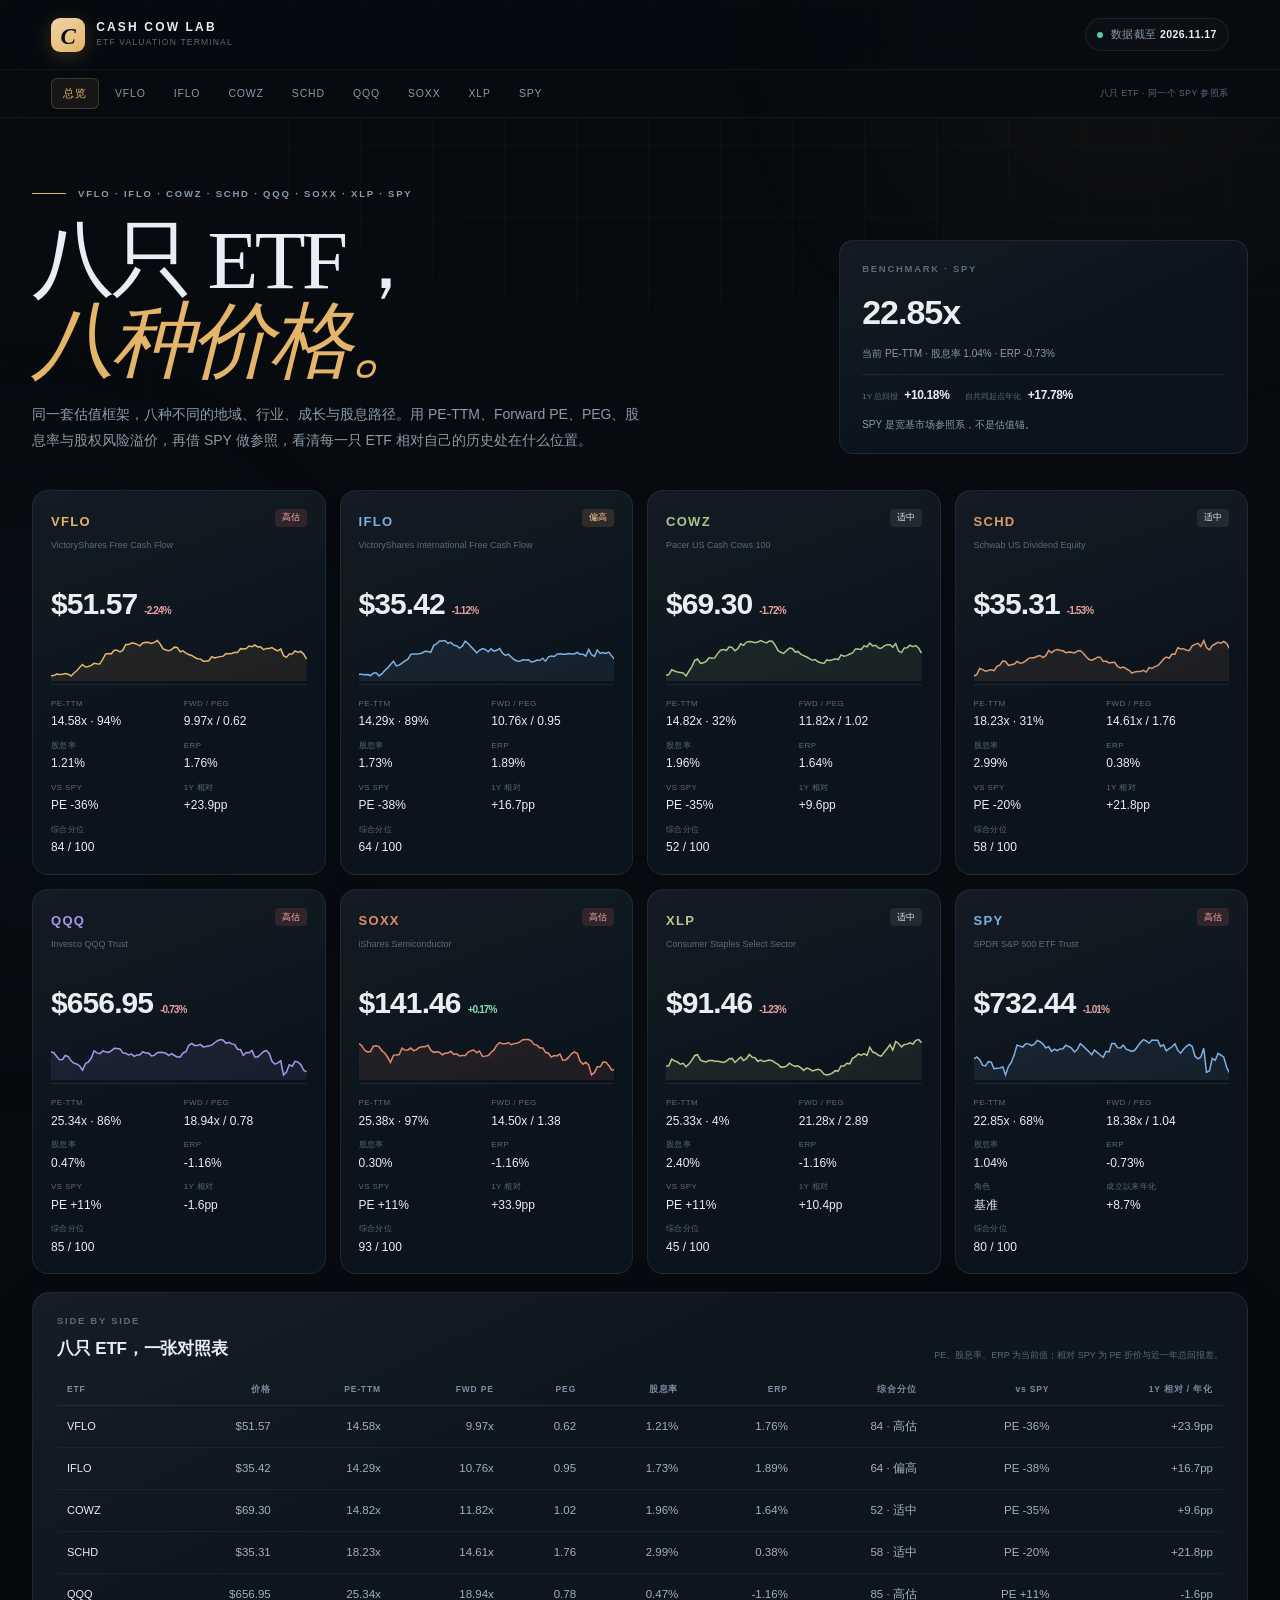
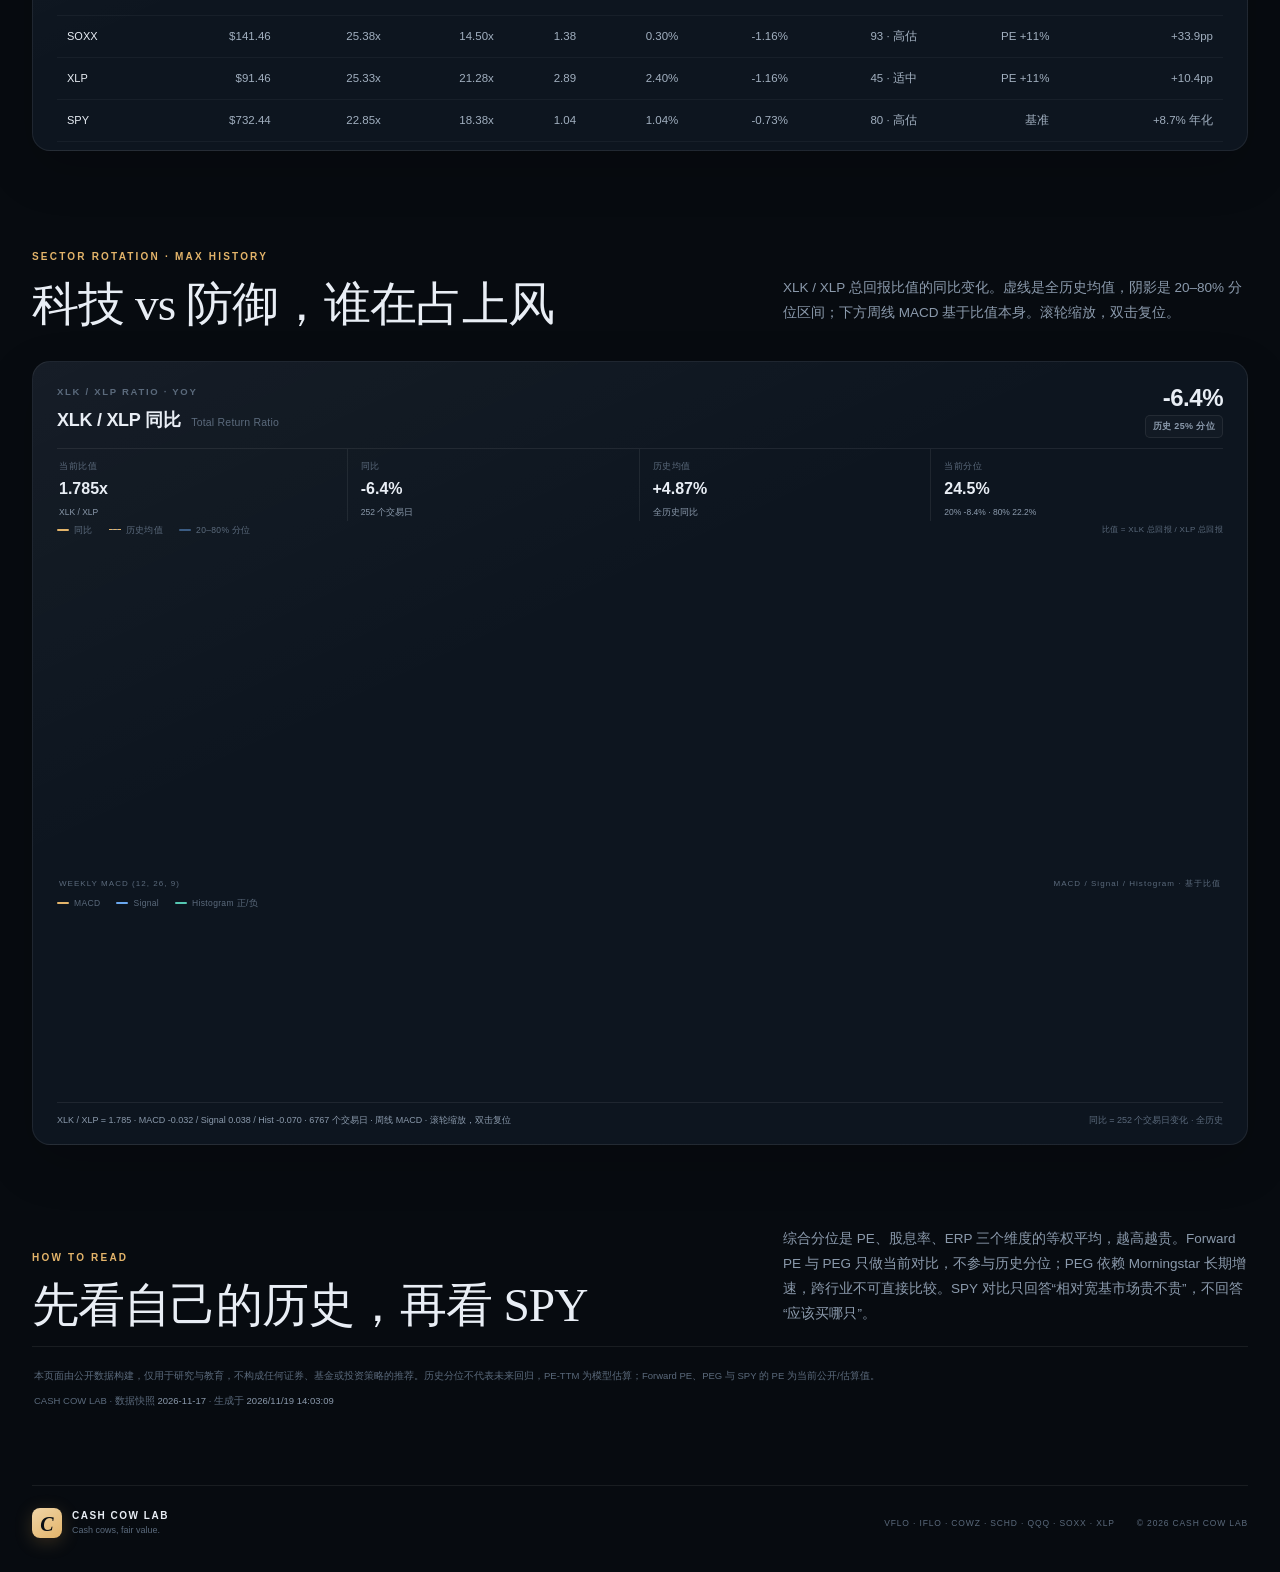
<file: site/index.html>
<!DOCTYPE html>
<html lang="zh-CN">
<head>
<meta charset="utf-8">
<meta name="viewport" content="width=device-width, initial-scale=1">
<meta name="description" content="八只 ETF 的估值罗盘：VFLO、IFLO、COWZ、SCHD、QQQ、SOXX、XLP、SPY 的价格、PE-TTM、Forward PE、PEG、股息率、股权风险溢价，以及与 SPY 的对比。">
<title>八只 ETF，八种价格 · CASH COW LAB</title>
<link rel="icon" href="favicon.svg" type="image/svg+xml">
<link rel="stylesheet" href="styles.css">
</head>
<body data-theme="vflo">
<div class="page-grid" aria-hidden="true"></div>
<div class="ambient ambient-a" aria-hidden="true"></div>
<div class="ambient ambient-b" aria-hidden="true"></div>

<header class="topbar">
  <a class="brand" href="index.html" aria-label="回到总览">
    <span class="brand-mark">C</span>
    <span class="brand-copy"><b>CASH COW LAB</b><small>ETF VALUATION TERMINAL</small></span>
  </a>
  <div class="status-pill"><span class="pulse"></span><span>数据截至 <b id="topAsOf">—</b></span></div>
</header>

<nav class="etf-nav" aria-label="ETF 页面切换">
  <a href="index.html" class="is-active">总览</a>
  <a href="vflo.html">VFLO</a>
  <a href="iflo.html">IFLO</a>
  <a href="cowz.html">COWZ</a>
  <a href="schd.html">SCHD</a>
  <a href="qqq.html">QQQ</a>
  <a href="soxx.html">SOXX</a>
  <a href="xlp.html">XLP</a>
  <a href="spy.html">SPY</a>
  <span class="etf-nav-note">八只 ETF · 同一个 SPY 参照系</span>
</nav>

<main>
  <section class="hub-hero">
    <div>
      <div class="eyebrow"><span class="eyebrow-line"></span>VFLO · IFLO · COWZ · SCHD · QQQ · SOXX · XLP · SPY</div>
      <h1>八只 ETF，<br><em>八种价格。</em></h1>
      <p>同一套估值框架，八种不同的地域、行业、成长与股息路径。用 PE-TTM、Forward PE、PEG、股息率与股权风险溢价，再借 SPY 做参照，看清每一只 ETF 相对自己的历史处在什么位置。</p>
    </div>
    <aside class="hub-spy">
      <span class="micro">BENCHMARK · SPY</span>
      <b id="hubSpyPe">—</b>
      <p>当前 PE-TTM · 股息率 <span id="hubSpyDy">—</span> · ERP <span id="hubSpyErp">—</span></p>
      <div class="mini-row">
        <span>1Y 总回报 <b id="hubSpyRet">—</b></span>
        <span>自共同起点年化 <b id="hubSpyCagr">—</b></span>
      </div>
      <p style="margin-top:10px">SPY 是宽基市场参照系，不是估值锚。</p>
    </aside>
  </section>

  <section class="hub-grid" id="hubGrid" aria-label="八只 ETF 当前快照"></section>

  <section class="hub-table card hub-table-card">
    <div class="hub-table-head">
      <div><span class="micro">SIDE BY SIDE</span><h3>八只 ETF，一张对照表</h3></div>
      <p>PE、股息率、ERP 为当前值；相对 SPY 为 PE 折价与近一年总回报差。</p>
    </div>
    <div class="table-scroll">
      <table>
        <thead><tr><th>ETF</th><th>价格</th><th>PE-TTM</th><th>FWD PE</th><th>PEG</th><th>股息率</th><th>ERP</th><th>综合分位</th><th>vs SPY</th><th>1Y 相对 / 年化</th></tr></thead>
        <tbody id="hubTableBody"></tbody>
      </table>
    </div>
  </section>

  <section id="sector-ratio" class="section">
    <div class="section-head reveal">
      <div><span class="kicker">SECTOR ROTATION · MAX HISTORY</span><h2>科技 vs 防御，谁在占上风</h2></div>
      <p>XLK / XLP 总回报比值的同比变化。虚线是全历史均值，阴影是 20–80% 分位区间；下方周线 MACD 基于比值本身。滚轮缩放，双击复位。</p>
    </div>
    <div class="card chart-card ratio-card reveal">
      <div class="chart-head">
        <div class="chart-title"><span class="micro">XLK / XLP RATIO · YOY</span><h3>XLK / XLP 同比 <small>Total Return Ratio</small></h3></div>
        <div class="chart-read"><b id="ratioRead">—</b><span class="pill" id="ratioPill">—</span></div>
      </div>
      <div class="ratio-stats" id="ratioStats"></div>
      <div class="line-legend ratio-legend">
        <span><i class="swatch gold"></i>同比</span>
        <span><i class="swatch dashed"></i>历史均值</span>
        <span><i class="swatch band"></i>20–80% 分位</span>
        <span class="ratio-note">比值 = XLK 总回报 / XLP 总回报</span>
      </div>
      <div class="chart-wrap chart-ratio"><canvas id="ratioChart"></canvas></div>
      <div class="chart-sub-label"><span>WEEKLY MACD (12, 26, 9)</span><span>MACD / Signal / Histogram · 基于比值</span></div>
      <div class="line-legend macd-legend"><span><i class="swatch gold"></i>MACD</span><span><i class="swatch blue"></i>Signal</span><span><i class="swatch teal"></i>Histogram 正/负</span></div>
      <div class="chart-wrap chart-macd"><canvas id="macdChart"></canvas></div>
      <div class="chart-foot"><span id="ratioFoot">—</span><span>同比 = 252 个交易日变化 · 全历史</span></div>
    </div>
  </section>

  <section class="section">
    <div class="section-head reveal">
      <div><span class="kicker">HOW TO READ</span><h2>先看自己的历史，再看 SPY</h2></div>
      <p>综合分位是 PE、股息率、ERP 三个维度的等权平均，越高越贵。Forward PE 与 PEG 只做当前对比，不参与历史分位；PEG 依赖 Morningstar 长期增速，跨行业不可直接比较。SPY 对比只回答“相对宽基市场贵不贵”，不回答“应该买哪只”。</p>
    </div>
    <div class="disclaimer" style="margin-top:0">
      <p>本页面由公开数据构建，仅用于研究与教育，不构成任何证券、基金或投资策略的推荐。历史分位不代表未来回归，PE-TTM 为模型估算；Forward PE、PEG 与 SPY 的 PE 为当前公开/估算值。</p>
      <p>CASH COW LAB · 数据快照 <b id="hubAsOf">—</b> · 生成于 <b id="hubGenerated">—</b></p>
    </div>
  </section>
</main>

<footer class="site-footer">
  <div class="footer-left"><span class="brand-mark small">C</span><span><b>CASH COW LAB</b><small>Cash cows, fair value.</small></span></div>
  <div class="footer-right"><span>VFLO · IFLO · COWZ · SCHD · QQQ · SOXX · XLP</span><span>© 2026 CASH COW LAB</span></div>
</footer>

<script src="assets/chart.umd.min.js"></script>
<script src="data/hub.js"></script>
<script src="data/xlk_xlp.js"></script>
<script src="hub.js"></script>
<script src="overview.js"></script>
</body>
</html>
</file>
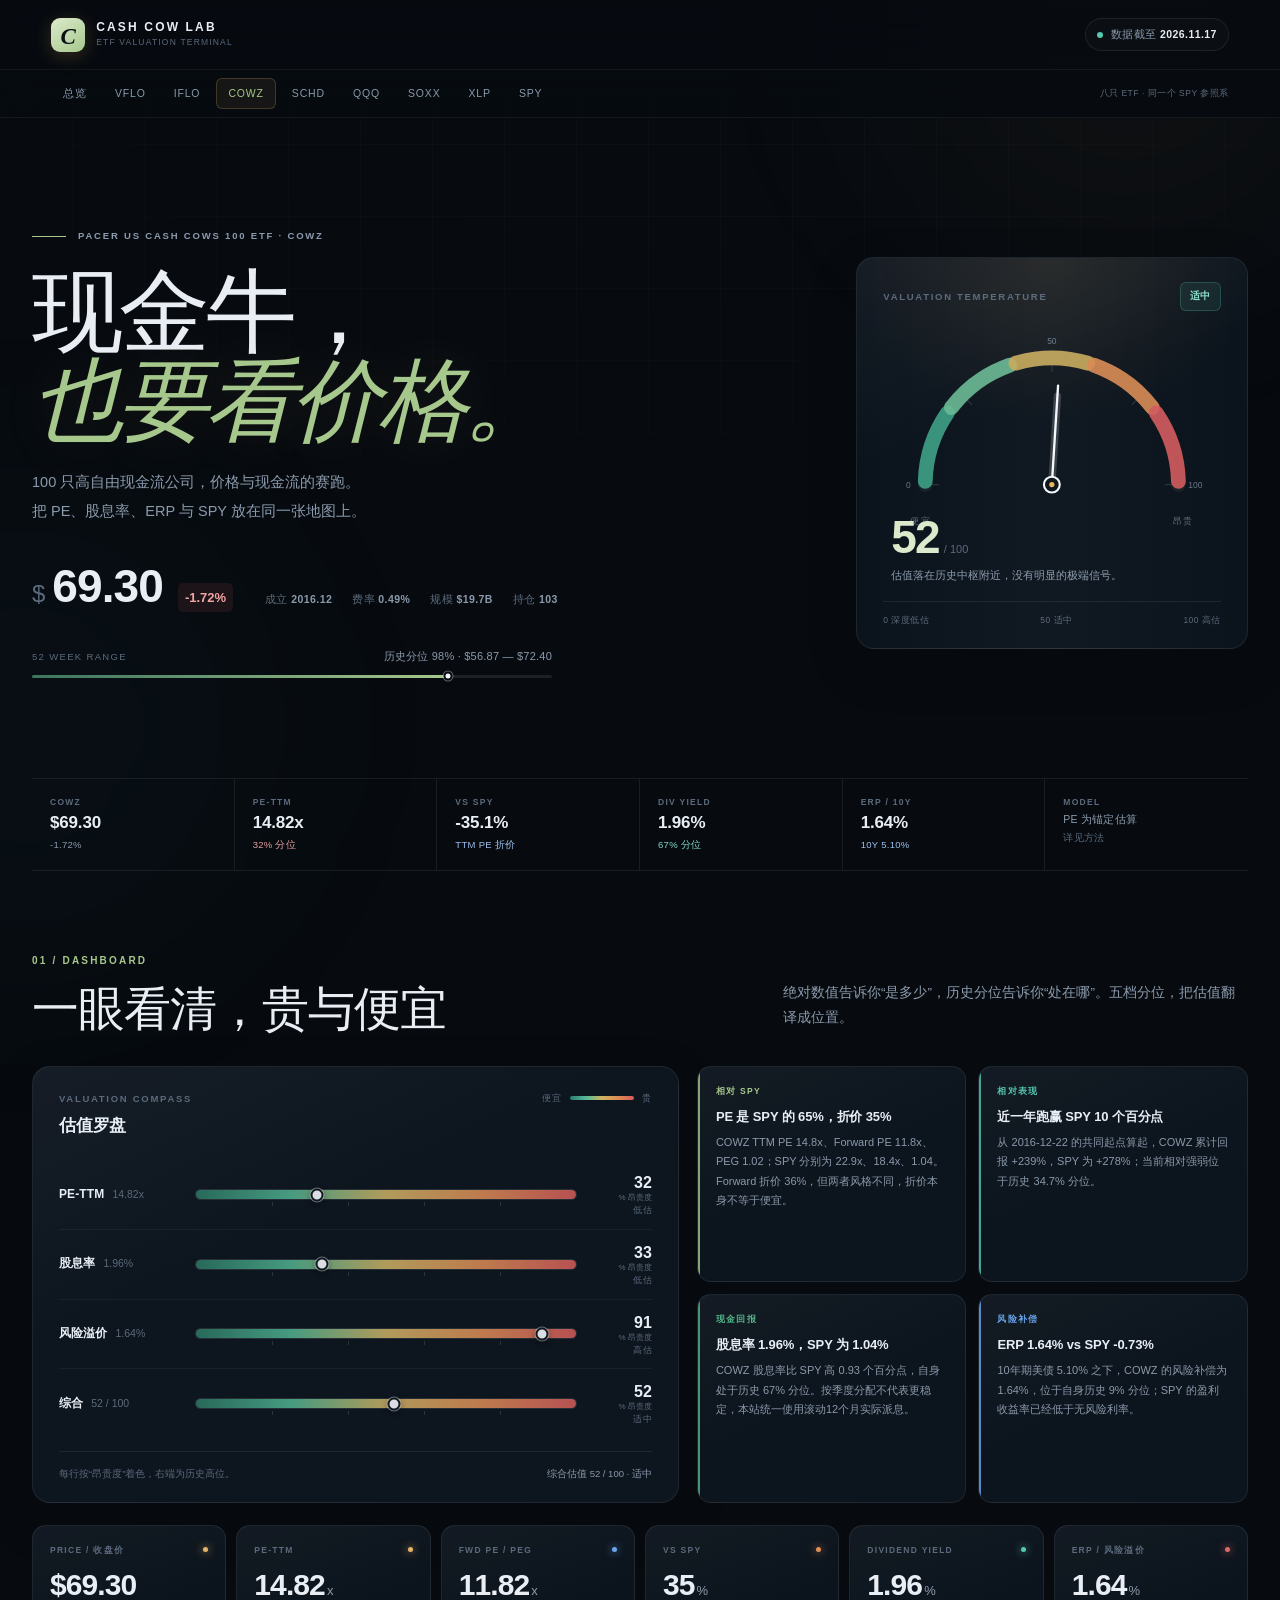
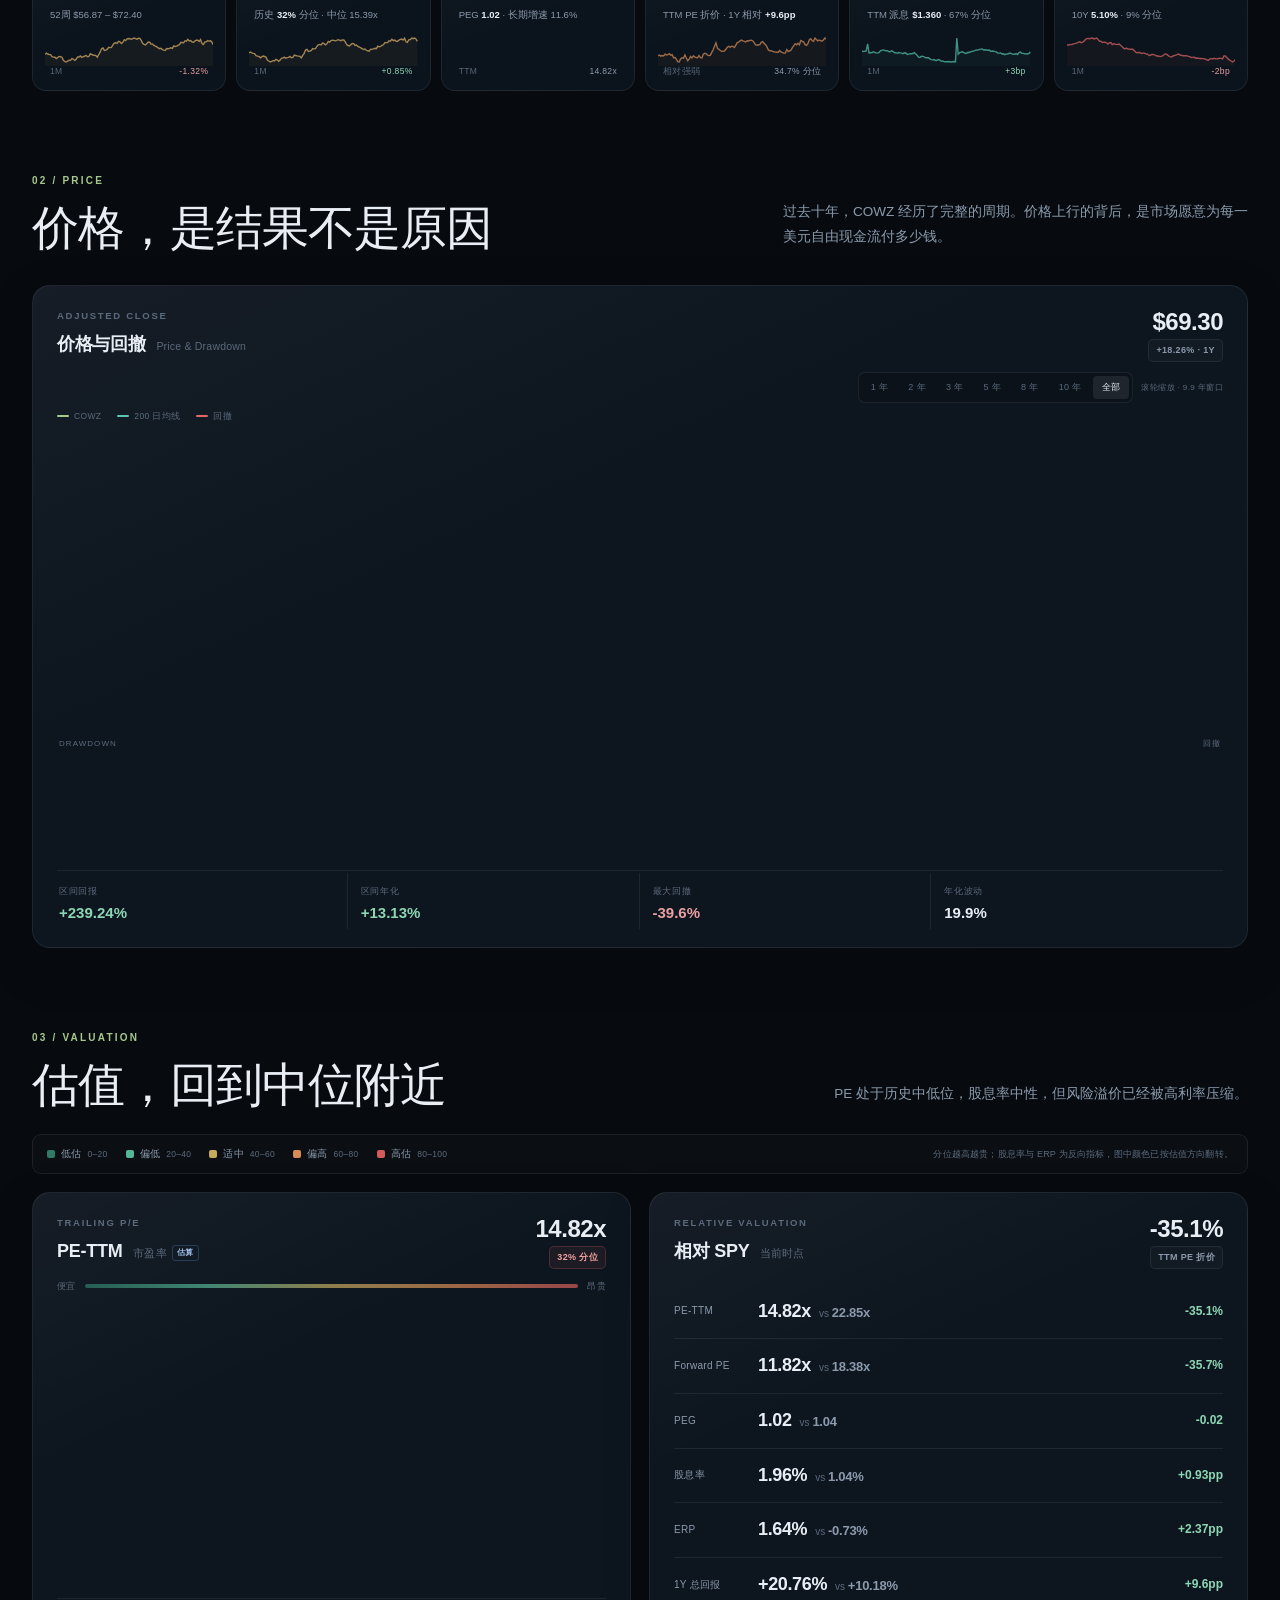
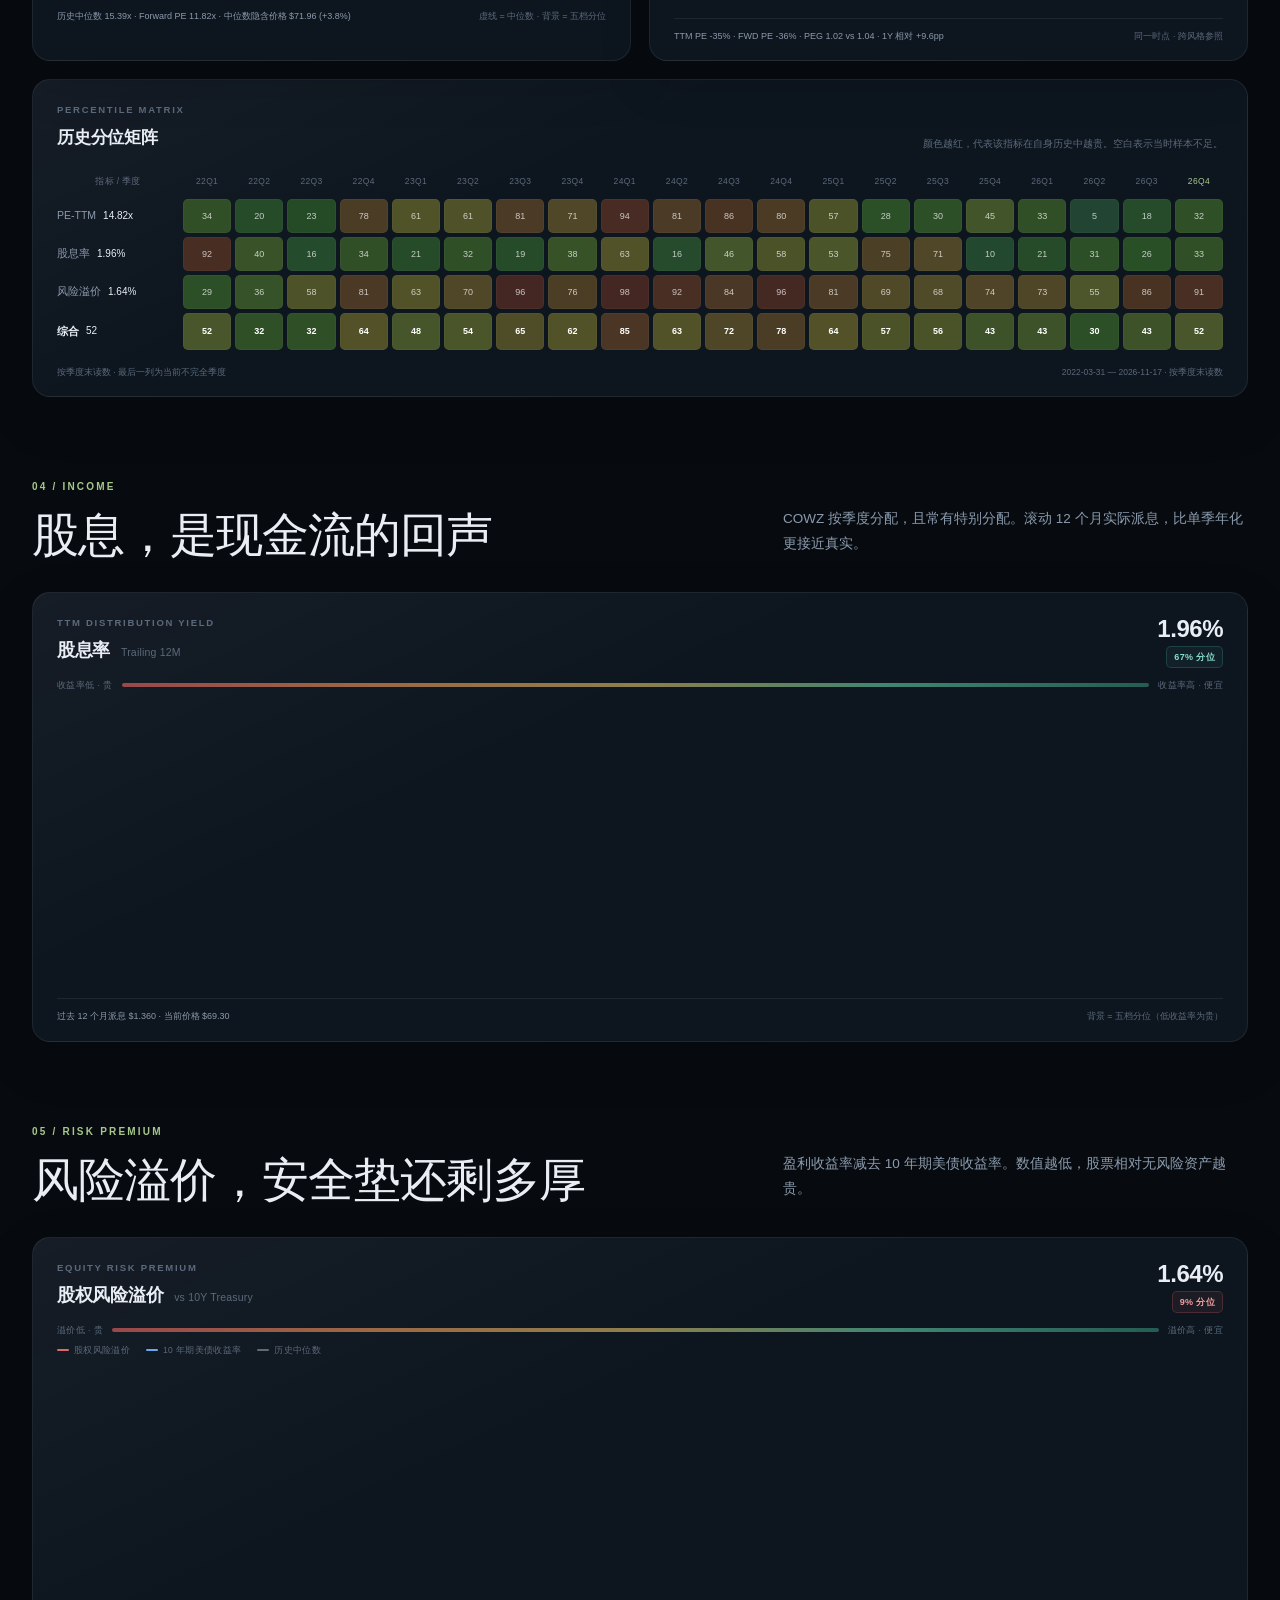
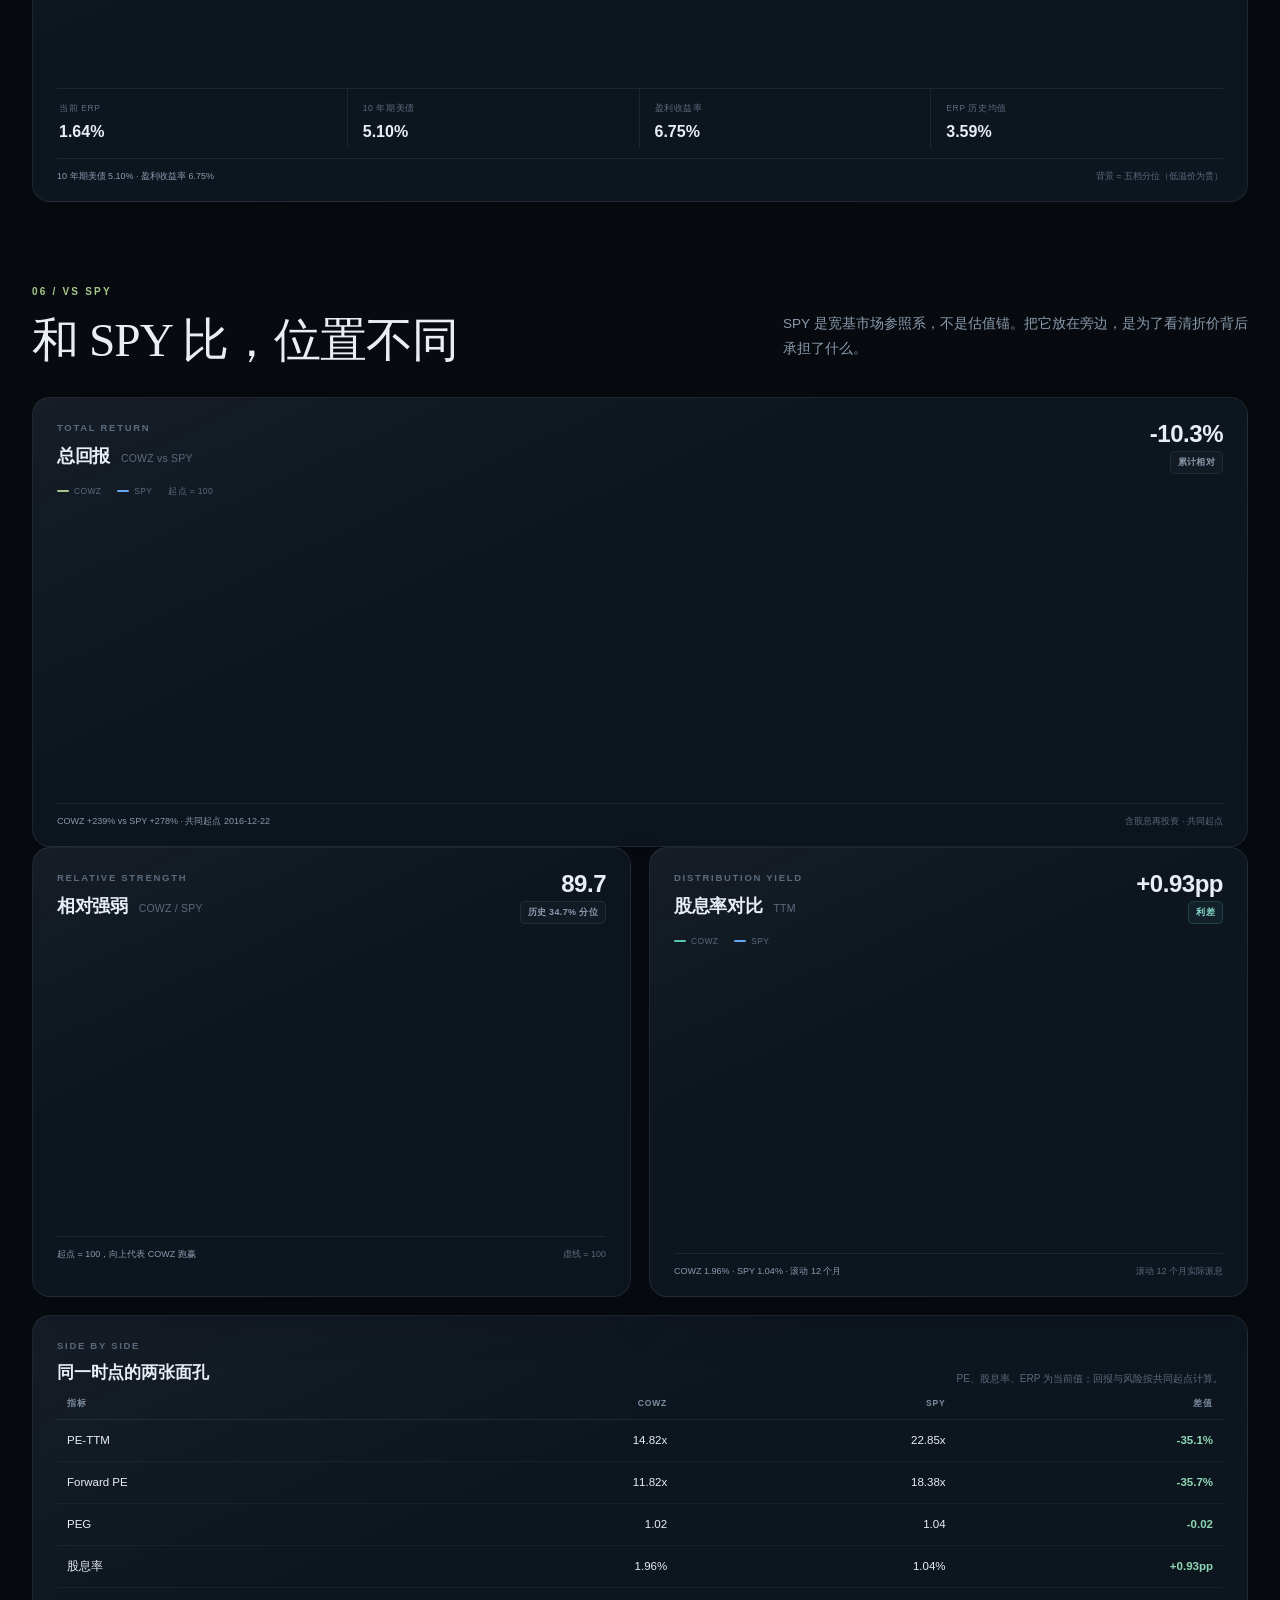
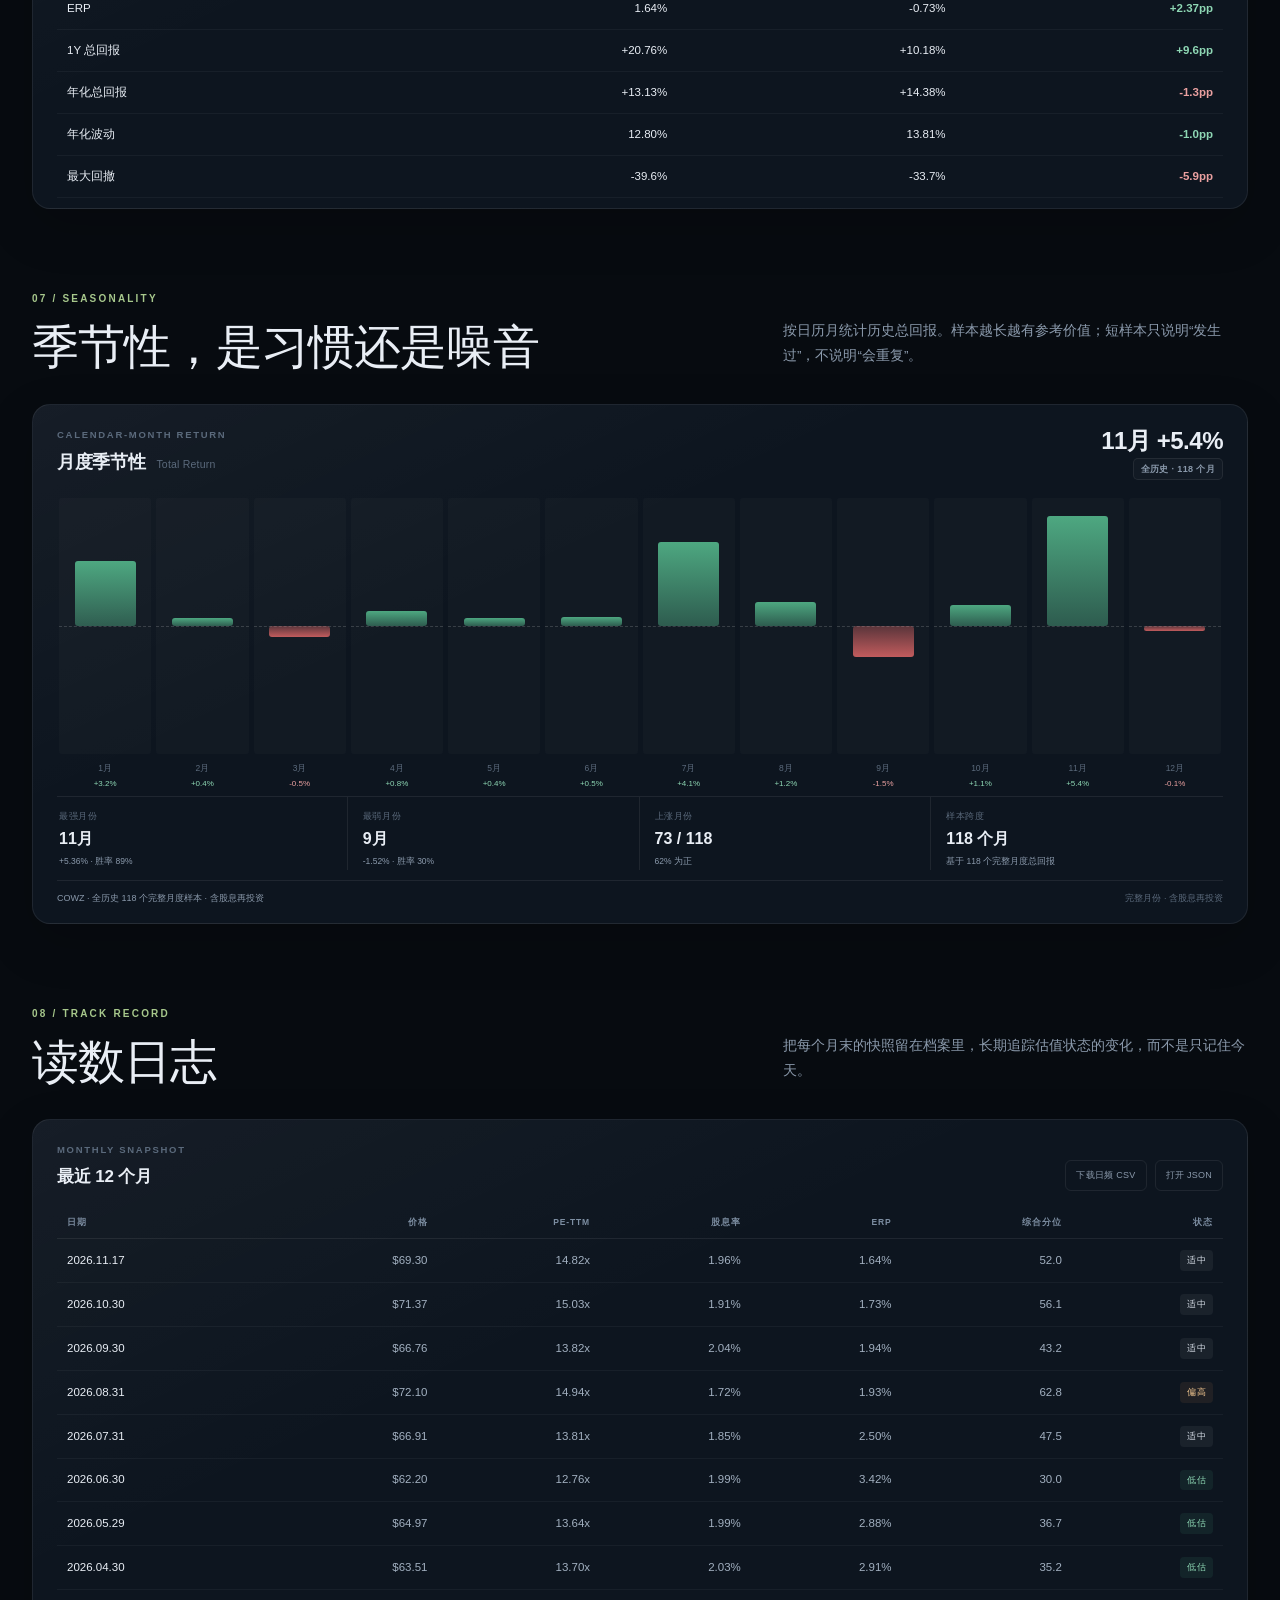
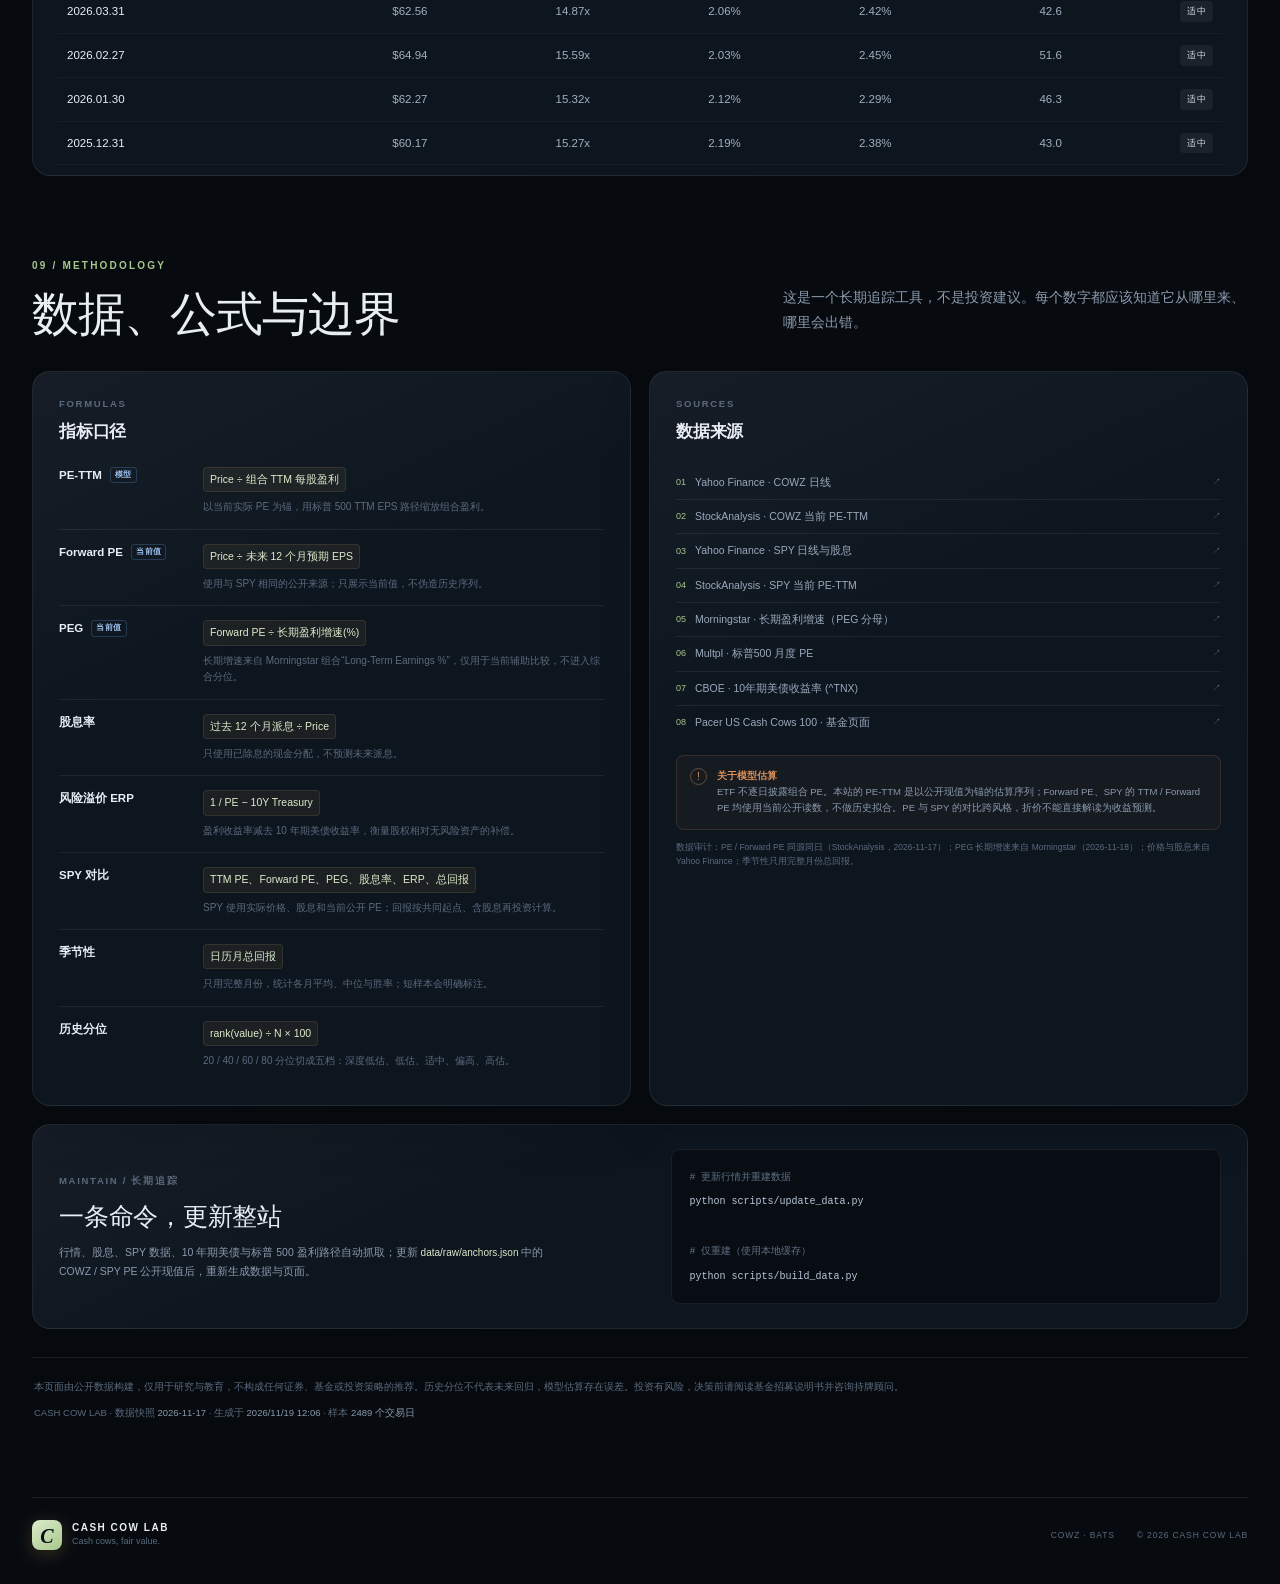
<file: site/cowz.html>
<!DOCTYPE html>
<html lang="zh-CN">
<head>
<meta charset="utf-8">
<meta name="viewport" content="width=device-width, initial-scale=1">
<meta name="description" content="八只 ETF 的估值罗盘：价格、PE-TTM、Forward PE、PEG、股息率、股权风险溢价及与 SPY 的对比。">
<title>ETF 估值罗盘 · CASH COW LAB</title>
<link rel="icon" href="favicon.svg" type="image/svg+xml">
<link rel="stylesheet" href="styles.css">
</head>
<body data-theme="vflo">
<div class="page-grid" aria-hidden="true"></div>
<div class="ambient ambient-a" aria-hidden="true"></div>
<div class="ambient ambient-b" aria-hidden="true"></div>

<header class="topbar">
  <a class="brand" href="#top" aria-label="回到顶部">
    <span class="brand-mark">C</span>
    <span class="brand-copy"><b>CASH COW LAB</b><small>ETF VALUATION TERMINAL</small></span>
  </a>
  <div class="status-pill"><span class="pulse"></span><span>数据截至 <b id="topAsOf">—</b></span></div>
</header>

<nav class="etf-nav" aria-label="ETF 页面切换">
  <a href="index.html" data-ticker="HUB">总览</a>
  <a href="vflo.html" data-ticker="VFLO">VFLO</a>
  <a href="iflo.html" data-ticker="IFLO">IFLO</a>
  <a href="cowz.html" data-ticker="COWZ">COWZ</a>
  <a href="schd.html" data-ticker="SCHD">SCHD</a>
  <a href="qqq.html" data-ticker="QQQ">QQQ</a>
  <a href="soxx.html" data-ticker="SOXX">SOXX</a>
  <a href="xlp.html" data-ticker="XLP">XLP</a>
  <a href="spy.html" data-ticker="SPY">SPY</a>
  <span class="etf-nav-note">八只 ETF · 同一个 SPY 参照系</span>
</nav>

<main id="top">
  <section class="hero">
    <div class="hero-copy">
      <div class="eyebrow"><span class="eyebrow-line"></span><span id="heroEyebrow">—</span></div>
      <h1 id="heroTitle">—</h1>
      <p class="lede" id="heroLede">—</p>
      <div class="hero-price-row">
        <div class="hero-price"><span class="cur">$</span><b id="heroPrice">—</b><span class="chg" id="heroChange">—</span></div>
        <div class="hero-facts">
          <span>成立 <b id="factInception">—</b></span>
          <span>费率 <b id="factExpense">—</b></span>
          <span>规模 <b id="factAum">—</b></span>
          <span>持仓 <b id="factHoldings">—</b></span>
        </div>
      </div>
      <div class="range-block">
        <div class="range-label"><span>52 WEEK RANGE</span><b id="rangeText">—</b></div>
        <div class="range-track"><div class="range-fill" id="rangeFill"></div><div class="range-dot" id="rangeDot"></div></div>
      </div>
    </div>

    <aside class="hero-gauge card" aria-label="综合估值分位">
      <div class="gauge-top">
        <span class="micro">VALUATION TEMPERATURE</span>
        <span class="badge badge-red" id="regimeBadge">—</span>
      </div>
      <svg class="gauge" viewBox="0 0 320 212" role="img" aria-labelledby="gaugeTitle">
        <title id="gaugeTitle">综合估值分位仪表盘</title>
        <g id="gaugeSegments"></g>
        <g class="gauge-ticks" id="gaugeTicks"></g>
        <g class="needle" id="gaugeNeedle">
          <line x1="160" y1="156" x2="160" y2="62" stroke="#f4f7fb" stroke-width="2.2" stroke-linecap="round"/>
          <line x1="160" y1="156" x2="160" y2="72" stroke="rgba(244,247,251,.18)" stroke-width="7" stroke-linecap="round"/>
        </g>
        <circle cx="160" cy="156" r="7.5" fill="#0b1119" stroke="#f4f7fb" stroke-width="2"/>
        <circle cx="160" cy="156" r="2.5" fill="#e8b45a"/>
        <text x="26" y="193" class="gauge-end">便宜</text>
        <text x="294" y="193" class="gauge-end" text-anchor="end">昂贵</text>
      </svg>
      <div class="gauge-reading">
        <div class="gauge-score"><b id="gaugeScore">—</b><span>/ 100</span></div>
        <p id="gaugeVerdict">正在读取历史分位…</p>
      </div>
      <div class="gauge-scale"><span>0 深度低估</span><span>50 适中</span><span>100 高估</span></div>
    </aside>
  </section>

  <section class="ticker-strip" aria-label="实时指标摘要">
    <div class="tick"><span id="tickTicker">—</span><b id="tickPrice">—</b><em id="tickChg">—</em></div>
    <div class="tick"><span>PE-TTM</span><b id="tickPe">—</b><em class="tone-red" id="tickPePct">—</em></div>
    <div class="tick" id="tickSpy"><span>VS SPY</span><b id="tickSpyDiscount">—</b><em class="tone-blue" id="tickSpyLabel">TTM PE 折价</em></div>
    <div class="tick"><span>DIV YIELD</span><b id="tickDy">—</b><em class="tone-teal" id="tickDyPct">—</em></div>
    <div class="tick"><span>ERP / 10Y</span><b id="tickErp">—</b><em class="tone-blue" id="tickUst">—</em></div>
    <div class="tick tick-note"><span>MODEL</span><b>PE 为锚定估算</b><em>详见方法</em></div>
  </section>

  <section id="overview" class="section">
    <div class="section-head reveal">
      <div><span class="kicker">01 / DASHBOARD</span><h2>一眼看清，贵与便宜</h2></div>
      <p>绝对数值告诉你“是多少”，历史分位告诉你“处在哪”。五档分位，把估值翻译成位置。</p>
    </div>

    <div class="overview-grid">
      <div class="card compass-card reveal">
        <div class="card-head">
          <div><span class="micro">VALUATION COMPASS</span><h3>估值罗盘</h3></div>
          <div class="compass-legend"><span>便宜</span><i></i><span>贵</span></div>
        </div>
        <div class="compass-list" id="compassList"></div>
        <div class="compass-foot">
          <span>每行按“昂贵度”着色，右端为历史高位。</span>
          <span id="compassFootNote">—</span>
        </div>
      </div>

      <div class="insight-stack reveal" id="insightStack"></div>
    </div>
  </section>

  <section class="section metrics-section">
    <div class="metric-grid" id="metricCards"></div>
  </section>

  <section id="price" class="section">
    <div class="section-head reveal">
      <div><span class="kicker">02 / PRICE</span><h2 id="priceHead">—</h2></div>
      <p id="priceSub">—</p>
    </div>
    <div class="card chart-card chart-card-wide reveal">
      <div class="chart-head">
        <div class="chart-title"><span class="micro">ADJUSTED CLOSE</span><h3>价格与回撤 <small>Price &amp; Drawdown</small></h3></div>
        <div class="chart-read"><b id="priceRead">—</b><span class="pill" id="priceReadSub">—</span></div>
      </div>
      <div class="range-tools">
        <div class="range-tabs" id="rangeTabs" role="group" aria-label="时间范围"></div>
        <span class="range-hint" id="rangeHint">滚轮缩放</span>
      </div>
      <div class="line-legend"><span><i class="swatch gold"></i><span id="priceLegendTicker">— 收盘价</span></span><span><i class="swatch teal"></i>200 日均线</span><span><i class="swatch red"></i>回撤</span></div>
      <div class="chart-wrap chart-price"><canvas id="priceChart"></canvas></div>
      <div class="chart-sub-label"><span>DRAWDOWN</span><span>回撤</span></div>
      <div class="chart-wrap chart-dd"><canvas id="ddChart"></canvas></div>
      <div class="mini-stats" id="priceStats"></div>
    </div>
  </section>

  <section id="valuation" class="section">
    <div class="section-head reveal">
      <div><span class="kicker">03 / VALUATION</span><h2 id="valHead">—</h2></div>
      <p id="valSub">—</p>
    </div>

    <div class="zone-legend reveal">
      <span><i class="zone-dot z0"></i>低估 <b>0–20</b></span>
      <span><i class="zone-dot z1"></i>偏低 <b>20–40</b></span>
      <span><i class="zone-dot z2"></i>适中 <b>40–60</b></span>
      <span><i class="zone-dot z3"></i>偏高 <b>60–80</b></span>
      <span><i class="zone-dot z4"></i>高估 <b>80–100</b></span>
      <em>分位越高越贵；股息率与 ERP 为反向指标，图中颜色已按估值方向翻转。</em>
    </div>

    <div class="chart-grid">
      <div class="card chart-card reveal">
        <div class="chart-head">
          <div class="chart-title"><span class="micro">TRAILING P/E</span><h3>PE-TTM <small>市盈率</small><span class="tag-model">估算</span></h3></div>
          <div class="chart-read"><b id="peRead">—</b><span class="pill badge-red" id="pePill">—</span></div>
        </div>
        <div class="band-legend"><span>便宜</span><div class="band-gradient"></div><span>昂贵</span></div>
        <div class="chart-wrap chart-mid"><canvas id="peChart"></canvas></div>
        <div class="chart-foot"><span id="peFoot">—</span><span>虚线 = 中位数 · 背景 = 五档分位</span></div>
      </div>

      <div class="card chart-card spy-compare-card reveal">
        <div class="chart-head">
          <div class="chart-title"><span class="micro">RELATIVE VALUATION</span><h3>相对 SPY <small>当前时点</small></h3></div>
          <div class="chart-read"><b id="spyPeDiscount">—</b><span class="pill badge-blue" id="spyPeLabel">TTM PE 折价</span></div>
        </div>
        <div class="compare-list" id="spyCompareList"></div>
        <div class="chart-foot"><span id="spyCompareFoot">—</span><span>同一时点 · 跨风格参照</span></div>
      </div>
    </div>

    <div class="card heatmap-card reveal">
      <div class="card-head">
        <div><span class="micro">PERCENTILE MATRIX</span><h3>历史分位矩阵</h3></div>
        <p>颜色越红，代表该指标在自身历史中越贵。空白表示当时样本不足。</p>
      </div>
      <div class="heatmap-scroll"><div class="heatmap" id="heatmap"></div></div>
      <div class="heatmap-foot"><span>按季度末读数 · 最后一列为当前不完全季度</span><span id="heatmapNote">—</span></div>
    </div>
  </section>

  <section id="income" class="section">
    <div class="section-head reveal">
      <div><span class="kicker">04 / INCOME</span><h2 id="incomeHead">—</h2></div>
      <p id="incomeSub">—</p>
    </div>
    <div class="card chart-card chart-card-wide reveal">
      <div class="chart-head">
        <div class="chart-title"><span class="micro">TTM DISTRIBUTION YIELD</span><h3>股息率 <small>Trailing 12M</small></h3></div>
        <div class="chart-read"><b id="dyRead">—</b><span class="pill tone-teal" id="dyPill">—</span></div>
      </div>
      <div class="band-legend reverse"><span>收益率低 · 贵</span><div class="band-gradient reverse"></div><span>收益率高 · 便宜</span></div>
      <div class="chart-wrap chart-mid"><canvas id="dyChart"></canvas></div>
      <div class="chart-foot"><span id="dyFoot">—</span><span>背景 = 五档分位（低收益率为贵）</span></div>
    </div>
  </section>

  <section id="risk" class="section">
    <div class="section-head reveal">
      <div><span class="kicker">05 / RISK PREMIUM</span><h2>风险溢价，安全垫还剩多厚</h2></div>
      <p>盈利收益率减去 10 年期美债收益率。数值越低，股票相对无风险资产越贵。</p>
    </div>
    <div class="card chart-card chart-card-wide reveal">
      <div class="chart-head">
        <div class="chart-title"><span class="micro">EQUITY RISK PREMIUM</span><h3>股权风险溢价 <small>vs 10Y Treasury</small></h3></div>
        <div class="chart-read"><b id="erpRead">—</b><span class="pill badge-red" id="erpPill">—</span></div>
      </div>
      <div class="band-legend reverse"><span>溢价低 · 贵</span><div class="band-gradient reverse"></div><span>溢价高 · 便宜</span></div>
      <div class="line-legend"><span><i class="swatch red"></i>股权风险溢价</span><span><i class="swatch blue"></i>10 年期美债收益率</span><span><i class="swatch dim"></i>历史中位数</span></div>
      <div class="chart-wrap chart-erp"><canvas id="erpChart"></canvas></div>
      <div class="risk-strip" id="riskStrip"></div>
      <div class="chart-foot"><span id="erpFoot">—</span><span>背景 = 五档分位（低溢价为贵）</span></div>
    </div>
  </section>

  <section id="spy" class="section">
    <div class="section-head reveal">
      <div><span class="kicker">06 / VS SPY</span><h2>和 SPY 比，位置不同</h2></div>
      <p>SPY 是宽基市场参照系，不是估值锚。把它放在旁边，是为了看清折价背后承担了什么。</p>
    </div>

    <div class="card chart-card chart-card-wide reveal">
      <div class="chart-head">
        <div class="chart-title"><span class="micro">TOTAL RETURN</span><h3>总回报 <small><span id="perfTitleTicker">—</span> vs SPY</small></h3></div>
        <div class="chart-read"><b id="relativePerfRead">—</b><span class="pill badge-teal" id="relativePerfPill">—</span></div>
      </div>
      <div class="line-legend"><span><i class="swatch gold"></i><span id="perfLegendTicker">—</span></span><span><i class="swatch blue"></i>SPY</span><span>起点 = 100</span></div>
      <div class="chart-wrap chart-mid"><canvas id="relativePerfChart"></canvas></div>
      <div class="chart-foot"><span id="relativePerfFoot">—</span><span>含股息再投资 · 共同起点</span></div>
    </div>

    <div class="chart-grid">
      <div class="card chart-card reveal">
        <div class="chart-head">
          <div class="chart-title"><span class="micro">RELATIVE STRENGTH</span><h3>相对强弱 <small><span id="relativeTicker">—</span> / SPY</small></h3></div>
          <div class="chart-read"><b id="relativeRead">—</b><span class="pill" id="relativePill">—</span></div>
        </div>
        <div class="chart-wrap chart-mid"><canvas id="relativeChart"></canvas></div>
        <div class="chart-foot"><span id="relativeFoot">—</span><span>虚线 = 100</span></div>
      </div>

      <div class="card chart-card reveal">
        <div class="chart-head">
          <div class="chart-title"><span class="micro">DISTRIBUTION YIELD</span><h3>股息率对比 <small>TTM</small></h3></div>
          <div class="chart-read"><b id="spyYieldRead">—</b><span class="pill tone-teal">利差</span></div>
        </div>
        <div class="line-legend"><span><i class="swatch teal"></i><span id="yieldLegendTicker">—</span></span><span><i class="swatch blue"></i>SPY</span></div>
        <div class="chart-wrap chart-mid"><canvas id="spyYieldChart"></canvas></div>
        <div class="chart-foot"><span id="spyYieldFoot">—</span><span>滚动 12 个月实际派息</span></div>
      </div>
    </div>

    <div class="card spy-table-card reveal">
      <div class="card-head">
        <div><span class="micro">SIDE BY SIDE</span><h3>同一时点的两张面孔</h3></div>
        <p>PE、股息率、ERP 为当前值；回报与风险按共同起点计算。</p>
      </div>
      <div class="table-scroll">
        <table class="spy-table">
          <thead><tr><th>指标</th><th id="spyEtfHeader">ETF</th><th>SPY</th><th>差值</th></tr></thead>
          <tbody id="spyTableBody"></tbody>
        </table>
      </div>
    </div>
  </section>

  <section id="seasonality" class="section">
    <div class="section-head reveal">
      <div><span class="kicker">07 / SEASONALITY</span><h2>季节性，是习惯还是噪音</h2></div>
      <p>按日历月统计历史总回报。样本越长越有参考价值；短样本只说明“发生过”，不说明“会重复”。</p>
    </div>
    <div class="card chart-card chart-card-wide reveal">
      <div class="chart-head">
        <div class="chart-title"><span class="micro">CALENDAR-MONTH RETURN</span><h3>月度季节性 <small>Total Return</small></h3></div>
        <div class="chart-read"><b id="seasonRead">—</b><span class="pill" id="seasonPill">—</span></div>
      </div>
      <div class="chart-wrap chart-season"><div class="season-bars" id="seasonBars"></div></div>
      <div class="season-strip" id="seasonStrip"></div>
      <div class="chart-foot"><span id="seasonFoot">—</span><span>完整月份 · 含股息再投资</span></div>
    </div>
  </section>

  <section class="section">
    <div class="section-head reveal">
      <div><span class="kicker">08 / TRACK RECORD</span><h2>读数日志</h2></div>
      <p>把每个月末的快照留在档案里，长期追踪估值状态的变化，而不是只记住今天。</p>
    </div>
    <div class="card table-card reveal">
      <div class="table-toolbar">
        <div><span class="micro">MONTHLY SNAPSHOT</span><h3>最近 12 个月</h3></div>
        <div class="table-actions">
          <a class="ghost-btn" id="csvLink" href="data/vflo_daily.csv" download>下载日频 CSV</a>
          <a class="ghost-btn" id="jsonLink" href="data.json" target="_blank" rel="noopener">打开 JSON</a>
        </div>
      </div>
      <div class="table-scroll">
        <table>
          <thead><tr><th>日期</th><th>价格</th><th>PE-TTM</th><th>股息率</th><th>ERP</th><th>综合分位</th><th>状态</th></tr></thead>
          <tbody id="logBody"></tbody>
        </table>
      </div>
    </div>
  </section>

  <section id="method" class="section method-section">
    <div class="section-head reveal">
      <div><span class="kicker">09 / METHODOLOGY</span><h2>数据、公式与边界</h2></div>
      <p>这是一个长期追踪工具，不是投资建议。每个数字都应该知道它从哪里来、哪里会出错。</p>
    </div>

    <div class="method-grid">
      <div class="card method-card reveal">
        <div class="card-head"><div><span class="micro">FORMULAS</span><h3>指标口径</h3></div></div>
        <dl class="formula-list">
          <div><dt>PE-TTM <span class="tag-model">模型</span></dt><dd><code>Price ÷ 组合 TTM 每股盈利</code><p>以当前实际 PE 为锚，用标普 500 TTM EPS 路径缩放组合盈利。</p></div>
          <div><dt>Forward PE <span class="tag-model">当前值</span></dt><dd><code>Price ÷ 未来 12 个月预期 EPS</code><p>使用与 SPY 相同的公开来源；只展示当前值，不伪造历史序列。</p></div>
          <div><dt>PEG <span class="tag-model">当前值</span></dt><dd><code>Forward PE ÷ 长期盈利增速(%)</code><p>长期增速来自 Morningstar 组合“Long-Term Earnings %”，仅用于当前辅助比较，不进入综合分位。</p></div>
          <div><dt>股息率</dt><dd><code>过去 12 个月派息 ÷ Price</code><p>只使用已除息的现金分配，不预测未来派息。</p></div>
          <div><dt>风险溢价 ERP</dt><dd><code>1 / PE − 10Y Treasury</code><p>盈利收益率减去 10 年期美债收益率，衡量股权相对无风险资产的补偿。</p></div>
          <div><dt>SPY 对比</dt><dd><code>TTM PE、Forward PE、PEG、股息率、ERP、总回报</code><p>SPY 使用实际价格、股息和当前公开 PE；回报按共同起点、含股息再投资计算。</p></div>
          <div><dt>季节性</dt><dd><code>日历月总回报</code><p>只用完整月份，统计各月平均、中位与胜率；短样本会明确标注。</p></div>
          <div><dt>历史分位</dt><dd><code>rank(value) ÷ N × 100</code><p>20 / 40 / 60 / 80 分位切成五档：深度低估、低估、适中、偏高、高估。</p></div>
        </dl>
      </div>

      <div class="card method-card reveal">
        <div class="card-head"><div><span class="micro">SOURCES</span><h3>数据来源</h3></div></div>
        <ul class="source-list" id="sourceList"></ul>
        <div class="model-warning">
          <span class="warn-icon">!</span>
          <p><b>关于模型估算</b><br>ETF 不逐日披露组合 PE。本站的 PE-TTM 是以公开现值为锚的估算序列；Forward PE、SPY 的 TTM / Forward PE 均使用当前公开读数，不做历史拟合。PE 与 SPY 的对比跨风格，折价不能直接解读为收益预测。</p>
        </div>
        <p class="audit-note" id="auditNote">数据审计：PE / Forward PE 同源同日（StockAnalysis）；PEG 长期增速来自 Morningstar；价格与股息来自 Yahoo Finance；季节性只用完整月份总回报。</p>
      </div>
    </div>

    <div class="card ops-card reveal">
      <div class="ops-copy">
        <span class="micro">MAINTAIN / 长期追踪</span>
        <h3>一条命令，更新整站</h3>
        <p>行情、股息、SPY 数据、10 年期美债与标普 500 盈利路径自动抓取；更新 <code>data/raw/anchors.json</code> 中的 <span id="opsTickers">—</span> / SPY PE 公开现值后，重新生成数据与页面。</p>
      </div>
      <pre><code><span class="c"># 更新行情并重建数据</span>
python scripts/update_data.py

<span class="c"># 仅重建（使用本地缓存）</span>
python scripts/build_data.py</code></pre>
    </div>

    <div class="disclaimer">
      <p>本页面由公开数据构建，仅用于研究与教育，不构成任何证券、基金或投资策略的推荐。历史分位不代表未来回归，模型估算存在误差。投资有风险，决策前请阅读基金招募说明书并咨询持牌顾问。</p>
      <p>CASH COW LAB · 数据快照 <b id="footAsOf">—</b> · 生成于 <b id="footGenerated">—</b> · 样本 <b id="footObs">—</b></p>
    </div>
  </section>
</main>

<footer class="site-footer">
  <div class="footer-left"><span class="brand-mark small">C</span><span><b>CASH COW LAB</b><small>Cash cows, fair value.</small></span></div>
  <div class="footer-right"><span id="footerTicker">—</span><span>© 2026 CASH COW LAB</span></div>
</footer>

<script src="data/cowz.js"></script>
<script src="assets/chart.umd.min.js"></script>
<script>window.PAGE_CONFIG = {"ticker": "COWZ", "theme": "cowz", "name": "Pacer US Cash Cows 100 ETF", "csv": "data/cowz_daily.csv", "eyebrow": "PACER US CASH COWS 100 ETF · COWZ", "hero_title": "现金牛，<br><em>也要看价格。</em>", "hero_lede": "100 只高自由现金流公司，价格与现金流的赛跑。<br>把 PE、股息率、ERP 与 SPY 放在同一张地图上。", "price_head": "价格，是结果不是原因", "price_sub": "过去十年，COWZ 经历了完整的周期。价格上行的背后，是市场愿意为每一美元自由现金流付多少钱。", "val_head": "估值，回到中位附近", "val_sub": "PE 处于历史中低位，股息率中性，但风险溢价已经被高利率压缩。", "income_head": "股息，是现金流的回声", "income_sub": "COWZ 按季度分配，且常有特别分配。滚动 12 个月实际派息，比单季年化更接近真实。", "is_benchmark": false};</script>
<script src="app.js"></script>
</body>
</html>
</file>
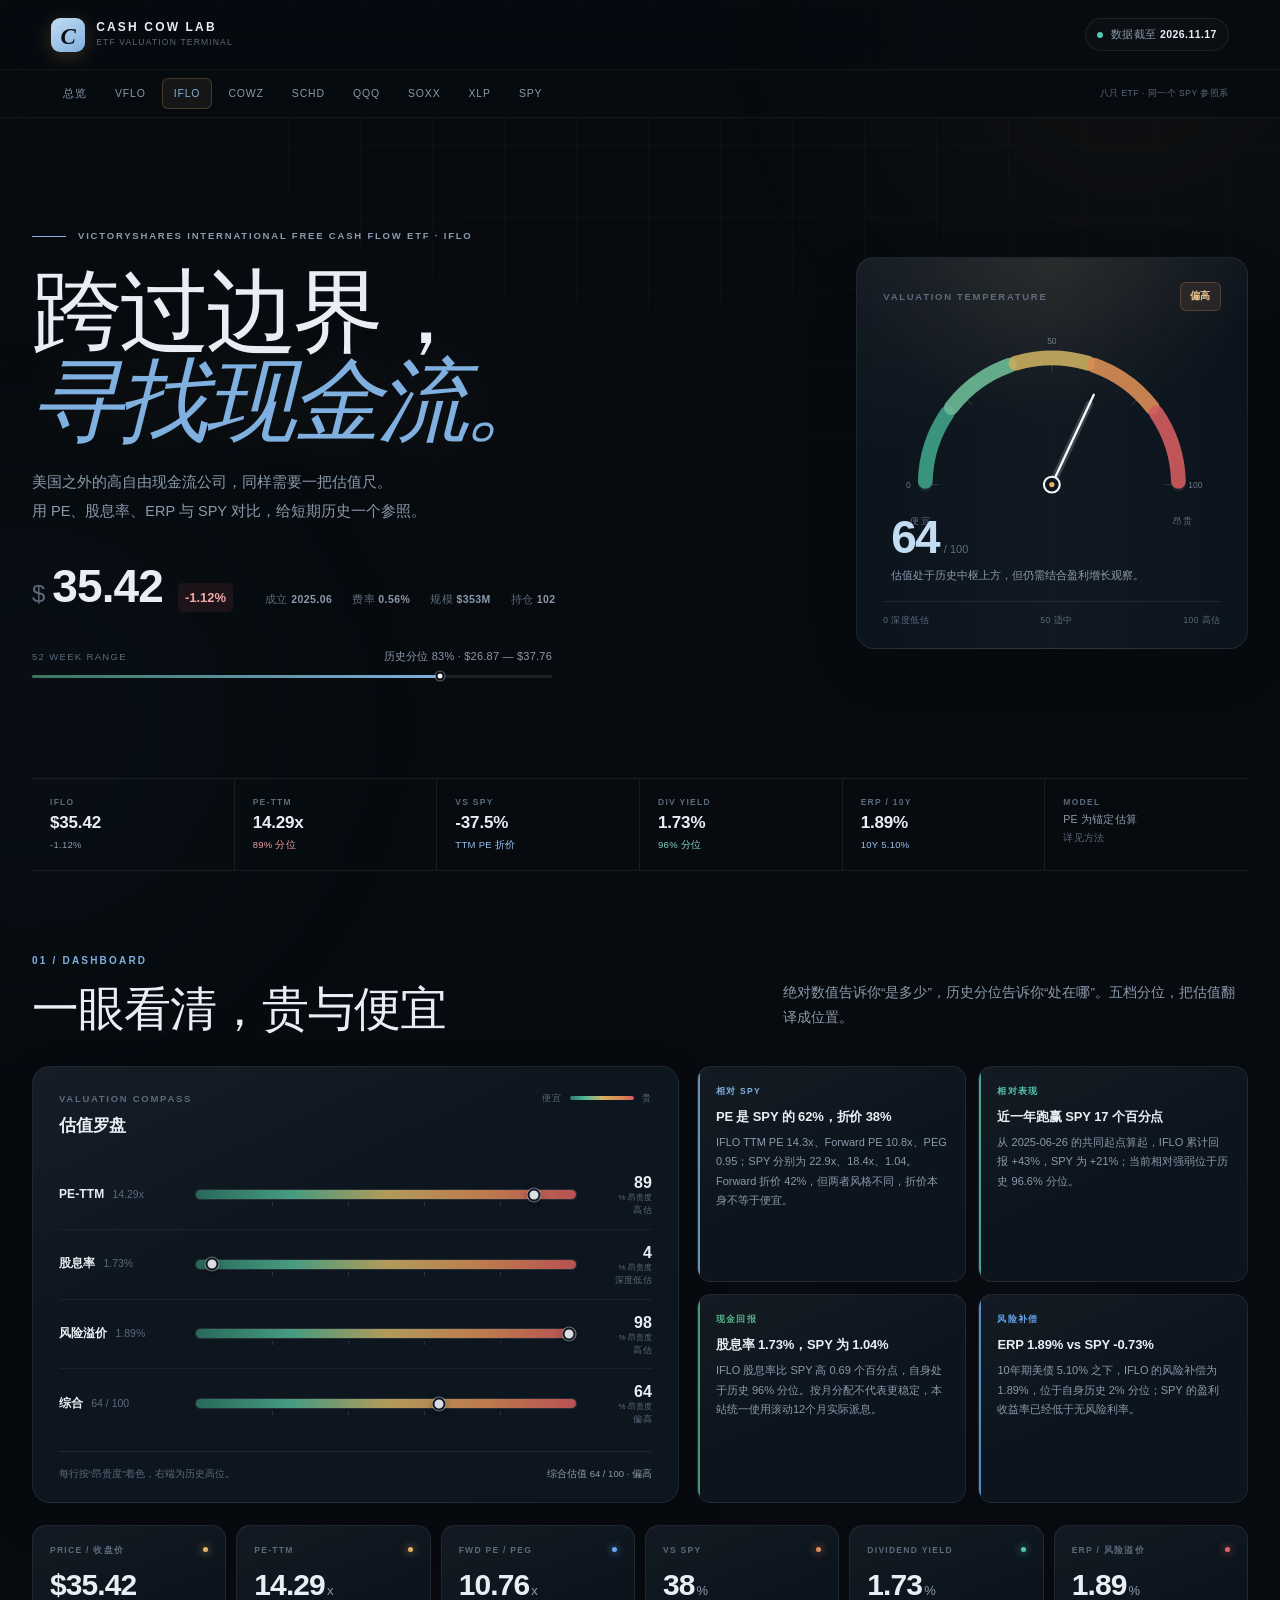
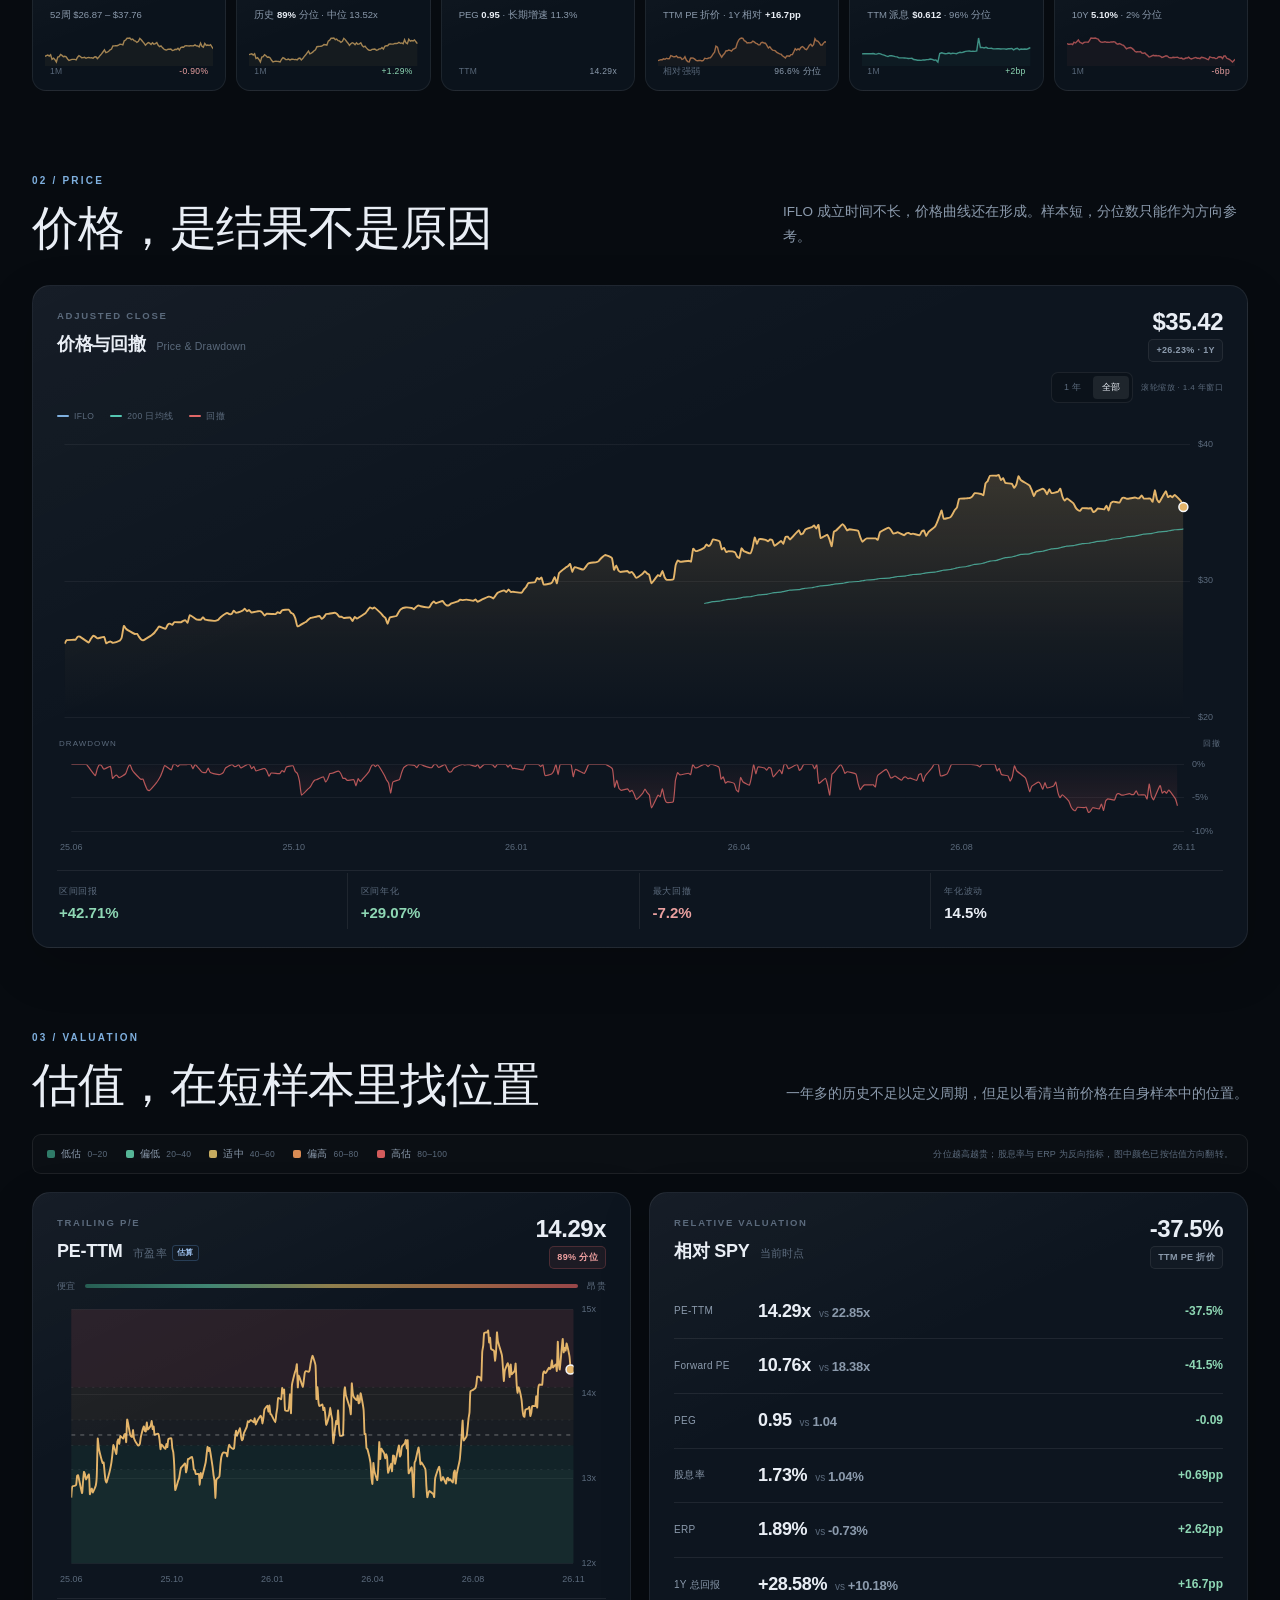
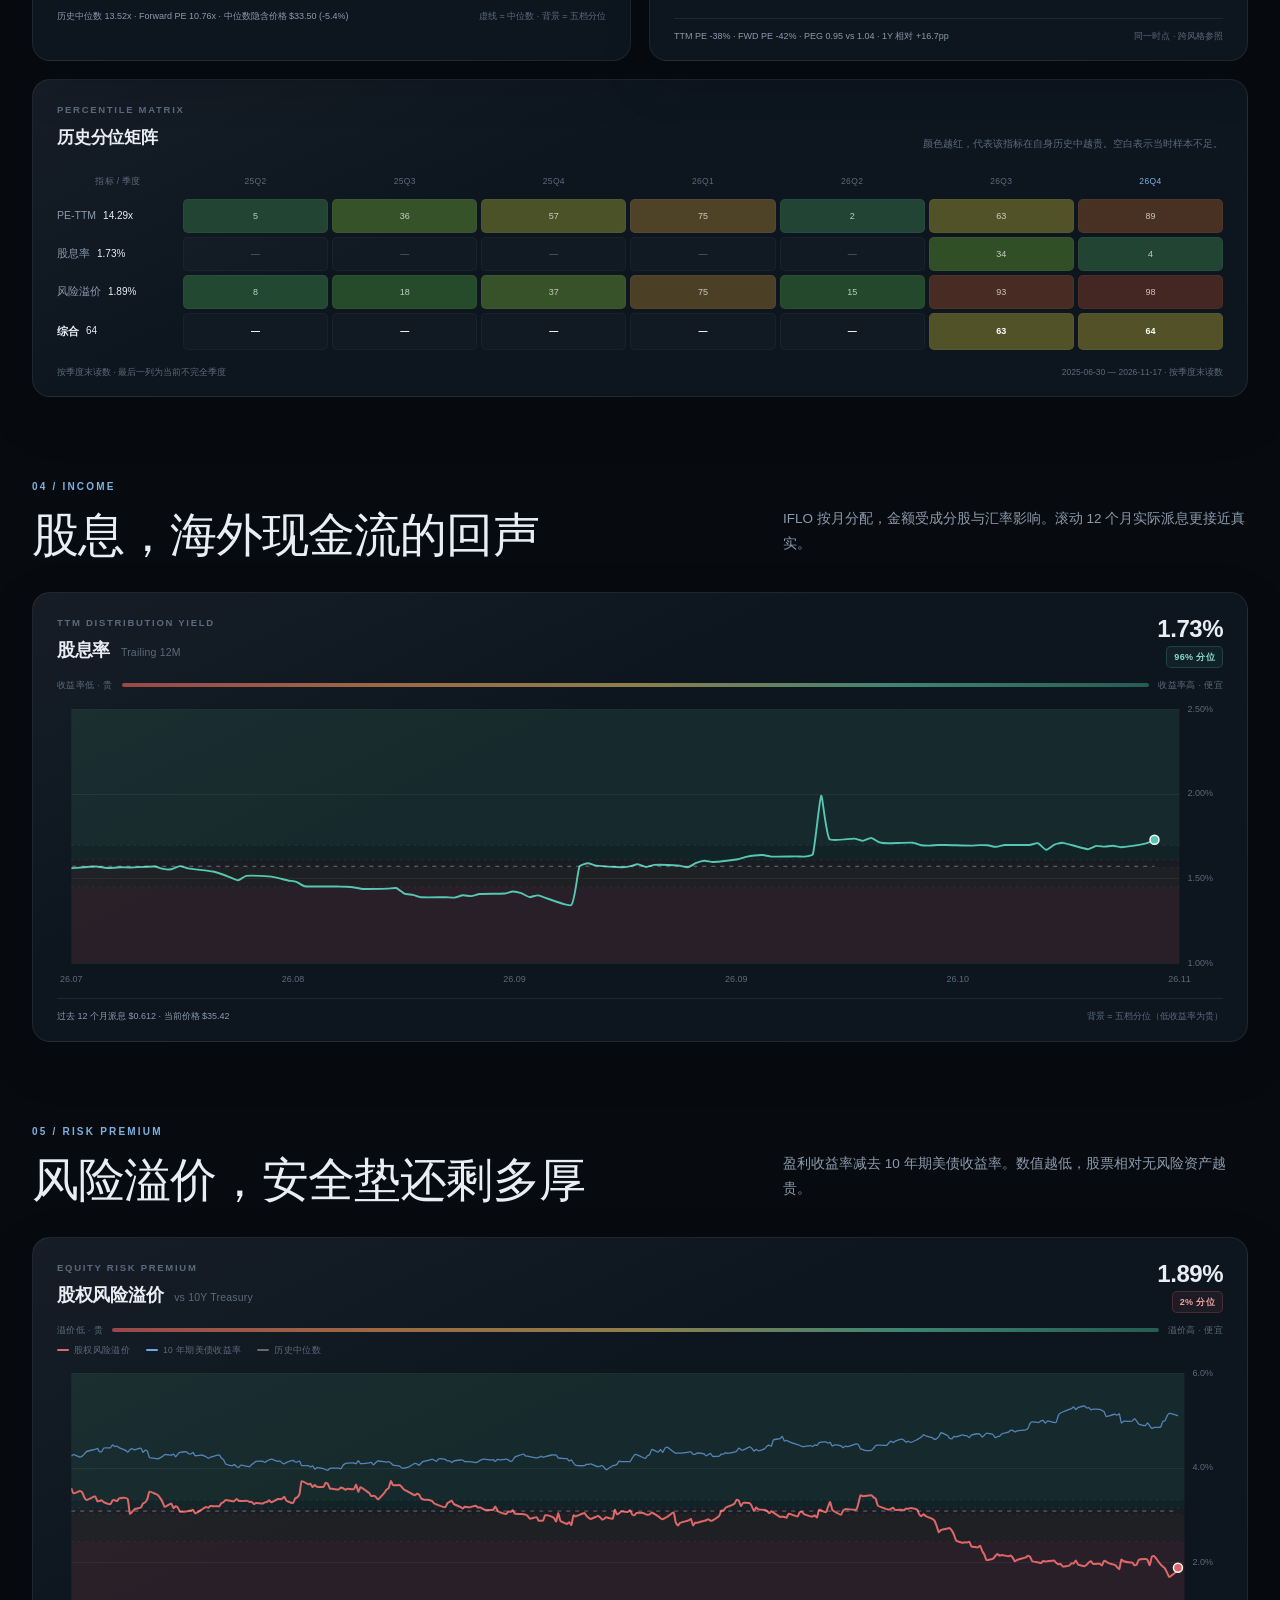
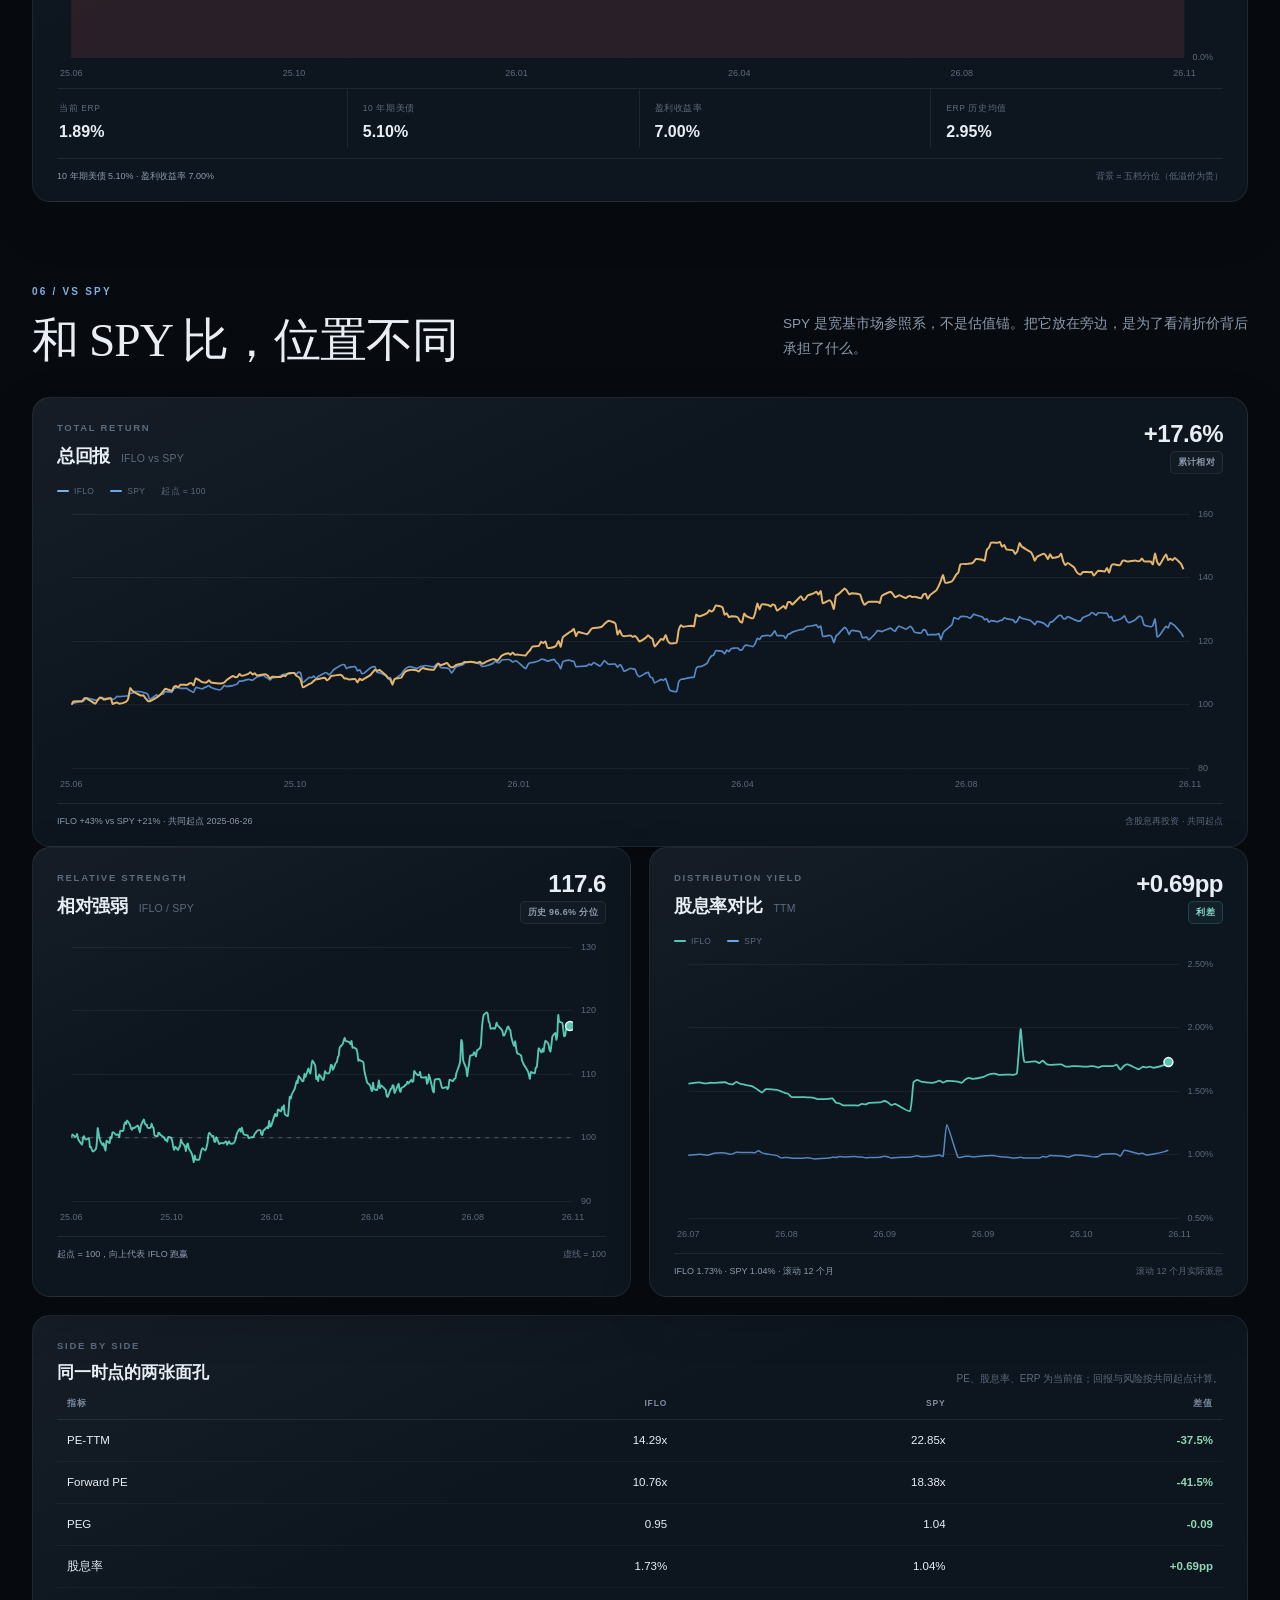
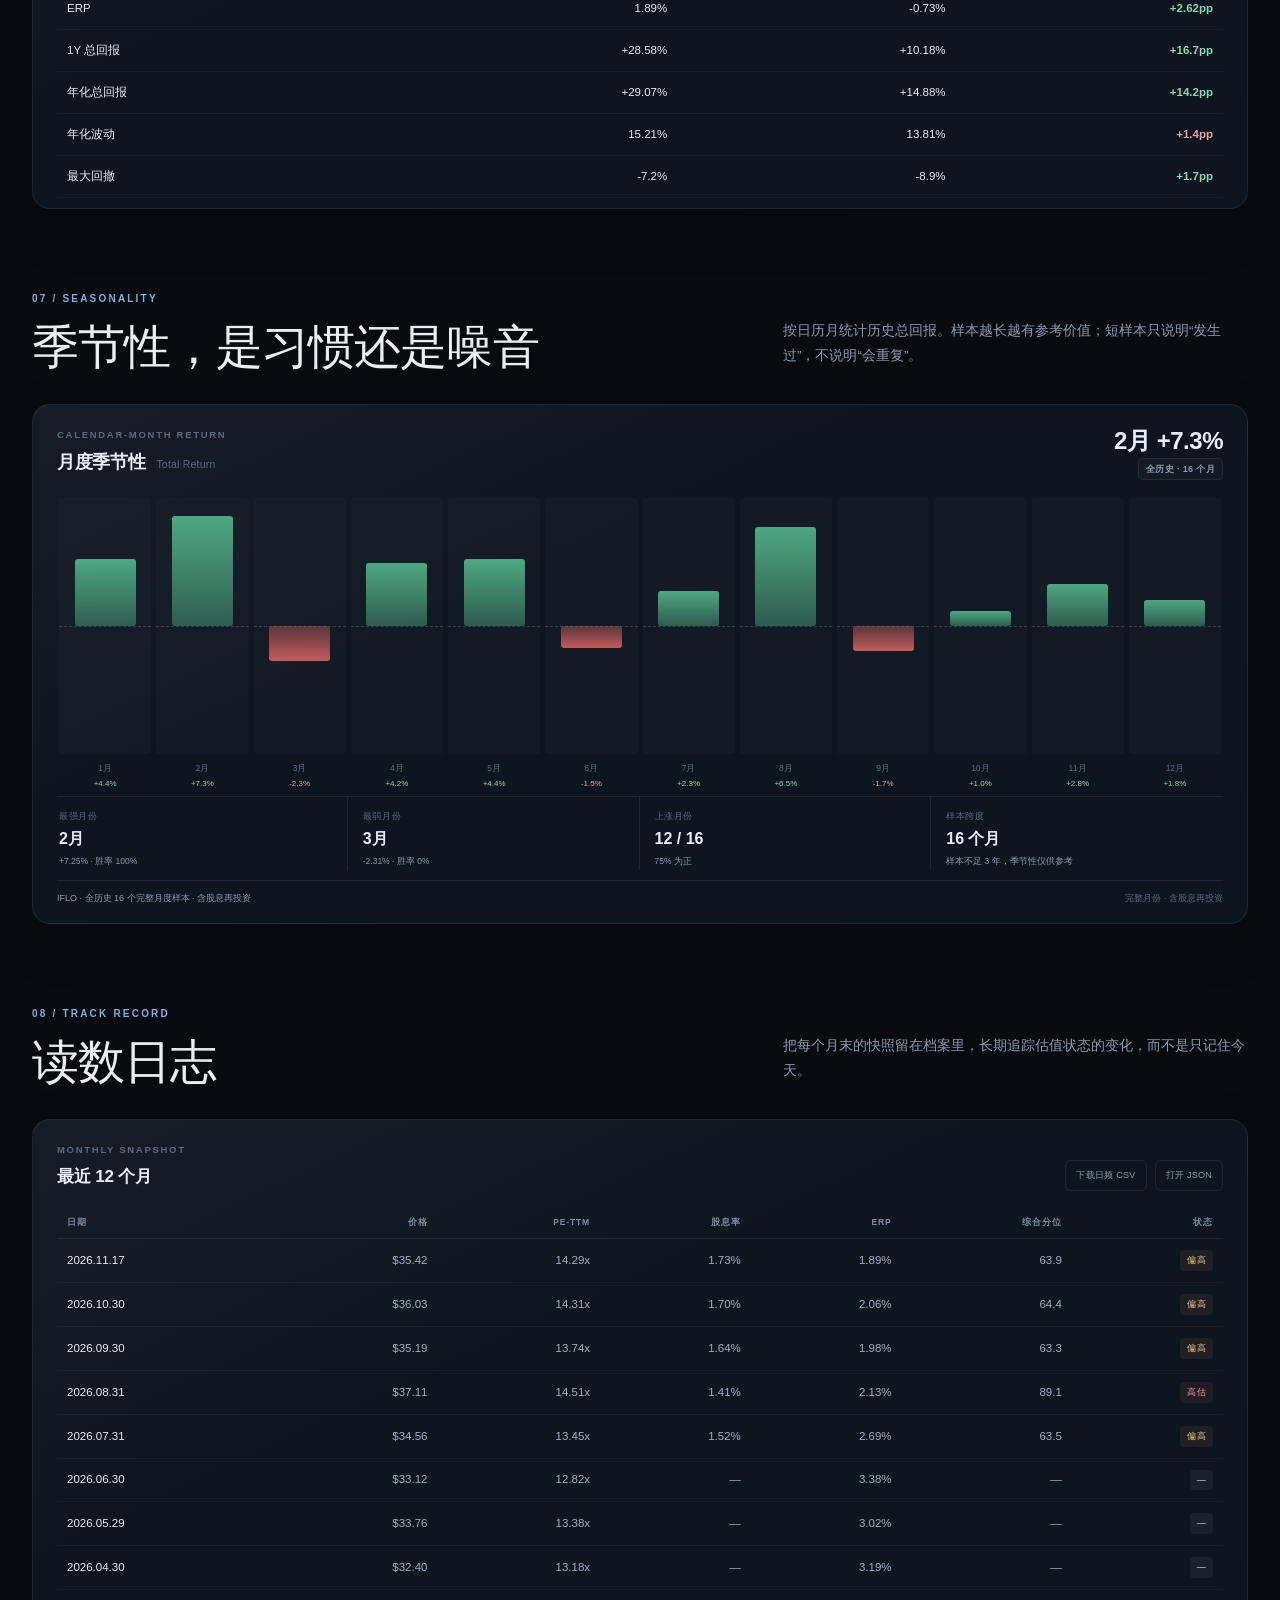
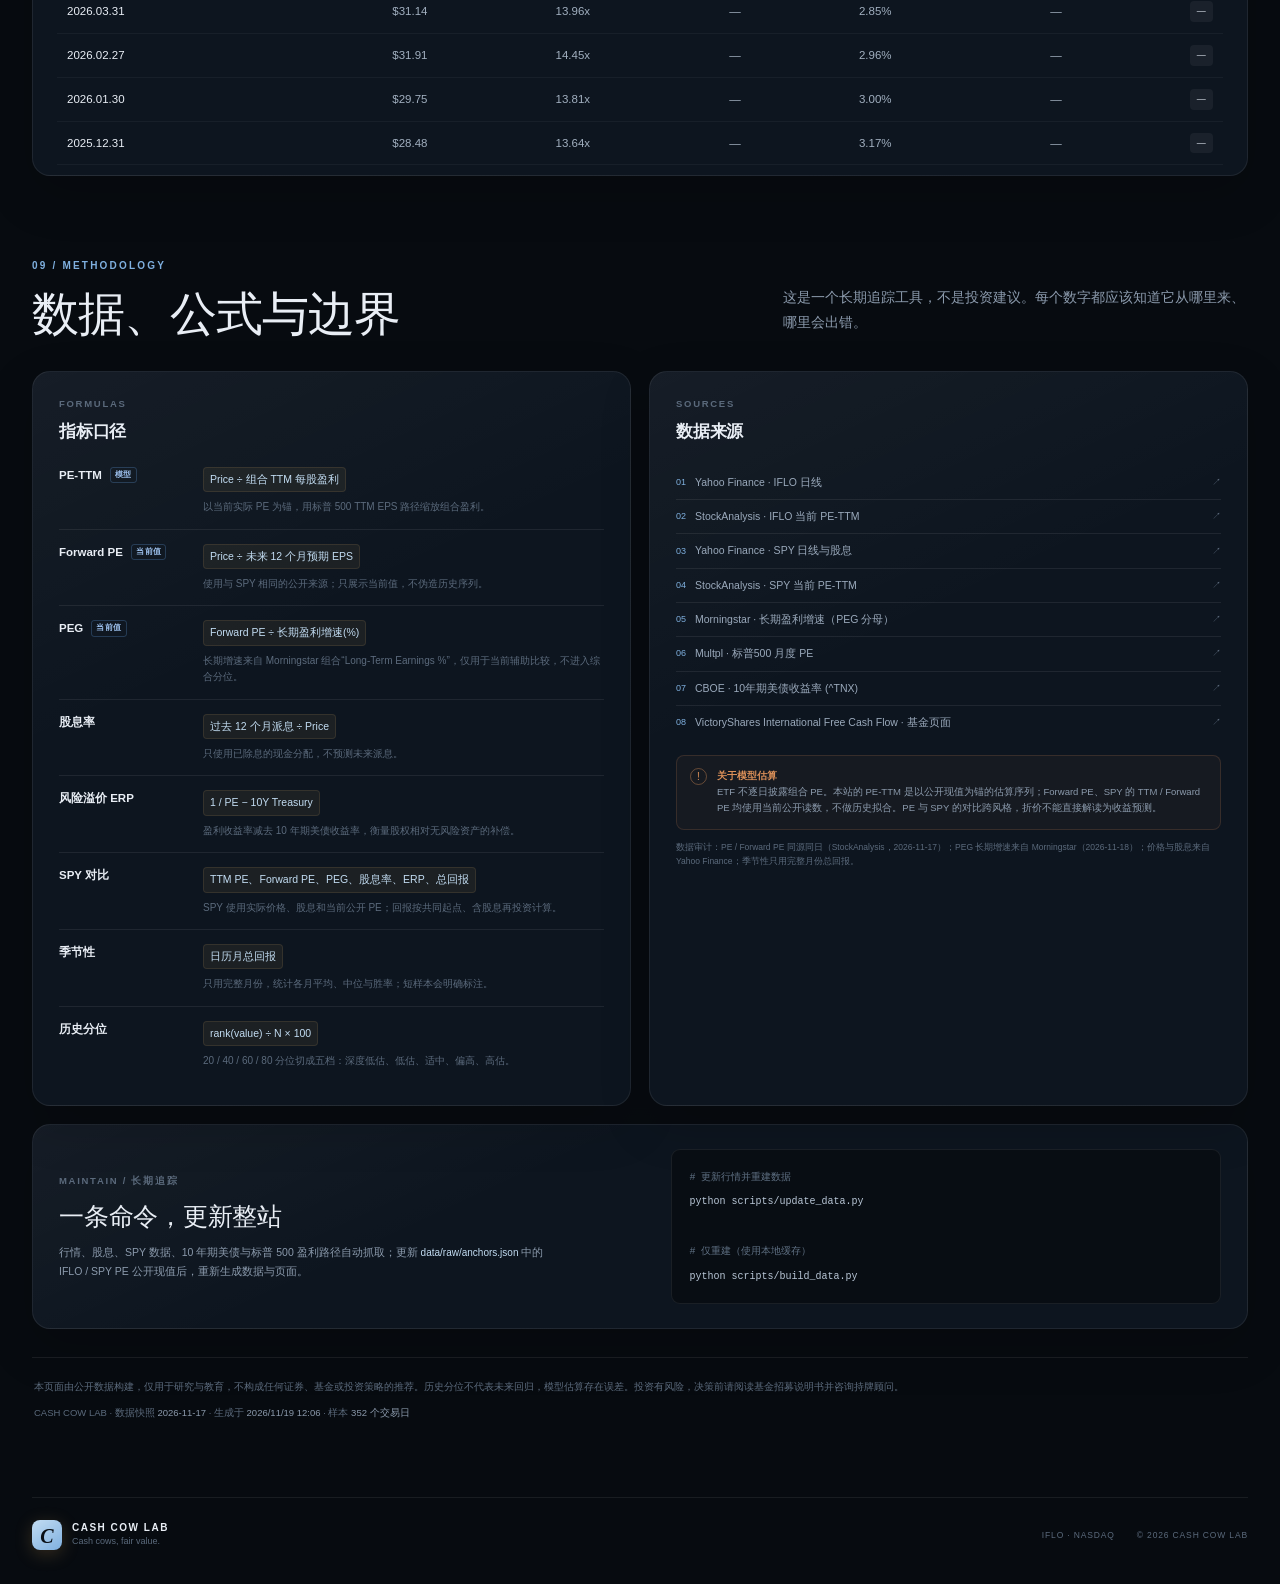
<file: site/iflo.html>
<!DOCTYPE html>
<html lang="zh-CN">
<head>
<meta charset="utf-8">
<meta name="viewport" content="width=device-width, initial-scale=1">
<meta name="description" content="八只 ETF 的估值罗盘：价格、PE-TTM、Forward PE、PEG、股息率、股权风险溢价及与 SPY 的对比。">
<title>ETF 估值罗盘 · CASH COW LAB</title>
<link rel="icon" href="favicon.svg" type="image/svg+xml">
<link rel="stylesheet" href="styles.css">
</head>
<body data-theme="vflo">
<div class="page-grid" aria-hidden="true"></div>
<div class="ambient ambient-a" aria-hidden="true"></div>
<div class="ambient ambient-b" aria-hidden="true"></div>

<header class="topbar">
  <a class="brand" href="#top" aria-label="回到顶部">
    <span class="brand-mark">C</span>
    <span class="brand-copy"><b>CASH COW LAB</b><small>ETF VALUATION TERMINAL</small></span>
  </a>
  <div class="status-pill"><span class="pulse"></span><span>数据截至 <b id="topAsOf">—</b></span></div>
</header>

<nav class="etf-nav" aria-label="ETF 页面切换">
  <a href="index.html" data-ticker="HUB">总览</a>
  <a href="vflo.html" data-ticker="VFLO">VFLO</a>
  <a href="iflo.html" data-ticker="IFLO">IFLO</a>
  <a href="cowz.html" data-ticker="COWZ">COWZ</a>
  <a href="schd.html" data-ticker="SCHD">SCHD</a>
  <a href="qqq.html" data-ticker="QQQ">QQQ</a>
  <a href="soxx.html" data-ticker="SOXX">SOXX</a>
  <a href="xlp.html" data-ticker="XLP">XLP</a>
  <a href="spy.html" data-ticker="SPY">SPY</a>
  <span class="etf-nav-note">八只 ETF · 同一个 SPY 参照系</span>
</nav>

<main id="top">
  <section class="hero">
    <div class="hero-copy">
      <div class="eyebrow"><span class="eyebrow-line"></span><span id="heroEyebrow">—</span></div>
      <h1 id="heroTitle">—</h1>
      <p class="lede" id="heroLede">—</p>
      <div class="hero-price-row">
        <div class="hero-price"><span class="cur">$</span><b id="heroPrice">—</b><span class="chg" id="heroChange">—</span></div>
        <div class="hero-facts">
          <span>成立 <b id="factInception">—</b></span>
          <span>费率 <b id="factExpense">—</b></span>
          <span>规模 <b id="factAum">—</b></span>
          <span>持仓 <b id="factHoldings">—</b></span>
        </div>
      </div>
      <div class="range-block">
        <div class="range-label"><span>52 WEEK RANGE</span><b id="rangeText">—</b></div>
        <div class="range-track"><div class="range-fill" id="rangeFill"></div><div class="range-dot" id="rangeDot"></div></div>
      </div>
    </div>

    <aside class="hero-gauge card" aria-label="综合估值分位">
      <div class="gauge-top">
        <span class="micro">VALUATION TEMPERATURE</span>
        <span class="badge badge-red" id="regimeBadge">—</span>
      </div>
      <svg class="gauge" viewBox="0 0 320 212" role="img" aria-labelledby="gaugeTitle">
        <title id="gaugeTitle">综合估值分位仪表盘</title>
        <g id="gaugeSegments"></g>
        <g class="gauge-ticks" id="gaugeTicks"></g>
        <g class="needle" id="gaugeNeedle">
          <line x1="160" y1="156" x2="160" y2="62" stroke="#f4f7fb" stroke-width="2.2" stroke-linecap="round"/>
          <line x1="160" y1="156" x2="160" y2="72" stroke="rgba(244,247,251,.18)" stroke-width="7" stroke-linecap="round"/>
        </g>
        <circle cx="160" cy="156" r="7.5" fill="#0b1119" stroke="#f4f7fb" stroke-width="2"/>
        <circle cx="160" cy="156" r="2.5" fill="#e8b45a"/>
        <text x="26" y="193" class="gauge-end">便宜</text>
        <text x="294" y="193" class="gauge-end" text-anchor="end">昂贵</text>
      </svg>
      <div class="gauge-reading">
        <div class="gauge-score"><b id="gaugeScore">—</b><span>/ 100</span></div>
        <p id="gaugeVerdict">正在读取历史分位…</p>
      </div>
      <div class="gauge-scale"><span>0 深度低估</span><span>50 适中</span><span>100 高估</span></div>
    </aside>
  </section>

  <section class="ticker-strip" aria-label="实时指标摘要">
    <div class="tick"><span id="tickTicker">—</span><b id="tickPrice">—</b><em id="tickChg">—</em></div>
    <div class="tick"><span>PE-TTM</span><b id="tickPe">—</b><em class="tone-red" id="tickPePct">—</em></div>
    <div class="tick" id="tickSpy"><span>VS SPY</span><b id="tickSpyDiscount">—</b><em class="tone-blue" id="tickSpyLabel">TTM PE 折价</em></div>
    <div class="tick"><span>DIV YIELD</span><b id="tickDy">—</b><em class="tone-teal" id="tickDyPct">—</em></div>
    <div class="tick"><span>ERP / 10Y</span><b id="tickErp">—</b><em class="tone-blue" id="tickUst">—</em></div>
    <div class="tick tick-note"><span>MODEL</span><b>PE 为锚定估算</b><em>详见方法</em></div>
  </section>

  <section id="overview" class="section">
    <div class="section-head reveal">
      <div><span class="kicker">01 / DASHBOARD</span><h2>一眼看清，贵与便宜</h2></div>
      <p>绝对数值告诉你“是多少”，历史分位告诉你“处在哪”。五档分位，把估值翻译成位置。</p>
    </div>

    <div class="overview-grid">
      <div class="card compass-card reveal">
        <div class="card-head">
          <div><span class="micro">VALUATION COMPASS</span><h3>估值罗盘</h3></div>
          <div class="compass-legend"><span>便宜</span><i></i><span>贵</span></div>
        </div>
        <div class="compass-list" id="compassList"></div>
        <div class="compass-foot">
          <span>每行按“昂贵度”着色，右端为历史高位。</span>
          <span id="compassFootNote">—</span>
        </div>
      </div>

      <div class="insight-stack reveal" id="insightStack"></div>
    </div>
  </section>

  <section class="section metrics-section">
    <div class="metric-grid" id="metricCards"></div>
  </section>

  <section id="price" class="section">
    <div class="section-head reveal">
      <div><span class="kicker">02 / PRICE</span><h2 id="priceHead">—</h2></div>
      <p id="priceSub">—</p>
    </div>
    <div class="card chart-card chart-card-wide reveal">
      <div class="chart-head">
        <div class="chart-title"><span class="micro">ADJUSTED CLOSE</span><h3>价格与回撤 <small>Price &amp; Drawdown</small></h3></div>
        <div class="chart-read"><b id="priceRead">—</b><span class="pill" id="priceReadSub">—</span></div>
      </div>
      <div class="range-tools">
        <div class="range-tabs" id="rangeTabs" role="group" aria-label="时间范围"></div>
        <span class="range-hint" id="rangeHint">滚轮缩放</span>
      </div>
      <div class="line-legend"><span><i class="swatch gold"></i><span id="priceLegendTicker">— 收盘价</span></span><span><i class="swatch teal"></i>200 日均线</span><span><i class="swatch red"></i>回撤</span></div>
      <div class="chart-wrap chart-price"><canvas id="priceChart"></canvas></div>
      <div class="chart-sub-label"><span>DRAWDOWN</span><span>回撤</span></div>
      <div class="chart-wrap chart-dd"><canvas id="ddChart"></canvas></div>
      <div class="mini-stats" id="priceStats"></div>
    </div>
  </section>

  <section id="valuation" class="section">
    <div class="section-head reveal">
      <div><span class="kicker">03 / VALUATION</span><h2 id="valHead">—</h2></div>
      <p id="valSub">—</p>
    </div>

    <div class="zone-legend reveal">
      <span><i class="zone-dot z0"></i>低估 <b>0–20</b></span>
      <span><i class="zone-dot z1"></i>偏低 <b>20–40</b></span>
      <span><i class="zone-dot z2"></i>适中 <b>40–60</b></span>
      <span><i class="zone-dot z3"></i>偏高 <b>60–80</b></span>
      <span><i class="zone-dot z4"></i>高估 <b>80–100</b></span>
      <em>分位越高越贵；股息率与 ERP 为反向指标，图中颜色已按估值方向翻转。</em>
    </div>

    <div class="chart-grid">
      <div class="card chart-card reveal">
        <div class="chart-head">
          <div class="chart-title"><span class="micro">TRAILING P/E</span><h3>PE-TTM <small>市盈率</small><span class="tag-model">估算</span></h3></div>
          <div class="chart-read"><b id="peRead">—</b><span class="pill badge-red" id="pePill">—</span></div>
        </div>
        <div class="band-legend"><span>便宜</span><div class="band-gradient"></div><span>昂贵</span></div>
        <div class="chart-wrap chart-mid"><canvas id="peChart"></canvas></div>
        <div class="chart-foot"><span id="peFoot">—</span><span>虚线 = 中位数 · 背景 = 五档分位</span></div>
      </div>

      <div class="card chart-card spy-compare-card reveal">
        <div class="chart-head">
          <div class="chart-title"><span class="micro">RELATIVE VALUATION</span><h3>相对 SPY <small>当前时点</small></h3></div>
          <div class="chart-read"><b id="spyPeDiscount">—</b><span class="pill badge-blue" id="spyPeLabel">TTM PE 折价</span></div>
        </div>
        <div class="compare-list" id="spyCompareList"></div>
        <div class="chart-foot"><span id="spyCompareFoot">—</span><span>同一时点 · 跨风格参照</span></div>
      </div>
    </div>

    <div class="card heatmap-card reveal">
      <div class="card-head">
        <div><span class="micro">PERCENTILE MATRIX</span><h3>历史分位矩阵</h3></div>
        <p>颜色越红，代表该指标在自身历史中越贵。空白表示当时样本不足。</p>
      </div>
      <div class="heatmap-scroll"><div class="heatmap" id="heatmap"></div></div>
      <div class="heatmap-foot"><span>按季度末读数 · 最后一列为当前不完全季度</span><span id="heatmapNote">—</span></div>
    </div>
  </section>

  <section id="income" class="section">
    <div class="section-head reveal">
      <div><span class="kicker">04 / INCOME</span><h2 id="incomeHead">—</h2></div>
      <p id="incomeSub">—</p>
    </div>
    <div class="card chart-card chart-card-wide reveal">
      <div class="chart-head">
        <div class="chart-title"><span class="micro">TTM DISTRIBUTION YIELD</span><h3>股息率 <small>Trailing 12M</small></h3></div>
        <div class="chart-read"><b id="dyRead">—</b><span class="pill tone-teal" id="dyPill">—</span></div>
      </div>
      <div class="band-legend reverse"><span>收益率低 · 贵</span><div class="band-gradient reverse"></div><span>收益率高 · 便宜</span></div>
      <div class="chart-wrap chart-mid"><canvas id="dyChart"></canvas></div>
      <div class="chart-foot"><span id="dyFoot">—</span><span>背景 = 五档分位（低收益率为贵）</span></div>
    </div>
  </section>

  <section id="risk" class="section">
    <div class="section-head reveal">
      <div><span class="kicker">05 / RISK PREMIUM</span><h2>风险溢价，安全垫还剩多厚</h2></div>
      <p>盈利收益率减去 10 年期美债收益率。数值越低，股票相对无风险资产越贵。</p>
    </div>
    <div class="card chart-card chart-card-wide reveal">
      <div class="chart-head">
        <div class="chart-title"><span class="micro">EQUITY RISK PREMIUM</span><h3>股权风险溢价 <small>vs 10Y Treasury</small></h3></div>
        <div class="chart-read"><b id="erpRead">—</b><span class="pill badge-red" id="erpPill">—</span></div>
      </div>
      <div class="band-legend reverse"><span>溢价低 · 贵</span><div class="band-gradient reverse"></div><span>溢价高 · 便宜</span></div>
      <div class="line-legend"><span><i class="swatch red"></i>股权风险溢价</span><span><i class="swatch blue"></i>10 年期美债收益率</span><span><i class="swatch dim"></i>历史中位数</span></div>
      <div class="chart-wrap chart-erp"><canvas id="erpChart"></canvas></div>
      <div class="risk-strip" id="riskStrip"></div>
      <div class="chart-foot"><span id="erpFoot">—</span><span>背景 = 五档分位（低溢价为贵）</span></div>
    </div>
  </section>

  <section id="spy" class="section">
    <div class="section-head reveal">
      <div><span class="kicker">06 / VS SPY</span><h2>和 SPY 比，位置不同</h2></div>
      <p>SPY 是宽基市场参照系，不是估值锚。把它放在旁边，是为了看清折价背后承担了什么。</p>
    </div>

    <div class="card chart-card chart-card-wide reveal">
      <div class="chart-head">
        <div class="chart-title"><span class="micro">TOTAL RETURN</span><h3>总回报 <small><span id="perfTitleTicker">—</span> vs SPY</small></h3></div>
        <div class="chart-read"><b id="relativePerfRead">—</b><span class="pill badge-teal" id="relativePerfPill">—</span></div>
      </div>
      <div class="line-legend"><span><i class="swatch gold"></i><span id="perfLegendTicker">—</span></span><span><i class="swatch blue"></i>SPY</span><span>起点 = 100</span></div>
      <div class="chart-wrap chart-mid"><canvas id="relativePerfChart"></canvas></div>
      <div class="chart-foot"><span id="relativePerfFoot">—</span><span>含股息再投资 · 共同起点</span></div>
    </div>

    <div class="chart-grid">
      <div class="card chart-card reveal">
        <div class="chart-head">
          <div class="chart-title"><span class="micro">RELATIVE STRENGTH</span><h3>相对强弱 <small><span id="relativeTicker">—</span> / SPY</small></h3></div>
          <div class="chart-read"><b id="relativeRead">—</b><span class="pill" id="relativePill">—</span></div>
        </div>
        <div class="chart-wrap chart-mid"><canvas id="relativeChart"></canvas></div>
        <div class="chart-foot"><span id="relativeFoot">—</span><span>虚线 = 100</span></div>
      </div>

      <div class="card chart-card reveal">
        <div class="chart-head">
          <div class="chart-title"><span class="micro">DISTRIBUTION YIELD</span><h3>股息率对比 <small>TTM</small></h3></div>
          <div class="chart-read"><b id="spyYieldRead">—</b><span class="pill tone-teal">利差</span></div>
        </div>
        <div class="line-legend"><span><i class="swatch teal"></i><span id="yieldLegendTicker">—</span></span><span><i class="swatch blue"></i>SPY</span></div>
        <div class="chart-wrap chart-mid"><canvas id="spyYieldChart"></canvas></div>
        <div class="chart-foot"><span id="spyYieldFoot">—</span><span>滚动 12 个月实际派息</span></div>
      </div>
    </div>

    <div class="card spy-table-card reveal">
      <div class="card-head">
        <div><span class="micro">SIDE BY SIDE</span><h3>同一时点的两张面孔</h3></div>
        <p>PE、股息率、ERP 为当前值；回报与风险按共同起点计算。</p>
      </div>
      <div class="table-scroll">
        <table class="spy-table">
          <thead><tr><th>指标</th><th id="spyEtfHeader">ETF</th><th>SPY</th><th>差值</th></tr></thead>
          <tbody id="spyTableBody"></tbody>
        </table>
      </div>
    </div>
  </section>

  <section id="seasonality" class="section">
    <div class="section-head reveal">
      <div><span class="kicker">07 / SEASONALITY</span><h2>季节性，是习惯还是噪音</h2></div>
      <p>按日历月统计历史总回报。样本越长越有参考价值；短样本只说明“发生过”，不说明“会重复”。</p>
    </div>
    <div class="card chart-card chart-card-wide reveal">
      <div class="chart-head">
        <div class="chart-title"><span class="micro">CALENDAR-MONTH RETURN</span><h3>月度季节性 <small>Total Return</small></h3></div>
        <div class="chart-read"><b id="seasonRead">—</b><span class="pill" id="seasonPill">—</span></div>
      </div>
      <div class="chart-wrap chart-season"><div class="season-bars" id="seasonBars"></div></div>
      <div class="season-strip" id="seasonStrip"></div>
      <div class="chart-foot"><span id="seasonFoot">—</span><span>完整月份 · 含股息再投资</span></div>
    </div>
  </section>

  <section class="section">
    <div class="section-head reveal">
      <div><span class="kicker">08 / TRACK RECORD</span><h2>读数日志</h2></div>
      <p>把每个月末的快照留在档案里，长期追踪估值状态的变化，而不是只记住今天。</p>
    </div>
    <div class="card table-card reveal">
      <div class="table-toolbar">
        <div><span class="micro">MONTHLY SNAPSHOT</span><h3>最近 12 个月</h3></div>
        <div class="table-actions">
          <a class="ghost-btn" id="csvLink" href="data/vflo_daily.csv" download>下载日频 CSV</a>
          <a class="ghost-btn" id="jsonLink" href="data.json" target="_blank" rel="noopener">打开 JSON</a>
        </div>
      </div>
      <div class="table-scroll">
        <table>
          <thead><tr><th>日期</th><th>价格</th><th>PE-TTM</th><th>股息率</th><th>ERP</th><th>综合分位</th><th>状态</th></tr></thead>
          <tbody id="logBody"></tbody>
        </table>
      </div>
    </div>
  </section>

  <section id="method" class="section method-section">
    <div class="section-head reveal">
      <div><span class="kicker">09 / METHODOLOGY</span><h2>数据、公式与边界</h2></div>
      <p>这是一个长期追踪工具，不是投资建议。每个数字都应该知道它从哪里来、哪里会出错。</p>
    </div>

    <div class="method-grid">
      <div class="card method-card reveal">
        <div class="card-head"><div><span class="micro">FORMULAS</span><h3>指标口径</h3></div></div>
        <dl class="formula-list">
          <div><dt>PE-TTM <span class="tag-model">模型</span></dt><dd><code>Price ÷ 组合 TTM 每股盈利</code><p>以当前实际 PE 为锚，用标普 500 TTM EPS 路径缩放组合盈利。</p></div>
          <div><dt>Forward PE <span class="tag-model">当前值</span></dt><dd><code>Price ÷ 未来 12 个月预期 EPS</code><p>使用与 SPY 相同的公开来源；只展示当前值，不伪造历史序列。</p></div>
          <div><dt>PEG <span class="tag-model">当前值</span></dt><dd><code>Forward PE ÷ 长期盈利增速(%)</code><p>长期增速来自 Morningstar 组合“Long-Term Earnings %”，仅用于当前辅助比较，不进入综合分位。</p></div>
          <div><dt>股息率</dt><dd><code>过去 12 个月派息 ÷ Price</code><p>只使用已除息的现金分配，不预测未来派息。</p></div>
          <div><dt>风险溢价 ERP</dt><dd><code>1 / PE − 10Y Treasury</code><p>盈利收益率减去 10 年期美债收益率，衡量股权相对无风险资产的补偿。</p></div>
          <div><dt>SPY 对比</dt><dd><code>TTM PE、Forward PE、PEG、股息率、ERP、总回报</code><p>SPY 使用实际价格、股息和当前公开 PE；回报按共同起点、含股息再投资计算。</p></div>
          <div><dt>季节性</dt><dd><code>日历月总回报</code><p>只用完整月份，统计各月平均、中位与胜率；短样本会明确标注。</p></div>
          <div><dt>历史分位</dt><dd><code>rank(value) ÷ N × 100</code><p>20 / 40 / 60 / 80 分位切成五档：深度低估、低估、适中、偏高、高估。</p></div>
        </dl>
      </div>

      <div class="card method-card reveal">
        <div class="card-head"><div><span class="micro">SOURCES</span><h3>数据来源</h3></div></div>
        <ul class="source-list" id="sourceList"></ul>
        <div class="model-warning">
          <span class="warn-icon">!</span>
          <p><b>关于模型估算</b><br>ETF 不逐日披露组合 PE。本站的 PE-TTM 是以公开现值为锚的估算序列；Forward PE、SPY 的 TTM / Forward PE 均使用当前公开读数，不做历史拟合。PE 与 SPY 的对比跨风格，折价不能直接解读为收益预测。</p>
        </div>
        <p class="audit-note" id="auditNote">数据审计：PE / Forward PE 同源同日（StockAnalysis）；PEG 长期增速来自 Morningstar；价格与股息来自 Yahoo Finance；季节性只用完整月份总回报。</p>
      </div>
    </div>

    <div class="card ops-card reveal">
      <div class="ops-copy">
        <span class="micro">MAINTAIN / 长期追踪</span>
        <h3>一条命令，更新整站</h3>
        <p>行情、股息、SPY 数据、10 年期美债与标普 500 盈利路径自动抓取；更新 <code>data/raw/anchors.json</code> 中的 <span id="opsTickers">—</span> / SPY PE 公开现值后，重新生成数据与页面。</p>
      </div>
      <pre><code><span class="c"># 更新行情并重建数据</span>
python scripts/update_data.py

<span class="c"># 仅重建（使用本地缓存）</span>
python scripts/build_data.py</code></pre>
    </div>

    <div class="disclaimer">
      <p>本页面由公开数据构建，仅用于研究与教育，不构成任何证券、基金或投资策略的推荐。历史分位不代表未来回归，模型估算存在误差。投资有风险，决策前请阅读基金招募说明书并咨询持牌顾问。</p>
      <p>CASH COW LAB · 数据快照 <b id="footAsOf">—</b> · 生成于 <b id="footGenerated">—</b> · 样本 <b id="footObs">—</b></p>
    </div>
  </section>
</main>

<footer class="site-footer">
  <div class="footer-left"><span class="brand-mark small">C</span><span><b>CASH COW LAB</b><small>Cash cows, fair value.</small></span></div>
  <div class="footer-right"><span id="footerTicker">—</span><span>© 2026 CASH COW LAB</span></div>
</footer>

<script src="data/iflo.js"></script>
<script src="assets/chart.umd.min.js"></script>
<script>window.PAGE_CONFIG = {"ticker": "IFLO", "theme": "iflo", "name": "VictoryShares International Free Cash Flow ETF", "csv": "data/iflo_daily.csv", "eyebrow": "VICTORYSHARES INTERNATIONAL FREE CASH FLOW ETF · IFLO", "hero_title": "跨过边界，<br><em>寻找现金流。</em>", "hero_lede": "美国之外的高自由现金流公司，同样需要一把估值尺。<br>用 PE、股息率、ERP 与 SPY 对比，给短期历史一个参照。", "price_head": "价格，是结果不是原因", "price_sub": "IFLO 成立时间不长，价格曲线还在形成。样本短，分位数只能作为方向参考。", "val_head": "估值，在短样本里找位置", "val_sub": "一年多的历史不足以定义周期，但足以看清当前价格在自身样本中的位置。", "income_head": "股息，海外现金流的回声", "income_sub": "IFLO 按月分配，金额受成分股与汇率影响。滚动 12 个月实际派息更接近真实。", "is_benchmark": false};</script>
<script src="app.js"></script>
</body>
</html>
</file>
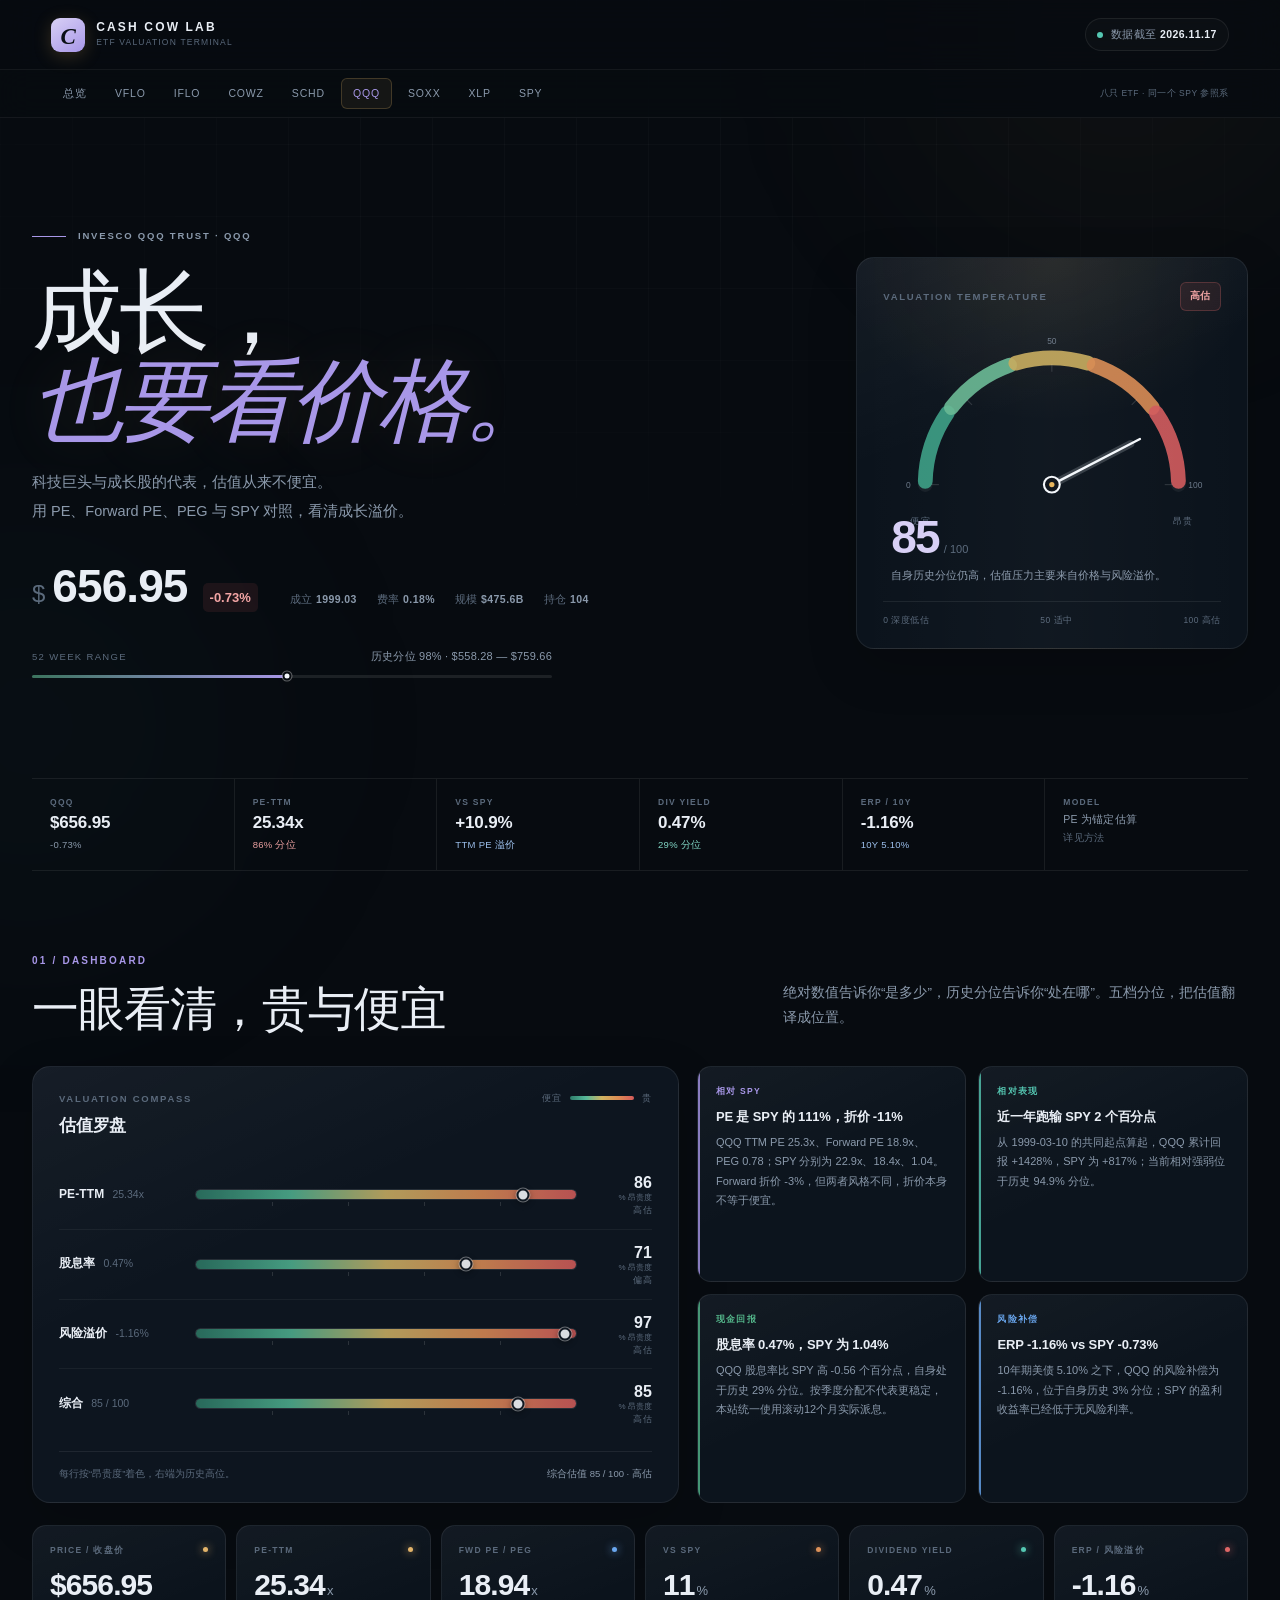
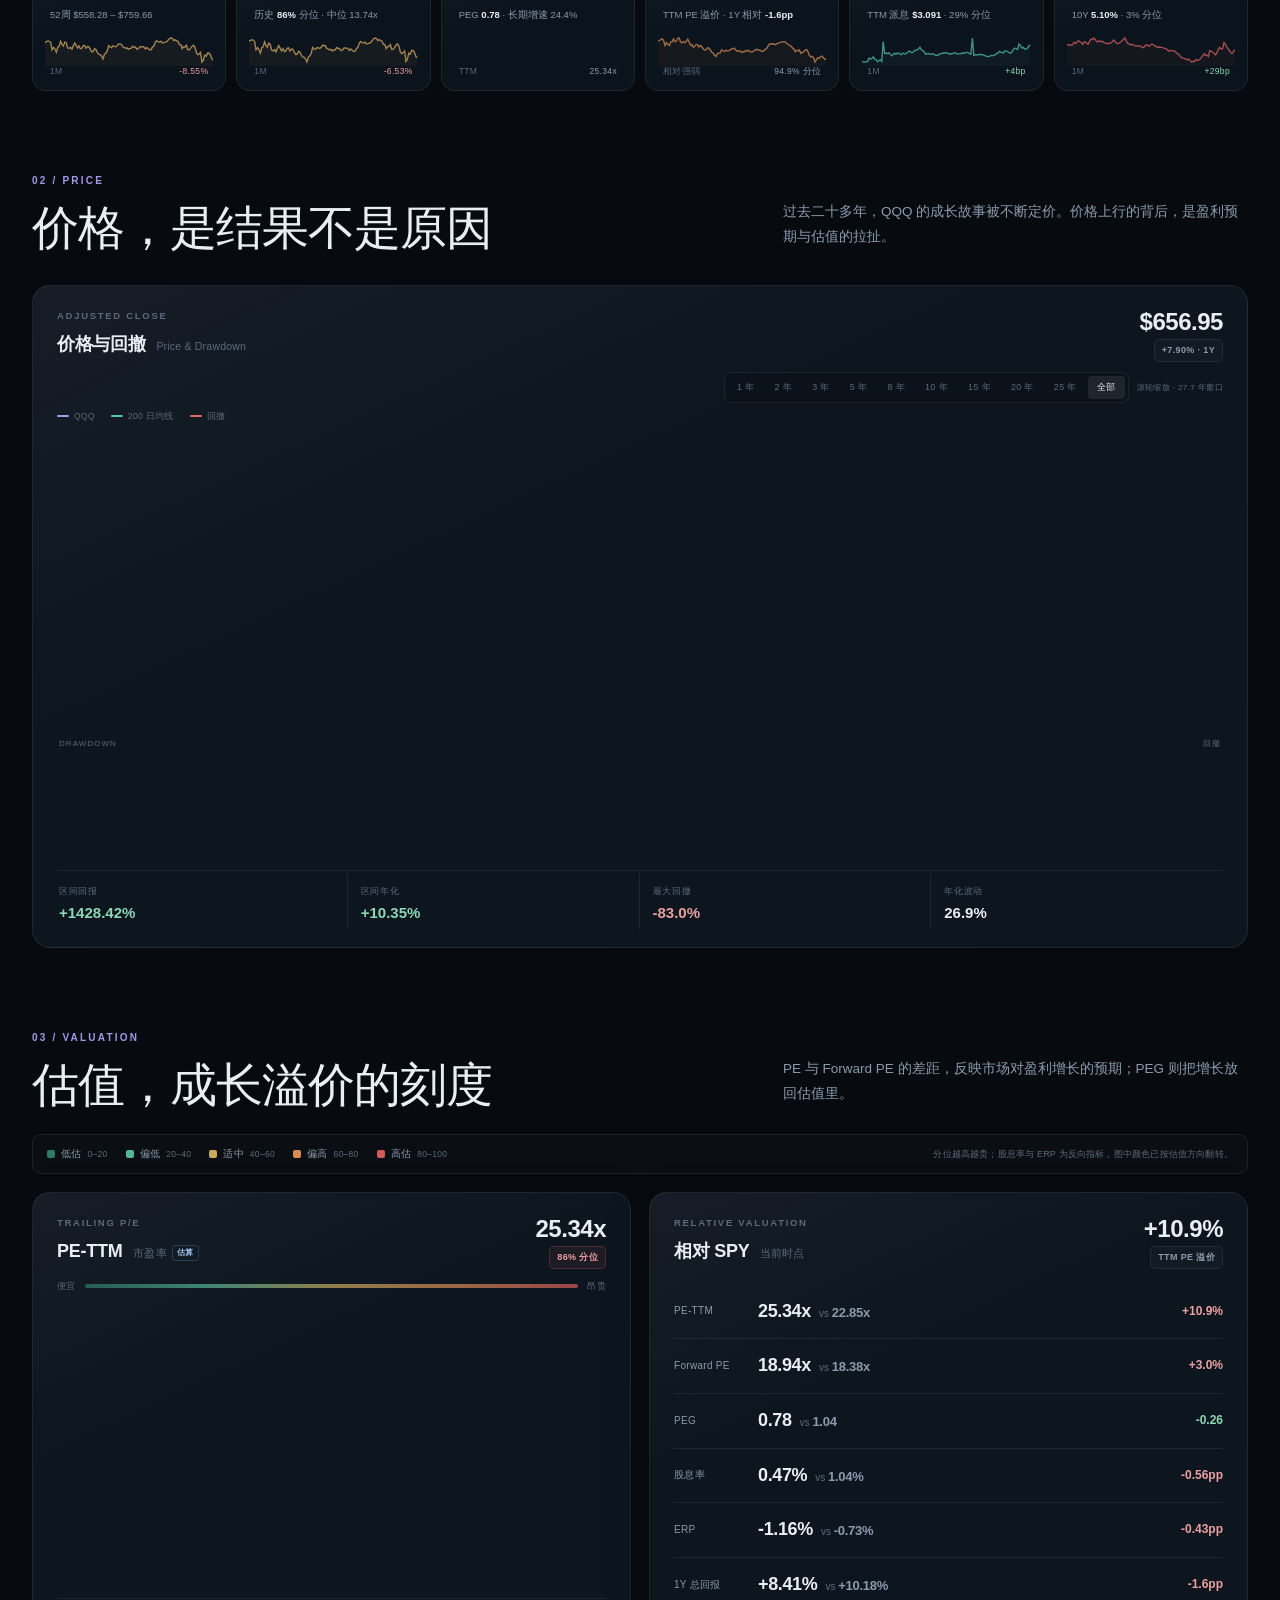
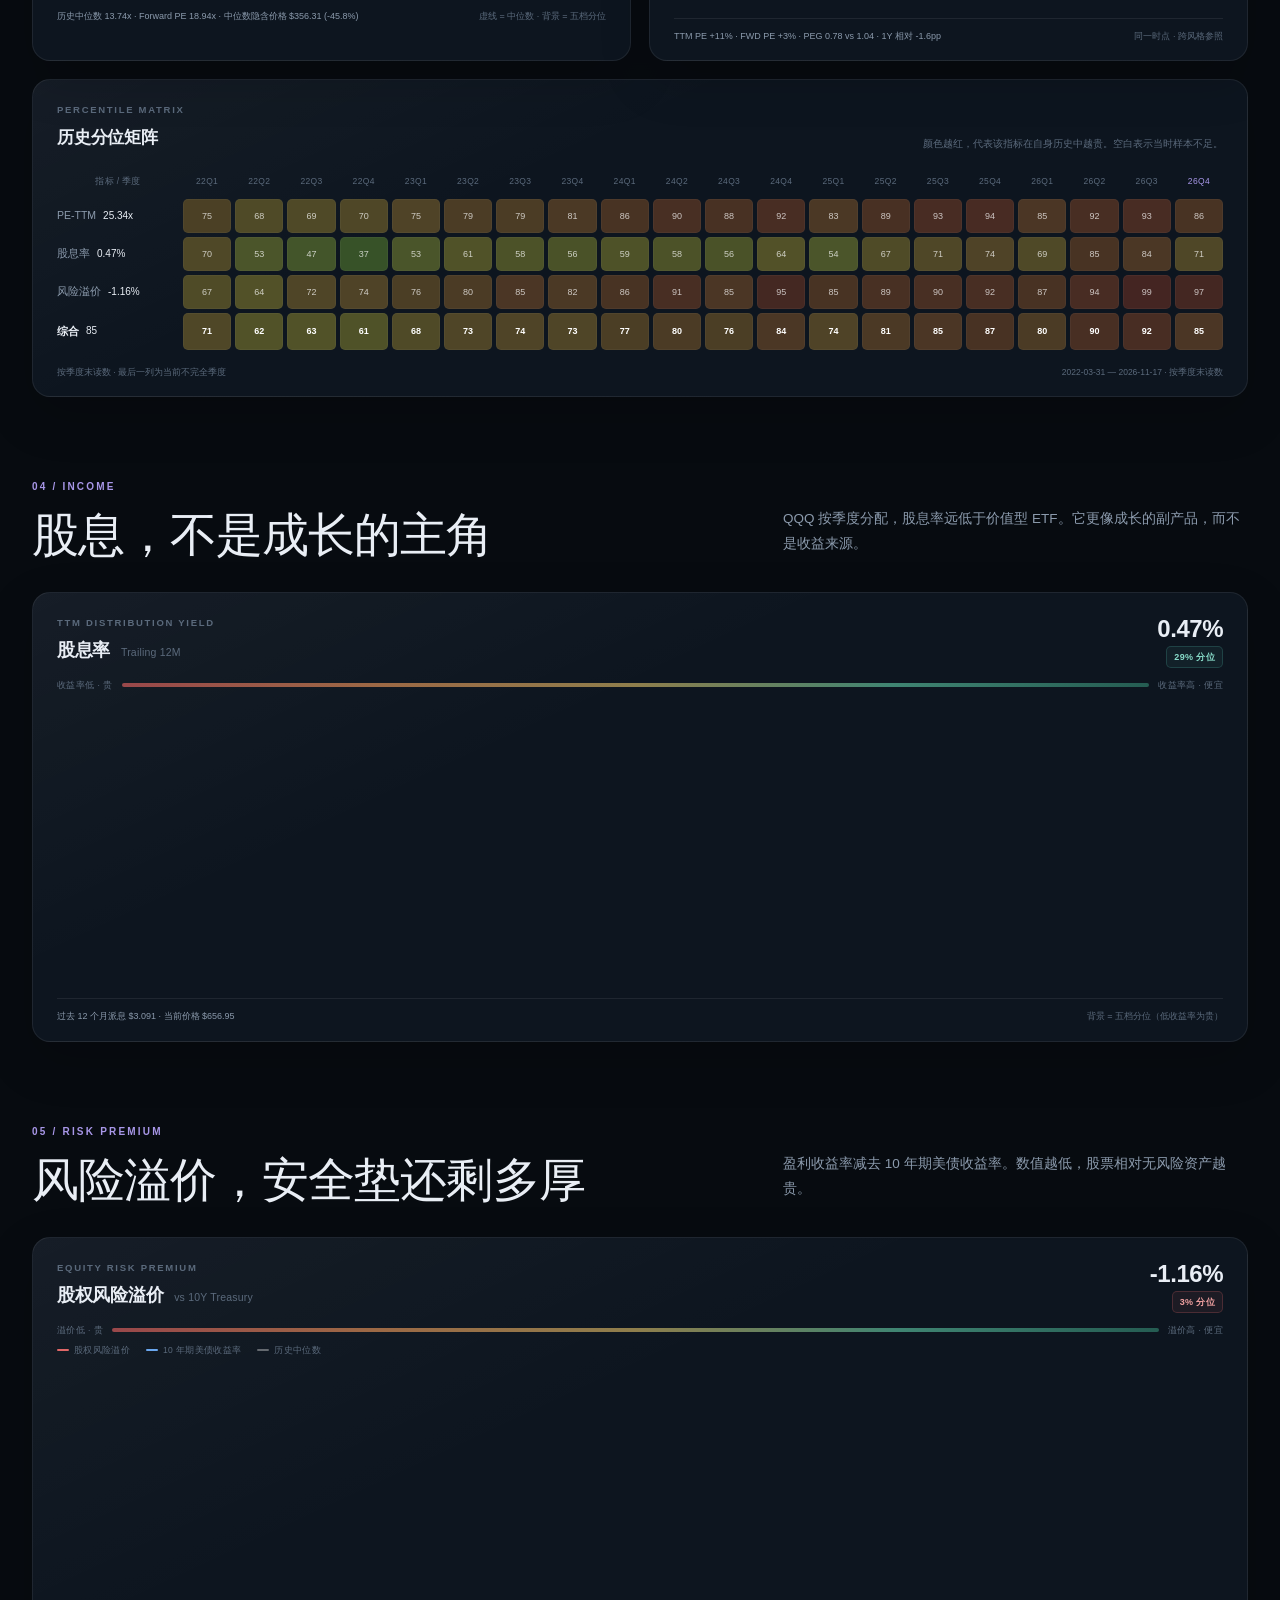
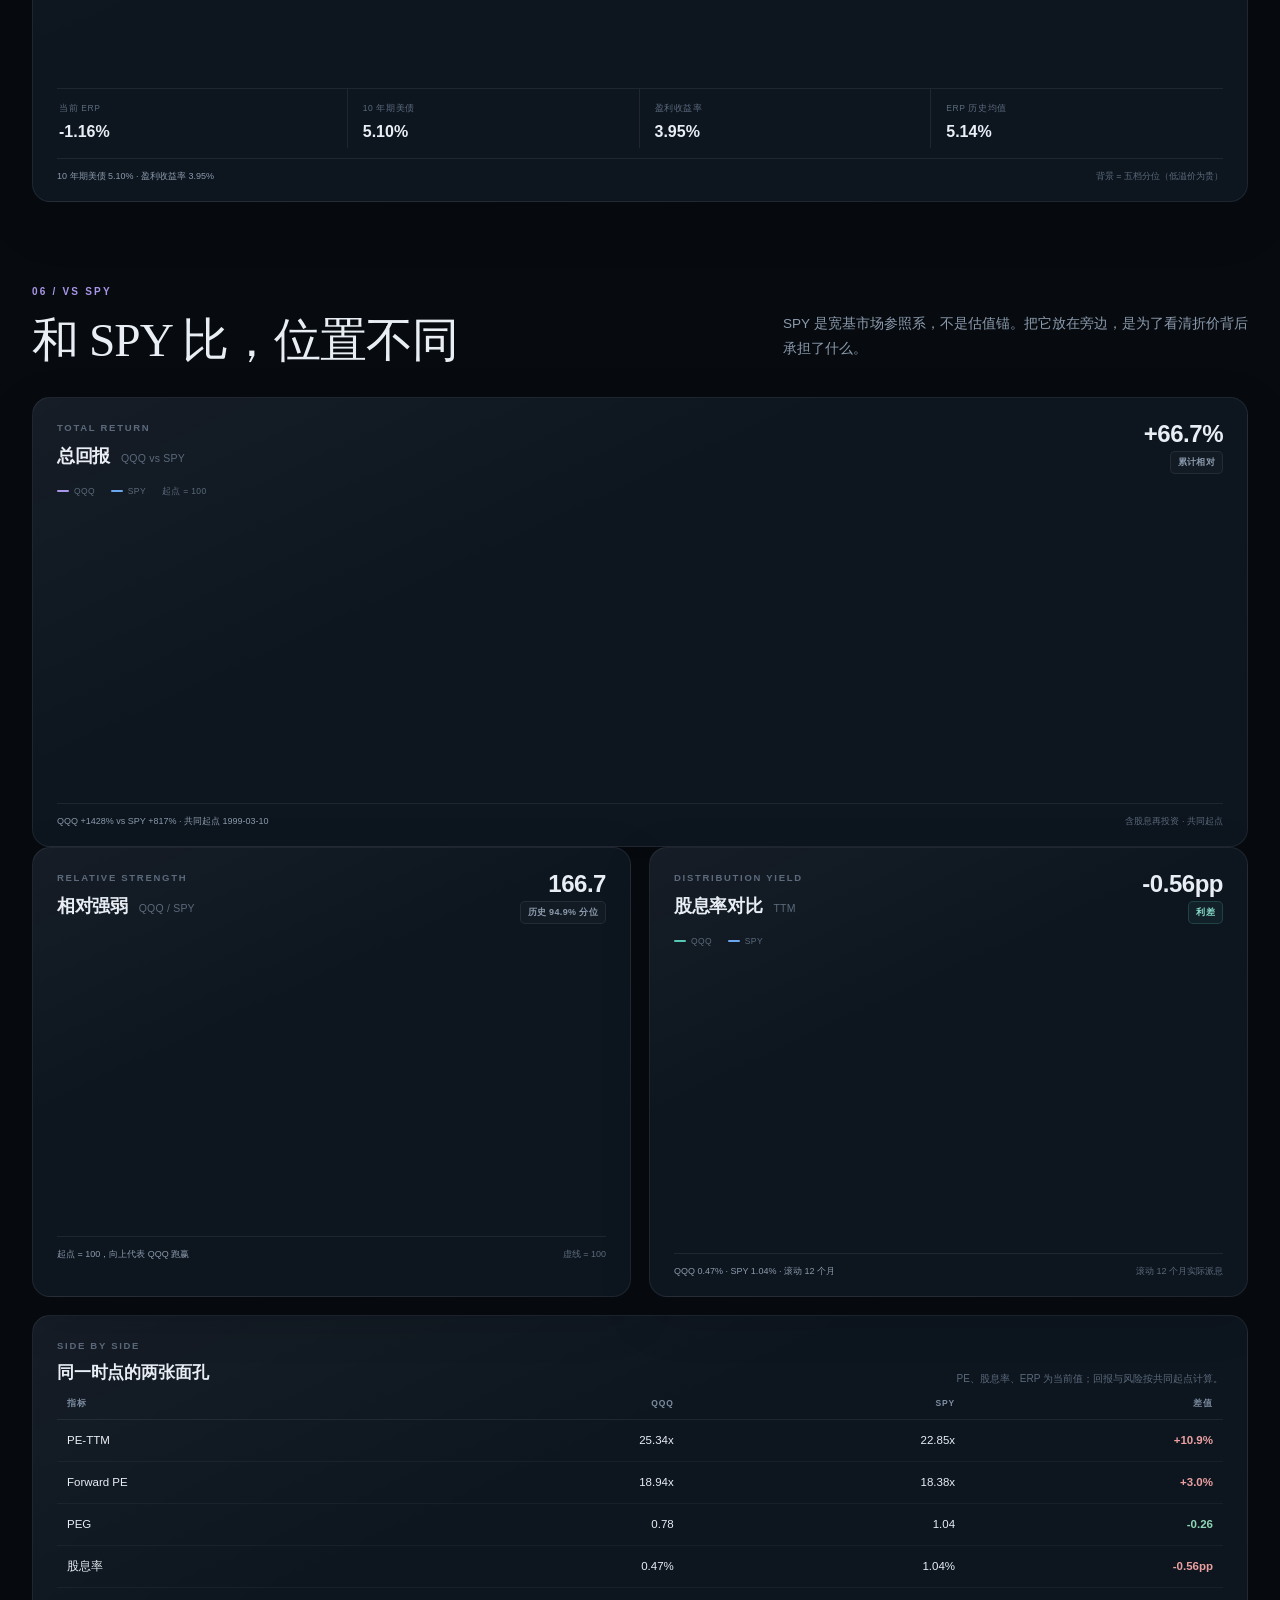
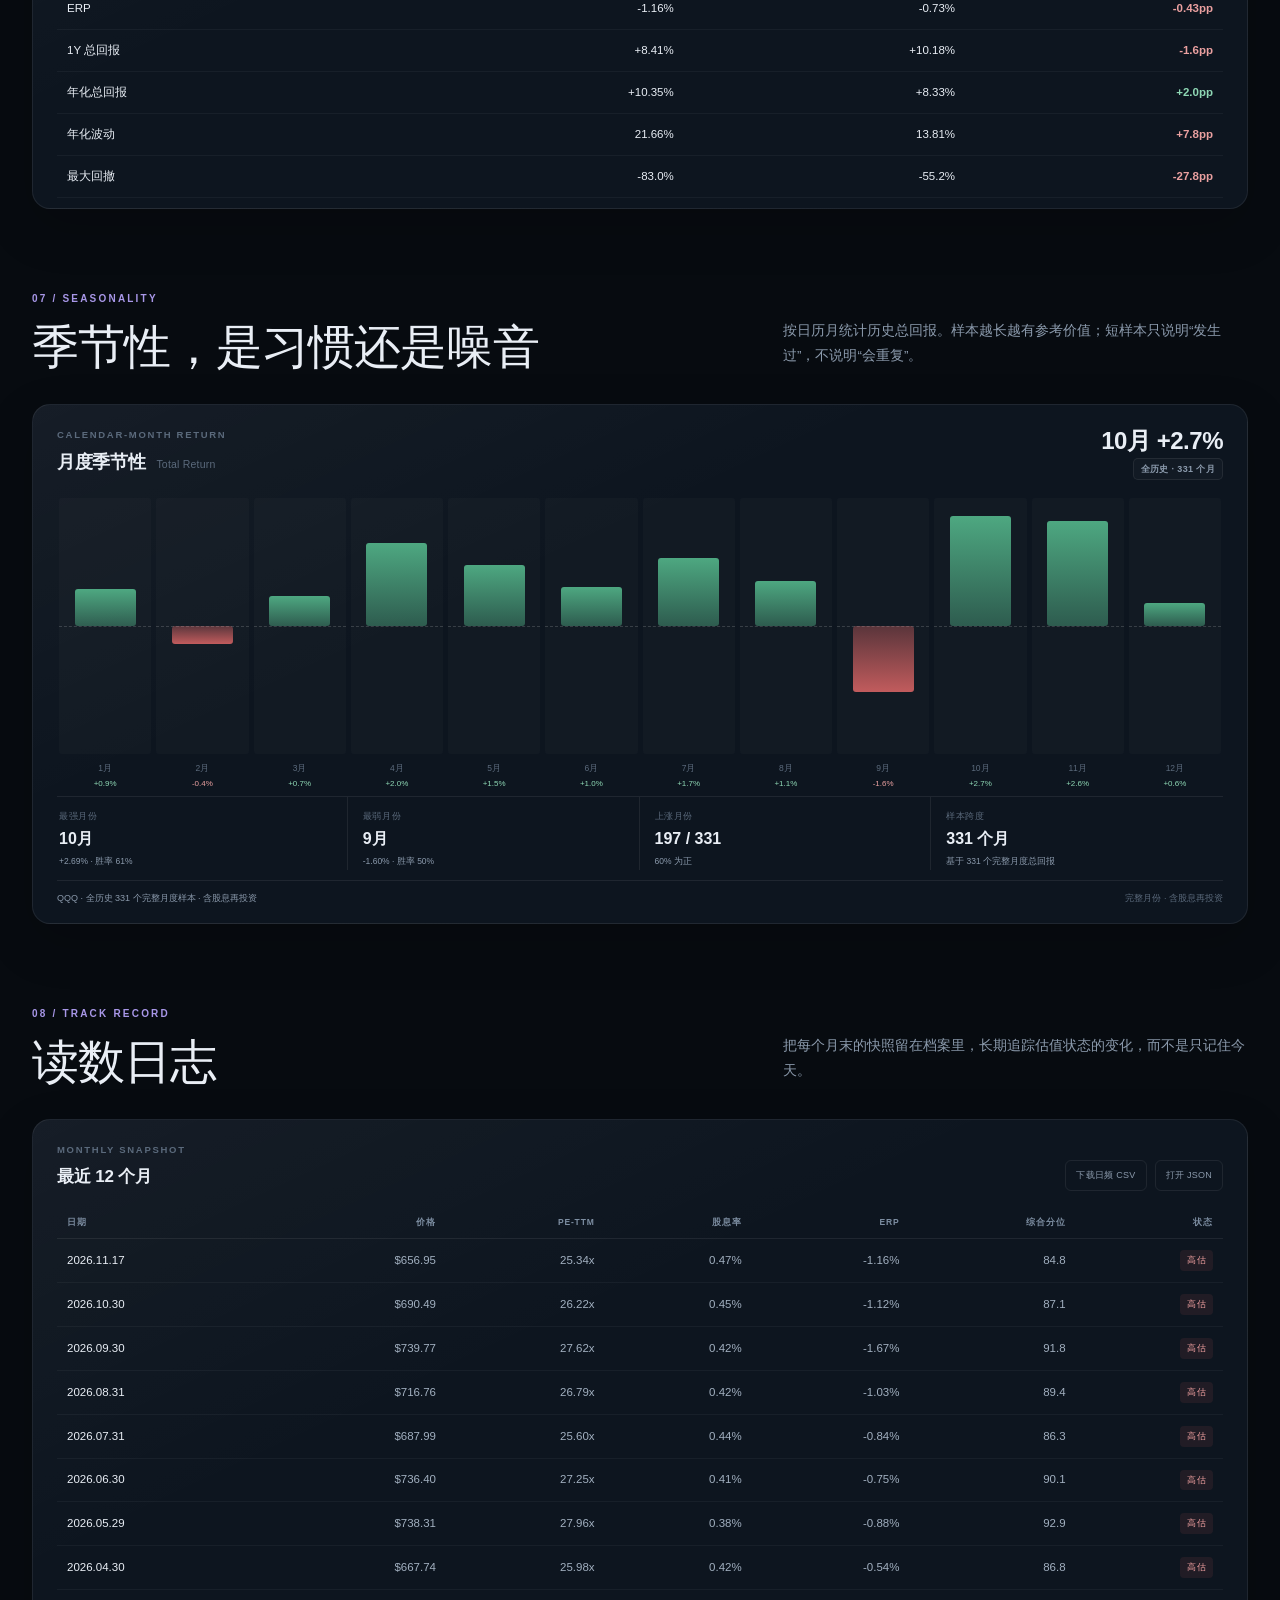
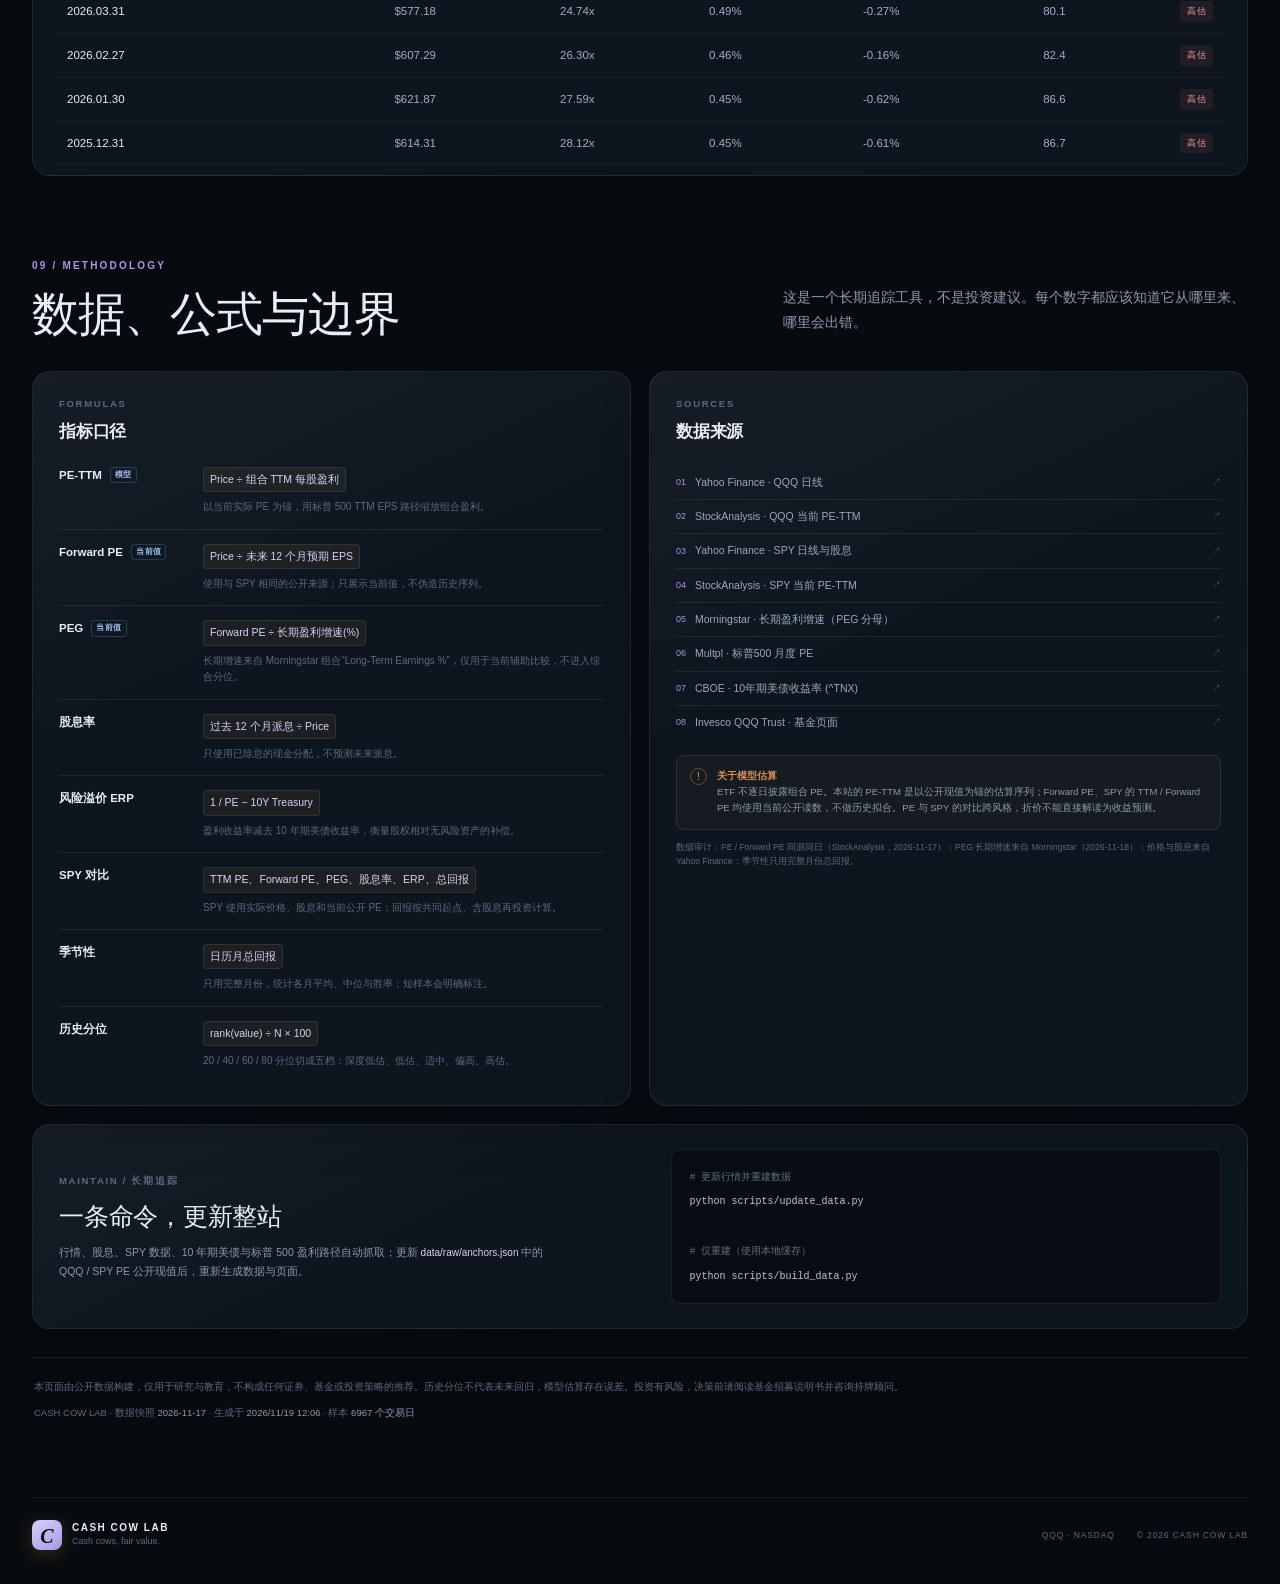
<file: site/qqq.html>
<!DOCTYPE html>
<html lang="zh-CN">
<head>
<meta charset="utf-8">
<meta name="viewport" content="width=device-width, initial-scale=1">
<meta name="description" content="八只 ETF 的估值罗盘：价格、PE-TTM、Forward PE、PEG、股息率、股权风险溢价及与 SPY 的对比。">
<title>ETF 估值罗盘 · CASH COW LAB</title>
<link rel="icon" href="favicon.svg" type="image/svg+xml">
<link rel="stylesheet" href="styles.css">
</head>
<body data-theme="vflo">
<div class="page-grid" aria-hidden="true"></div>
<div class="ambient ambient-a" aria-hidden="true"></div>
<div class="ambient ambient-b" aria-hidden="true"></div>

<header class="topbar">
  <a class="brand" href="#top" aria-label="回到顶部">
    <span class="brand-mark">C</span>
    <span class="brand-copy"><b>CASH COW LAB</b><small>ETF VALUATION TERMINAL</small></span>
  </a>
  <div class="status-pill"><span class="pulse"></span><span>数据截至 <b id="topAsOf">—</b></span></div>
</header>

<nav class="etf-nav" aria-label="ETF 页面切换">
  <a href="index.html" data-ticker="HUB">总览</a>
  <a href="vflo.html" data-ticker="VFLO">VFLO</a>
  <a href="iflo.html" data-ticker="IFLO">IFLO</a>
  <a href="cowz.html" data-ticker="COWZ">COWZ</a>
  <a href="schd.html" data-ticker="SCHD">SCHD</a>
  <a href="qqq.html" data-ticker="QQQ">QQQ</a>
  <a href="soxx.html" data-ticker="SOXX">SOXX</a>
  <a href="xlp.html" data-ticker="XLP">XLP</a>
  <a href="spy.html" data-ticker="SPY">SPY</a>
  <span class="etf-nav-note">八只 ETF · 同一个 SPY 参照系</span>
</nav>

<main id="top">
  <section class="hero">
    <div class="hero-copy">
      <div class="eyebrow"><span class="eyebrow-line"></span><span id="heroEyebrow">—</span></div>
      <h1 id="heroTitle">—</h1>
      <p class="lede" id="heroLede">—</p>
      <div class="hero-price-row">
        <div class="hero-price"><span class="cur">$</span><b id="heroPrice">—</b><span class="chg" id="heroChange">—</span></div>
        <div class="hero-facts">
          <span>成立 <b id="factInception">—</b></span>
          <span>费率 <b id="factExpense">—</b></span>
          <span>规模 <b id="factAum">—</b></span>
          <span>持仓 <b id="factHoldings">—</b></span>
        </div>
      </div>
      <div class="range-block">
        <div class="range-label"><span>52 WEEK RANGE</span><b id="rangeText">—</b></div>
        <div class="range-track"><div class="range-fill" id="rangeFill"></div><div class="range-dot" id="rangeDot"></div></div>
      </div>
    </div>

    <aside class="hero-gauge card" aria-label="综合估值分位">
      <div class="gauge-top">
        <span class="micro">VALUATION TEMPERATURE</span>
        <span class="badge badge-red" id="regimeBadge">—</span>
      </div>
      <svg class="gauge" viewBox="0 0 320 212" role="img" aria-labelledby="gaugeTitle">
        <title id="gaugeTitle">综合估值分位仪表盘</title>
        <g id="gaugeSegments"></g>
        <g class="gauge-ticks" id="gaugeTicks"></g>
        <g class="needle" id="gaugeNeedle">
          <line x1="160" y1="156" x2="160" y2="62" stroke="#f4f7fb" stroke-width="2.2" stroke-linecap="round"/>
          <line x1="160" y1="156" x2="160" y2="72" stroke="rgba(244,247,251,.18)" stroke-width="7" stroke-linecap="round"/>
        </g>
        <circle cx="160" cy="156" r="7.5" fill="#0b1119" stroke="#f4f7fb" stroke-width="2"/>
        <circle cx="160" cy="156" r="2.5" fill="#e8b45a"/>
        <text x="26" y="193" class="gauge-end">便宜</text>
        <text x="294" y="193" class="gauge-end" text-anchor="end">昂贵</text>
      </svg>
      <div class="gauge-reading">
        <div class="gauge-score"><b id="gaugeScore">—</b><span>/ 100</span></div>
        <p id="gaugeVerdict">正在读取历史分位…</p>
      </div>
      <div class="gauge-scale"><span>0 深度低估</span><span>50 适中</span><span>100 高估</span></div>
    </aside>
  </section>

  <section class="ticker-strip" aria-label="实时指标摘要">
    <div class="tick"><span id="tickTicker">—</span><b id="tickPrice">—</b><em id="tickChg">—</em></div>
    <div class="tick"><span>PE-TTM</span><b id="tickPe">—</b><em class="tone-red" id="tickPePct">—</em></div>
    <div class="tick" id="tickSpy"><span>VS SPY</span><b id="tickSpyDiscount">—</b><em class="tone-blue" id="tickSpyLabel">TTM PE 折价</em></div>
    <div class="tick"><span>DIV YIELD</span><b id="tickDy">—</b><em class="tone-teal" id="tickDyPct">—</em></div>
    <div class="tick"><span>ERP / 10Y</span><b id="tickErp">—</b><em class="tone-blue" id="tickUst">—</em></div>
    <div class="tick tick-note"><span>MODEL</span><b>PE 为锚定估算</b><em>详见方法</em></div>
  </section>

  <section id="overview" class="section">
    <div class="section-head reveal">
      <div><span class="kicker">01 / DASHBOARD</span><h2>一眼看清，贵与便宜</h2></div>
      <p>绝对数值告诉你“是多少”，历史分位告诉你“处在哪”。五档分位，把估值翻译成位置。</p>
    </div>

    <div class="overview-grid">
      <div class="card compass-card reveal">
        <div class="card-head">
          <div><span class="micro">VALUATION COMPASS</span><h3>估值罗盘</h3></div>
          <div class="compass-legend"><span>便宜</span><i></i><span>贵</span></div>
        </div>
        <div class="compass-list" id="compassList"></div>
        <div class="compass-foot">
          <span>每行按“昂贵度”着色，右端为历史高位。</span>
          <span id="compassFootNote">—</span>
        </div>
      </div>

      <div class="insight-stack reveal" id="insightStack"></div>
    </div>
  </section>

  <section class="section metrics-section">
    <div class="metric-grid" id="metricCards"></div>
  </section>

  <section id="price" class="section">
    <div class="section-head reveal">
      <div><span class="kicker">02 / PRICE</span><h2 id="priceHead">—</h2></div>
      <p id="priceSub">—</p>
    </div>
    <div class="card chart-card chart-card-wide reveal">
      <div class="chart-head">
        <div class="chart-title"><span class="micro">ADJUSTED CLOSE</span><h3>价格与回撤 <small>Price &amp; Drawdown</small></h3></div>
        <div class="chart-read"><b id="priceRead">—</b><span class="pill" id="priceReadSub">—</span></div>
      </div>
      <div class="range-tools">
        <div class="range-tabs" id="rangeTabs" role="group" aria-label="时间范围"></div>
        <span class="range-hint" id="rangeHint">滚轮缩放</span>
      </div>
      <div class="line-legend"><span><i class="swatch gold"></i><span id="priceLegendTicker">— 收盘价</span></span><span><i class="swatch teal"></i>200 日均线</span><span><i class="swatch red"></i>回撤</span></div>
      <div class="chart-wrap chart-price"><canvas id="priceChart"></canvas></div>
      <div class="chart-sub-label"><span>DRAWDOWN</span><span>回撤</span></div>
      <div class="chart-wrap chart-dd"><canvas id="ddChart"></canvas></div>
      <div class="mini-stats" id="priceStats"></div>
    </div>
  </section>

  <section id="valuation" class="section">
    <div class="section-head reveal">
      <div><span class="kicker">03 / VALUATION</span><h2 id="valHead">—</h2></div>
      <p id="valSub">—</p>
    </div>

    <div class="zone-legend reveal">
      <span><i class="zone-dot z0"></i>低估 <b>0–20</b></span>
      <span><i class="zone-dot z1"></i>偏低 <b>20–40</b></span>
      <span><i class="zone-dot z2"></i>适中 <b>40–60</b></span>
      <span><i class="zone-dot z3"></i>偏高 <b>60–80</b></span>
      <span><i class="zone-dot z4"></i>高估 <b>80–100</b></span>
      <em>分位越高越贵；股息率与 ERP 为反向指标，图中颜色已按估值方向翻转。</em>
    </div>

    <div class="chart-grid">
      <div class="card chart-card reveal">
        <div class="chart-head">
          <div class="chart-title"><span class="micro">TRAILING P/E</span><h3>PE-TTM <small>市盈率</small><span class="tag-model">估算</span></h3></div>
          <div class="chart-read"><b id="peRead">—</b><span class="pill badge-red" id="pePill">—</span></div>
        </div>
        <div class="band-legend"><span>便宜</span><div class="band-gradient"></div><span>昂贵</span></div>
        <div class="chart-wrap chart-mid"><canvas id="peChart"></canvas></div>
        <div class="chart-foot"><span id="peFoot">—</span><span>虚线 = 中位数 · 背景 = 五档分位</span></div>
      </div>

      <div class="card chart-card spy-compare-card reveal">
        <div class="chart-head">
          <div class="chart-title"><span class="micro">RELATIVE VALUATION</span><h3>相对 SPY <small>当前时点</small></h3></div>
          <div class="chart-read"><b id="spyPeDiscount">—</b><span class="pill badge-blue" id="spyPeLabel">TTM PE 折价</span></div>
        </div>
        <div class="compare-list" id="spyCompareList"></div>
        <div class="chart-foot"><span id="spyCompareFoot">—</span><span>同一时点 · 跨风格参照</span></div>
      </div>
    </div>

    <div class="card heatmap-card reveal">
      <div class="card-head">
        <div><span class="micro">PERCENTILE MATRIX</span><h3>历史分位矩阵</h3></div>
        <p>颜色越红，代表该指标在自身历史中越贵。空白表示当时样本不足。</p>
      </div>
      <div class="heatmap-scroll"><div class="heatmap" id="heatmap"></div></div>
      <div class="heatmap-foot"><span>按季度末读数 · 最后一列为当前不完全季度</span><span id="heatmapNote">—</span></div>
    </div>
  </section>

  <section id="income" class="section">
    <div class="section-head reveal">
      <div><span class="kicker">04 / INCOME</span><h2 id="incomeHead">—</h2></div>
      <p id="incomeSub">—</p>
    </div>
    <div class="card chart-card chart-card-wide reveal">
      <div class="chart-head">
        <div class="chart-title"><span class="micro">TTM DISTRIBUTION YIELD</span><h3>股息率 <small>Trailing 12M</small></h3></div>
        <div class="chart-read"><b id="dyRead">—</b><span class="pill tone-teal" id="dyPill">—</span></div>
      </div>
      <div class="band-legend reverse"><span>收益率低 · 贵</span><div class="band-gradient reverse"></div><span>收益率高 · 便宜</span></div>
      <div class="chart-wrap chart-mid"><canvas id="dyChart"></canvas></div>
      <div class="chart-foot"><span id="dyFoot">—</span><span>背景 = 五档分位（低收益率为贵）</span></div>
    </div>
  </section>

  <section id="risk" class="section">
    <div class="section-head reveal">
      <div><span class="kicker">05 / RISK PREMIUM</span><h2>风险溢价，安全垫还剩多厚</h2></div>
      <p>盈利收益率减去 10 年期美债收益率。数值越低，股票相对无风险资产越贵。</p>
    </div>
    <div class="card chart-card chart-card-wide reveal">
      <div class="chart-head">
        <div class="chart-title"><span class="micro">EQUITY RISK PREMIUM</span><h3>股权风险溢价 <small>vs 10Y Treasury</small></h3></div>
        <div class="chart-read"><b id="erpRead">—</b><span class="pill badge-red" id="erpPill">—</span></div>
      </div>
      <div class="band-legend reverse"><span>溢价低 · 贵</span><div class="band-gradient reverse"></div><span>溢价高 · 便宜</span></div>
      <div class="line-legend"><span><i class="swatch red"></i>股权风险溢价</span><span><i class="swatch blue"></i>10 年期美债收益率</span><span><i class="swatch dim"></i>历史中位数</span></div>
      <div class="chart-wrap chart-erp"><canvas id="erpChart"></canvas></div>
      <div class="risk-strip" id="riskStrip"></div>
      <div class="chart-foot"><span id="erpFoot">—</span><span>背景 = 五档分位（低溢价为贵）</span></div>
    </div>
  </section>

  <section id="spy" class="section">
    <div class="section-head reveal">
      <div><span class="kicker">06 / VS SPY</span><h2>和 SPY 比，位置不同</h2></div>
      <p>SPY 是宽基市场参照系，不是估值锚。把它放在旁边，是为了看清折价背后承担了什么。</p>
    </div>

    <div class="card chart-card chart-card-wide reveal">
      <div class="chart-head">
        <div class="chart-title"><span class="micro">TOTAL RETURN</span><h3>总回报 <small><span id="perfTitleTicker">—</span> vs SPY</small></h3></div>
        <div class="chart-read"><b id="relativePerfRead">—</b><span class="pill badge-teal" id="relativePerfPill">—</span></div>
      </div>
      <div class="line-legend"><span><i class="swatch gold"></i><span id="perfLegendTicker">—</span></span><span><i class="swatch blue"></i>SPY</span><span>起点 = 100</span></div>
      <div class="chart-wrap chart-mid"><canvas id="relativePerfChart"></canvas></div>
      <div class="chart-foot"><span id="relativePerfFoot">—</span><span>含股息再投资 · 共同起点</span></div>
    </div>

    <div class="chart-grid">
      <div class="card chart-card reveal">
        <div class="chart-head">
          <div class="chart-title"><span class="micro">RELATIVE STRENGTH</span><h3>相对强弱 <small><span id="relativeTicker">—</span> / SPY</small></h3></div>
          <div class="chart-read"><b id="relativeRead">—</b><span class="pill" id="relativePill">—</span></div>
        </div>
        <div class="chart-wrap chart-mid"><canvas id="relativeChart"></canvas></div>
        <div class="chart-foot"><span id="relativeFoot">—</span><span>虚线 = 100</span></div>
      </div>

      <div class="card chart-card reveal">
        <div class="chart-head">
          <div class="chart-title"><span class="micro">DISTRIBUTION YIELD</span><h3>股息率对比 <small>TTM</small></h3></div>
          <div class="chart-read"><b id="spyYieldRead">—</b><span class="pill tone-teal">利差</span></div>
        </div>
        <div class="line-legend"><span><i class="swatch teal"></i><span id="yieldLegendTicker">—</span></span><span><i class="swatch blue"></i>SPY</span></div>
        <div class="chart-wrap chart-mid"><canvas id="spyYieldChart"></canvas></div>
        <div class="chart-foot"><span id="spyYieldFoot">—</span><span>滚动 12 个月实际派息</span></div>
      </div>
    </div>

    <div class="card spy-table-card reveal">
      <div class="card-head">
        <div><span class="micro">SIDE BY SIDE</span><h3>同一时点的两张面孔</h3></div>
        <p>PE、股息率、ERP 为当前值；回报与风险按共同起点计算。</p>
      </div>
      <div class="table-scroll">
        <table class="spy-table">
          <thead><tr><th>指标</th><th id="spyEtfHeader">ETF</th><th>SPY</th><th>差值</th></tr></thead>
          <tbody id="spyTableBody"></tbody>
        </table>
      </div>
    </div>
  </section>

  <section id="seasonality" class="section">
    <div class="section-head reveal">
      <div><span class="kicker">07 / SEASONALITY</span><h2>季节性，是习惯还是噪音</h2></div>
      <p>按日历月统计历史总回报。样本越长越有参考价值；短样本只说明“发生过”，不说明“会重复”。</p>
    </div>
    <div class="card chart-card chart-card-wide reveal">
      <div class="chart-head">
        <div class="chart-title"><span class="micro">CALENDAR-MONTH RETURN</span><h3>月度季节性 <small>Total Return</small></h3></div>
        <div class="chart-read"><b id="seasonRead">—</b><span class="pill" id="seasonPill">—</span></div>
      </div>
      <div class="chart-wrap chart-season"><div class="season-bars" id="seasonBars"></div></div>
      <div class="season-strip" id="seasonStrip"></div>
      <div class="chart-foot"><span id="seasonFoot">—</span><span>完整月份 · 含股息再投资</span></div>
    </div>
  </section>

  <section class="section">
    <div class="section-head reveal">
      <div><span class="kicker">08 / TRACK RECORD</span><h2>读数日志</h2></div>
      <p>把每个月末的快照留在档案里，长期追踪估值状态的变化，而不是只记住今天。</p>
    </div>
    <div class="card table-card reveal">
      <div class="table-toolbar">
        <div><span class="micro">MONTHLY SNAPSHOT</span><h3>最近 12 个月</h3></div>
        <div class="table-actions">
          <a class="ghost-btn" id="csvLink" href="data/vflo_daily.csv" download>下载日频 CSV</a>
          <a class="ghost-btn" id="jsonLink" href="data.json" target="_blank" rel="noopener">打开 JSON</a>
        </div>
      </div>
      <div class="table-scroll">
        <table>
          <thead><tr><th>日期</th><th>价格</th><th>PE-TTM</th><th>股息率</th><th>ERP</th><th>综合分位</th><th>状态</th></tr></thead>
          <tbody id="logBody"></tbody>
        </table>
      </div>
    </div>
  </section>

  <section id="method" class="section method-section">
    <div class="section-head reveal">
      <div><span class="kicker">09 / METHODOLOGY</span><h2>数据、公式与边界</h2></div>
      <p>这是一个长期追踪工具，不是投资建议。每个数字都应该知道它从哪里来、哪里会出错。</p>
    </div>

    <div class="method-grid">
      <div class="card method-card reveal">
        <div class="card-head"><div><span class="micro">FORMULAS</span><h3>指标口径</h3></div></div>
        <dl class="formula-list">
          <div><dt>PE-TTM <span class="tag-model">模型</span></dt><dd><code>Price ÷ 组合 TTM 每股盈利</code><p>以当前实际 PE 为锚，用标普 500 TTM EPS 路径缩放组合盈利。</p></div>
          <div><dt>Forward PE <span class="tag-model">当前值</span></dt><dd><code>Price ÷ 未来 12 个月预期 EPS</code><p>使用与 SPY 相同的公开来源；只展示当前值，不伪造历史序列。</p></div>
          <div><dt>PEG <span class="tag-model">当前值</span></dt><dd><code>Forward PE ÷ 长期盈利增速(%)</code><p>长期增速来自 Morningstar 组合“Long-Term Earnings %”，仅用于当前辅助比较，不进入综合分位。</p></div>
          <div><dt>股息率</dt><dd><code>过去 12 个月派息 ÷ Price</code><p>只使用已除息的现金分配，不预测未来派息。</p></div>
          <div><dt>风险溢价 ERP</dt><dd><code>1 / PE − 10Y Treasury</code><p>盈利收益率减去 10 年期美债收益率，衡量股权相对无风险资产的补偿。</p></div>
          <div><dt>SPY 对比</dt><dd><code>TTM PE、Forward PE、PEG、股息率、ERP、总回报</code><p>SPY 使用实际价格、股息和当前公开 PE；回报按共同起点、含股息再投资计算。</p></div>
          <div><dt>季节性</dt><dd><code>日历月总回报</code><p>只用完整月份，统计各月平均、中位与胜率；短样本会明确标注。</p></div>
          <div><dt>历史分位</dt><dd><code>rank(value) ÷ N × 100</code><p>20 / 40 / 60 / 80 分位切成五档：深度低估、低估、适中、偏高、高估。</p></div>
        </dl>
      </div>

      <div class="card method-card reveal">
        <div class="card-head"><div><span class="micro">SOURCES</span><h3>数据来源</h3></div></div>
        <ul class="source-list" id="sourceList"></ul>
        <div class="model-warning">
          <span class="warn-icon">!</span>
          <p><b>关于模型估算</b><br>ETF 不逐日披露组合 PE。本站的 PE-TTM 是以公开现值为锚的估算序列；Forward PE、SPY 的 TTM / Forward PE 均使用当前公开读数，不做历史拟合。PE 与 SPY 的对比跨风格，折价不能直接解读为收益预测。</p>
        </div>
        <p class="audit-note" id="auditNote">数据审计：PE / Forward PE 同源同日（StockAnalysis）；PEG 长期增速来自 Morningstar；价格与股息来自 Yahoo Finance；季节性只用完整月份总回报。</p>
      </div>
    </div>

    <div class="card ops-card reveal">
      <div class="ops-copy">
        <span class="micro">MAINTAIN / 长期追踪</span>
        <h3>一条命令，更新整站</h3>
        <p>行情、股息、SPY 数据、10 年期美债与标普 500 盈利路径自动抓取；更新 <code>data/raw/anchors.json</code> 中的 <span id="opsTickers">—</span> / SPY PE 公开现值后，重新生成数据与页面。</p>
      </div>
      <pre><code><span class="c"># 更新行情并重建数据</span>
python scripts/update_data.py

<span class="c"># 仅重建（使用本地缓存）</span>
python scripts/build_data.py</code></pre>
    </div>

    <div class="disclaimer">
      <p>本页面由公开数据构建，仅用于研究与教育，不构成任何证券、基金或投资策略的推荐。历史分位不代表未来回归，模型估算存在误差。投资有风险，决策前请阅读基金招募说明书并咨询持牌顾问。</p>
      <p>CASH COW LAB · 数据快照 <b id="footAsOf">—</b> · 生成于 <b id="footGenerated">—</b> · 样本 <b id="footObs">—</b></p>
    </div>
  </section>
</main>

<footer class="site-footer">
  <div class="footer-left"><span class="brand-mark small">C</span><span><b>CASH COW LAB</b><small>Cash cows, fair value.</small></span></div>
  <div class="footer-right"><span id="footerTicker">—</span><span>© 2026 CASH COW LAB</span></div>
</footer>

<script src="data/qqq.js"></script>
<script src="assets/chart.umd.min.js"></script>
<script>window.PAGE_CONFIG = {"ticker": "QQQ", "theme": "qqq", "name": "Invesco QQQ Trust", "csv": "data/qqq_daily.csv", "eyebrow": "INVESCO QQQ TRUST · QQQ", "hero_title": "成长，<br><em>也要看价格。</em>", "hero_lede": "科技巨头与成长股的代表，估值从来不便宜。<br>用 PE、Forward PE、PEG 与 SPY 对照，看清成长溢价。", "price_head": "价格，是结果不是原因", "price_sub": "过去二十多年，QQQ 的成长故事被不断定价。价格上行的背后，是盈利预期与估值的拉扯。", "val_head": "估值，成长溢价的刻度", "val_sub": "PE 与 Forward PE 的差距，反映市场对盈利增长的预期；PEG 则把增长放回估值里。", "income_head": "股息，不是成长的主角", "income_sub": "QQQ 按季度分配，股息率远低于价值型 ETF。它更像成长的副产品，而不是收益来源。", "is_benchmark": false};</script>
<script src="app.js"></script>
</body>
</html>
</file>
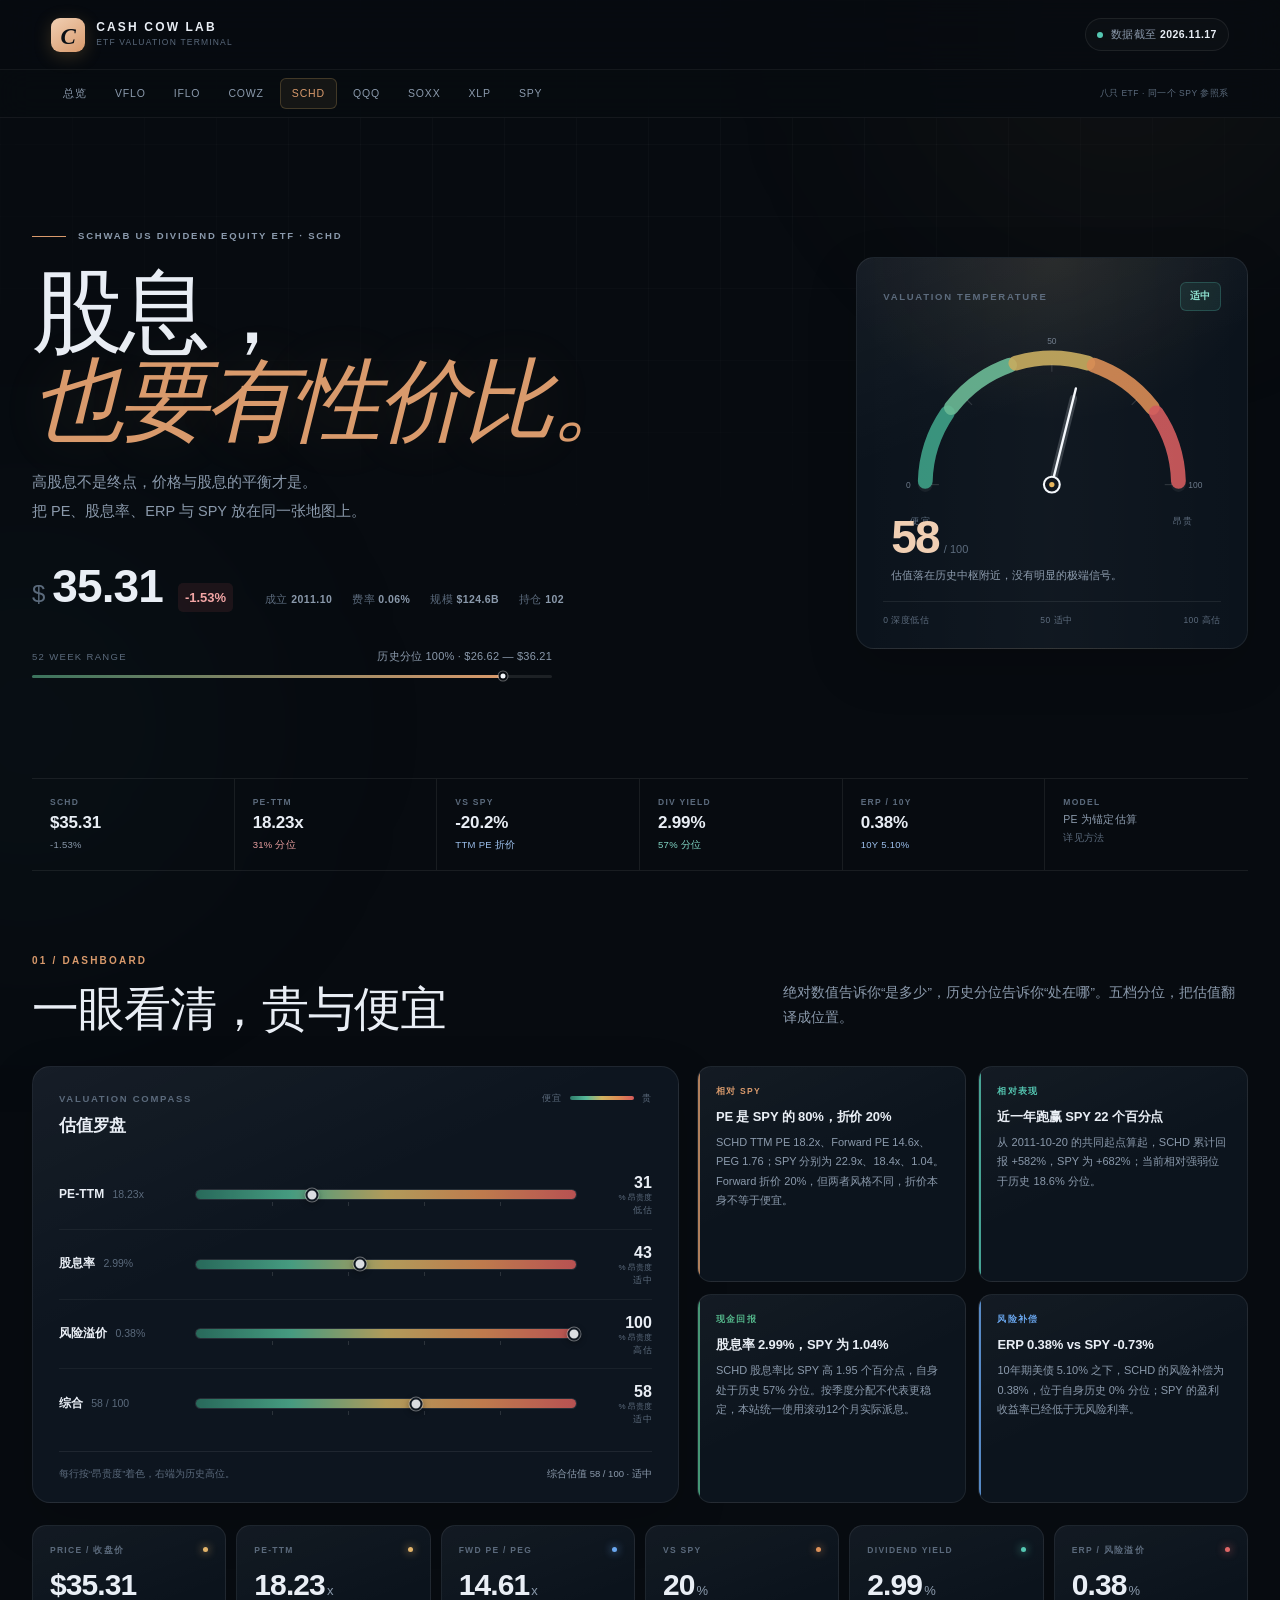
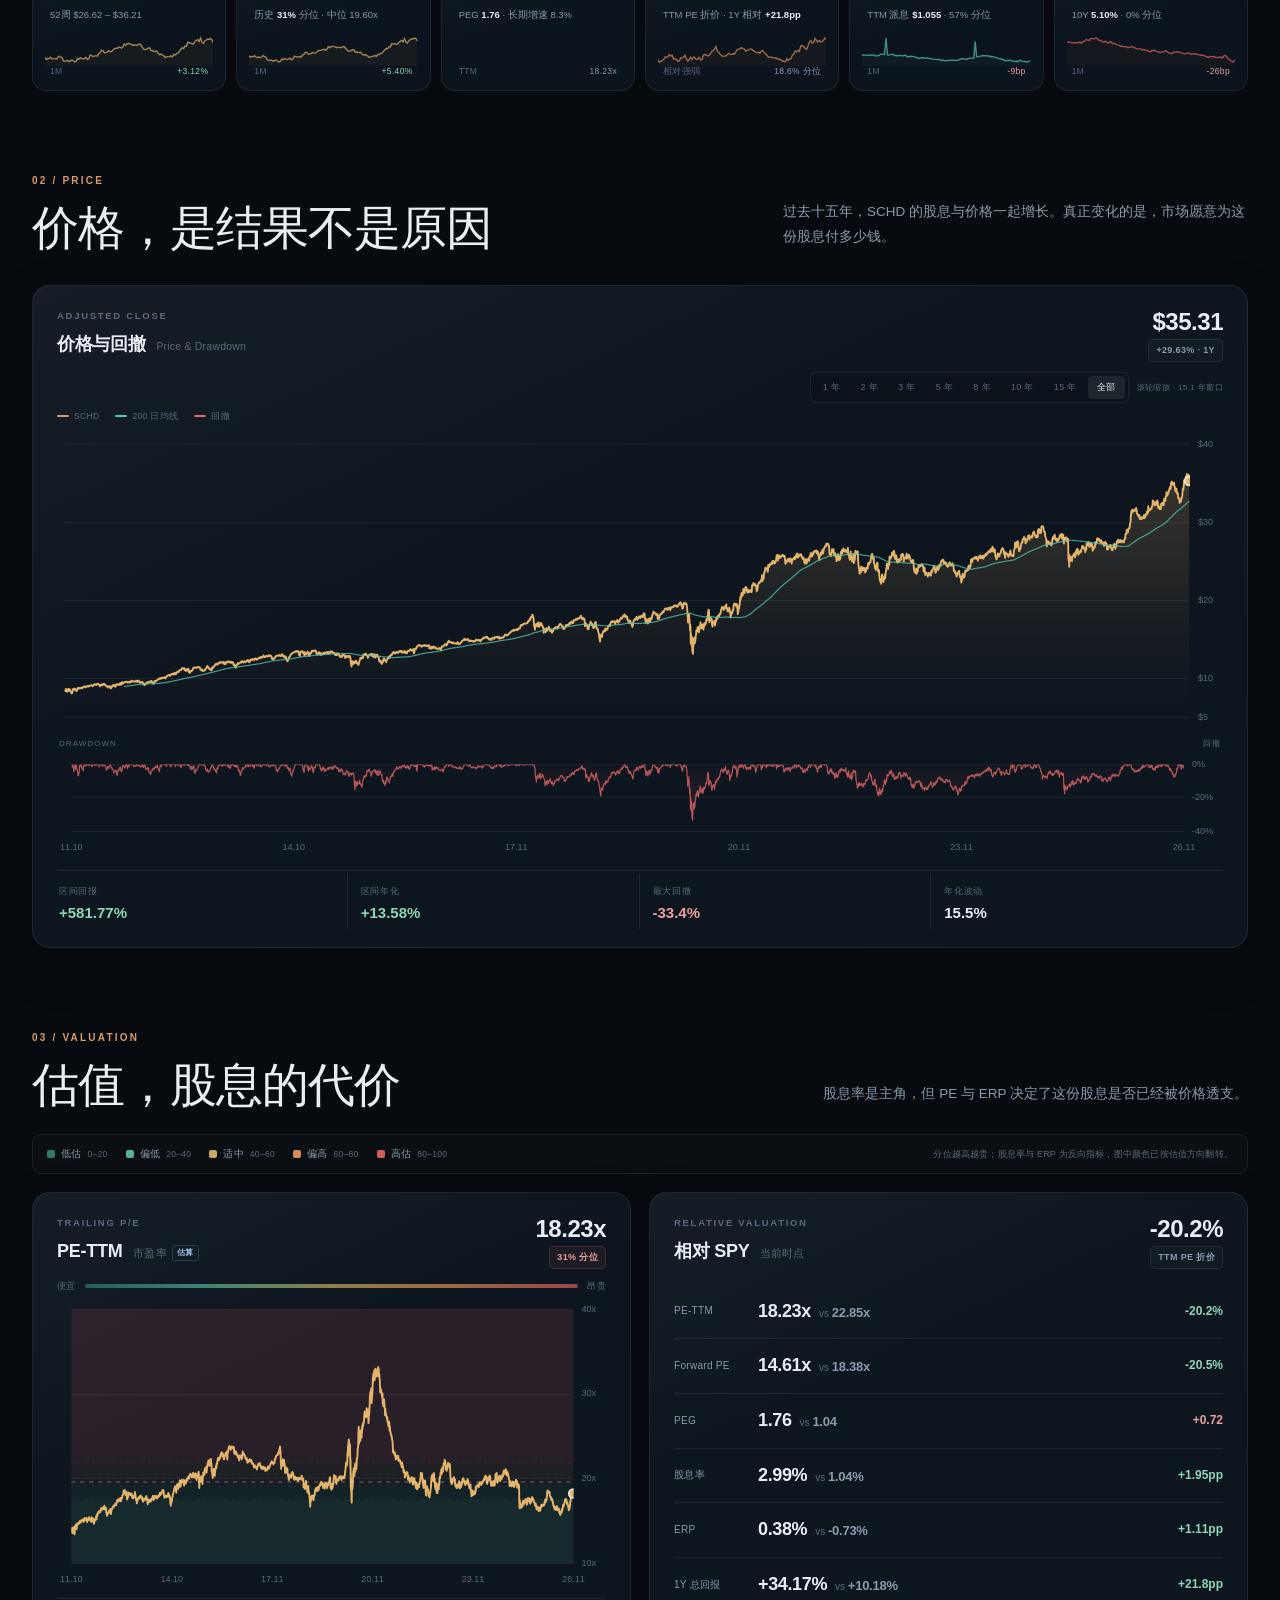
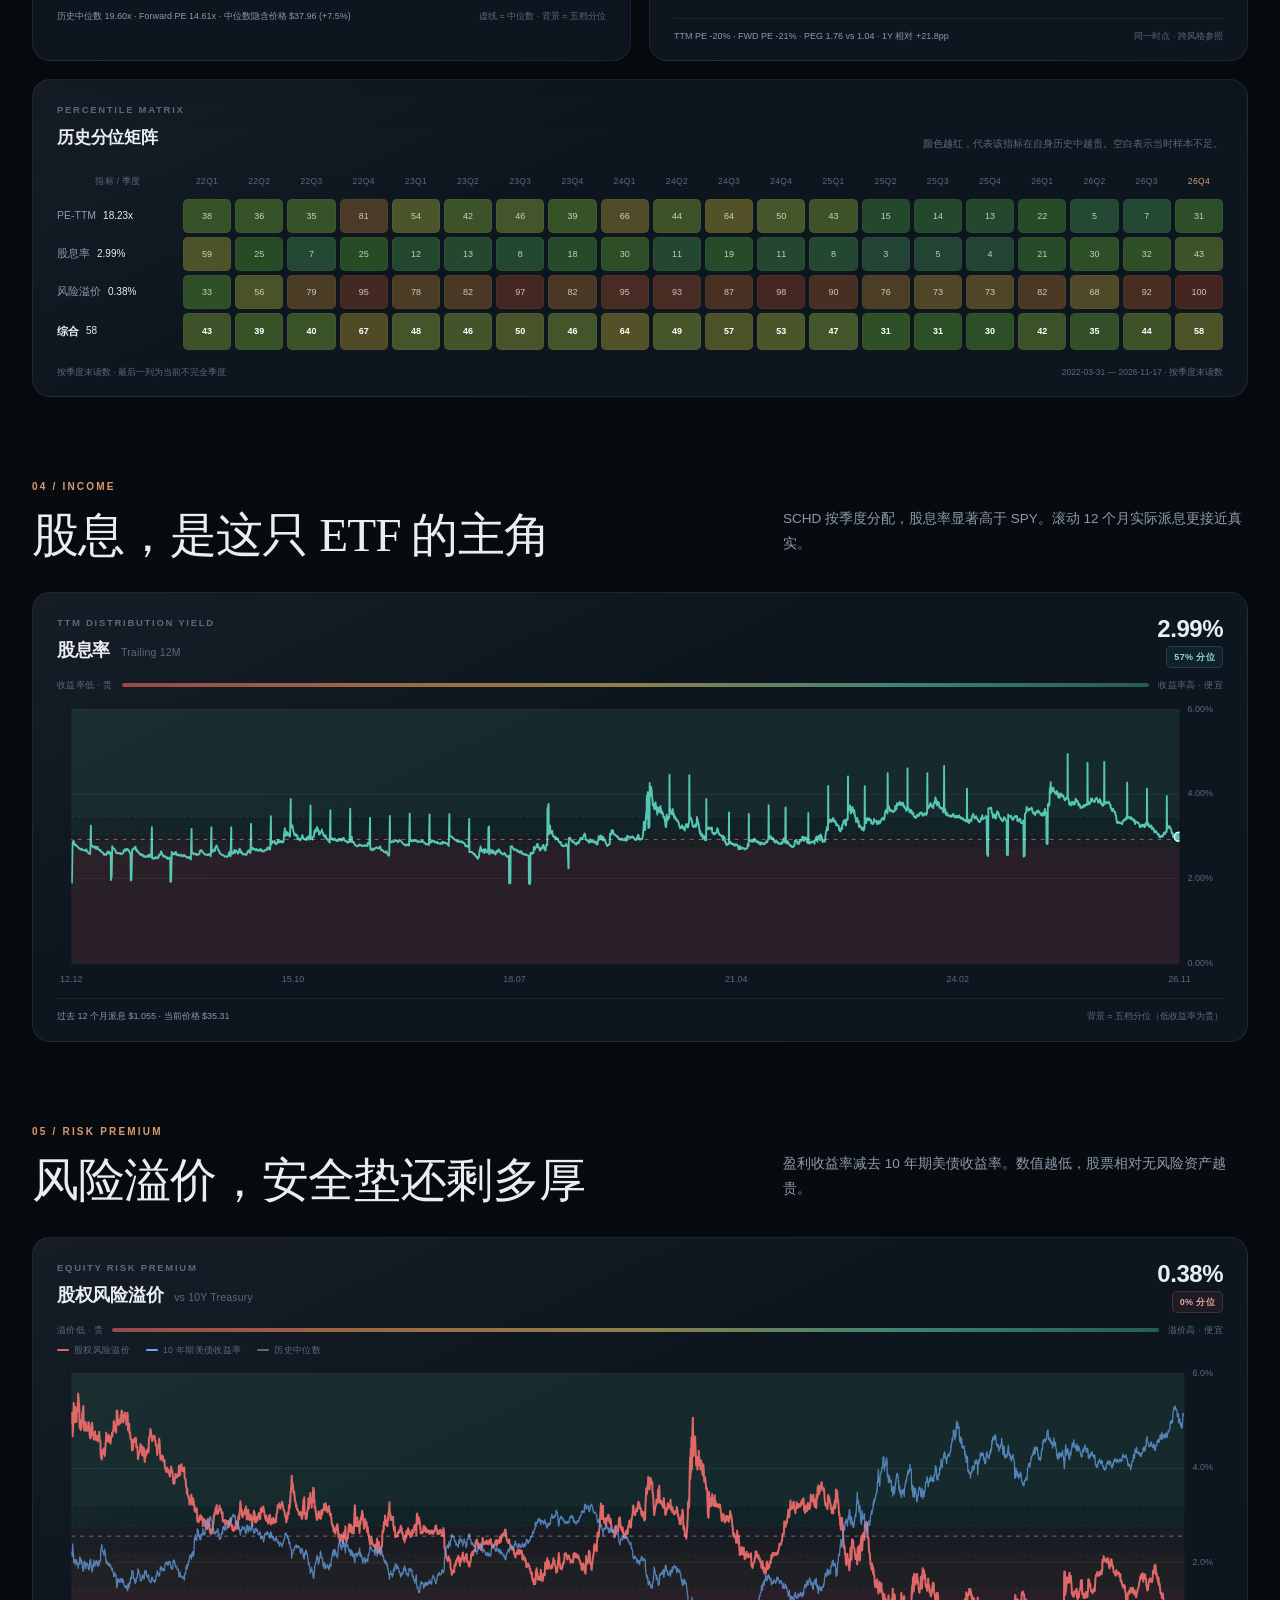
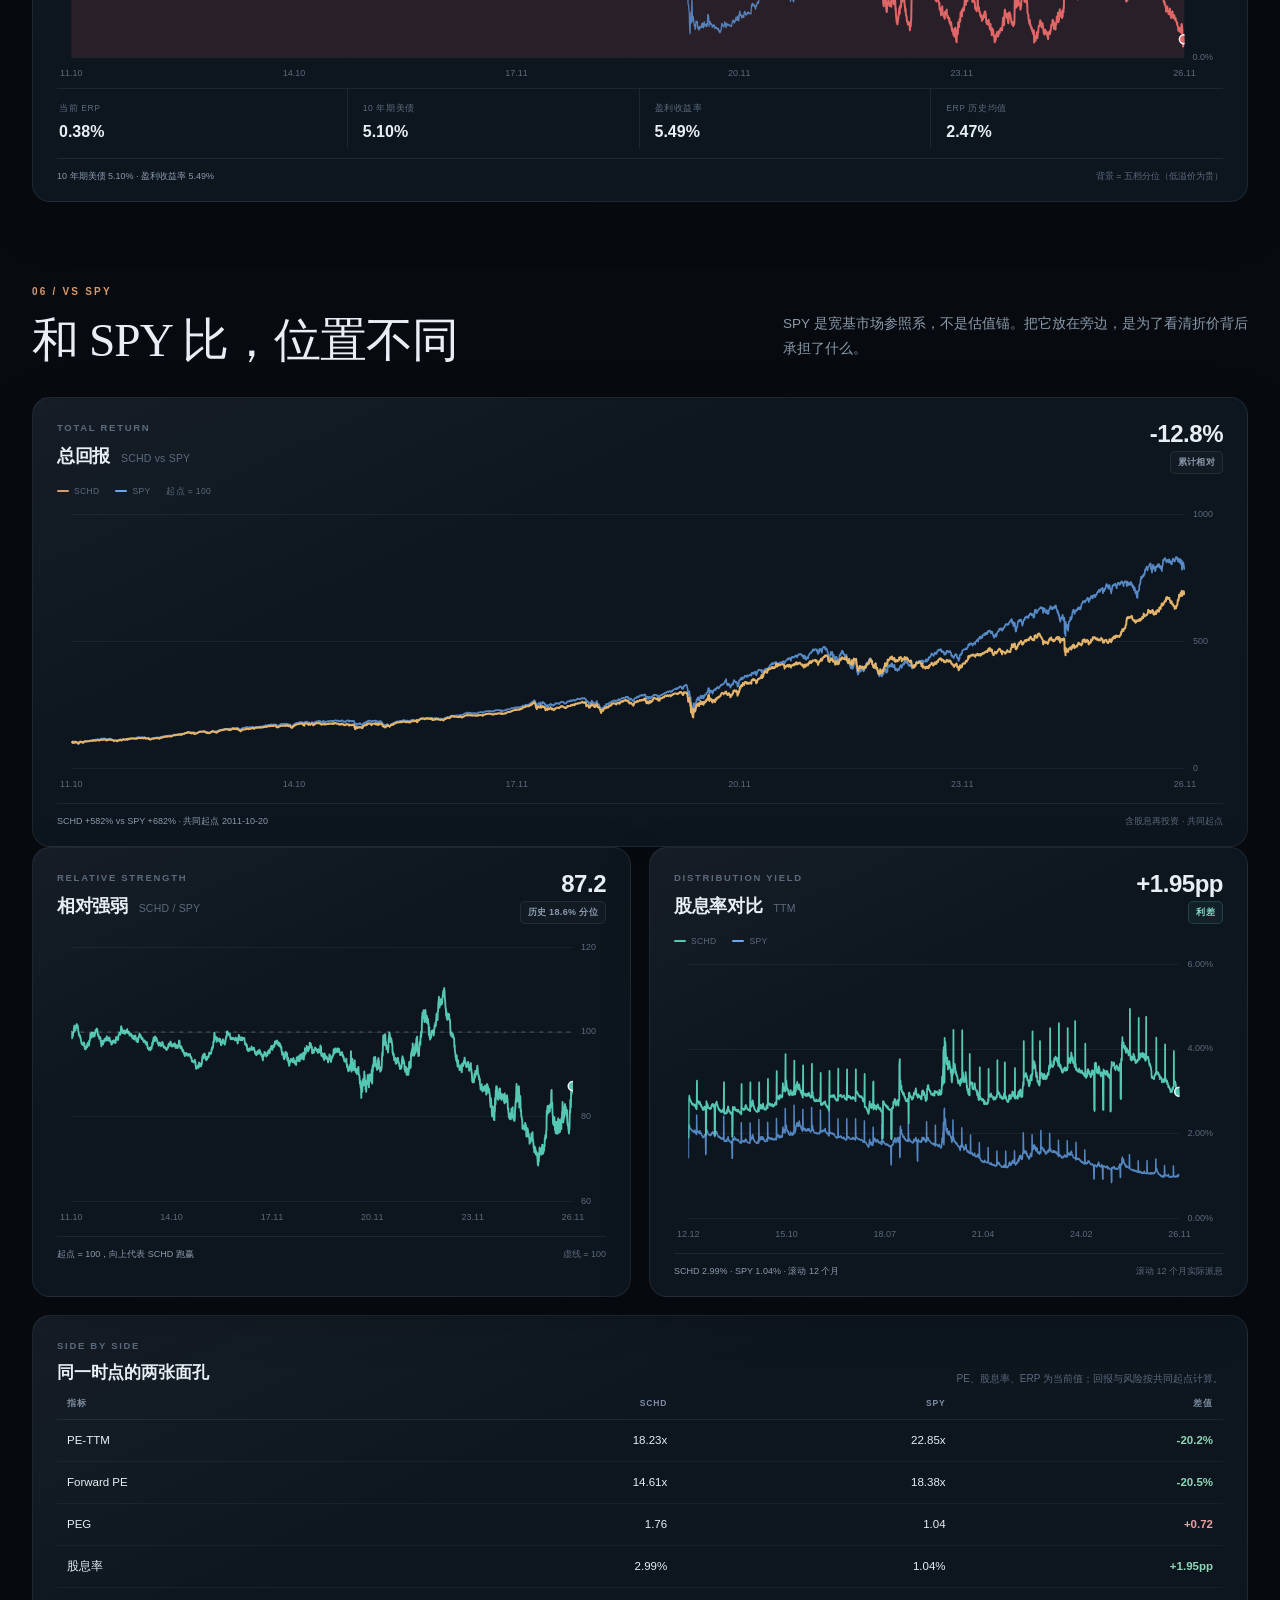
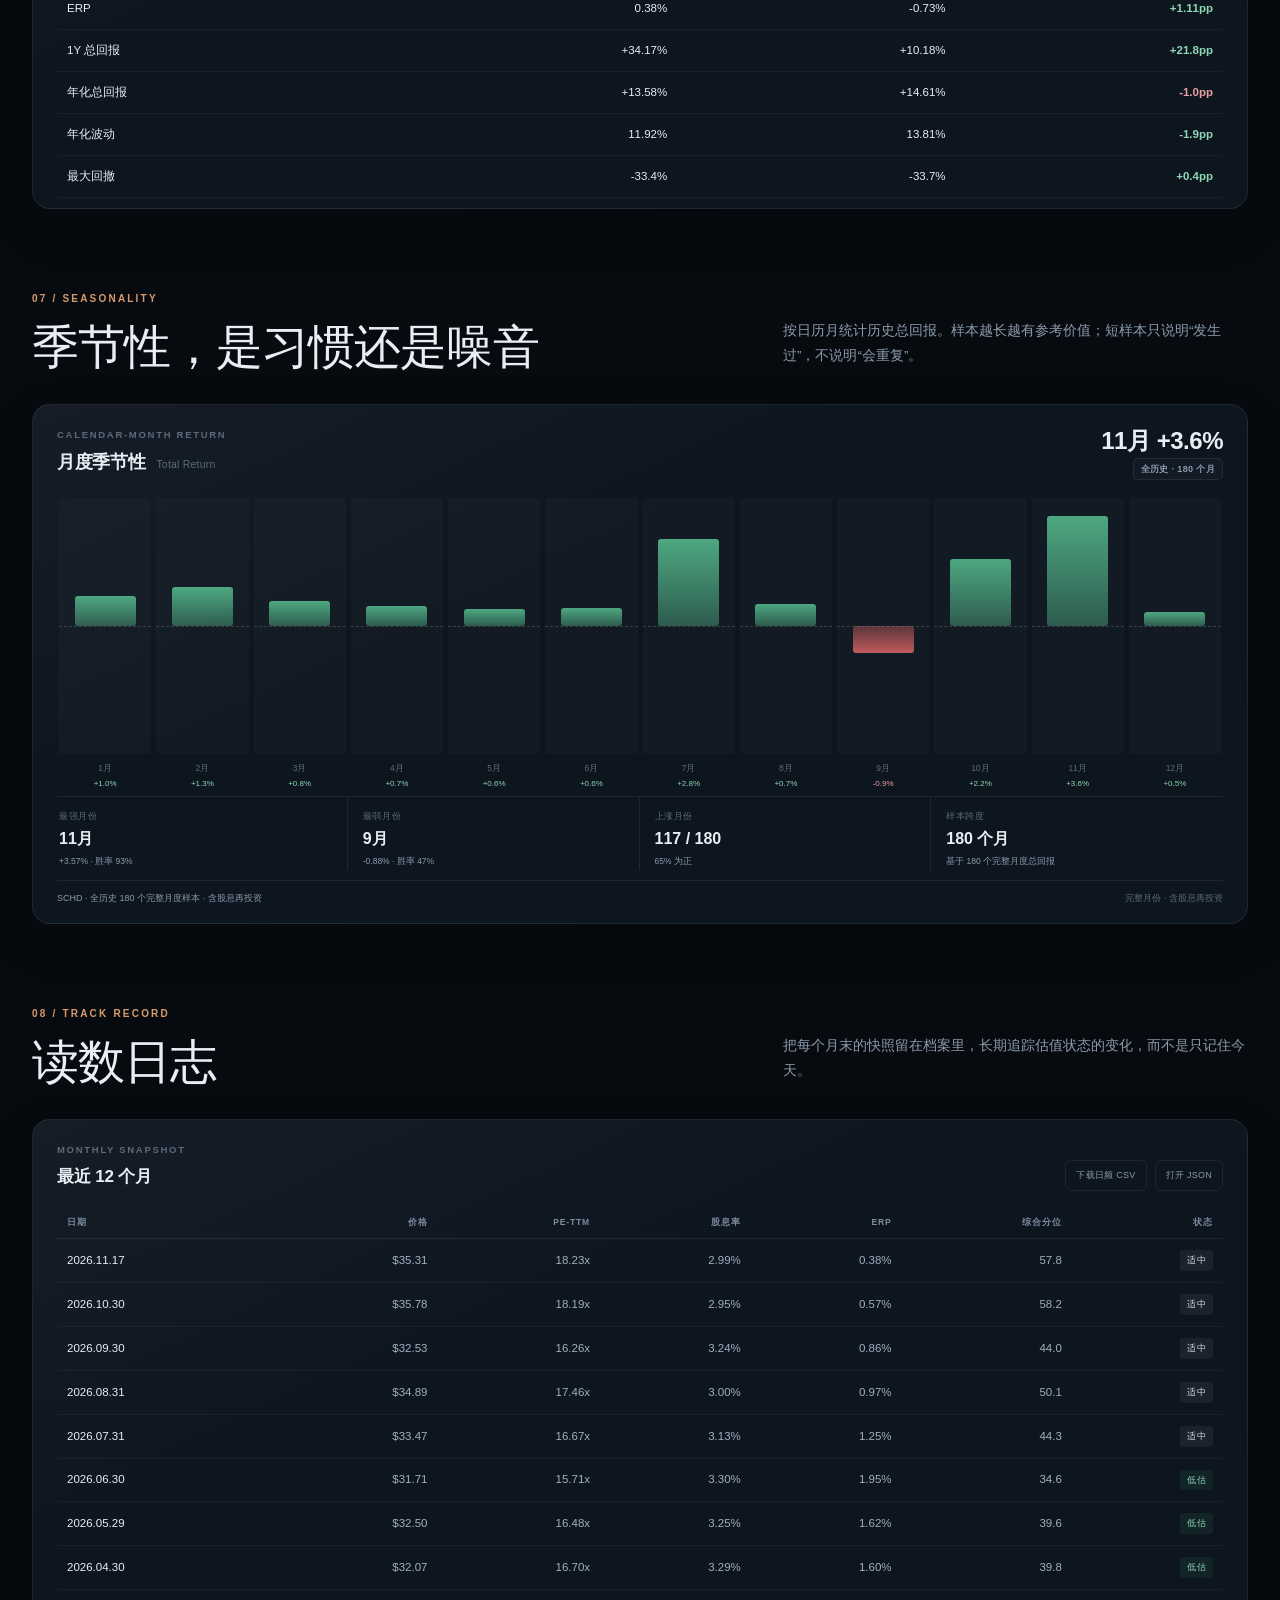
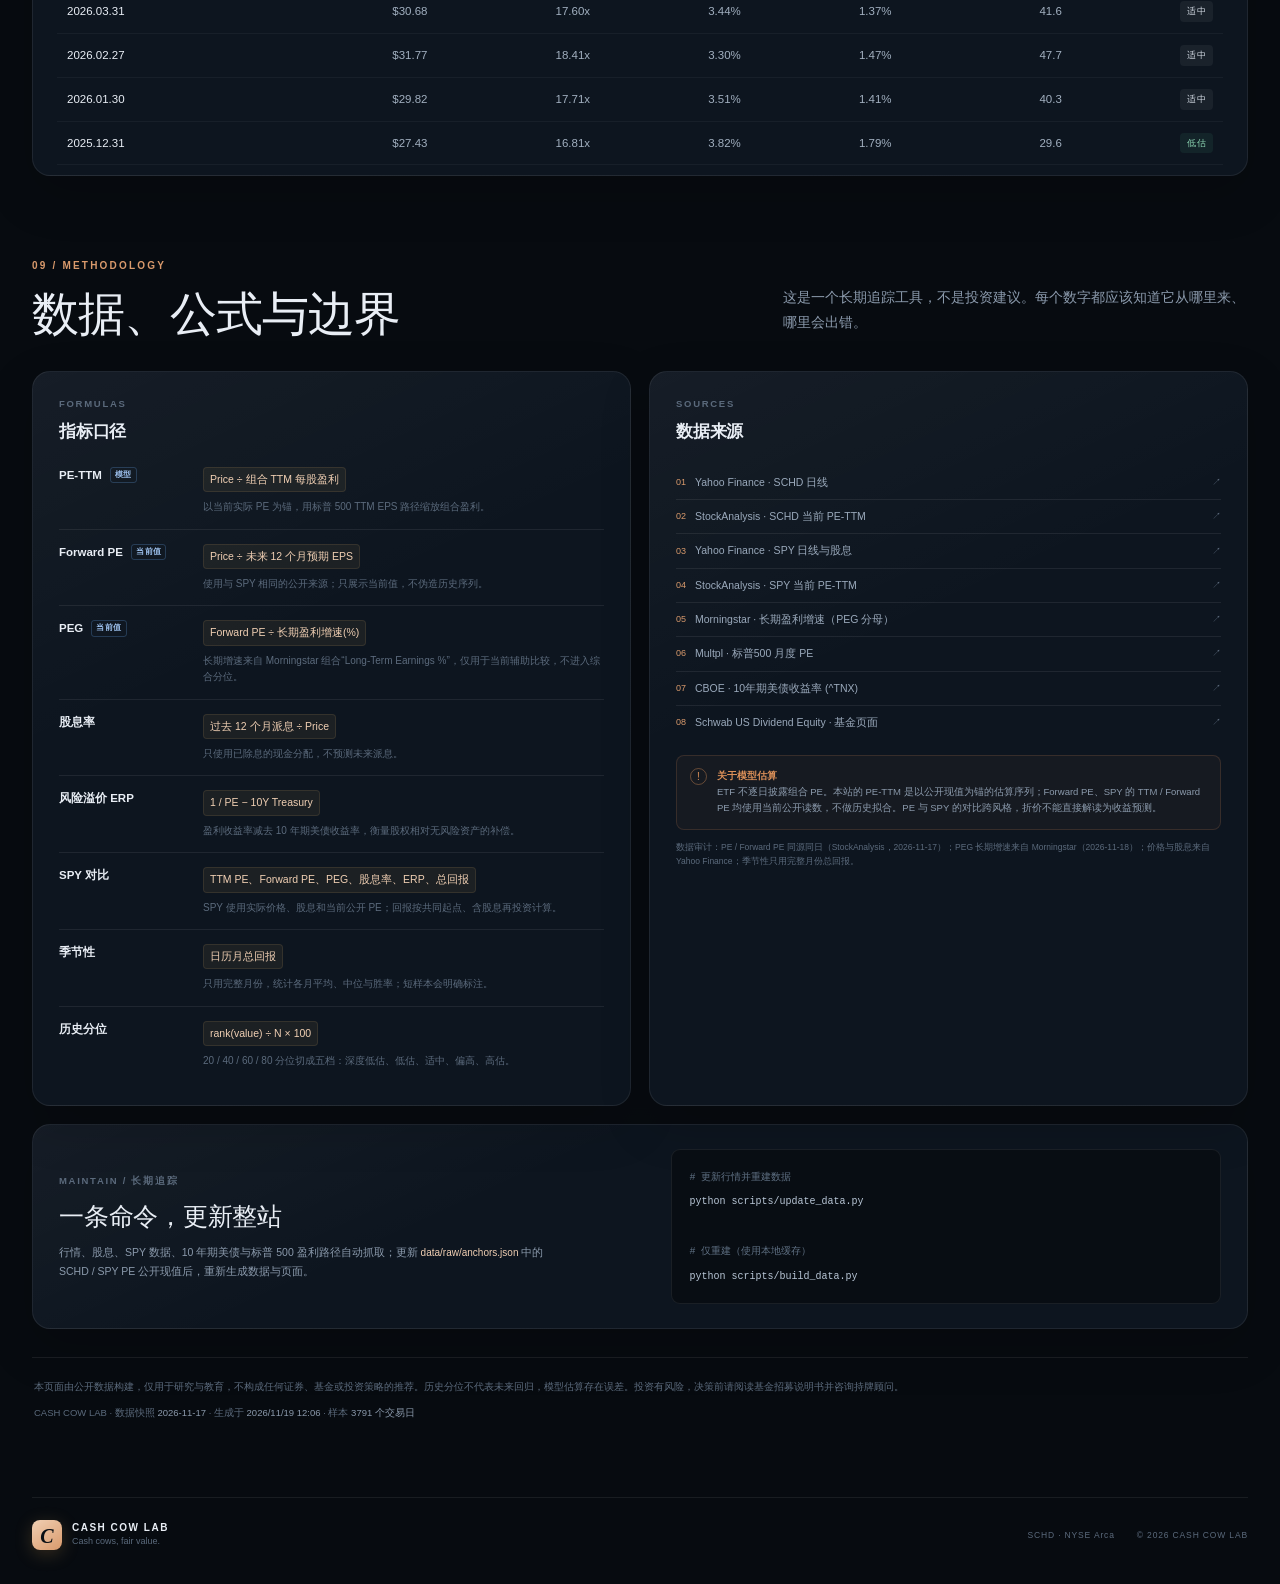
<file: site/schd.html>
<!DOCTYPE html>
<html lang="zh-CN">
<head>
<meta charset="utf-8">
<meta name="viewport" content="width=device-width, initial-scale=1">
<meta name="description" content="八只 ETF 的估值罗盘：价格、PE-TTM、Forward PE、PEG、股息率、股权风险溢价及与 SPY 的对比。">
<title>ETF 估值罗盘 · CASH COW LAB</title>
<link rel="icon" href="favicon.svg" type="image/svg+xml">
<link rel="stylesheet" href="styles.css">
</head>
<body data-theme="vflo">
<div class="page-grid" aria-hidden="true"></div>
<div class="ambient ambient-a" aria-hidden="true"></div>
<div class="ambient ambient-b" aria-hidden="true"></div>

<header class="topbar">
  <a class="brand" href="#top" aria-label="回到顶部">
    <span class="brand-mark">C</span>
    <span class="brand-copy"><b>CASH COW LAB</b><small>ETF VALUATION TERMINAL</small></span>
  </a>
  <div class="status-pill"><span class="pulse"></span><span>数据截至 <b id="topAsOf">—</b></span></div>
</header>

<nav class="etf-nav" aria-label="ETF 页面切换">
  <a href="index.html" data-ticker="HUB">总览</a>
  <a href="vflo.html" data-ticker="VFLO">VFLO</a>
  <a href="iflo.html" data-ticker="IFLO">IFLO</a>
  <a href="cowz.html" data-ticker="COWZ">COWZ</a>
  <a href="schd.html" data-ticker="SCHD">SCHD</a>
  <a href="qqq.html" data-ticker="QQQ">QQQ</a>
  <a href="soxx.html" data-ticker="SOXX">SOXX</a>
  <a href="xlp.html" data-ticker="XLP">XLP</a>
  <a href="spy.html" data-ticker="SPY">SPY</a>
  <span class="etf-nav-note">八只 ETF · 同一个 SPY 参照系</span>
</nav>

<main id="top">
  <section class="hero">
    <div class="hero-copy">
      <div class="eyebrow"><span class="eyebrow-line"></span><span id="heroEyebrow">—</span></div>
      <h1 id="heroTitle">—</h1>
      <p class="lede" id="heroLede">—</p>
      <div class="hero-price-row">
        <div class="hero-price"><span class="cur">$</span><b id="heroPrice">—</b><span class="chg" id="heroChange">—</span></div>
        <div class="hero-facts">
          <span>成立 <b id="factInception">—</b></span>
          <span>费率 <b id="factExpense">—</b></span>
          <span>规模 <b id="factAum">—</b></span>
          <span>持仓 <b id="factHoldings">—</b></span>
        </div>
      </div>
      <div class="range-block">
        <div class="range-label"><span>52 WEEK RANGE</span><b id="rangeText">—</b></div>
        <div class="range-track"><div class="range-fill" id="rangeFill"></div><div class="range-dot" id="rangeDot"></div></div>
      </div>
    </div>

    <aside class="hero-gauge card" aria-label="综合估值分位">
      <div class="gauge-top">
        <span class="micro">VALUATION TEMPERATURE</span>
        <span class="badge badge-red" id="regimeBadge">—</span>
      </div>
      <svg class="gauge" viewBox="0 0 320 212" role="img" aria-labelledby="gaugeTitle">
        <title id="gaugeTitle">综合估值分位仪表盘</title>
        <g id="gaugeSegments"></g>
        <g class="gauge-ticks" id="gaugeTicks"></g>
        <g class="needle" id="gaugeNeedle">
          <line x1="160" y1="156" x2="160" y2="62" stroke="#f4f7fb" stroke-width="2.2" stroke-linecap="round"/>
          <line x1="160" y1="156" x2="160" y2="72" stroke="rgba(244,247,251,.18)" stroke-width="7" stroke-linecap="round"/>
        </g>
        <circle cx="160" cy="156" r="7.5" fill="#0b1119" stroke="#f4f7fb" stroke-width="2"/>
        <circle cx="160" cy="156" r="2.5" fill="#e8b45a"/>
        <text x="26" y="193" class="gauge-end">便宜</text>
        <text x="294" y="193" class="gauge-end" text-anchor="end">昂贵</text>
      </svg>
      <div class="gauge-reading">
        <div class="gauge-score"><b id="gaugeScore">—</b><span>/ 100</span></div>
        <p id="gaugeVerdict">正在读取历史分位…</p>
      </div>
      <div class="gauge-scale"><span>0 深度低估</span><span>50 适中</span><span>100 高估</span></div>
    </aside>
  </section>

  <section class="ticker-strip" aria-label="实时指标摘要">
    <div class="tick"><span id="tickTicker">—</span><b id="tickPrice">—</b><em id="tickChg">—</em></div>
    <div class="tick"><span>PE-TTM</span><b id="tickPe">—</b><em class="tone-red" id="tickPePct">—</em></div>
    <div class="tick" id="tickSpy"><span>VS SPY</span><b id="tickSpyDiscount">—</b><em class="tone-blue" id="tickSpyLabel">TTM PE 折价</em></div>
    <div class="tick"><span>DIV YIELD</span><b id="tickDy">—</b><em class="tone-teal" id="tickDyPct">—</em></div>
    <div class="tick"><span>ERP / 10Y</span><b id="tickErp">—</b><em class="tone-blue" id="tickUst">—</em></div>
    <div class="tick tick-note"><span>MODEL</span><b>PE 为锚定估算</b><em>详见方法</em></div>
  </section>

  <section id="overview" class="section">
    <div class="section-head reveal">
      <div><span class="kicker">01 / DASHBOARD</span><h2>一眼看清，贵与便宜</h2></div>
      <p>绝对数值告诉你“是多少”，历史分位告诉你“处在哪”。五档分位，把估值翻译成位置。</p>
    </div>

    <div class="overview-grid">
      <div class="card compass-card reveal">
        <div class="card-head">
          <div><span class="micro">VALUATION COMPASS</span><h3>估值罗盘</h3></div>
          <div class="compass-legend"><span>便宜</span><i></i><span>贵</span></div>
        </div>
        <div class="compass-list" id="compassList"></div>
        <div class="compass-foot">
          <span>每行按“昂贵度”着色，右端为历史高位。</span>
          <span id="compassFootNote">—</span>
        </div>
      </div>

      <div class="insight-stack reveal" id="insightStack"></div>
    </div>
  </section>

  <section class="section metrics-section">
    <div class="metric-grid" id="metricCards"></div>
  </section>

  <section id="price" class="section">
    <div class="section-head reveal">
      <div><span class="kicker">02 / PRICE</span><h2 id="priceHead">—</h2></div>
      <p id="priceSub">—</p>
    </div>
    <div class="card chart-card chart-card-wide reveal">
      <div class="chart-head">
        <div class="chart-title"><span class="micro">ADJUSTED CLOSE</span><h3>价格与回撤 <small>Price &amp; Drawdown</small></h3></div>
        <div class="chart-read"><b id="priceRead">—</b><span class="pill" id="priceReadSub">—</span></div>
      </div>
      <div class="range-tools">
        <div class="range-tabs" id="rangeTabs" role="group" aria-label="时间范围"></div>
        <span class="range-hint" id="rangeHint">滚轮缩放</span>
      </div>
      <div class="line-legend"><span><i class="swatch gold"></i><span id="priceLegendTicker">— 收盘价</span></span><span><i class="swatch teal"></i>200 日均线</span><span><i class="swatch red"></i>回撤</span></div>
      <div class="chart-wrap chart-price"><canvas id="priceChart"></canvas></div>
      <div class="chart-sub-label"><span>DRAWDOWN</span><span>回撤</span></div>
      <div class="chart-wrap chart-dd"><canvas id="ddChart"></canvas></div>
      <div class="mini-stats" id="priceStats"></div>
    </div>
  </section>

  <section id="valuation" class="section">
    <div class="section-head reveal">
      <div><span class="kicker">03 / VALUATION</span><h2 id="valHead">—</h2></div>
      <p id="valSub">—</p>
    </div>

    <div class="zone-legend reveal">
      <span><i class="zone-dot z0"></i>低估 <b>0–20</b></span>
      <span><i class="zone-dot z1"></i>偏低 <b>20–40</b></span>
      <span><i class="zone-dot z2"></i>适中 <b>40–60</b></span>
      <span><i class="zone-dot z3"></i>偏高 <b>60–80</b></span>
      <span><i class="zone-dot z4"></i>高估 <b>80–100</b></span>
      <em>分位越高越贵；股息率与 ERP 为反向指标，图中颜色已按估值方向翻转。</em>
    </div>

    <div class="chart-grid">
      <div class="card chart-card reveal">
        <div class="chart-head">
          <div class="chart-title"><span class="micro">TRAILING P/E</span><h3>PE-TTM <small>市盈率</small><span class="tag-model">估算</span></h3></div>
          <div class="chart-read"><b id="peRead">—</b><span class="pill badge-red" id="pePill">—</span></div>
        </div>
        <div class="band-legend"><span>便宜</span><div class="band-gradient"></div><span>昂贵</span></div>
        <div class="chart-wrap chart-mid"><canvas id="peChart"></canvas></div>
        <div class="chart-foot"><span id="peFoot">—</span><span>虚线 = 中位数 · 背景 = 五档分位</span></div>
      </div>

      <div class="card chart-card spy-compare-card reveal">
        <div class="chart-head">
          <div class="chart-title"><span class="micro">RELATIVE VALUATION</span><h3>相对 SPY <small>当前时点</small></h3></div>
          <div class="chart-read"><b id="spyPeDiscount">—</b><span class="pill badge-blue" id="spyPeLabel">TTM PE 折价</span></div>
        </div>
        <div class="compare-list" id="spyCompareList"></div>
        <div class="chart-foot"><span id="spyCompareFoot">—</span><span>同一时点 · 跨风格参照</span></div>
      </div>
    </div>

    <div class="card heatmap-card reveal">
      <div class="card-head">
        <div><span class="micro">PERCENTILE MATRIX</span><h3>历史分位矩阵</h3></div>
        <p>颜色越红，代表该指标在自身历史中越贵。空白表示当时样本不足。</p>
      </div>
      <div class="heatmap-scroll"><div class="heatmap" id="heatmap"></div></div>
      <div class="heatmap-foot"><span>按季度末读数 · 最后一列为当前不完全季度</span><span id="heatmapNote">—</span></div>
    </div>
  </section>

  <section id="income" class="section">
    <div class="section-head reveal">
      <div><span class="kicker">04 / INCOME</span><h2 id="incomeHead">—</h2></div>
      <p id="incomeSub">—</p>
    </div>
    <div class="card chart-card chart-card-wide reveal">
      <div class="chart-head">
        <div class="chart-title"><span class="micro">TTM DISTRIBUTION YIELD</span><h3>股息率 <small>Trailing 12M</small></h3></div>
        <div class="chart-read"><b id="dyRead">—</b><span class="pill tone-teal" id="dyPill">—</span></div>
      </div>
      <div class="band-legend reverse"><span>收益率低 · 贵</span><div class="band-gradient reverse"></div><span>收益率高 · 便宜</span></div>
      <div class="chart-wrap chart-mid"><canvas id="dyChart"></canvas></div>
      <div class="chart-foot"><span id="dyFoot">—</span><span>背景 = 五档分位（低收益率为贵）</span></div>
    </div>
  </section>

  <section id="risk" class="section">
    <div class="section-head reveal">
      <div><span class="kicker">05 / RISK PREMIUM</span><h2>风险溢价，安全垫还剩多厚</h2></div>
      <p>盈利收益率减去 10 年期美债收益率。数值越低，股票相对无风险资产越贵。</p>
    </div>
    <div class="card chart-card chart-card-wide reveal">
      <div class="chart-head">
        <div class="chart-title"><span class="micro">EQUITY RISK PREMIUM</span><h3>股权风险溢价 <small>vs 10Y Treasury</small></h3></div>
        <div class="chart-read"><b id="erpRead">—</b><span class="pill badge-red" id="erpPill">—</span></div>
      </div>
      <div class="band-legend reverse"><span>溢价低 · 贵</span><div class="band-gradient reverse"></div><span>溢价高 · 便宜</span></div>
      <div class="line-legend"><span><i class="swatch red"></i>股权风险溢价</span><span><i class="swatch blue"></i>10 年期美债收益率</span><span><i class="swatch dim"></i>历史中位数</span></div>
      <div class="chart-wrap chart-erp"><canvas id="erpChart"></canvas></div>
      <div class="risk-strip" id="riskStrip"></div>
      <div class="chart-foot"><span id="erpFoot">—</span><span>背景 = 五档分位（低溢价为贵）</span></div>
    </div>
  </section>

  <section id="spy" class="section">
    <div class="section-head reveal">
      <div><span class="kicker">06 / VS SPY</span><h2>和 SPY 比，位置不同</h2></div>
      <p>SPY 是宽基市场参照系，不是估值锚。把它放在旁边，是为了看清折价背后承担了什么。</p>
    </div>

    <div class="card chart-card chart-card-wide reveal">
      <div class="chart-head">
        <div class="chart-title"><span class="micro">TOTAL RETURN</span><h3>总回报 <small><span id="perfTitleTicker">—</span> vs SPY</small></h3></div>
        <div class="chart-read"><b id="relativePerfRead">—</b><span class="pill badge-teal" id="relativePerfPill">—</span></div>
      </div>
      <div class="line-legend"><span><i class="swatch gold"></i><span id="perfLegendTicker">—</span></span><span><i class="swatch blue"></i>SPY</span><span>起点 = 100</span></div>
      <div class="chart-wrap chart-mid"><canvas id="relativePerfChart"></canvas></div>
      <div class="chart-foot"><span id="relativePerfFoot">—</span><span>含股息再投资 · 共同起点</span></div>
    </div>

    <div class="chart-grid">
      <div class="card chart-card reveal">
        <div class="chart-head">
          <div class="chart-title"><span class="micro">RELATIVE STRENGTH</span><h3>相对强弱 <small><span id="relativeTicker">—</span> / SPY</small></h3></div>
          <div class="chart-read"><b id="relativeRead">—</b><span class="pill" id="relativePill">—</span></div>
        </div>
        <div class="chart-wrap chart-mid"><canvas id="relativeChart"></canvas></div>
        <div class="chart-foot"><span id="relativeFoot">—</span><span>虚线 = 100</span></div>
      </div>

      <div class="card chart-card reveal">
        <div class="chart-head">
          <div class="chart-title"><span class="micro">DISTRIBUTION YIELD</span><h3>股息率对比 <small>TTM</small></h3></div>
          <div class="chart-read"><b id="spyYieldRead">—</b><span class="pill tone-teal">利差</span></div>
        </div>
        <div class="line-legend"><span><i class="swatch teal"></i><span id="yieldLegendTicker">—</span></span><span><i class="swatch blue"></i>SPY</span></div>
        <div class="chart-wrap chart-mid"><canvas id="spyYieldChart"></canvas></div>
        <div class="chart-foot"><span id="spyYieldFoot">—</span><span>滚动 12 个月实际派息</span></div>
      </div>
    </div>

    <div class="card spy-table-card reveal">
      <div class="card-head">
        <div><span class="micro">SIDE BY SIDE</span><h3>同一时点的两张面孔</h3></div>
        <p>PE、股息率、ERP 为当前值；回报与风险按共同起点计算。</p>
      </div>
      <div class="table-scroll">
        <table class="spy-table">
          <thead><tr><th>指标</th><th id="spyEtfHeader">ETF</th><th>SPY</th><th>差值</th></tr></thead>
          <tbody id="spyTableBody"></tbody>
        </table>
      </div>
    </div>
  </section>

  <section id="seasonality" class="section">
    <div class="section-head reveal">
      <div><span class="kicker">07 / SEASONALITY</span><h2>季节性，是习惯还是噪音</h2></div>
      <p>按日历月统计历史总回报。样本越长越有参考价值；短样本只说明“发生过”，不说明“会重复”。</p>
    </div>
    <div class="card chart-card chart-card-wide reveal">
      <div class="chart-head">
        <div class="chart-title"><span class="micro">CALENDAR-MONTH RETURN</span><h3>月度季节性 <small>Total Return</small></h3></div>
        <div class="chart-read"><b id="seasonRead">—</b><span class="pill" id="seasonPill">—</span></div>
      </div>
      <div class="chart-wrap chart-season"><div class="season-bars" id="seasonBars"></div></div>
      <div class="season-strip" id="seasonStrip"></div>
      <div class="chart-foot"><span id="seasonFoot">—</span><span>完整月份 · 含股息再投资</span></div>
    </div>
  </section>

  <section class="section">
    <div class="section-head reveal">
      <div><span class="kicker">08 / TRACK RECORD</span><h2>读数日志</h2></div>
      <p>把每个月末的快照留在档案里，长期追踪估值状态的变化，而不是只记住今天。</p>
    </div>
    <div class="card table-card reveal">
      <div class="table-toolbar">
        <div><span class="micro">MONTHLY SNAPSHOT</span><h3>最近 12 个月</h3></div>
        <div class="table-actions">
          <a class="ghost-btn" id="csvLink" href="data/vflo_daily.csv" download>下载日频 CSV</a>
          <a class="ghost-btn" id="jsonLink" href="data.json" target="_blank" rel="noopener">打开 JSON</a>
        </div>
      </div>
      <div class="table-scroll">
        <table>
          <thead><tr><th>日期</th><th>价格</th><th>PE-TTM</th><th>股息率</th><th>ERP</th><th>综合分位</th><th>状态</th></tr></thead>
          <tbody id="logBody"></tbody>
        </table>
      </div>
    </div>
  </section>

  <section id="method" class="section method-section">
    <div class="section-head reveal">
      <div><span class="kicker">09 / METHODOLOGY</span><h2>数据、公式与边界</h2></div>
      <p>这是一个长期追踪工具，不是投资建议。每个数字都应该知道它从哪里来、哪里会出错。</p>
    </div>

    <div class="method-grid">
      <div class="card method-card reveal">
        <div class="card-head"><div><span class="micro">FORMULAS</span><h3>指标口径</h3></div></div>
        <dl class="formula-list">
          <div><dt>PE-TTM <span class="tag-model">模型</span></dt><dd><code>Price ÷ 组合 TTM 每股盈利</code><p>以当前实际 PE 为锚，用标普 500 TTM EPS 路径缩放组合盈利。</p></div>
          <div><dt>Forward PE <span class="tag-model">当前值</span></dt><dd><code>Price ÷ 未来 12 个月预期 EPS</code><p>使用与 SPY 相同的公开来源；只展示当前值，不伪造历史序列。</p></div>
          <div><dt>PEG <span class="tag-model">当前值</span></dt><dd><code>Forward PE ÷ 长期盈利增速(%)</code><p>长期增速来自 Morningstar 组合“Long-Term Earnings %”，仅用于当前辅助比较，不进入综合分位。</p></div>
          <div><dt>股息率</dt><dd><code>过去 12 个月派息 ÷ Price</code><p>只使用已除息的现金分配，不预测未来派息。</p></div>
          <div><dt>风险溢价 ERP</dt><dd><code>1 / PE − 10Y Treasury</code><p>盈利收益率减去 10 年期美债收益率，衡量股权相对无风险资产的补偿。</p></div>
          <div><dt>SPY 对比</dt><dd><code>TTM PE、Forward PE、PEG、股息率、ERP、总回报</code><p>SPY 使用实际价格、股息和当前公开 PE；回报按共同起点、含股息再投资计算。</p></div>
          <div><dt>季节性</dt><dd><code>日历月总回报</code><p>只用完整月份，统计各月平均、中位与胜率；短样本会明确标注。</p></div>
          <div><dt>历史分位</dt><dd><code>rank(value) ÷ N × 100</code><p>20 / 40 / 60 / 80 分位切成五档：深度低估、低估、适中、偏高、高估。</p></div>
        </dl>
      </div>

      <div class="card method-card reveal">
        <div class="card-head"><div><span class="micro">SOURCES</span><h3>数据来源</h3></div></div>
        <ul class="source-list" id="sourceList"></ul>
        <div class="model-warning">
          <span class="warn-icon">!</span>
          <p><b>关于模型估算</b><br>ETF 不逐日披露组合 PE。本站的 PE-TTM 是以公开现值为锚的估算序列；Forward PE、SPY 的 TTM / Forward PE 均使用当前公开读数，不做历史拟合。PE 与 SPY 的对比跨风格，折价不能直接解读为收益预测。</p>
        </div>
        <p class="audit-note" id="auditNote">数据审计：PE / Forward PE 同源同日（StockAnalysis）；PEG 长期增速来自 Morningstar；价格与股息来自 Yahoo Finance；季节性只用完整月份总回报。</p>
      </div>
    </div>

    <div class="card ops-card reveal">
      <div class="ops-copy">
        <span class="micro">MAINTAIN / 长期追踪</span>
        <h3>一条命令，更新整站</h3>
        <p>行情、股息、SPY 数据、10 年期美债与标普 500 盈利路径自动抓取；更新 <code>data/raw/anchors.json</code> 中的 <span id="opsTickers">—</span> / SPY PE 公开现值后，重新生成数据与页面。</p>
      </div>
      <pre><code><span class="c"># 更新行情并重建数据</span>
python scripts/update_data.py

<span class="c"># 仅重建（使用本地缓存）</span>
python scripts/build_data.py</code></pre>
    </div>

    <div class="disclaimer">
      <p>本页面由公开数据构建，仅用于研究与教育，不构成任何证券、基金或投资策略的推荐。历史分位不代表未来回归，模型估算存在误差。投资有风险，决策前请阅读基金招募说明书并咨询持牌顾问。</p>
      <p>CASH COW LAB · 数据快照 <b id="footAsOf">—</b> · 生成于 <b id="footGenerated">—</b> · 样本 <b id="footObs">—</b></p>
    </div>
  </section>
</main>

<footer class="site-footer">
  <div class="footer-left"><span class="brand-mark small">C</span><span><b>CASH COW LAB</b><small>Cash cows, fair value.</small></span></div>
  <div class="footer-right"><span id="footerTicker">—</span><span>© 2026 CASH COW LAB</span></div>
</footer>

<script src="data/schd.js"></script>
<script src="assets/chart.umd.min.js"></script>
<script>window.PAGE_CONFIG = {"ticker": "SCHD", "theme": "schd", "name": "Schwab US Dividend Equity ETF", "csv": "data/schd_daily.csv", "eyebrow": "SCHWAB US DIVIDEND EQUITY ETF · SCHD", "hero_title": "股息，<br><em>也要有性价比。</em>", "hero_lede": "高股息不是终点，价格与股息的平衡才是。<br>把 PE、股息率、ERP 与 SPY 放在同一张地图上。", "price_head": "价格，是结果不是原因", "price_sub": "过去十五年，SCHD 的股息与价格一起增长。真正变化的是，市场愿意为这份股息付多少钱。", "val_head": "估值，股息的代价", "val_sub": "股息率是主角，但 PE 与 ERP 决定了这份股息是否已经被价格透支。", "income_head": "股息，是这只 ETF 的主角", "income_sub": "SCHD 按季度分配，股息率显著高于 SPY。滚动 12 个月实际派息更接近真实。", "is_benchmark": false};</script>
<script src="app.js"></script>
</body>
</html>
</file>
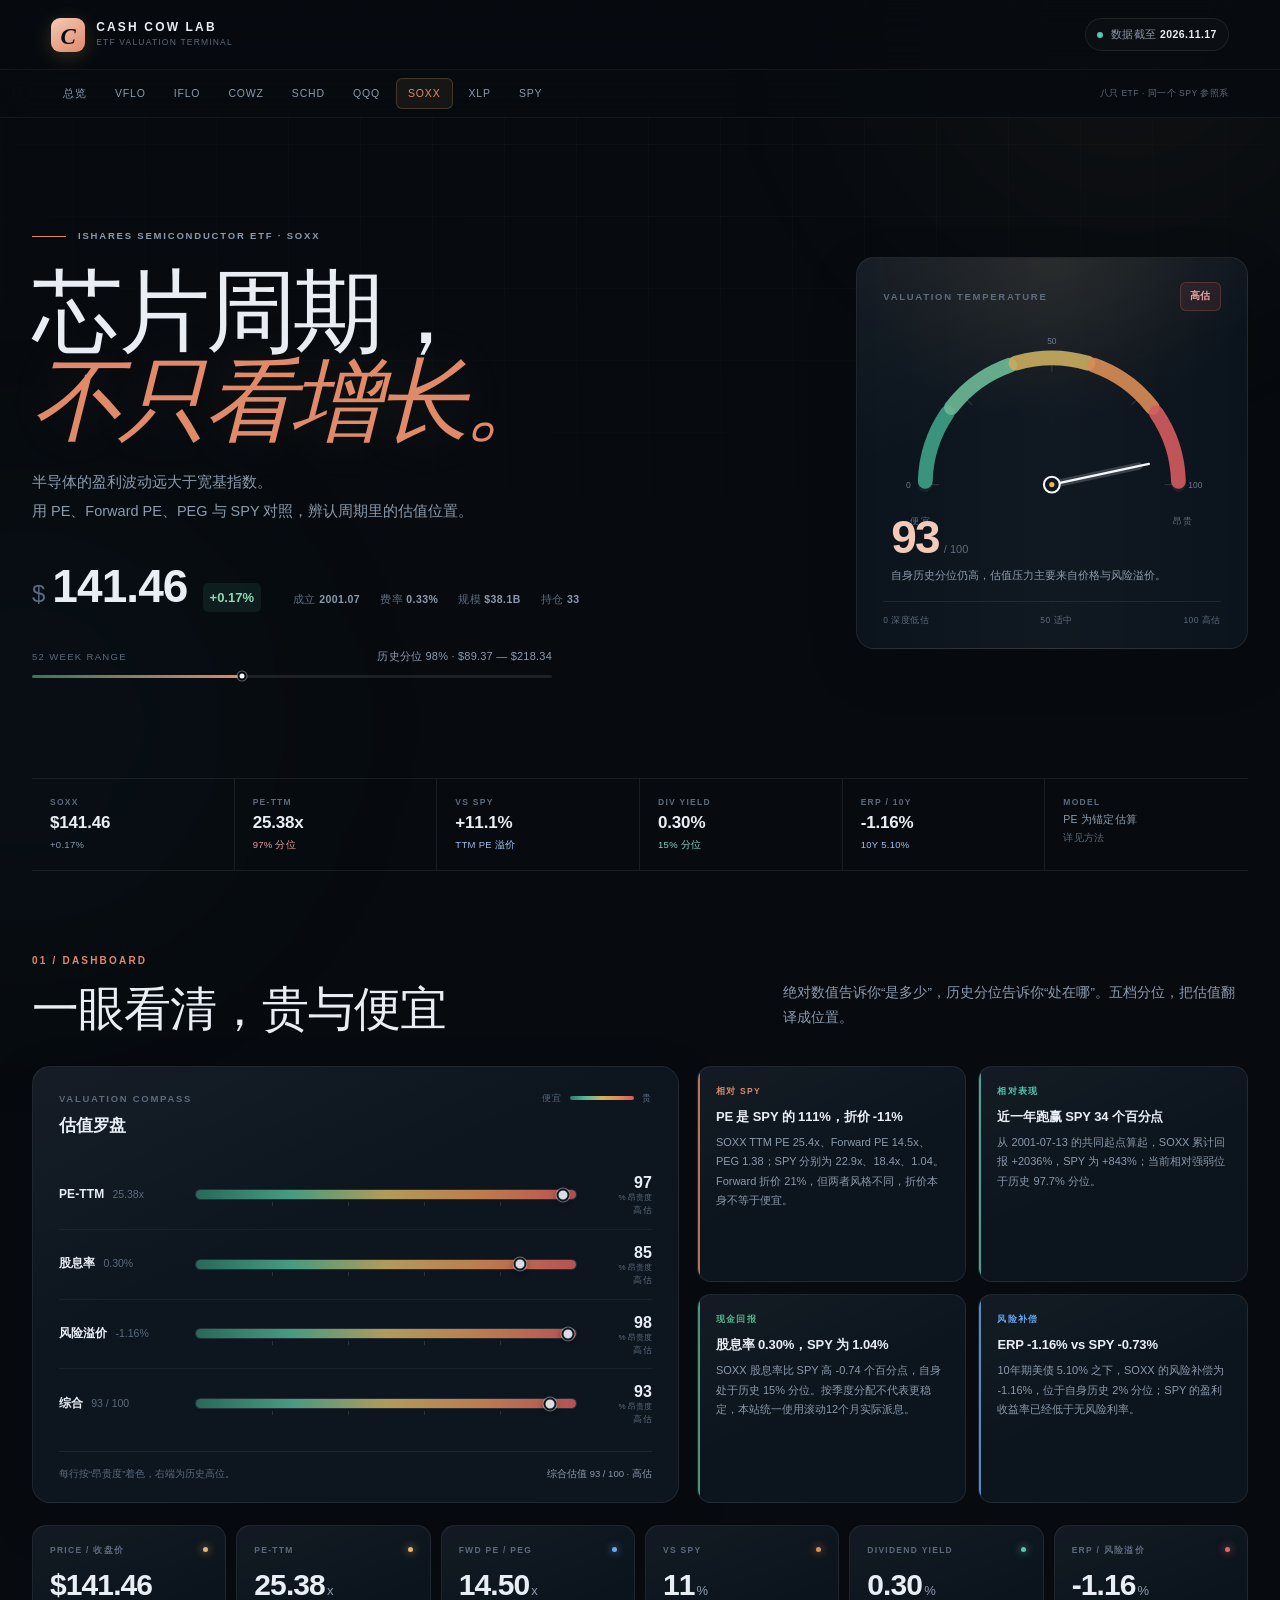
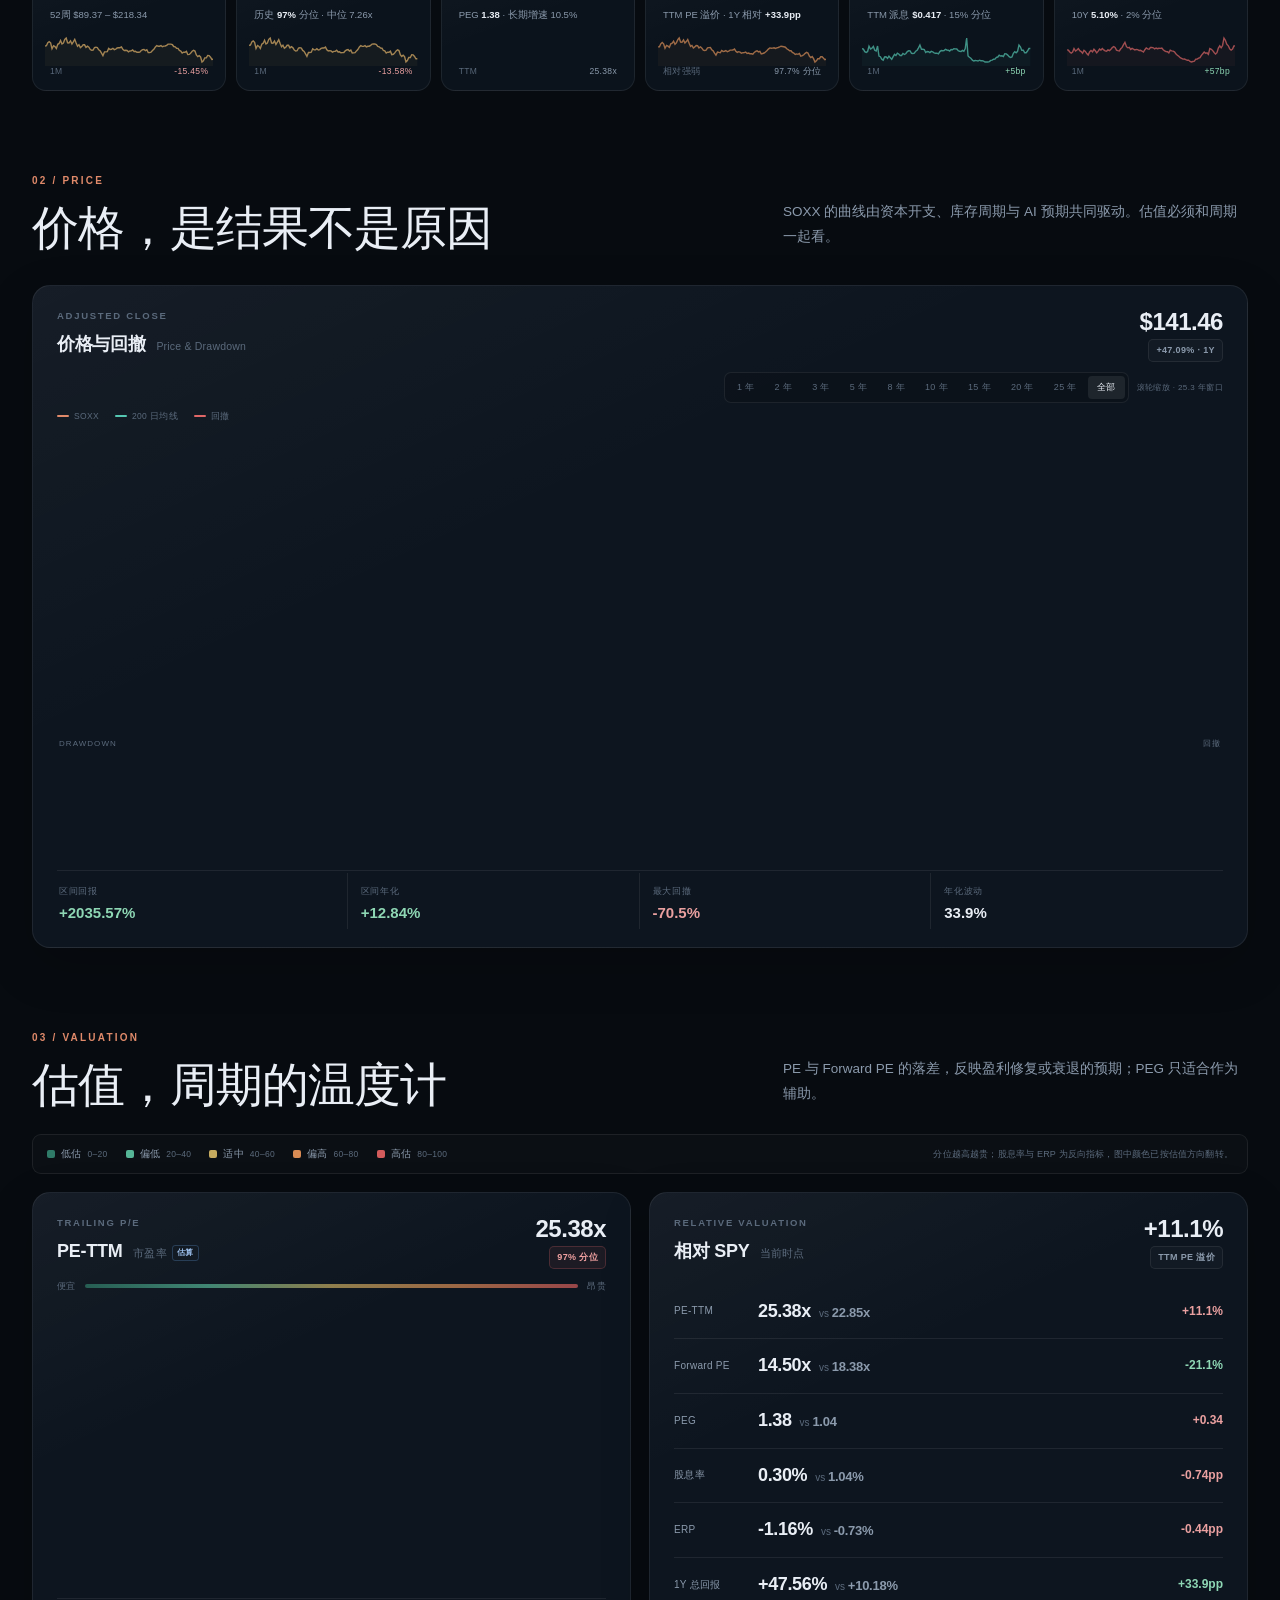
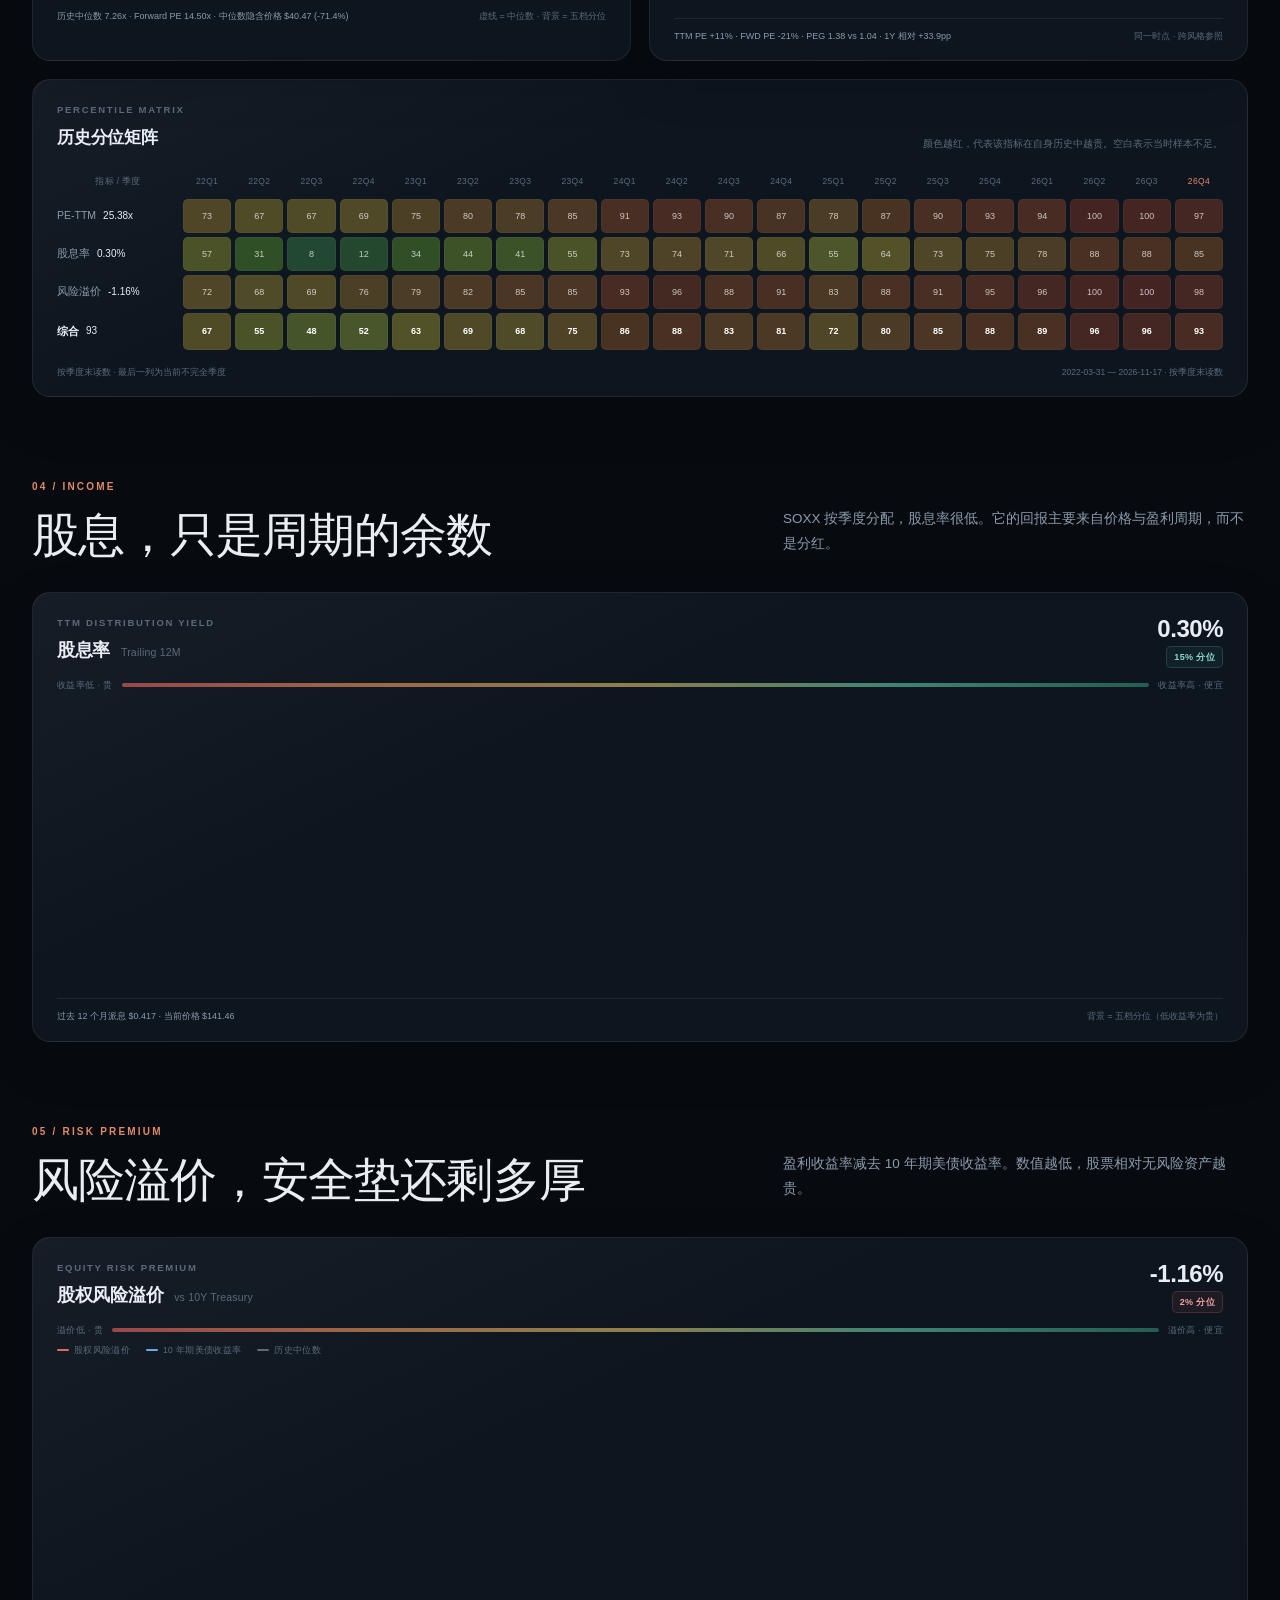
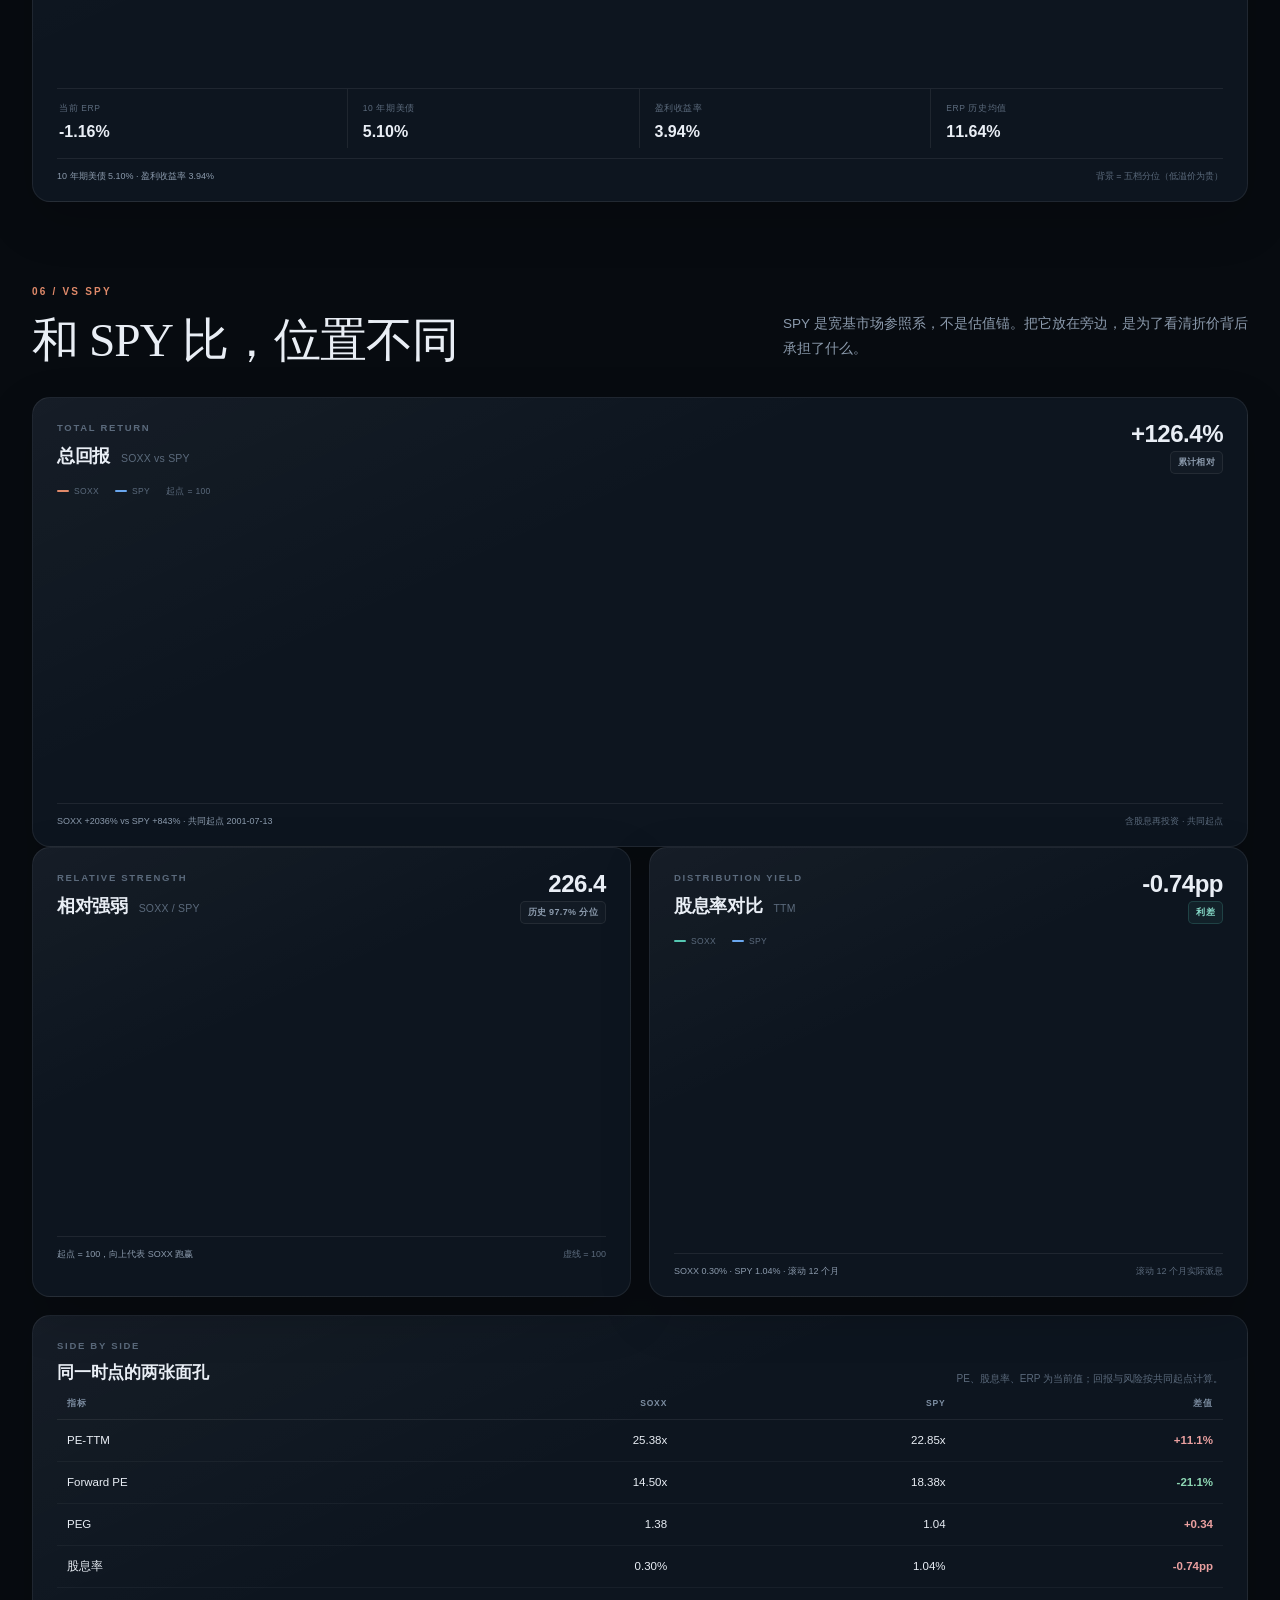
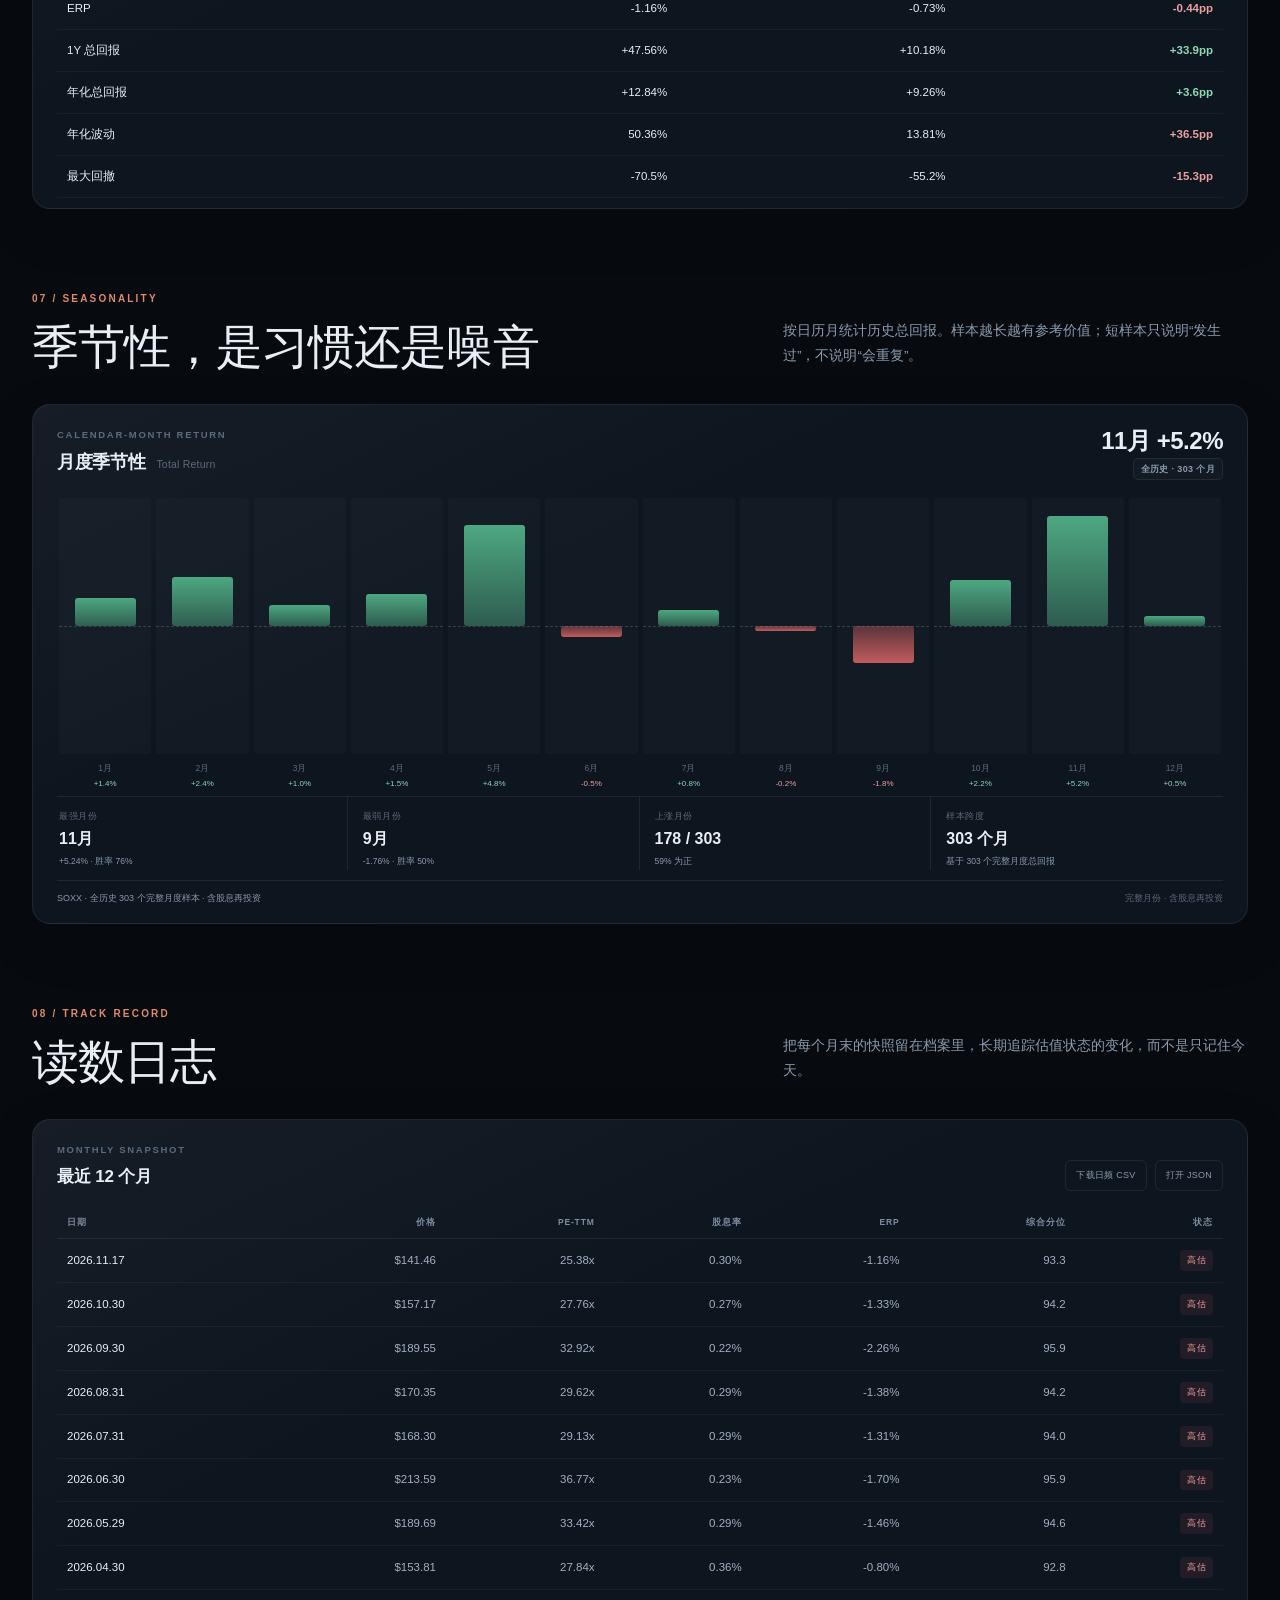
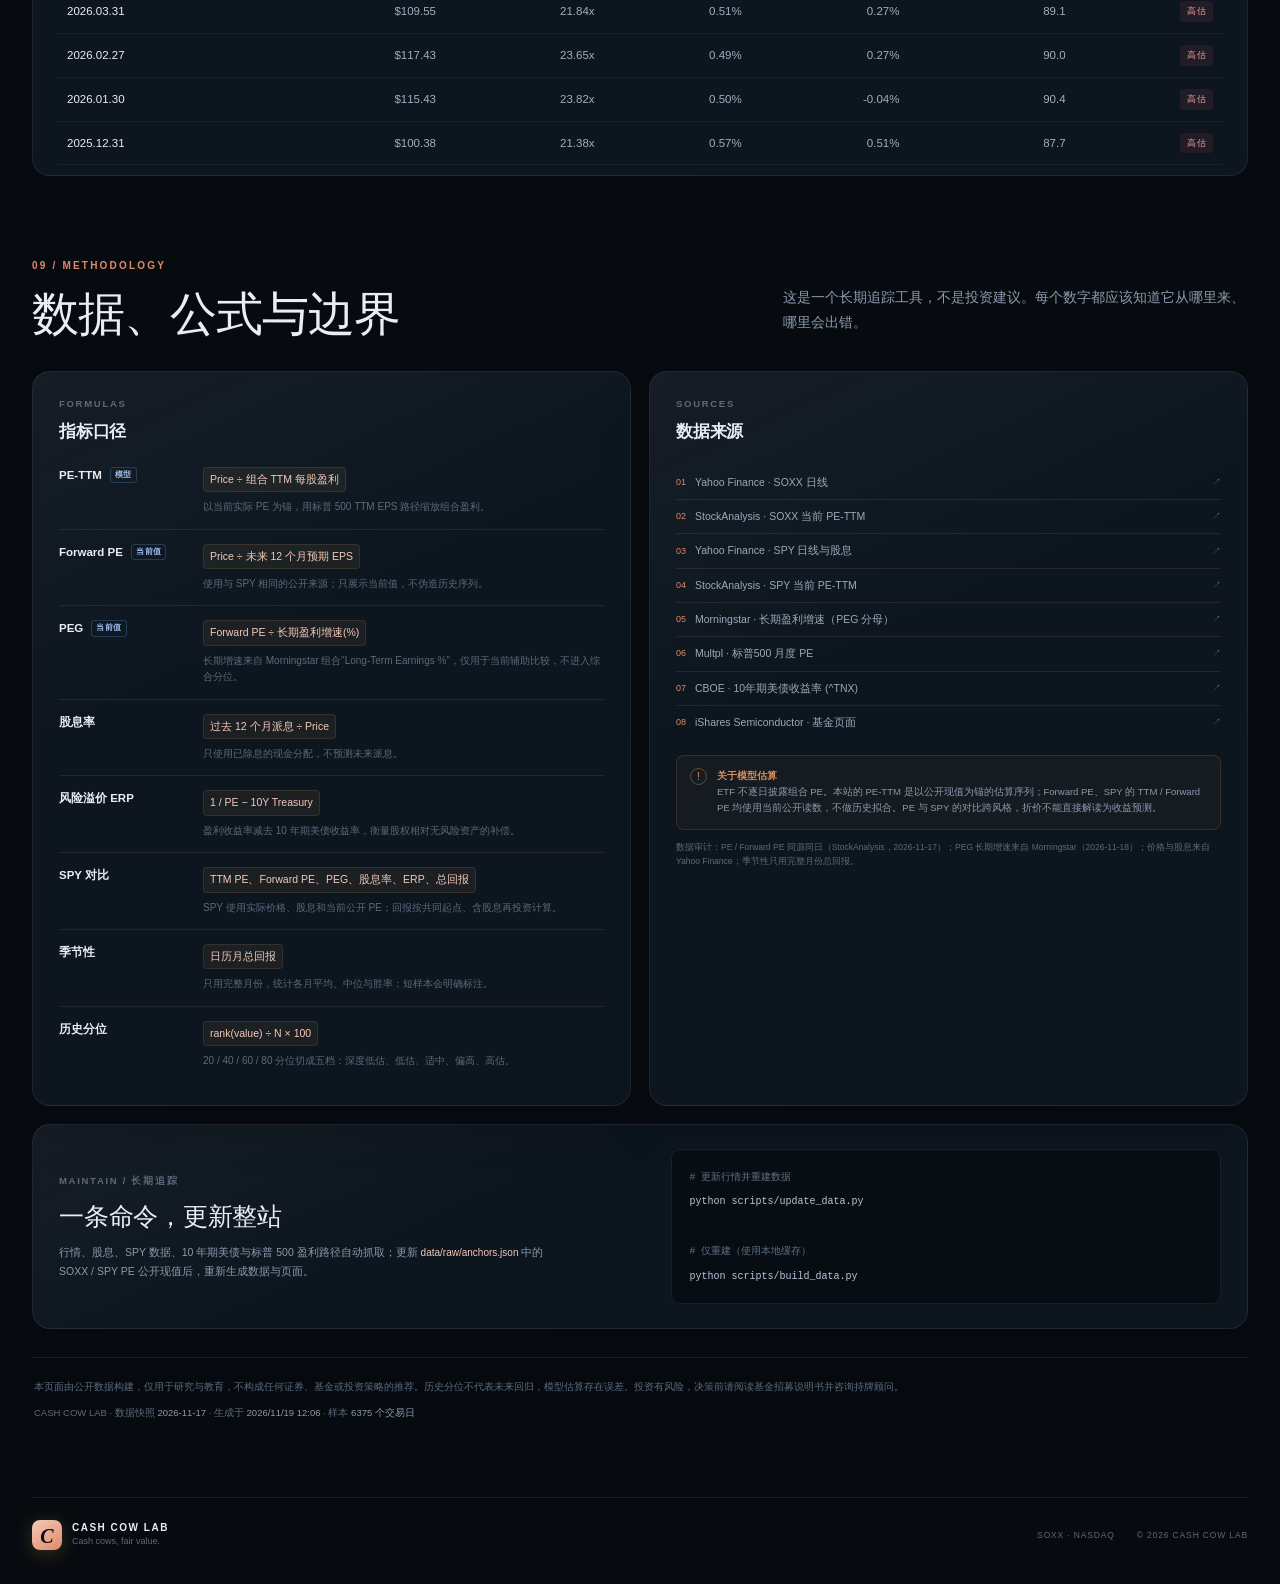
<file: site/soxx.html>
<!DOCTYPE html>
<html lang="zh-CN">
<head>
<meta charset="utf-8">
<meta name="viewport" content="width=device-width, initial-scale=1">
<meta name="description" content="八只 ETF 的估值罗盘：价格、PE-TTM、Forward PE、PEG、股息率、股权风险溢价及与 SPY 的对比。">
<title>ETF 估值罗盘 · CASH COW LAB</title>
<link rel="icon" href="favicon.svg" type="image/svg+xml">
<link rel="stylesheet" href="styles.css">
</head>
<body data-theme="vflo">
<div class="page-grid" aria-hidden="true"></div>
<div class="ambient ambient-a" aria-hidden="true"></div>
<div class="ambient ambient-b" aria-hidden="true"></div>

<header class="topbar">
  <a class="brand" href="#top" aria-label="回到顶部">
    <span class="brand-mark">C</span>
    <span class="brand-copy"><b>CASH COW LAB</b><small>ETF VALUATION TERMINAL</small></span>
  </a>
  <div class="status-pill"><span class="pulse"></span><span>数据截至 <b id="topAsOf">—</b></span></div>
</header>

<nav class="etf-nav" aria-label="ETF 页面切换">
  <a href="index.html" data-ticker="HUB">总览</a>
  <a href="vflo.html" data-ticker="VFLO">VFLO</a>
  <a href="iflo.html" data-ticker="IFLO">IFLO</a>
  <a href="cowz.html" data-ticker="COWZ">COWZ</a>
  <a href="schd.html" data-ticker="SCHD">SCHD</a>
  <a href="qqq.html" data-ticker="QQQ">QQQ</a>
  <a href="soxx.html" data-ticker="SOXX">SOXX</a>
  <a href="xlp.html" data-ticker="XLP">XLP</a>
  <a href="spy.html" data-ticker="SPY">SPY</a>
  <span class="etf-nav-note">八只 ETF · 同一个 SPY 参照系</span>
</nav>

<main id="top">
  <section class="hero">
    <div class="hero-copy">
      <div class="eyebrow"><span class="eyebrow-line"></span><span id="heroEyebrow">—</span></div>
      <h1 id="heroTitle">—</h1>
      <p class="lede" id="heroLede">—</p>
      <div class="hero-price-row">
        <div class="hero-price"><span class="cur">$</span><b id="heroPrice">—</b><span class="chg" id="heroChange">—</span></div>
        <div class="hero-facts">
          <span>成立 <b id="factInception">—</b></span>
          <span>费率 <b id="factExpense">—</b></span>
          <span>规模 <b id="factAum">—</b></span>
          <span>持仓 <b id="factHoldings">—</b></span>
        </div>
      </div>
      <div class="range-block">
        <div class="range-label"><span>52 WEEK RANGE</span><b id="rangeText">—</b></div>
        <div class="range-track"><div class="range-fill" id="rangeFill"></div><div class="range-dot" id="rangeDot"></div></div>
      </div>
    </div>

    <aside class="hero-gauge card" aria-label="综合估值分位">
      <div class="gauge-top">
        <span class="micro">VALUATION TEMPERATURE</span>
        <span class="badge badge-red" id="regimeBadge">—</span>
      </div>
      <svg class="gauge" viewBox="0 0 320 212" role="img" aria-labelledby="gaugeTitle">
        <title id="gaugeTitle">综合估值分位仪表盘</title>
        <g id="gaugeSegments"></g>
        <g class="gauge-ticks" id="gaugeTicks"></g>
        <g class="needle" id="gaugeNeedle">
          <line x1="160" y1="156" x2="160" y2="62" stroke="#f4f7fb" stroke-width="2.2" stroke-linecap="round"/>
          <line x1="160" y1="156" x2="160" y2="72" stroke="rgba(244,247,251,.18)" stroke-width="7" stroke-linecap="round"/>
        </g>
        <circle cx="160" cy="156" r="7.5" fill="#0b1119" stroke="#f4f7fb" stroke-width="2"/>
        <circle cx="160" cy="156" r="2.5" fill="#e8b45a"/>
        <text x="26" y="193" class="gauge-end">便宜</text>
        <text x="294" y="193" class="gauge-end" text-anchor="end">昂贵</text>
      </svg>
      <div class="gauge-reading">
        <div class="gauge-score"><b id="gaugeScore">—</b><span>/ 100</span></div>
        <p id="gaugeVerdict">正在读取历史分位…</p>
      </div>
      <div class="gauge-scale"><span>0 深度低估</span><span>50 适中</span><span>100 高估</span></div>
    </aside>
  </section>

  <section class="ticker-strip" aria-label="实时指标摘要">
    <div class="tick"><span id="tickTicker">—</span><b id="tickPrice">—</b><em id="tickChg">—</em></div>
    <div class="tick"><span>PE-TTM</span><b id="tickPe">—</b><em class="tone-red" id="tickPePct">—</em></div>
    <div class="tick" id="tickSpy"><span>VS SPY</span><b id="tickSpyDiscount">—</b><em class="tone-blue" id="tickSpyLabel">TTM PE 折价</em></div>
    <div class="tick"><span>DIV YIELD</span><b id="tickDy">—</b><em class="tone-teal" id="tickDyPct">—</em></div>
    <div class="tick"><span>ERP / 10Y</span><b id="tickErp">—</b><em class="tone-blue" id="tickUst">—</em></div>
    <div class="tick tick-note"><span>MODEL</span><b>PE 为锚定估算</b><em>详见方法</em></div>
  </section>

  <section id="overview" class="section">
    <div class="section-head reveal">
      <div><span class="kicker">01 / DASHBOARD</span><h2>一眼看清，贵与便宜</h2></div>
      <p>绝对数值告诉你“是多少”，历史分位告诉你“处在哪”。五档分位，把估值翻译成位置。</p>
    </div>

    <div class="overview-grid">
      <div class="card compass-card reveal">
        <div class="card-head">
          <div><span class="micro">VALUATION COMPASS</span><h3>估值罗盘</h3></div>
          <div class="compass-legend"><span>便宜</span><i></i><span>贵</span></div>
        </div>
        <div class="compass-list" id="compassList"></div>
        <div class="compass-foot">
          <span>每行按“昂贵度”着色，右端为历史高位。</span>
          <span id="compassFootNote">—</span>
        </div>
      </div>

      <div class="insight-stack reveal" id="insightStack"></div>
    </div>
  </section>

  <section class="section metrics-section">
    <div class="metric-grid" id="metricCards"></div>
  </section>

  <section id="price" class="section">
    <div class="section-head reveal">
      <div><span class="kicker">02 / PRICE</span><h2 id="priceHead">—</h2></div>
      <p id="priceSub">—</p>
    </div>
    <div class="card chart-card chart-card-wide reveal">
      <div class="chart-head">
        <div class="chart-title"><span class="micro">ADJUSTED CLOSE</span><h3>价格与回撤 <small>Price &amp; Drawdown</small></h3></div>
        <div class="chart-read"><b id="priceRead">—</b><span class="pill" id="priceReadSub">—</span></div>
      </div>
      <div class="range-tools">
        <div class="range-tabs" id="rangeTabs" role="group" aria-label="时间范围"></div>
        <span class="range-hint" id="rangeHint">滚轮缩放</span>
      </div>
      <div class="line-legend"><span><i class="swatch gold"></i><span id="priceLegendTicker">— 收盘价</span></span><span><i class="swatch teal"></i>200 日均线</span><span><i class="swatch red"></i>回撤</span></div>
      <div class="chart-wrap chart-price"><canvas id="priceChart"></canvas></div>
      <div class="chart-sub-label"><span>DRAWDOWN</span><span>回撤</span></div>
      <div class="chart-wrap chart-dd"><canvas id="ddChart"></canvas></div>
      <div class="mini-stats" id="priceStats"></div>
    </div>
  </section>

  <section id="valuation" class="section">
    <div class="section-head reveal">
      <div><span class="kicker">03 / VALUATION</span><h2 id="valHead">—</h2></div>
      <p id="valSub">—</p>
    </div>

    <div class="zone-legend reveal">
      <span><i class="zone-dot z0"></i>低估 <b>0–20</b></span>
      <span><i class="zone-dot z1"></i>偏低 <b>20–40</b></span>
      <span><i class="zone-dot z2"></i>适中 <b>40–60</b></span>
      <span><i class="zone-dot z3"></i>偏高 <b>60–80</b></span>
      <span><i class="zone-dot z4"></i>高估 <b>80–100</b></span>
      <em>分位越高越贵；股息率与 ERP 为反向指标，图中颜色已按估值方向翻转。</em>
    </div>

    <div class="chart-grid">
      <div class="card chart-card reveal">
        <div class="chart-head">
          <div class="chart-title"><span class="micro">TRAILING P/E</span><h3>PE-TTM <small>市盈率</small><span class="tag-model">估算</span></h3></div>
          <div class="chart-read"><b id="peRead">—</b><span class="pill badge-red" id="pePill">—</span></div>
        </div>
        <div class="band-legend"><span>便宜</span><div class="band-gradient"></div><span>昂贵</span></div>
        <div class="chart-wrap chart-mid"><canvas id="peChart"></canvas></div>
        <div class="chart-foot"><span id="peFoot">—</span><span>虚线 = 中位数 · 背景 = 五档分位</span></div>
      </div>

      <div class="card chart-card spy-compare-card reveal">
        <div class="chart-head">
          <div class="chart-title"><span class="micro">RELATIVE VALUATION</span><h3>相对 SPY <small>当前时点</small></h3></div>
          <div class="chart-read"><b id="spyPeDiscount">—</b><span class="pill badge-blue" id="spyPeLabel">TTM PE 折价</span></div>
        </div>
        <div class="compare-list" id="spyCompareList"></div>
        <div class="chart-foot"><span id="spyCompareFoot">—</span><span>同一时点 · 跨风格参照</span></div>
      </div>
    </div>

    <div class="card heatmap-card reveal">
      <div class="card-head">
        <div><span class="micro">PERCENTILE MATRIX</span><h3>历史分位矩阵</h3></div>
        <p>颜色越红，代表该指标在自身历史中越贵。空白表示当时样本不足。</p>
      </div>
      <div class="heatmap-scroll"><div class="heatmap" id="heatmap"></div></div>
      <div class="heatmap-foot"><span>按季度末读数 · 最后一列为当前不完全季度</span><span id="heatmapNote">—</span></div>
    </div>
  </section>

  <section id="income" class="section">
    <div class="section-head reveal">
      <div><span class="kicker">04 / INCOME</span><h2 id="incomeHead">—</h2></div>
      <p id="incomeSub">—</p>
    </div>
    <div class="card chart-card chart-card-wide reveal">
      <div class="chart-head">
        <div class="chart-title"><span class="micro">TTM DISTRIBUTION YIELD</span><h3>股息率 <small>Trailing 12M</small></h3></div>
        <div class="chart-read"><b id="dyRead">—</b><span class="pill tone-teal" id="dyPill">—</span></div>
      </div>
      <div class="band-legend reverse"><span>收益率低 · 贵</span><div class="band-gradient reverse"></div><span>收益率高 · 便宜</span></div>
      <div class="chart-wrap chart-mid"><canvas id="dyChart"></canvas></div>
      <div class="chart-foot"><span id="dyFoot">—</span><span>背景 = 五档分位（低收益率为贵）</span></div>
    </div>
  </section>

  <section id="risk" class="section">
    <div class="section-head reveal">
      <div><span class="kicker">05 / RISK PREMIUM</span><h2>风险溢价，安全垫还剩多厚</h2></div>
      <p>盈利收益率减去 10 年期美债收益率。数值越低，股票相对无风险资产越贵。</p>
    </div>
    <div class="card chart-card chart-card-wide reveal">
      <div class="chart-head">
        <div class="chart-title"><span class="micro">EQUITY RISK PREMIUM</span><h3>股权风险溢价 <small>vs 10Y Treasury</small></h3></div>
        <div class="chart-read"><b id="erpRead">—</b><span class="pill badge-red" id="erpPill">—</span></div>
      </div>
      <div class="band-legend reverse"><span>溢价低 · 贵</span><div class="band-gradient reverse"></div><span>溢价高 · 便宜</span></div>
      <div class="line-legend"><span><i class="swatch red"></i>股权风险溢价</span><span><i class="swatch blue"></i>10 年期美债收益率</span><span><i class="swatch dim"></i>历史中位数</span></div>
      <div class="chart-wrap chart-erp"><canvas id="erpChart"></canvas></div>
      <div class="risk-strip" id="riskStrip"></div>
      <div class="chart-foot"><span id="erpFoot">—</span><span>背景 = 五档分位（低溢价为贵）</span></div>
    </div>
  </section>

  <section id="spy" class="section">
    <div class="section-head reveal">
      <div><span class="kicker">06 / VS SPY</span><h2>和 SPY 比，位置不同</h2></div>
      <p>SPY 是宽基市场参照系，不是估值锚。把它放在旁边，是为了看清折价背后承担了什么。</p>
    </div>

    <div class="card chart-card chart-card-wide reveal">
      <div class="chart-head">
        <div class="chart-title"><span class="micro">TOTAL RETURN</span><h3>总回报 <small><span id="perfTitleTicker">—</span> vs SPY</small></h3></div>
        <div class="chart-read"><b id="relativePerfRead">—</b><span class="pill badge-teal" id="relativePerfPill">—</span></div>
      </div>
      <div class="line-legend"><span><i class="swatch gold"></i><span id="perfLegendTicker">—</span></span><span><i class="swatch blue"></i>SPY</span><span>起点 = 100</span></div>
      <div class="chart-wrap chart-mid"><canvas id="relativePerfChart"></canvas></div>
      <div class="chart-foot"><span id="relativePerfFoot">—</span><span>含股息再投资 · 共同起点</span></div>
    </div>

    <div class="chart-grid">
      <div class="card chart-card reveal">
        <div class="chart-head">
          <div class="chart-title"><span class="micro">RELATIVE STRENGTH</span><h3>相对强弱 <small><span id="relativeTicker">—</span> / SPY</small></h3></div>
          <div class="chart-read"><b id="relativeRead">—</b><span class="pill" id="relativePill">—</span></div>
        </div>
        <div class="chart-wrap chart-mid"><canvas id="relativeChart"></canvas></div>
        <div class="chart-foot"><span id="relativeFoot">—</span><span>虚线 = 100</span></div>
      </div>

      <div class="card chart-card reveal">
        <div class="chart-head">
          <div class="chart-title"><span class="micro">DISTRIBUTION YIELD</span><h3>股息率对比 <small>TTM</small></h3></div>
          <div class="chart-read"><b id="spyYieldRead">—</b><span class="pill tone-teal">利差</span></div>
        </div>
        <div class="line-legend"><span><i class="swatch teal"></i><span id="yieldLegendTicker">—</span></span><span><i class="swatch blue"></i>SPY</span></div>
        <div class="chart-wrap chart-mid"><canvas id="spyYieldChart"></canvas></div>
        <div class="chart-foot"><span id="spyYieldFoot">—</span><span>滚动 12 个月实际派息</span></div>
      </div>
    </div>

    <div class="card spy-table-card reveal">
      <div class="card-head">
        <div><span class="micro">SIDE BY SIDE</span><h3>同一时点的两张面孔</h3></div>
        <p>PE、股息率、ERP 为当前值；回报与风险按共同起点计算。</p>
      </div>
      <div class="table-scroll">
        <table class="spy-table">
          <thead><tr><th>指标</th><th id="spyEtfHeader">ETF</th><th>SPY</th><th>差值</th></tr></thead>
          <tbody id="spyTableBody"></tbody>
        </table>
      </div>
    </div>
  </section>

  <section id="seasonality" class="section">
    <div class="section-head reveal">
      <div><span class="kicker">07 / SEASONALITY</span><h2>季节性，是习惯还是噪音</h2></div>
      <p>按日历月统计历史总回报。样本越长越有参考价值；短样本只说明“发生过”，不说明“会重复”。</p>
    </div>
    <div class="card chart-card chart-card-wide reveal">
      <div class="chart-head">
        <div class="chart-title"><span class="micro">CALENDAR-MONTH RETURN</span><h3>月度季节性 <small>Total Return</small></h3></div>
        <div class="chart-read"><b id="seasonRead">—</b><span class="pill" id="seasonPill">—</span></div>
      </div>
      <div class="chart-wrap chart-season"><div class="season-bars" id="seasonBars"></div></div>
      <div class="season-strip" id="seasonStrip"></div>
      <div class="chart-foot"><span id="seasonFoot">—</span><span>完整月份 · 含股息再投资</span></div>
    </div>
  </section>

  <section class="section">
    <div class="section-head reveal">
      <div><span class="kicker">08 / TRACK RECORD</span><h2>读数日志</h2></div>
      <p>把每个月末的快照留在档案里，长期追踪估值状态的变化，而不是只记住今天。</p>
    </div>
    <div class="card table-card reveal">
      <div class="table-toolbar">
        <div><span class="micro">MONTHLY SNAPSHOT</span><h3>最近 12 个月</h3></div>
        <div class="table-actions">
          <a class="ghost-btn" id="csvLink" href="data/vflo_daily.csv" download>下载日频 CSV</a>
          <a class="ghost-btn" id="jsonLink" href="data.json" target="_blank" rel="noopener">打开 JSON</a>
        </div>
      </div>
      <div class="table-scroll">
        <table>
          <thead><tr><th>日期</th><th>价格</th><th>PE-TTM</th><th>股息率</th><th>ERP</th><th>综合分位</th><th>状态</th></tr></thead>
          <tbody id="logBody"></tbody>
        </table>
      </div>
    </div>
  </section>

  <section id="method" class="section method-section">
    <div class="section-head reveal">
      <div><span class="kicker">09 / METHODOLOGY</span><h2>数据、公式与边界</h2></div>
      <p>这是一个长期追踪工具，不是投资建议。每个数字都应该知道它从哪里来、哪里会出错。</p>
    </div>

    <div class="method-grid">
      <div class="card method-card reveal">
        <div class="card-head"><div><span class="micro">FORMULAS</span><h3>指标口径</h3></div></div>
        <dl class="formula-list">
          <div><dt>PE-TTM <span class="tag-model">模型</span></dt><dd><code>Price ÷ 组合 TTM 每股盈利</code><p>以当前实际 PE 为锚，用标普 500 TTM EPS 路径缩放组合盈利。</p></div>
          <div><dt>Forward PE <span class="tag-model">当前值</span></dt><dd><code>Price ÷ 未来 12 个月预期 EPS</code><p>使用与 SPY 相同的公开来源；只展示当前值，不伪造历史序列。</p></div>
          <div><dt>PEG <span class="tag-model">当前值</span></dt><dd><code>Forward PE ÷ 长期盈利增速(%)</code><p>长期增速来自 Morningstar 组合“Long-Term Earnings %”，仅用于当前辅助比较，不进入综合分位。</p></div>
          <div><dt>股息率</dt><dd><code>过去 12 个月派息 ÷ Price</code><p>只使用已除息的现金分配，不预测未来派息。</p></div>
          <div><dt>风险溢价 ERP</dt><dd><code>1 / PE − 10Y Treasury</code><p>盈利收益率减去 10 年期美债收益率，衡量股权相对无风险资产的补偿。</p></div>
          <div><dt>SPY 对比</dt><dd><code>TTM PE、Forward PE、PEG、股息率、ERP、总回报</code><p>SPY 使用实际价格、股息和当前公开 PE；回报按共同起点、含股息再投资计算。</p></div>
          <div><dt>季节性</dt><dd><code>日历月总回报</code><p>只用完整月份，统计各月平均、中位与胜率；短样本会明确标注。</p></div>
          <div><dt>历史分位</dt><dd><code>rank(value) ÷ N × 100</code><p>20 / 40 / 60 / 80 分位切成五档：深度低估、低估、适中、偏高、高估。</p></div>
        </dl>
      </div>

      <div class="card method-card reveal">
        <div class="card-head"><div><span class="micro">SOURCES</span><h3>数据来源</h3></div></div>
        <ul class="source-list" id="sourceList"></ul>
        <div class="model-warning">
          <span class="warn-icon">!</span>
          <p><b>关于模型估算</b><br>ETF 不逐日披露组合 PE。本站的 PE-TTM 是以公开现值为锚的估算序列；Forward PE、SPY 的 TTM / Forward PE 均使用当前公开读数，不做历史拟合。PE 与 SPY 的对比跨风格，折价不能直接解读为收益预测。</p>
        </div>
        <p class="audit-note" id="auditNote">数据审计：PE / Forward PE 同源同日（StockAnalysis）；PEG 长期增速来自 Morningstar；价格与股息来自 Yahoo Finance；季节性只用完整月份总回报。</p>
      </div>
    </div>

    <div class="card ops-card reveal">
      <div class="ops-copy">
        <span class="micro">MAINTAIN / 长期追踪</span>
        <h3>一条命令，更新整站</h3>
        <p>行情、股息、SPY 数据、10 年期美债与标普 500 盈利路径自动抓取；更新 <code>data/raw/anchors.json</code> 中的 <span id="opsTickers">—</span> / SPY PE 公开现值后，重新生成数据与页面。</p>
      </div>
      <pre><code><span class="c"># 更新行情并重建数据</span>
python scripts/update_data.py

<span class="c"># 仅重建（使用本地缓存）</span>
python scripts/build_data.py</code></pre>
    </div>

    <div class="disclaimer">
      <p>本页面由公开数据构建，仅用于研究与教育，不构成任何证券、基金或投资策略的推荐。历史分位不代表未来回归，模型估算存在误差。投资有风险，决策前请阅读基金招募说明书并咨询持牌顾问。</p>
      <p>CASH COW LAB · 数据快照 <b id="footAsOf">—</b> · 生成于 <b id="footGenerated">—</b> · 样本 <b id="footObs">—</b></p>
    </div>
  </section>
</main>

<footer class="site-footer">
  <div class="footer-left"><span class="brand-mark small">C</span><span><b>CASH COW LAB</b><small>Cash cows, fair value.</small></span></div>
  <div class="footer-right"><span id="footerTicker">—</span><span>© 2026 CASH COW LAB</span></div>
</footer>

<script src="data/soxx.js"></script>
<script src="assets/chart.umd.min.js"></script>
<script>window.PAGE_CONFIG = {"ticker": "SOXX", "theme": "soxx", "name": "iShares Semiconductor ETF", "csv": "data/soxx_daily.csv", "eyebrow": "ISHARES SEMICONDUCTOR ETF · SOXX", "hero_title": "芯片周期，<br><em>不只看增长。</em>", "hero_lede": "半导体的盈利波动远大于宽基指数。<br>用 PE、Forward PE、PEG 与 SPY 对照，辨认周期里的估值位置。", "price_head": "价格，是结果不是原因", "price_sub": "SOXX 的曲线由资本开支、库存周期与 AI 预期共同驱动。估值必须和周期一起看。", "val_head": "估值，周期的温度计", "val_sub": "PE 与 Forward PE 的落差，反映盈利修复或衰退的预期；PEG 只适合作为辅助。", "income_head": "股息，只是周期的余数", "income_sub": "SOXX 按季度分配，股息率很低。它的回报主要来自价格与盈利周期，而不是分红。", "is_benchmark": false};</script>
<script src="app.js"></script>
</body>
</html>
</file>
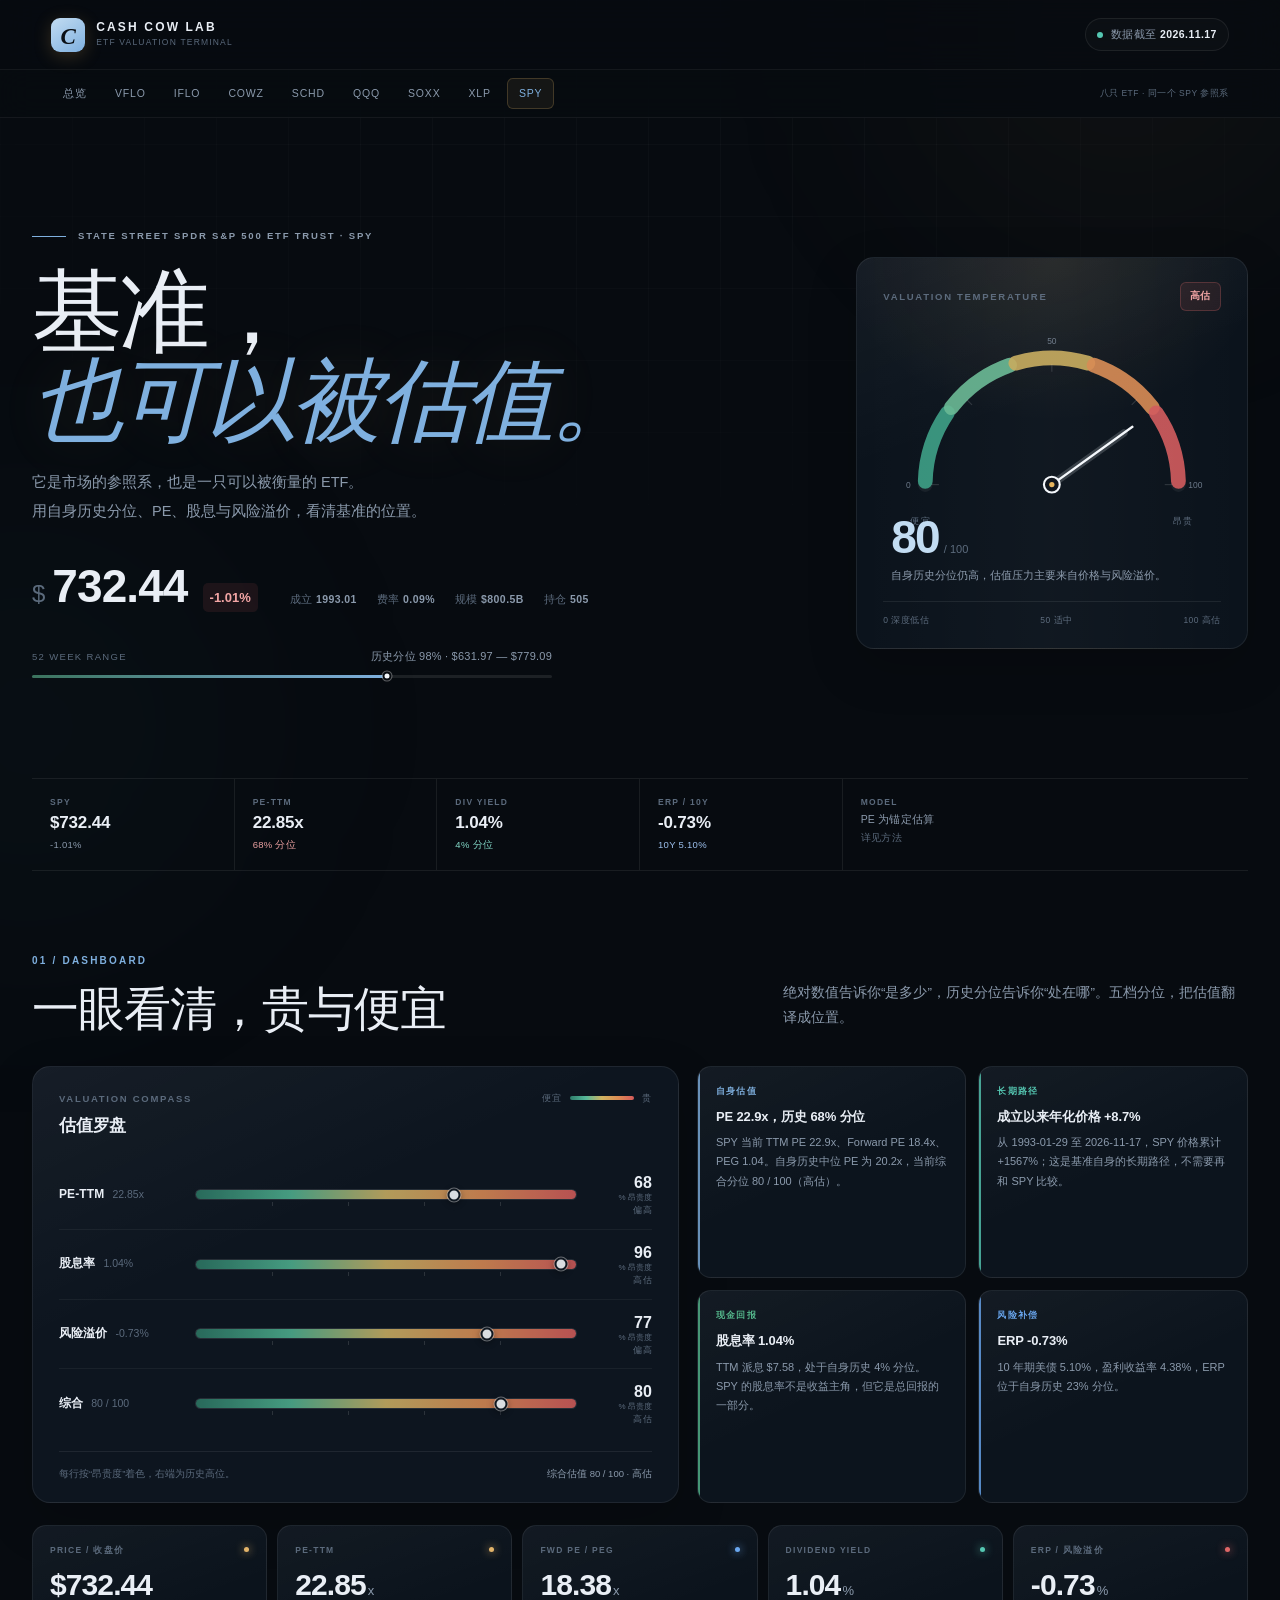
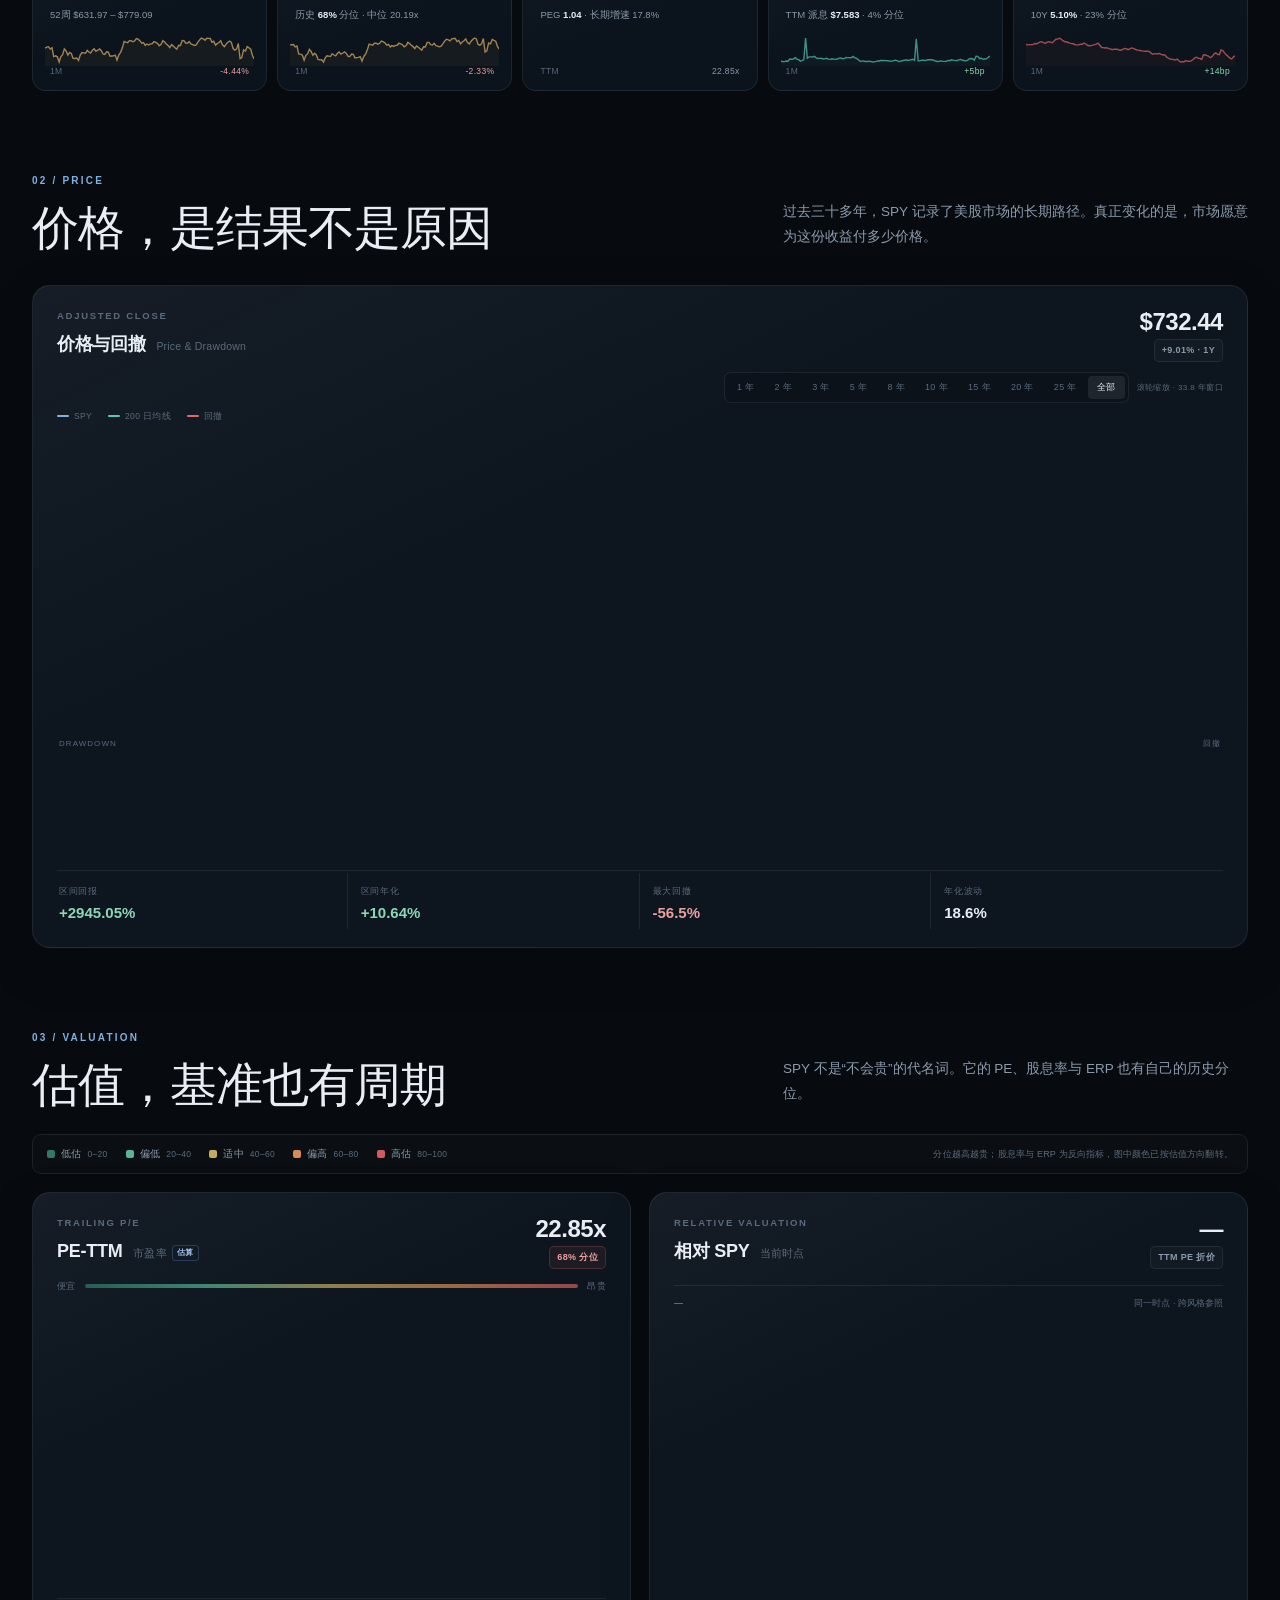
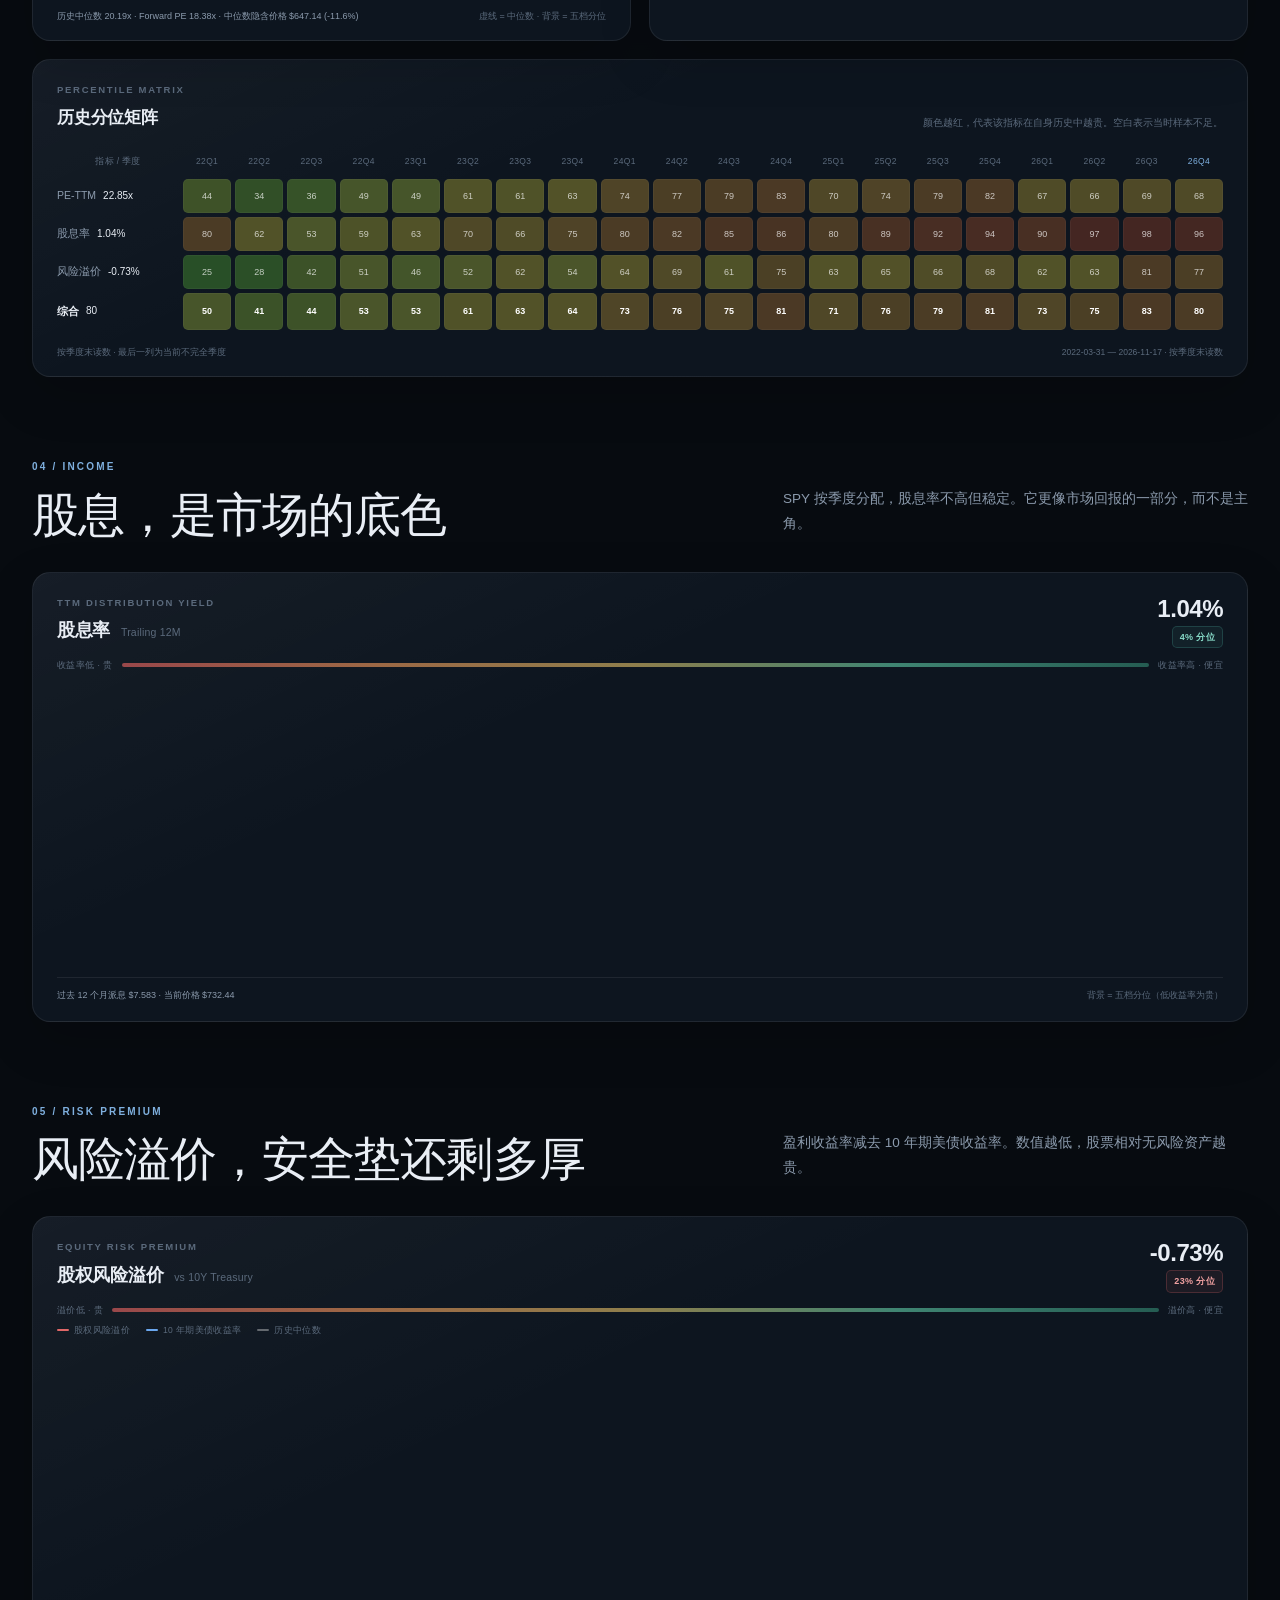
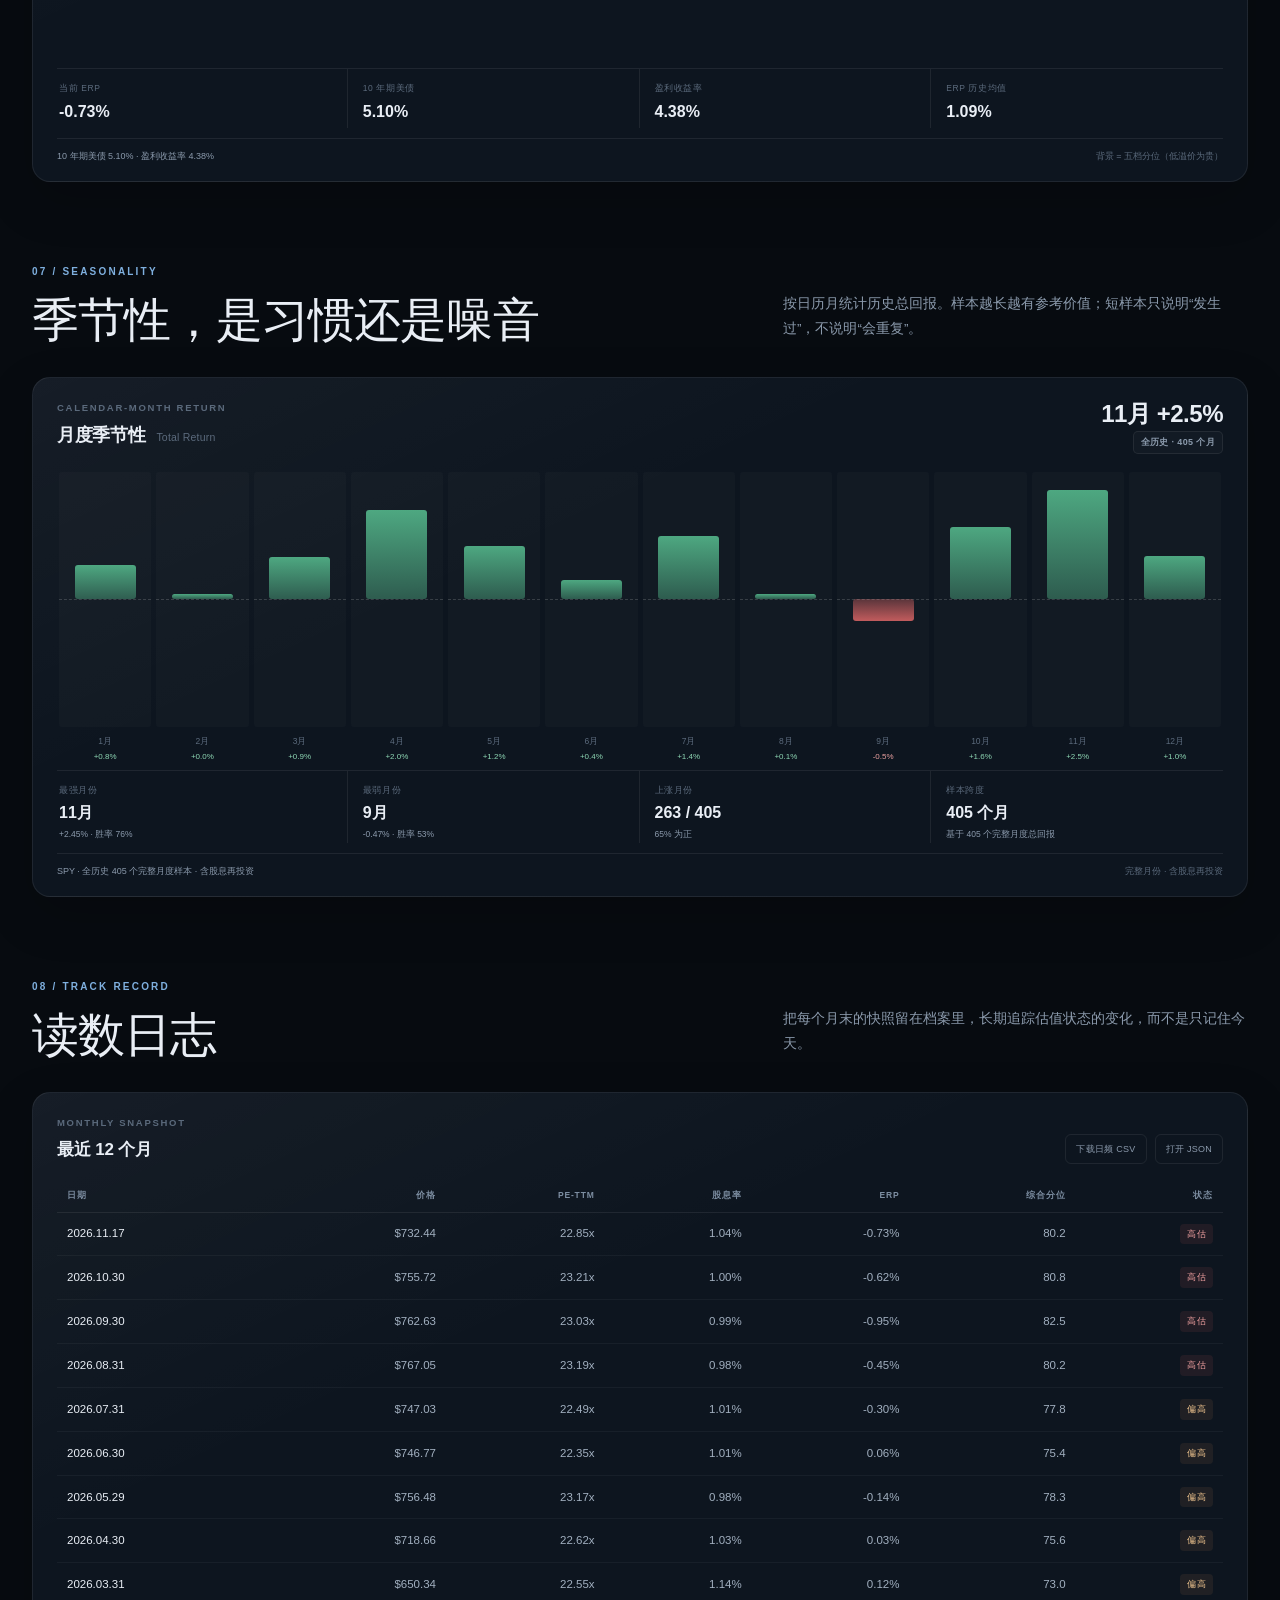
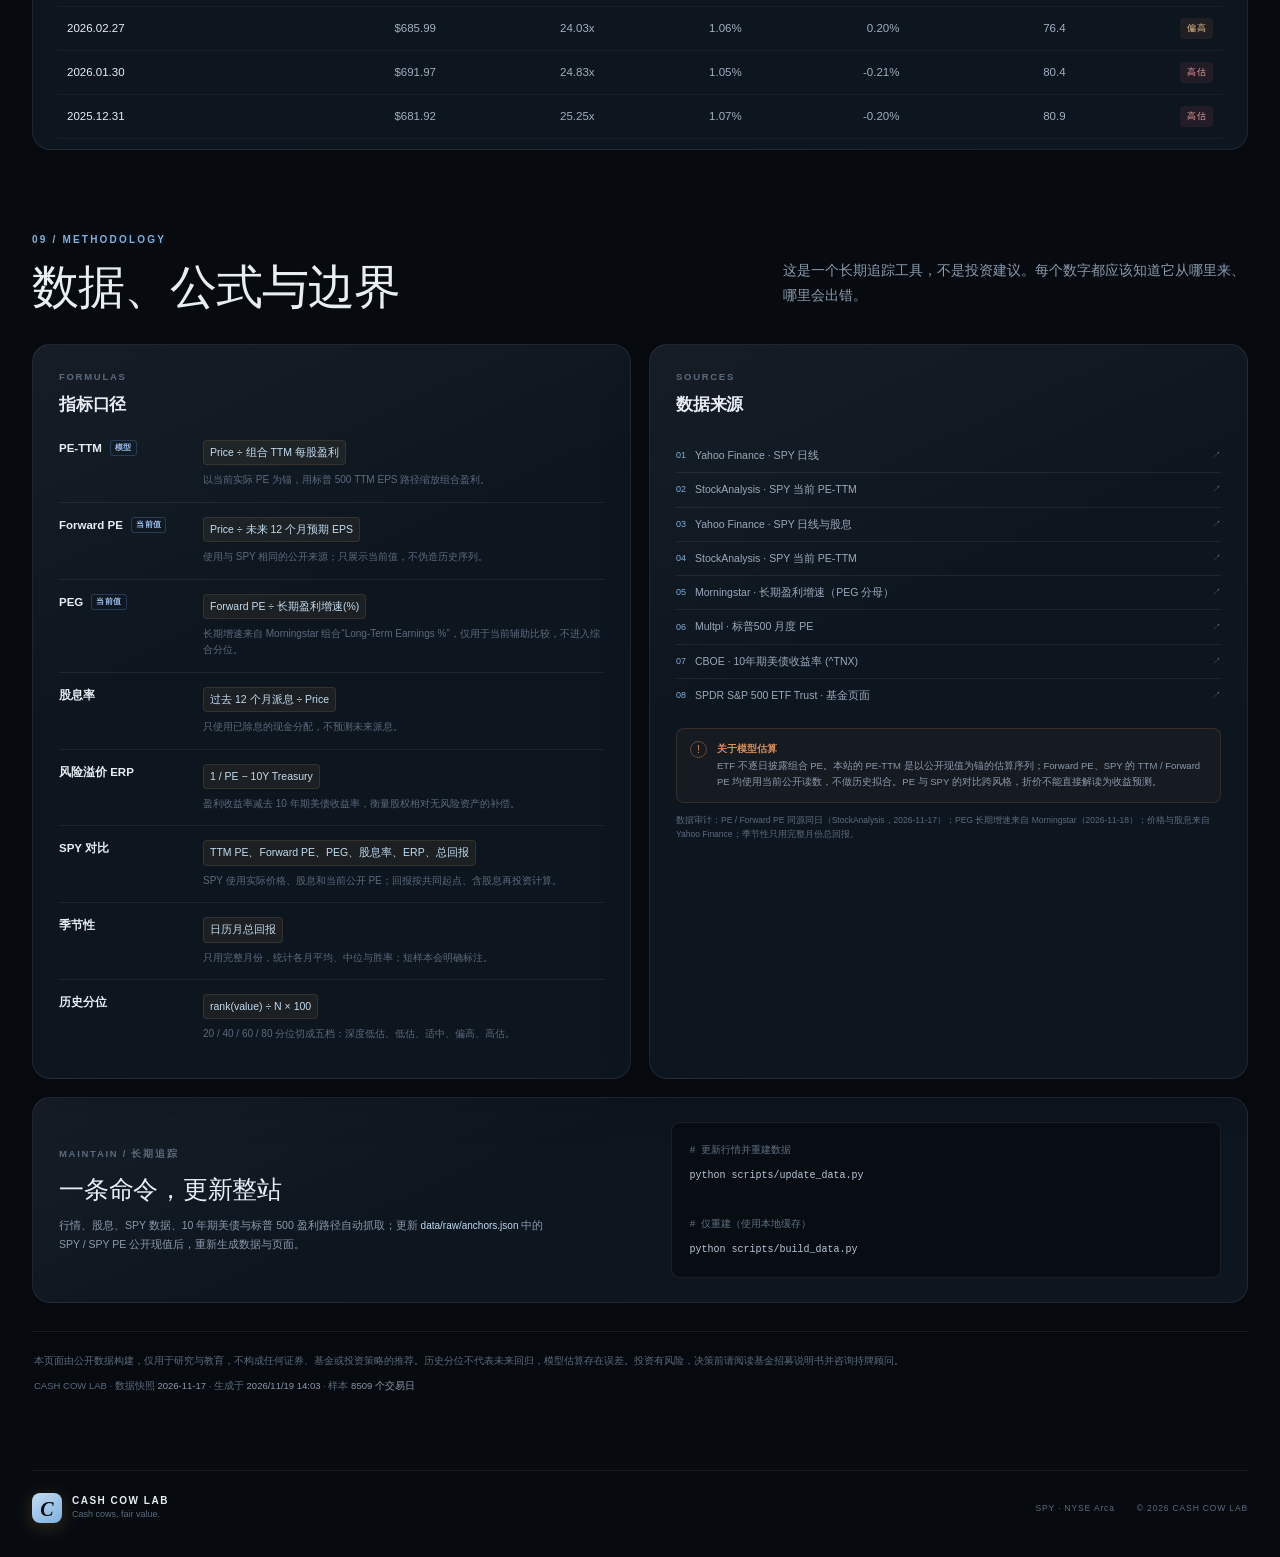
<file: site/spy.html>
<!DOCTYPE html>
<html lang="zh-CN">
<head>
<meta charset="utf-8">
<meta name="viewport" content="width=device-width, initial-scale=1">
<meta name="description" content="八只 ETF 的估值罗盘：价格、PE-TTM、Forward PE、PEG、股息率、股权风险溢价及与 SPY 的对比。">
<title>ETF 估值罗盘 · CASH COW LAB</title>
<link rel="icon" href="favicon.svg" type="image/svg+xml">
<link rel="stylesheet" href="styles.css">
</head>
<body data-theme="vflo">
<div class="page-grid" aria-hidden="true"></div>
<div class="ambient ambient-a" aria-hidden="true"></div>
<div class="ambient ambient-b" aria-hidden="true"></div>

<header class="topbar">
  <a class="brand" href="#top" aria-label="回到顶部">
    <span class="brand-mark">C</span>
    <span class="brand-copy"><b>CASH COW LAB</b><small>ETF VALUATION TERMINAL</small></span>
  </a>
  <div class="status-pill"><span class="pulse"></span><span>数据截至 <b id="topAsOf">—</b></span></div>
</header>

<nav class="etf-nav" aria-label="ETF 页面切换">
  <a href="index.html" data-ticker="HUB">总览</a>
  <a href="vflo.html" data-ticker="VFLO">VFLO</a>
  <a href="iflo.html" data-ticker="IFLO">IFLO</a>
  <a href="cowz.html" data-ticker="COWZ">COWZ</a>
  <a href="schd.html" data-ticker="SCHD">SCHD</a>
  <a href="qqq.html" data-ticker="QQQ">QQQ</a>
  <a href="soxx.html" data-ticker="SOXX">SOXX</a>
  <a href="xlp.html" data-ticker="XLP">XLP</a>
  <a href="spy.html" data-ticker="SPY">SPY</a>
  <span class="etf-nav-note">八只 ETF · 同一个 SPY 参照系</span>
</nav>

<main id="top">
  <section class="hero">
    <div class="hero-copy">
      <div class="eyebrow"><span class="eyebrow-line"></span><span id="heroEyebrow">—</span></div>
      <h1 id="heroTitle">—</h1>
      <p class="lede" id="heroLede">—</p>
      <div class="hero-price-row">
        <div class="hero-price"><span class="cur">$</span><b id="heroPrice">—</b><span class="chg" id="heroChange">—</span></div>
        <div class="hero-facts">
          <span>成立 <b id="factInception">—</b></span>
          <span>费率 <b id="factExpense">—</b></span>
          <span>规模 <b id="factAum">—</b></span>
          <span>持仓 <b id="factHoldings">—</b></span>
        </div>
      </div>
      <div class="range-block">
        <div class="range-label"><span>52 WEEK RANGE</span><b id="rangeText">—</b></div>
        <div class="range-track"><div class="range-fill" id="rangeFill"></div><div class="range-dot" id="rangeDot"></div></div>
      </div>
    </div>

    <aside class="hero-gauge card" aria-label="综合估值分位">
      <div class="gauge-top">
        <span class="micro">VALUATION TEMPERATURE</span>
        <span class="badge badge-red" id="regimeBadge">—</span>
      </div>
      <svg class="gauge" viewBox="0 0 320 212" role="img" aria-labelledby="gaugeTitle">
        <title id="gaugeTitle">综合估值分位仪表盘</title>
        <g id="gaugeSegments"></g>
        <g class="gauge-ticks" id="gaugeTicks"></g>
        <g class="needle" id="gaugeNeedle">
          <line x1="160" y1="156" x2="160" y2="62" stroke="#f4f7fb" stroke-width="2.2" stroke-linecap="round"/>
          <line x1="160" y1="156" x2="160" y2="72" stroke="rgba(244,247,251,.18)" stroke-width="7" stroke-linecap="round"/>
        </g>
        <circle cx="160" cy="156" r="7.5" fill="#0b1119" stroke="#f4f7fb" stroke-width="2"/>
        <circle cx="160" cy="156" r="2.5" fill="#e8b45a"/>
        <text x="26" y="193" class="gauge-end">便宜</text>
        <text x="294" y="193" class="gauge-end" text-anchor="end">昂贵</text>
      </svg>
      <div class="gauge-reading">
        <div class="gauge-score"><b id="gaugeScore">—</b><span>/ 100</span></div>
        <p id="gaugeVerdict">正在读取历史分位…</p>
      </div>
      <div class="gauge-scale"><span>0 深度低估</span><span>50 适中</span><span>100 高估</span></div>
    </aside>
  </section>

  <section class="ticker-strip" aria-label="实时指标摘要">
    <div class="tick"><span id="tickTicker">—</span><b id="tickPrice">—</b><em id="tickChg">—</em></div>
    <div class="tick"><span>PE-TTM</span><b id="tickPe">—</b><em class="tone-red" id="tickPePct">—</em></div>
    <div class="tick" id="tickSpy"><span>VS SPY</span><b id="tickSpyDiscount">—</b><em class="tone-blue" id="tickSpyLabel">TTM PE 折价</em></div>
    <div class="tick"><span>DIV YIELD</span><b id="tickDy">—</b><em class="tone-teal" id="tickDyPct">—</em></div>
    <div class="tick"><span>ERP / 10Y</span><b id="tickErp">—</b><em class="tone-blue" id="tickUst">—</em></div>
    <div class="tick tick-note"><span>MODEL</span><b>PE 为锚定估算</b><em>详见方法</em></div>
  </section>

  <section id="overview" class="section">
    <div class="section-head reveal">
      <div><span class="kicker">01 / DASHBOARD</span><h2>一眼看清，贵与便宜</h2></div>
      <p>绝对数值告诉你“是多少”，历史分位告诉你“处在哪”。五档分位，把估值翻译成位置。</p>
    </div>

    <div class="overview-grid">
      <div class="card compass-card reveal">
        <div class="card-head">
          <div><span class="micro">VALUATION COMPASS</span><h3>估值罗盘</h3></div>
          <div class="compass-legend"><span>便宜</span><i></i><span>贵</span></div>
        </div>
        <div class="compass-list" id="compassList"></div>
        <div class="compass-foot">
          <span>每行按“昂贵度”着色，右端为历史高位。</span>
          <span id="compassFootNote">—</span>
        </div>
      </div>

      <div class="insight-stack reveal" id="insightStack"></div>
    </div>
  </section>

  <section class="section metrics-section">
    <div class="metric-grid" id="metricCards"></div>
  </section>

  <section id="price" class="section">
    <div class="section-head reveal">
      <div><span class="kicker">02 / PRICE</span><h2 id="priceHead">—</h2></div>
      <p id="priceSub">—</p>
    </div>
    <div class="card chart-card chart-card-wide reveal">
      <div class="chart-head">
        <div class="chart-title"><span class="micro">ADJUSTED CLOSE</span><h3>价格与回撤 <small>Price &amp; Drawdown</small></h3></div>
        <div class="chart-read"><b id="priceRead">—</b><span class="pill" id="priceReadSub">—</span></div>
      </div>
      <div class="range-tools">
        <div class="range-tabs" id="rangeTabs" role="group" aria-label="时间范围"></div>
        <span class="range-hint" id="rangeHint">滚轮缩放</span>
      </div>
      <div class="line-legend"><span><i class="swatch gold"></i><span id="priceLegendTicker">— 收盘价</span></span><span><i class="swatch teal"></i>200 日均线</span><span><i class="swatch red"></i>回撤</span></div>
      <div class="chart-wrap chart-price"><canvas id="priceChart"></canvas></div>
      <div class="chart-sub-label"><span>DRAWDOWN</span><span>回撤</span></div>
      <div class="chart-wrap chart-dd"><canvas id="ddChart"></canvas></div>
      <div class="mini-stats" id="priceStats"></div>
    </div>
  </section>

  <section id="valuation" class="section">
    <div class="section-head reveal">
      <div><span class="kicker">03 / VALUATION</span><h2 id="valHead">—</h2></div>
      <p id="valSub">—</p>
    </div>

    <div class="zone-legend reveal">
      <span><i class="zone-dot z0"></i>低估 <b>0–20</b></span>
      <span><i class="zone-dot z1"></i>偏低 <b>20–40</b></span>
      <span><i class="zone-dot z2"></i>适中 <b>40–60</b></span>
      <span><i class="zone-dot z3"></i>偏高 <b>60–80</b></span>
      <span><i class="zone-dot z4"></i>高估 <b>80–100</b></span>
      <em>分位越高越贵；股息率与 ERP 为反向指标，图中颜色已按估值方向翻转。</em>
    </div>

    <div class="chart-grid">
      <div class="card chart-card reveal">
        <div class="chart-head">
          <div class="chart-title"><span class="micro">TRAILING P/E</span><h3>PE-TTM <small>市盈率</small><span class="tag-model">估算</span></h3></div>
          <div class="chart-read"><b id="peRead">—</b><span class="pill badge-red" id="pePill">—</span></div>
        </div>
        <div class="band-legend"><span>便宜</span><div class="band-gradient"></div><span>昂贵</span></div>
        <div class="chart-wrap chart-mid"><canvas id="peChart"></canvas></div>
        <div class="chart-foot"><span id="peFoot">—</span><span>虚线 = 中位数 · 背景 = 五档分位</span></div>
      </div>

      <div class="card chart-card spy-compare-card reveal">
        <div class="chart-head">
          <div class="chart-title"><span class="micro">RELATIVE VALUATION</span><h3>相对 SPY <small>当前时点</small></h3></div>
          <div class="chart-read"><b id="spyPeDiscount">—</b><span class="pill badge-blue" id="spyPeLabel">TTM PE 折价</span></div>
        </div>
        <div class="compare-list" id="spyCompareList"></div>
        <div class="chart-foot"><span id="spyCompareFoot">—</span><span>同一时点 · 跨风格参照</span></div>
      </div>
    </div>

    <div class="card heatmap-card reveal">
      <div class="card-head">
        <div><span class="micro">PERCENTILE MATRIX</span><h3>历史分位矩阵</h3></div>
        <p>颜色越红，代表该指标在自身历史中越贵。空白表示当时样本不足。</p>
      </div>
      <div class="heatmap-scroll"><div class="heatmap" id="heatmap"></div></div>
      <div class="heatmap-foot"><span>按季度末读数 · 最后一列为当前不完全季度</span><span id="heatmapNote">—</span></div>
    </div>
  </section>

  <section id="income" class="section">
    <div class="section-head reveal">
      <div><span class="kicker">04 / INCOME</span><h2 id="incomeHead">—</h2></div>
      <p id="incomeSub">—</p>
    </div>
    <div class="card chart-card chart-card-wide reveal">
      <div class="chart-head">
        <div class="chart-title"><span class="micro">TTM DISTRIBUTION YIELD</span><h3>股息率 <small>Trailing 12M</small></h3></div>
        <div class="chart-read"><b id="dyRead">—</b><span class="pill tone-teal" id="dyPill">—</span></div>
      </div>
      <div class="band-legend reverse"><span>收益率低 · 贵</span><div class="band-gradient reverse"></div><span>收益率高 · 便宜</span></div>
      <div class="chart-wrap chart-mid"><canvas id="dyChart"></canvas></div>
      <div class="chart-foot"><span id="dyFoot">—</span><span>背景 = 五档分位（低收益率为贵）</span></div>
    </div>
  </section>

  <section id="risk" class="section">
    <div class="section-head reveal">
      <div><span class="kicker">05 / RISK PREMIUM</span><h2>风险溢价，安全垫还剩多厚</h2></div>
      <p>盈利收益率减去 10 年期美债收益率。数值越低，股票相对无风险资产越贵。</p>
    </div>
    <div class="card chart-card chart-card-wide reveal">
      <div class="chart-head">
        <div class="chart-title"><span class="micro">EQUITY RISK PREMIUM</span><h3>股权风险溢价 <small>vs 10Y Treasury</small></h3></div>
        <div class="chart-read"><b id="erpRead">—</b><span class="pill badge-red" id="erpPill">—</span></div>
      </div>
      <div class="band-legend reverse"><span>溢价低 · 贵</span><div class="band-gradient reverse"></div><span>溢价高 · 便宜</span></div>
      <div class="line-legend"><span><i class="swatch red"></i>股权风险溢价</span><span><i class="swatch blue"></i>10 年期美债收益率</span><span><i class="swatch dim"></i>历史中位数</span></div>
      <div class="chart-wrap chart-erp"><canvas id="erpChart"></canvas></div>
      <div class="risk-strip" id="riskStrip"></div>
      <div class="chart-foot"><span id="erpFoot">—</span><span>背景 = 五档分位（低溢价为贵）</span></div>
    </div>
  </section>

  <section id="spy" class="section">
    <div class="section-head reveal">
      <div><span class="kicker">06 / VS SPY</span><h2>和 SPY 比，位置不同</h2></div>
      <p>SPY 是宽基市场参照系，不是估值锚。把它放在旁边，是为了看清折价背后承担了什么。</p>
    </div>

    <div class="card chart-card chart-card-wide reveal">
      <div class="chart-head">
        <div class="chart-title"><span class="micro">TOTAL RETURN</span><h3>总回报 <small><span id="perfTitleTicker">—</span> vs SPY</small></h3></div>
        <div class="chart-read"><b id="relativePerfRead">—</b><span class="pill badge-teal" id="relativePerfPill">—</span></div>
      </div>
      <div class="line-legend"><span><i class="swatch gold"></i><span id="perfLegendTicker">—</span></span><span><i class="swatch blue"></i>SPY</span><span>起点 = 100</span></div>
      <div class="chart-wrap chart-mid"><canvas id="relativePerfChart"></canvas></div>
      <div class="chart-foot"><span id="relativePerfFoot">—</span><span>含股息再投资 · 共同起点</span></div>
    </div>

    <div class="chart-grid">
      <div class="card chart-card reveal">
        <div class="chart-head">
          <div class="chart-title"><span class="micro">RELATIVE STRENGTH</span><h3>相对强弱 <small><span id="relativeTicker">—</span> / SPY</small></h3></div>
          <div class="chart-read"><b id="relativeRead">—</b><span class="pill" id="relativePill">—</span></div>
        </div>
        <div class="chart-wrap chart-mid"><canvas id="relativeChart"></canvas></div>
        <div class="chart-foot"><span id="relativeFoot">—</span><span>虚线 = 100</span></div>
      </div>

      <div class="card chart-card reveal">
        <div class="chart-head">
          <div class="chart-title"><span class="micro">DISTRIBUTION YIELD</span><h3>股息率对比 <small>TTM</small></h3></div>
          <div class="chart-read"><b id="spyYieldRead">—</b><span class="pill tone-teal">利差</span></div>
        </div>
        <div class="line-legend"><span><i class="swatch teal"></i><span id="yieldLegendTicker">—</span></span><span><i class="swatch blue"></i>SPY</span></div>
        <div class="chart-wrap chart-mid"><canvas id="spyYieldChart"></canvas></div>
        <div class="chart-foot"><span id="spyYieldFoot">—</span><span>滚动 12 个月实际派息</span></div>
      </div>
    </div>

    <div class="card spy-table-card reveal">
      <div class="card-head">
        <div><span class="micro">SIDE BY SIDE</span><h3>同一时点的两张面孔</h3></div>
        <p>PE、股息率、ERP 为当前值；回报与风险按共同起点计算。</p>
      </div>
      <div class="table-scroll">
        <table class="spy-table">
          <thead><tr><th>指标</th><th id="spyEtfHeader">ETF</th><th>SPY</th><th>差值</th></tr></thead>
          <tbody id="spyTableBody"></tbody>
        </table>
      </div>
    </div>
  </section>

  <section id="seasonality" class="section">
    <div class="section-head reveal">
      <div><span class="kicker">07 / SEASONALITY</span><h2>季节性，是习惯还是噪音</h2></div>
      <p>按日历月统计历史总回报。样本越长越有参考价值；短样本只说明“发生过”，不说明“会重复”。</p>
    </div>
    <div class="card chart-card chart-card-wide reveal">
      <div class="chart-head">
        <div class="chart-title"><span class="micro">CALENDAR-MONTH RETURN</span><h3>月度季节性 <small>Total Return</small></h3></div>
        <div class="chart-read"><b id="seasonRead">—</b><span class="pill" id="seasonPill">—</span></div>
      </div>
      <div class="chart-wrap chart-season"><div class="season-bars" id="seasonBars"></div></div>
      <div class="season-strip" id="seasonStrip"></div>
      <div class="chart-foot"><span id="seasonFoot">—</span><span>完整月份 · 含股息再投资</span></div>
    </div>
  </section>

  <section class="section">
    <div class="section-head reveal">
      <div><span class="kicker">08 / TRACK RECORD</span><h2>读数日志</h2></div>
      <p>把每个月末的快照留在档案里，长期追踪估值状态的变化，而不是只记住今天。</p>
    </div>
    <div class="card table-card reveal">
      <div class="table-toolbar">
        <div><span class="micro">MONTHLY SNAPSHOT</span><h3>最近 12 个月</h3></div>
        <div class="table-actions">
          <a class="ghost-btn" id="csvLink" href="data/vflo_daily.csv" download>下载日频 CSV</a>
          <a class="ghost-btn" id="jsonLink" href="data.json" target="_blank" rel="noopener">打开 JSON</a>
        </div>
      </div>
      <div class="table-scroll">
        <table>
          <thead><tr><th>日期</th><th>价格</th><th>PE-TTM</th><th>股息率</th><th>ERP</th><th>综合分位</th><th>状态</th></tr></thead>
          <tbody id="logBody"></tbody>
        </table>
      </div>
    </div>
  </section>

  <section id="method" class="section method-section">
    <div class="section-head reveal">
      <div><span class="kicker">09 / METHODOLOGY</span><h2>数据、公式与边界</h2></div>
      <p>这是一个长期追踪工具，不是投资建议。每个数字都应该知道它从哪里来、哪里会出错。</p>
    </div>

    <div class="method-grid">
      <div class="card method-card reveal">
        <div class="card-head"><div><span class="micro">FORMULAS</span><h3>指标口径</h3></div></div>
        <dl class="formula-list">
          <div><dt>PE-TTM <span class="tag-model">模型</span></dt><dd><code>Price ÷ 组合 TTM 每股盈利</code><p>以当前实际 PE 为锚，用标普 500 TTM EPS 路径缩放组合盈利。</p></div>
          <div><dt>Forward PE <span class="tag-model">当前值</span></dt><dd><code>Price ÷ 未来 12 个月预期 EPS</code><p>使用与 SPY 相同的公开来源；只展示当前值，不伪造历史序列。</p></div>
          <div><dt>PEG <span class="tag-model">当前值</span></dt><dd><code>Forward PE ÷ 长期盈利增速(%)</code><p>长期增速来自 Morningstar 组合“Long-Term Earnings %”，仅用于当前辅助比较，不进入综合分位。</p></div>
          <div><dt>股息率</dt><dd><code>过去 12 个月派息 ÷ Price</code><p>只使用已除息的现金分配，不预测未来派息。</p></div>
          <div><dt>风险溢价 ERP</dt><dd><code>1 / PE − 10Y Treasury</code><p>盈利收益率减去 10 年期美债收益率，衡量股权相对无风险资产的补偿。</p></div>
          <div><dt>SPY 对比</dt><dd><code>TTM PE、Forward PE、PEG、股息率、ERP、总回报</code><p>SPY 使用实际价格、股息和当前公开 PE；回报按共同起点、含股息再投资计算。</p></div>
          <div><dt>季节性</dt><dd><code>日历月总回报</code><p>只用完整月份，统计各月平均、中位与胜率；短样本会明确标注。</p></div>
          <div><dt>历史分位</dt><dd><code>rank(value) ÷ N × 100</code><p>20 / 40 / 60 / 80 分位切成五档：深度低估、低估、适中、偏高、高估。</p></div>
        </dl>
      </div>

      <div class="card method-card reveal">
        <div class="card-head"><div><span class="micro">SOURCES</span><h3>数据来源</h3></div></div>
        <ul class="source-list" id="sourceList"></ul>
        <div class="model-warning">
          <span class="warn-icon">!</span>
          <p><b>关于模型估算</b><br>ETF 不逐日披露组合 PE。本站的 PE-TTM 是以公开现值为锚的估算序列；Forward PE、SPY 的 TTM / Forward PE 均使用当前公开读数，不做历史拟合。PE 与 SPY 的对比跨风格，折价不能直接解读为收益预测。</p>
        </div>
        <p class="audit-note" id="auditNote">数据审计：PE / Forward PE 同源同日（StockAnalysis）；PEG 长期增速来自 Morningstar；价格与股息来自 Yahoo Finance；季节性只用完整月份总回报。</p>
      </div>
    </div>

    <div class="card ops-card reveal">
      <div class="ops-copy">
        <span class="micro">MAINTAIN / 长期追踪</span>
        <h3>一条命令，更新整站</h3>
        <p>行情、股息、SPY 数据、10 年期美债与标普 500 盈利路径自动抓取；更新 <code>data/raw/anchors.json</code> 中的 <span id="opsTickers">—</span> / SPY PE 公开现值后，重新生成数据与页面。</p>
      </div>
      <pre><code><span class="c"># 更新行情并重建数据</span>
python scripts/update_data.py

<span class="c"># 仅重建（使用本地缓存）</span>
python scripts/build_data.py</code></pre>
    </div>

    <div class="disclaimer">
      <p>本页面由公开数据构建，仅用于研究与教育，不构成任何证券、基金或投资策略的推荐。历史分位不代表未来回归，模型估算存在误差。投资有风险，决策前请阅读基金招募说明书并咨询持牌顾问。</p>
      <p>CASH COW LAB · 数据快照 <b id="footAsOf">—</b> · 生成于 <b id="footGenerated">—</b> · 样本 <b id="footObs">—</b></p>
    </div>
  </section>
</main>

<footer class="site-footer">
  <div class="footer-left"><span class="brand-mark small">C</span><span><b>CASH COW LAB</b><small>Cash cows, fair value.</small></span></div>
  <div class="footer-right"><span id="footerTicker">—</span><span>© 2026 CASH COW LAB</span></div>
</footer>

<script src="data/spy.js"></script>
<script src="assets/chart.umd.min.js"></script>
<script>window.PAGE_CONFIG = {"ticker": "SPY", "theme": "spy", "name": "State Street SPDR S&P 500 ETF Trust", "csv": "data/spy_daily.csv", "eyebrow": "STATE STREET SPDR S&P 500 ETF TRUST · SPY", "hero_title": "基准，<br><em>也可以被估值。</em>", "hero_lede": "它是市场的参照系，也是一只可以被衡量的 ETF。<br>用自身历史分位、PE、股息与风险溢价，看清基准的位置。", "price_head": "价格，是结果不是原因", "price_sub": "过去三十多年，SPY 记录了美股市场的长期路径。真正变化的是，市场愿意为这份收益付多少价格。", "val_head": "估值，基准也有周期", "val_sub": "SPY 不是“不会贵”的代名词。它的 PE、股息率与 ERP 也有自己的历史分位。", "income_head": "股息，是市场的底色", "income_sub": "SPY 按季度分配，股息率不高但稳定。它更像市场回报的一部分，而不是主角。", "is_benchmark": true};</script>
<script src="app.js"></script>
</body>
</html>
</file>
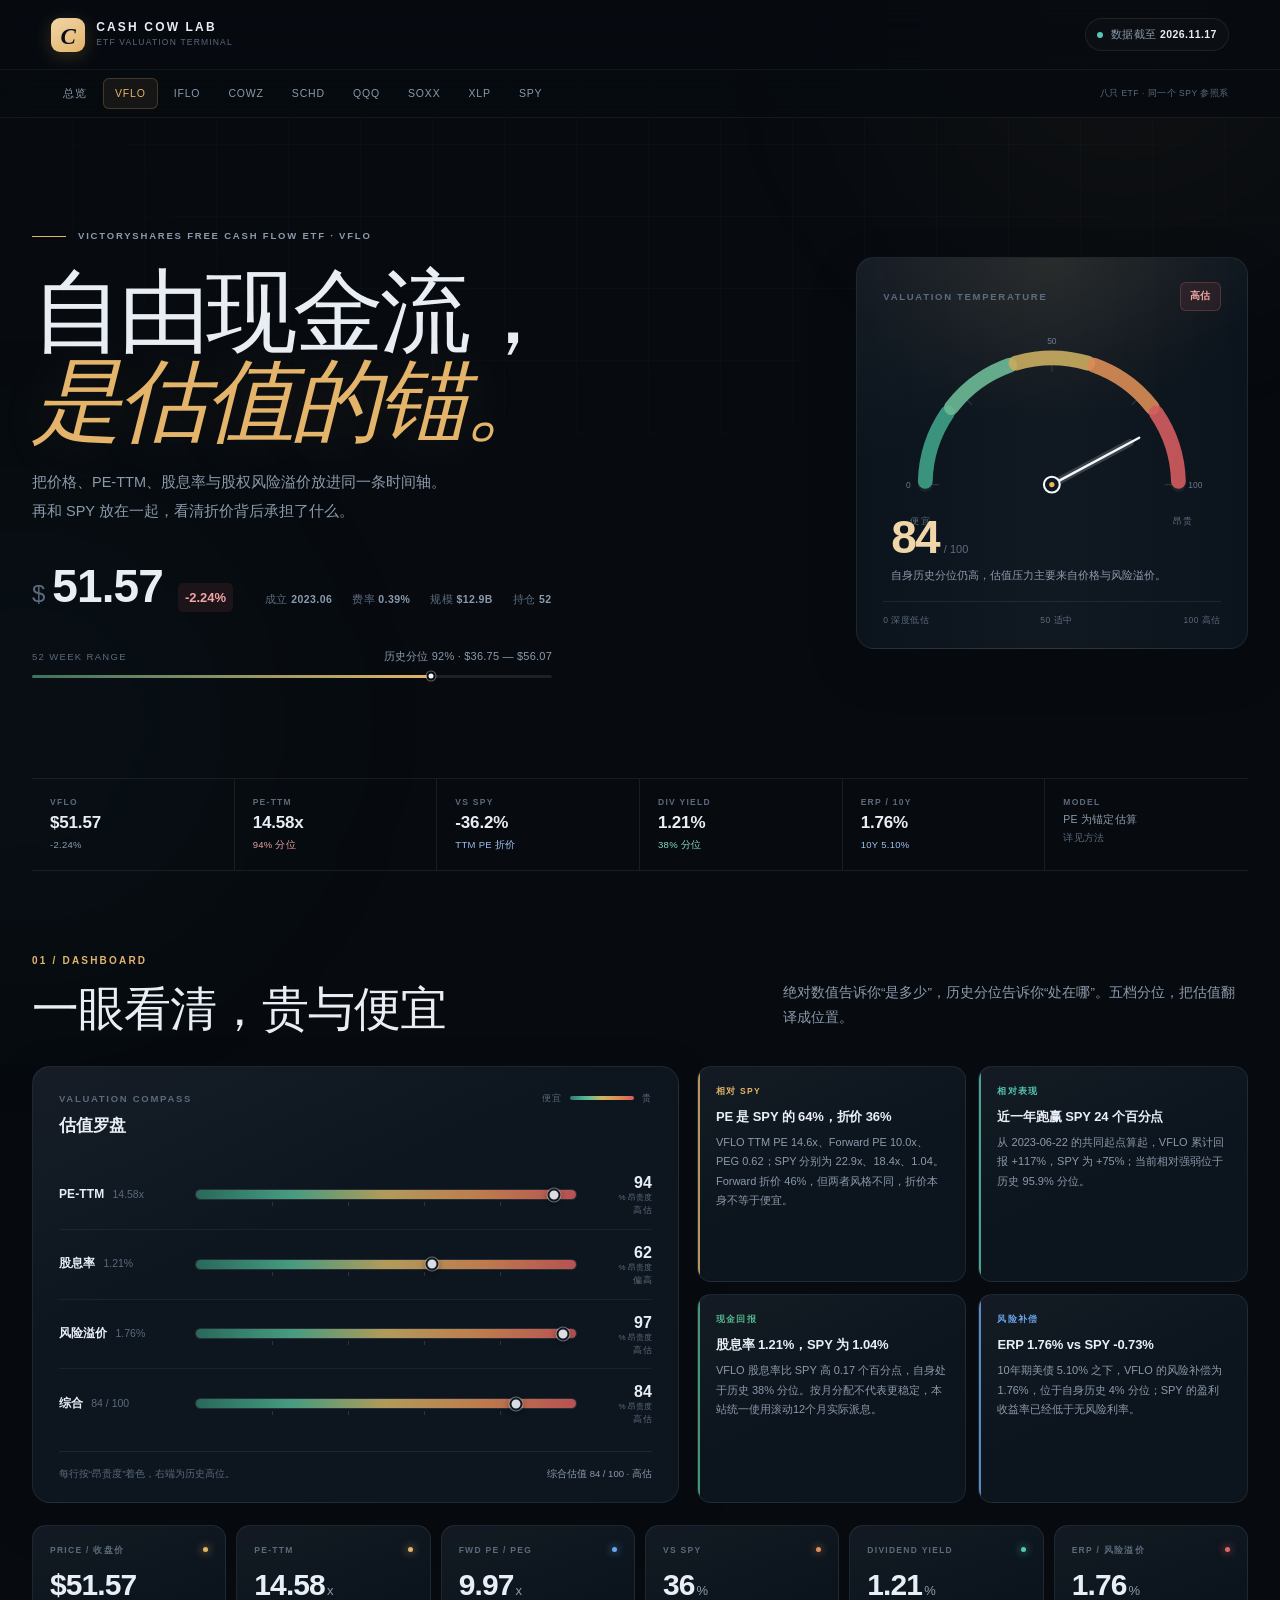
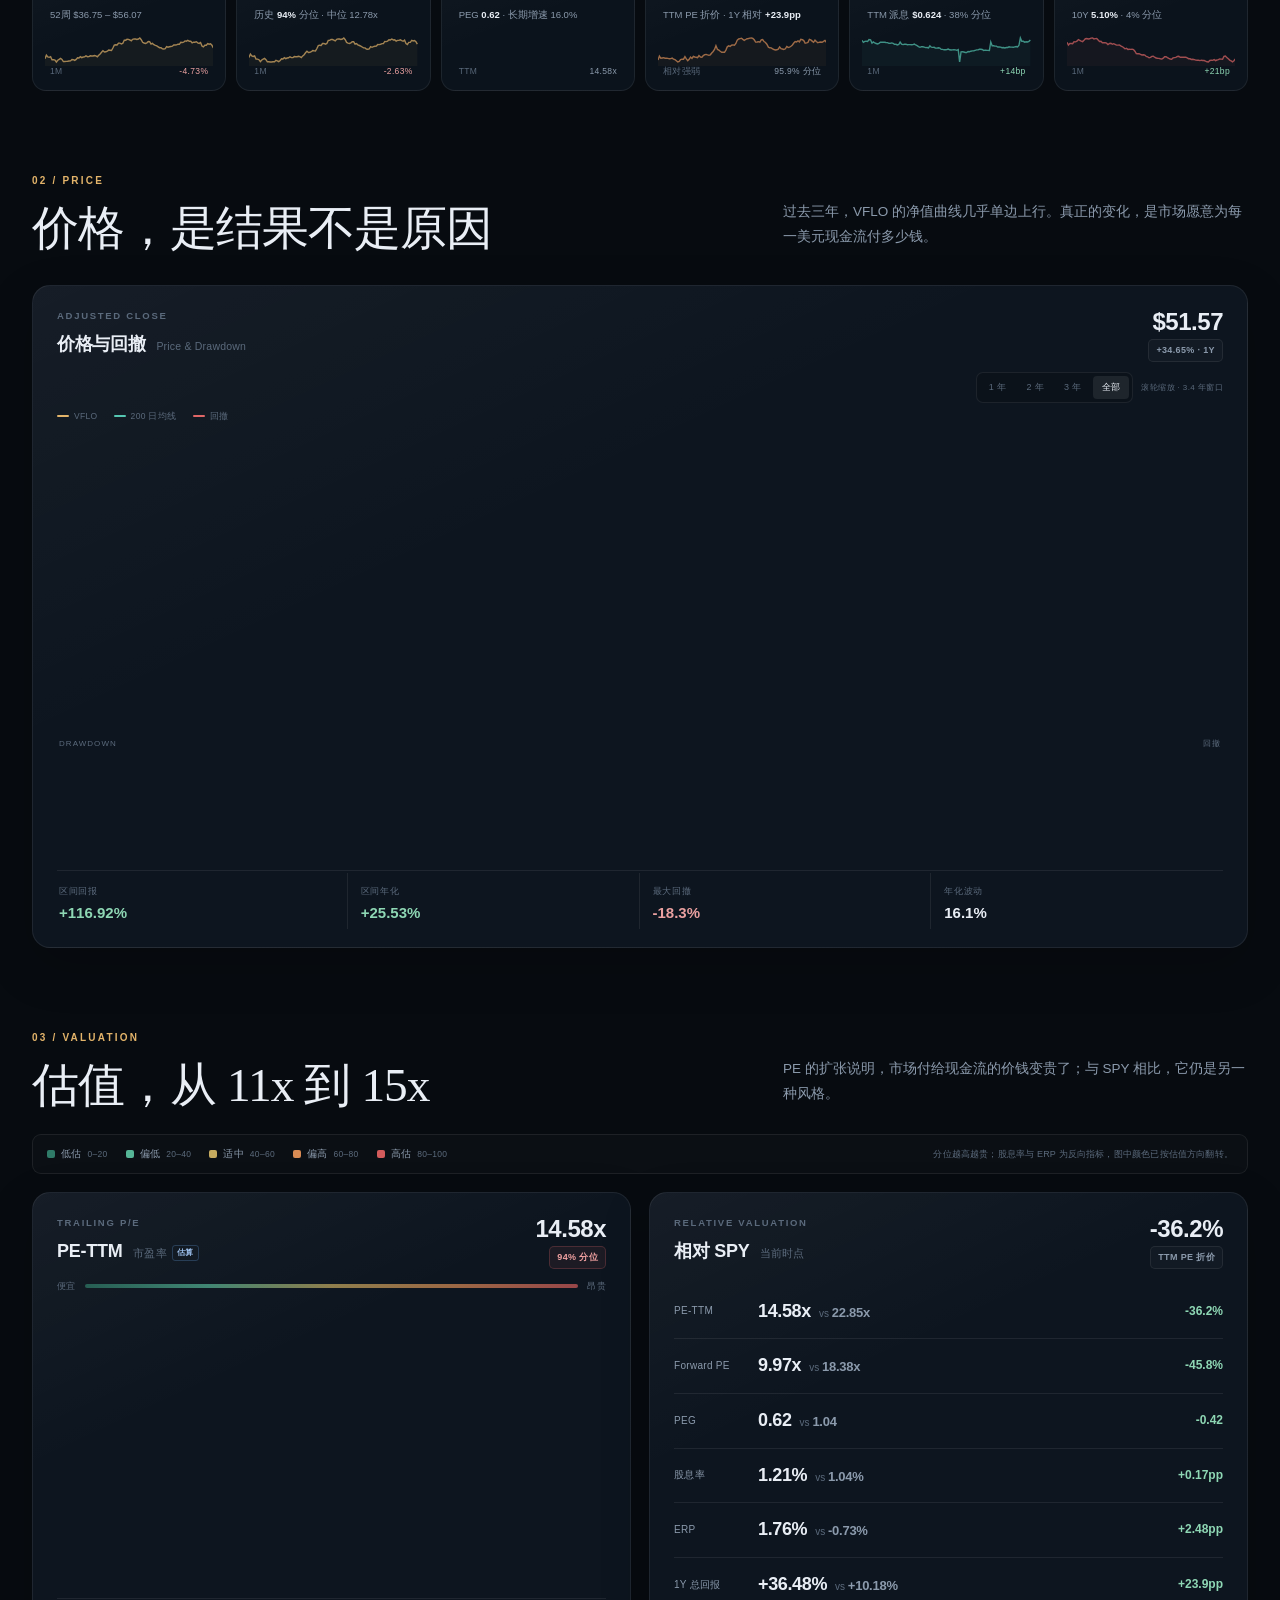
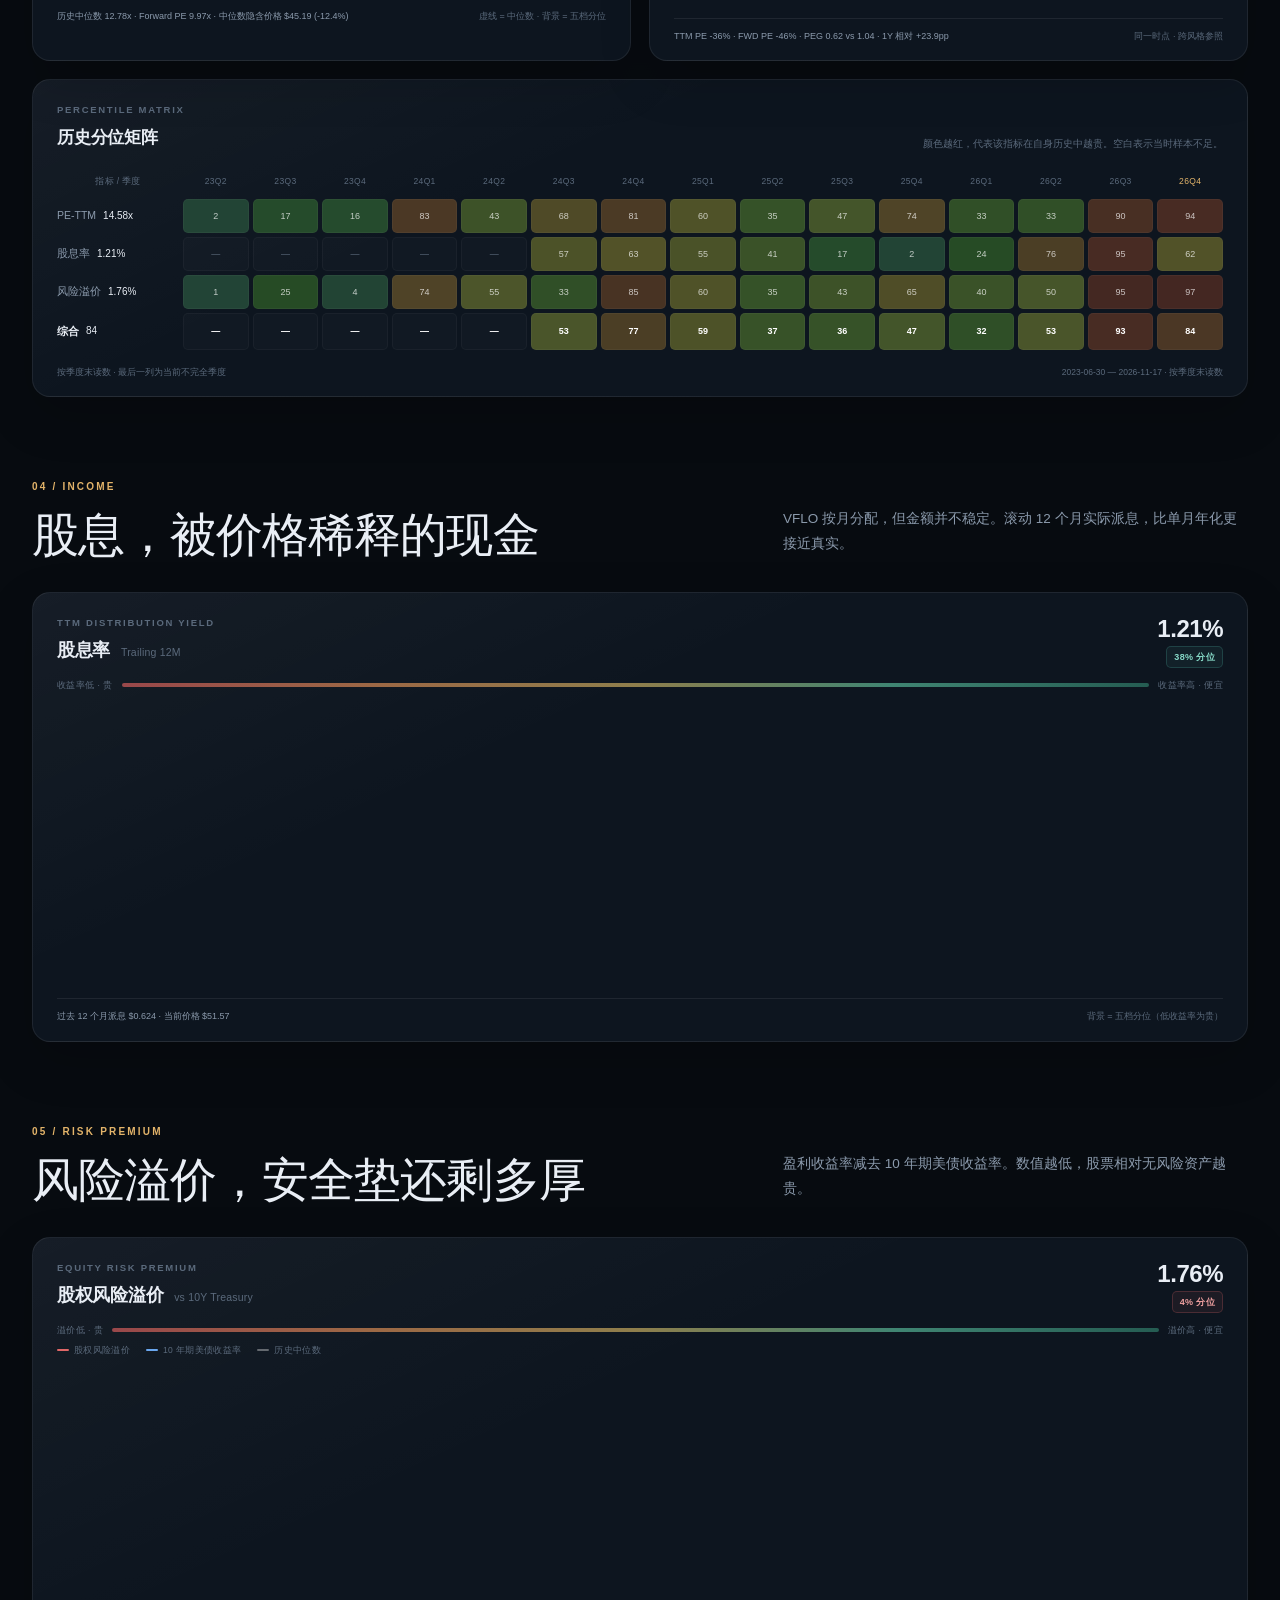
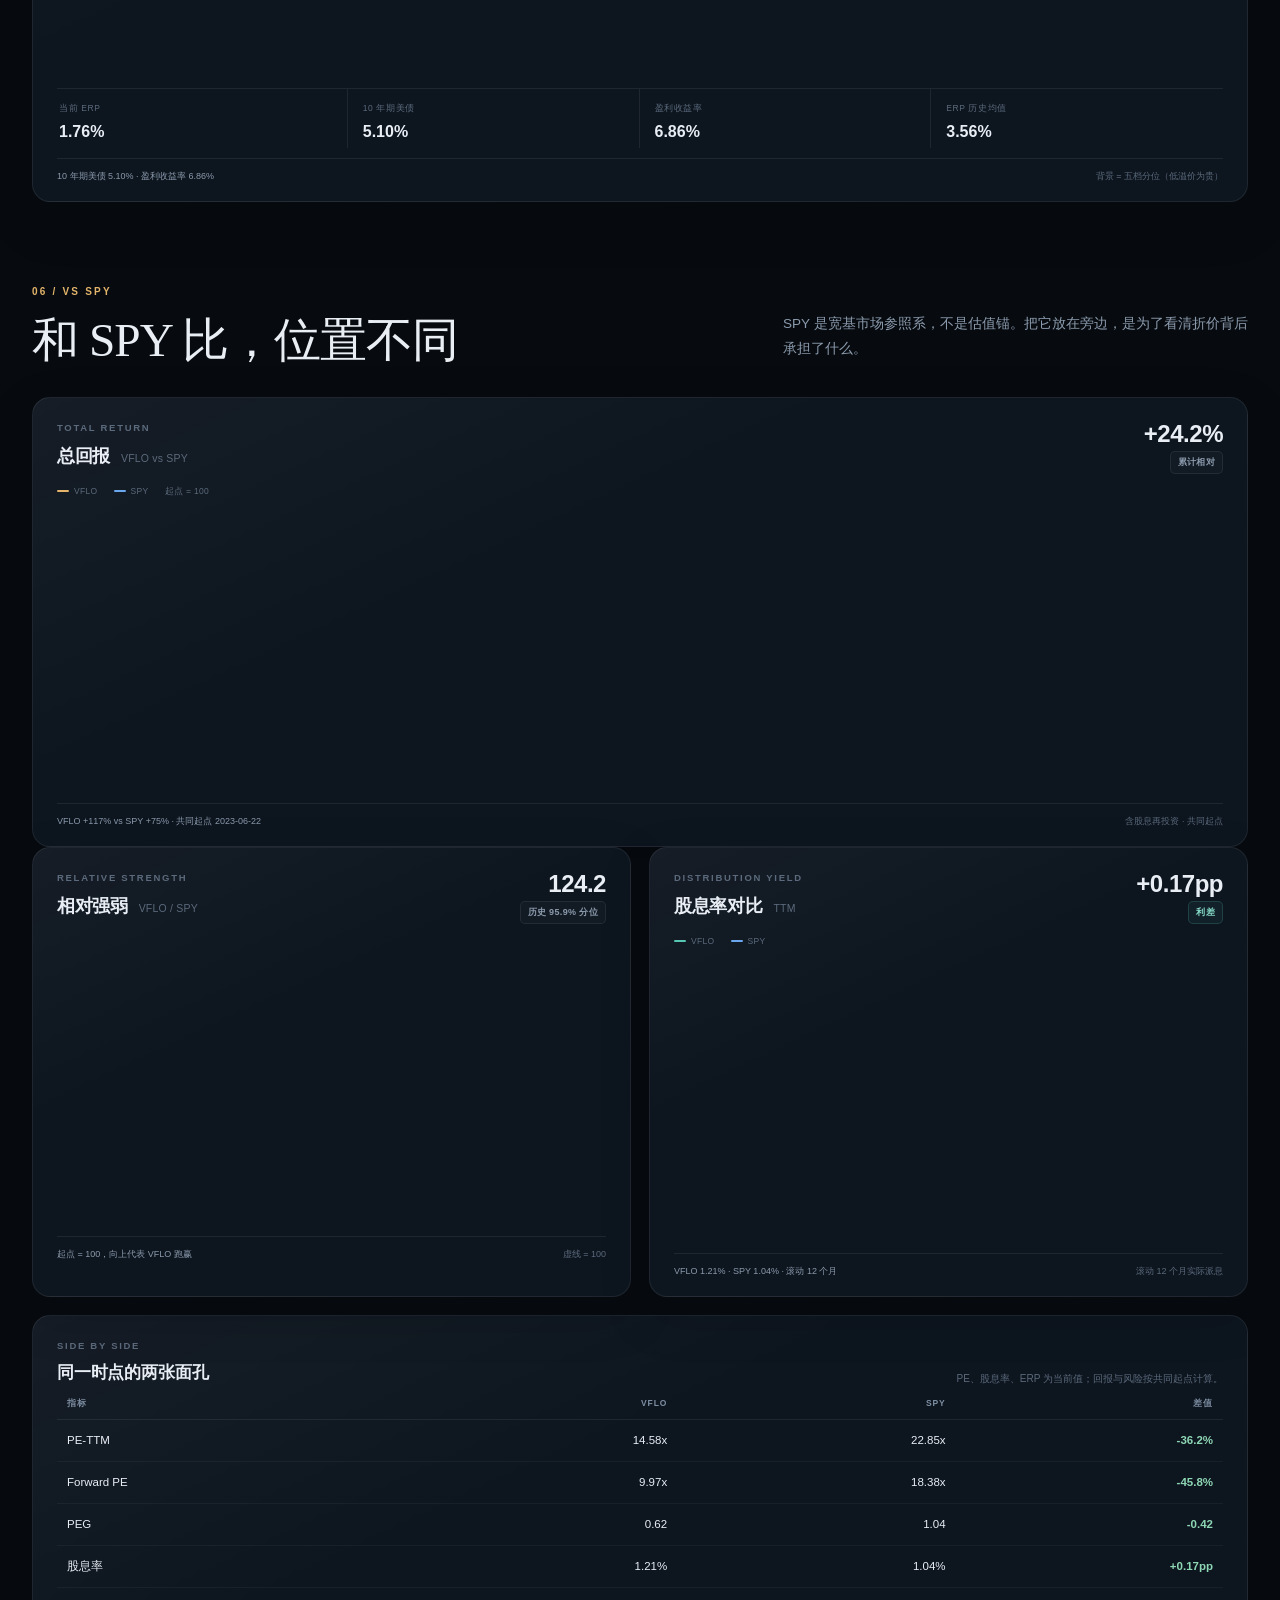
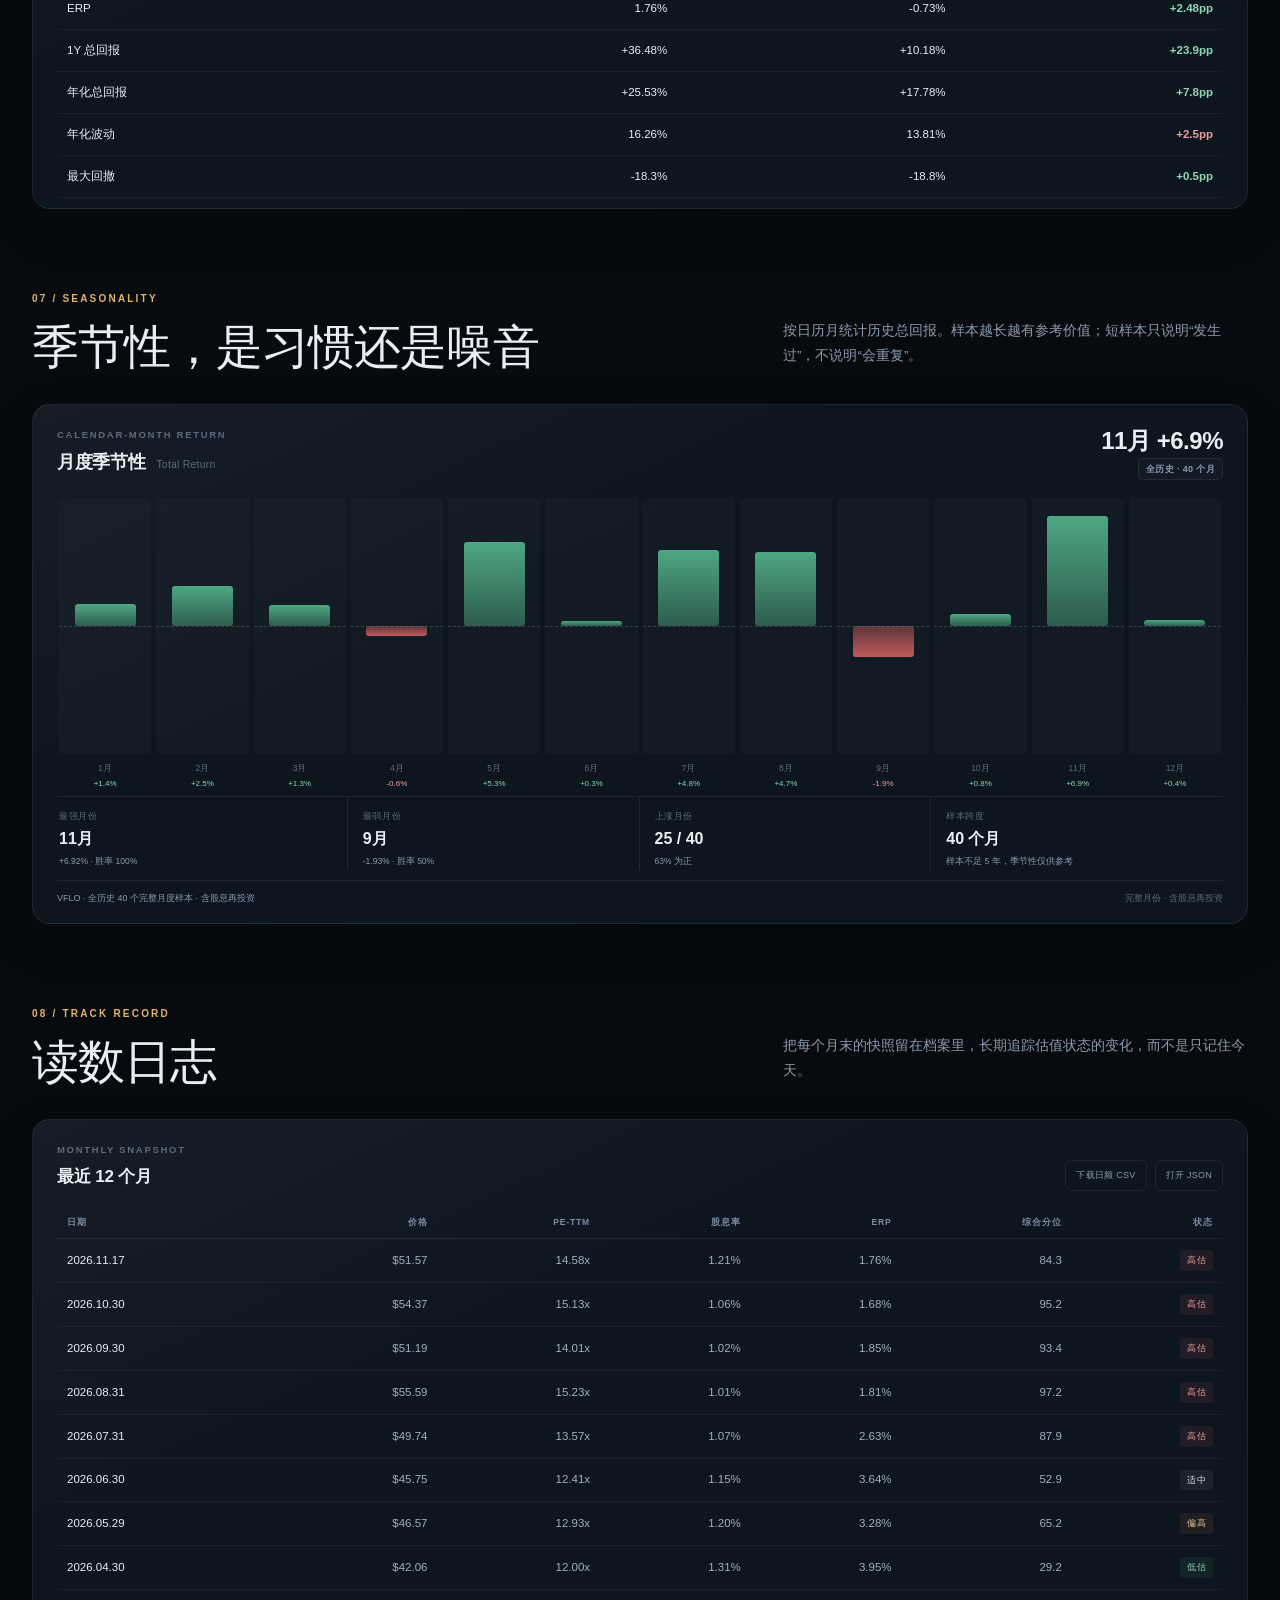
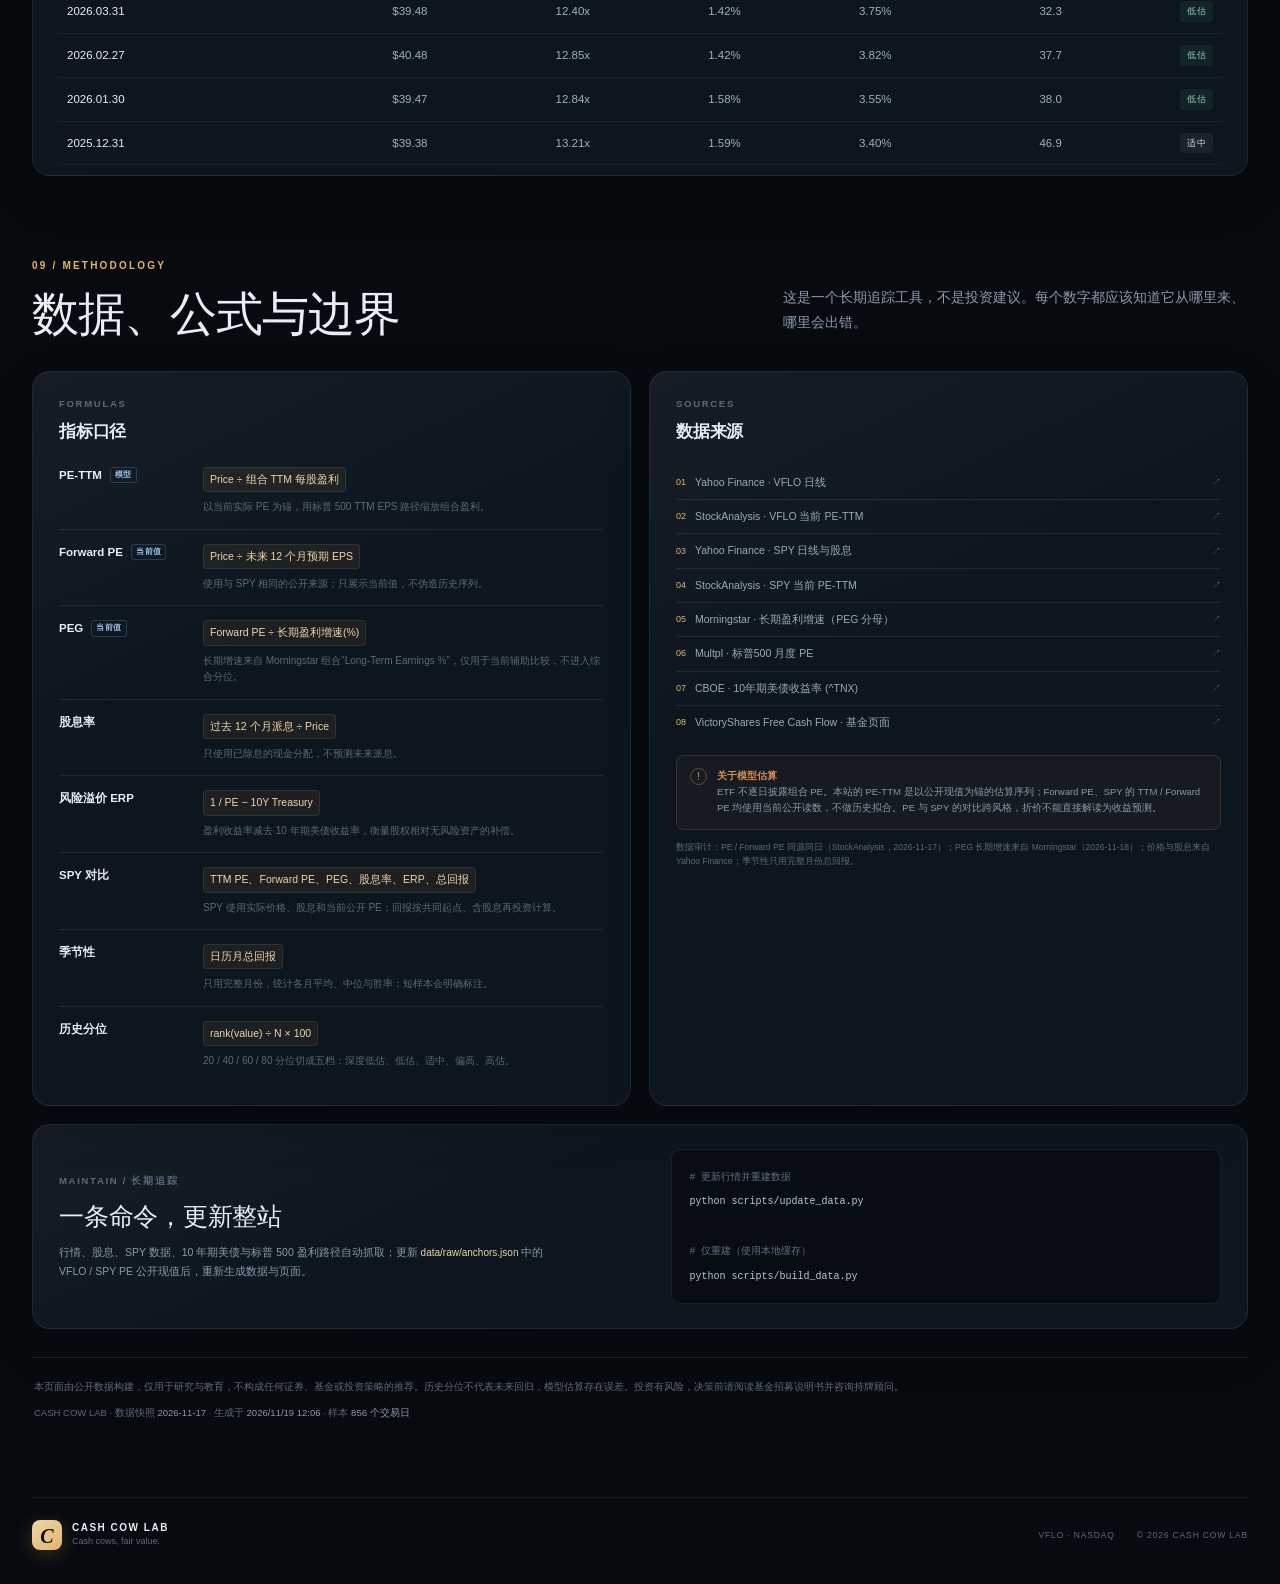
<file: site/vflo.html>
<!DOCTYPE html>
<html lang="zh-CN">
<head>
<meta charset="utf-8">
<meta name="viewport" content="width=device-width, initial-scale=1">
<meta name="description" content="八只 ETF 的估值罗盘：价格、PE-TTM、Forward PE、PEG、股息率、股权风险溢价及与 SPY 的对比。">
<title>ETF 估值罗盘 · CASH COW LAB</title>
<link rel="icon" href="favicon.svg" type="image/svg+xml">
<link rel="stylesheet" href="styles.css">
</head>
<body data-theme="vflo">
<div class="page-grid" aria-hidden="true"></div>
<div class="ambient ambient-a" aria-hidden="true"></div>
<div class="ambient ambient-b" aria-hidden="true"></div>

<header class="topbar">
  <a class="brand" href="#top" aria-label="回到顶部">
    <span class="brand-mark">C</span>
    <span class="brand-copy"><b>CASH COW LAB</b><small>ETF VALUATION TERMINAL</small></span>
  </a>
  <div class="status-pill"><span class="pulse"></span><span>数据截至 <b id="topAsOf">—</b></span></div>
</header>

<nav class="etf-nav" aria-label="ETF 页面切换">
  <a href="index.html" data-ticker="HUB">总览</a>
  <a href="vflo.html" data-ticker="VFLO">VFLO</a>
  <a href="iflo.html" data-ticker="IFLO">IFLO</a>
  <a href="cowz.html" data-ticker="COWZ">COWZ</a>
  <a href="schd.html" data-ticker="SCHD">SCHD</a>
  <a href="qqq.html" data-ticker="QQQ">QQQ</a>
  <a href="soxx.html" data-ticker="SOXX">SOXX</a>
  <a href="xlp.html" data-ticker="XLP">XLP</a>
  <a href="spy.html" data-ticker="SPY">SPY</a>
  <span class="etf-nav-note">八只 ETF · 同一个 SPY 参照系</span>
</nav>

<main id="top">
  <section class="hero">
    <div class="hero-copy">
      <div class="eyebrow"><span class="eyebrow-line"></span><span id="heroEyebrow">—</span></div>
      <h1 id="heroTitle">—</h1>
      <p class="lede" id="heroLede">—</p>
      <div class="hero-price-row">
        <div class="hero-price"><span class="cur">$</span><b id="heroPrice">—</b><span class="chg" id="heroChange">—</span></div>
        <div class="hero-facts">
          <span>成立 <b id="factInception">—</b></span>
          <span>费率 <b id="factExpense">—</b></span>
          <span>规模 <b id="factAum">—</b></span>
          <span>持仓 <b id="factHoldings">—</b></span>
        </div>
      </div>
      <div class="range-block">
        <div class="range-label"><span>52 WEEK RANGE</span><b id="rangeText">—</b></div>
        <div class="range-track"><div class="range-fill" id="rangeFill"></div><div class="range-dot" id="rangeDot"></div></div>
      </div>
    </div>

    <aside class="hero-gauge card" aria-label="综合估值分位">
      <div class="gauge-top">
        <span class="micro">VALUATION TEMPERATURE</span>
        <span class="badge badge-red" id="regimeBadge">—</span>
      </div>
      <svg class="gauge" viewBox="0 0 320 212" role="img" aria-labelledby="gaugeTitle">
        <title id="gaugeTitle">综合估值分位仪表盘</title>
        <g id="gaugeSegments"></g>
        <g class="gauge-ticks" id="gaugeTicks"></g>
        <g class="needle" id="gaugeNeedle">
          <line x1="160" y1="156" x2="160" y2="62" stroke="#f4f7fb" stroke-width="2.2" stroke-linecap="round"/>
          <line x1="160" y1="156" x2="160" y2="72" stroke="rgba(244,247,251,.18)" stroke-width="7" stroke-linecap="round"/>
        </g>
        <circle cx="160" cy="156" r="7.5" fill="#0b1119" stroke="#f4f7fb" stroke-width="2"/>
        <circle cx="160" cy="156" r="2.5" fill="#e8b45a"/>
        <text x="26" y="193" class="gauge-end">便宜</text>
        <text x="294" y="193" class="gauge-end" text-anchor="end">昂贵</text>
      </svg>
      <div class="gauge-reading">
        <div class="gauge-score"><b id="gaugeScore">—</b><span>/ 100</span></div>
        <p id="gaugeVerdict">正在读取历史分位…</p>
      </div>
      <div class="gauge-scale"><span>0 深度低估</span><span>50 适中</span><span>100 高估</span></div>
    </aside>
  </section>

  <section class="ticker-strip" aria-label="实时指标摘要">
    <div class="tick"><span id="tickTicker">—</span><b id="tickPrice">—</b><em id="tickChg">—</em></div>
    <div class="tick"><span>PE-TTM</span><b id="tickPe">—</b><em class="tone-red" id="tickPePct">—</em></div>
    <div class="tick" id="tickSpy"><span>VS SPY</span><b id="tickSpyDiscount">—</b><em class="tone-blue" id="tickSpyLabel">TTM PE 折价</em></div>
    <div class="tick"><span>DIV YIELD</span><b id="tickDy">—</b><em class="tone-teal" id="tickDyPct">—</em></div>
    <div class="tick"><span>ERP / 10Y</span><b id="tickErp">—</b><em class="tone-blue" id="tickUst">—</em></div>
    <div class="tick tick-note"><span>MODEL</span><b>PE 为锚定估算</b><em>详见方法</em></div>
  </section>

  <section id="overview" class="section">
    <div class="section-head reveal">
      <div><span class="kicker">01 / DASHBOARD</span><h2>一眼看清，贵与便宜</h2></div>
      <p>绝对数值告诉你“是多少”，历史分位告诉你“处在哪”。五档分位，把估值翻译成位置。</p>
    </div>

    <div class="overview-grid">
      <div class="card compass-card reveal">
        <div class="card-head">
          <div><span class="micro">VALUATION COMPASS</span><h3>估值罗盘</h3></div>
          <div class="compass-legend"><span>便宜</span><i></i><span>贵</span></div>
        </div>
        <div class="compass-list" id="compassList"></div>
        <div class="compass-foot">
          <span>每行按“昂贵度”着色，右端为历史高位。</span>
          <span id="compassFootNote">—</span>
        </div>
      </div>

      <div class="insight-stack reveal" id="insightStack"></div>
    </div>
  </section>

  <section class="section metrics-section">
    <div class="metric-grid" id="metricCards"></div>
  </section>

  <section id="price" class="section">
    <div class="section-head reveal">
      <div><span class="kicker">02 / PRICE</span><h2 id="priceHead">—</h2></div>
      <p id="priceSub">—</p>
    </div>
    <div class="card chart-card chart-card-wide reveal">
      <div class="chart-head">
        <div class="chart-title"><span class="micro">ADJUSTED CLOSE</span><h3>价格与回撤 <small>Price &amp; Drawdown</small></h3></div>
        <div class="chart-read"><b id="priceRead">—</b><span class="pill" id="priceReadSub">—</span></div>
      </div>
      <div class="range-tools">
        <div class="range-tabs" id="rangeTabs" role="group" aria-label="时间范围"></div>
        <span class="range-hint" id="rangeHint">滚轮缩放</span>
      </div>
      <div class="line-legend"><span><i class="swatch gold"></i><span id="priceLegendTicker">— 收盘价</span></span><span><i class="swatch teal"></i>200 日均线</span><span><i class="swatch red"></i>回撤</span></div>
      <div class="chart-wrap chart-price"><canvas id="priceChart"></canvas></div>
      <div class="chart-sub-label"><span>DRAWDOWN</span><span>回撤</span></div>
      <div class="chart-wrap chart-dd"><canvas id="ddChart"></canvas></div>
      <div class="mini-stats" id="priceStats"></div>
    </div>
  </section>

  <section id="valuation" class="section">
    <div class="section-head reveal">
      <div><span class="kicker">03 / VALUATION</span><h2 id="valHead">—</h2></div>
      <p id="valSub">—</p>
    </div>

    <div class="zone-legend reveal">
      <span><i class="zone-dot z0"></i>低估 <b>0–20</b></span>
      <span><i class="zone-dot z1"></i>偏低 <b>20–40</b></span>
      <span><i class="zone-dot z2"></i>适中 <b>40–60</b></span>
      <span><i class="zone-dot z3"></i>偏高 <b>60–80</b></span>
      <span><i class="zone-dot z4"></i>高估 <b>80–100</b></span>
      <em>分位越高越贵；股息率与 ERP 为反向指标，图中颜色已按估值方向翻转。</em>
    </div>

    <div class="chart-grid">
      <div class="card chart-card reveal">
        <div class="chart-head">
          <div class="chart-title"><span class="micro">TRAILING P/E</span><h3>PE-TTM <small>市盈率</small><span class="tag-model">估算</span></h3></div>
          <div class="chart-read"><b id="peRead">—</b><span class="pill badge-red" id="pePill">—</span></div>
        </div>
        <div class="band-legend"><span>便宜</span><div class="band-gradient"></div><span>昂贵</span></div>
        <div class="chart-wrap chart-mid"><canvas id="peChart"></canvas></div>
        <div class="chart-foot"><span id="peFoot">—</span><span>虚线 = 中位数 · 背景 = 五档分位</span></div>
      </div>

      <div class="card chart-card spy-compare-card reveal">
        <div class="chart-head">
          <div class="chart-title"><span class="micro">RELATIVE VALUATION</span><h3>相对 SPY <small>当前时点</small></h3></div>
          <div class="chart-read"><b id="spyPeDiscount">—</b><span class="pill badge-blue" id="spyPeLabel">TTM PE 折价</span></div>
        </div>
        <div class="compare-list" id="spyCompareList"></div>
        <div class="chart-foot"><span id="spyCompareFoot">—</span><span>同一时点 · 跨风格参照</span></div>
      </div>
    </div>

    <div class="card heatmap-card reveal">
      <div class="card-head">
        <div><span class="micro">PERCENTILE MATRIX</span><h3>历史分位矩阵</h3></div>
        <p>颜色越红，代表该指标在自身历史中越贵。空白表示当时样本不足。</p>
      </div>
      <div class="heatmap-scroll"><div class="heatmap" id="heatmap"></div></div>
      <div class="heatmap-foot"><span>按季度末读数 · 最后一列为当前不完全季度</span><span id="heatmapNote">—</span></div>
    </div>
  </section>

  <section id="income" class="section">
    <div class="section-head reveal">
      <div><span class="kicker">04 / INCOME</span><h2 id="incomeHead">—</h2></div>
      <p id="incomeSub">—</p>
    </div>
    <div class="card chart-card chart-card-wide reveal">
      <div class="chart-head">
        <div class="chart-title"><span class="micro">TTM DISTRIBUTION YIELD</span><h3>股息率 <small>Trailing 12M</small></h3></div>
        <div class="chart-read"><b id="dyRead">—</b><span class="pill tone-teal" id="dyPill">—</span></div>
      </div>
      <div class="band-legend reverse"><span>收益率低 · 贵</span><div class="band-gradient reverse"></div><span>收益率高 · 便宜</span></div>
      <div class="chart-wrap chart-mid"><canvas id="dyChart"></canvas></div>
      <div class="chart-foot"><span id="dyFoot">—</span><span>背景 = 五档分位（低收益率为贵）</span></div>
    </div>
  </section>

  <section id="risk" class="section">
    <div class="section-head reveal">
      <div><span class="kicker">05 / RISK PREMIUM</span><h2>风险溢价，安全垫还剩多厚</h2></div>
      <p>盈利收益率减去 10 年期美债收益率。数值越低，股票相对无风险资产越贵。</p>
    </div>
    <div class="card chart-card chart-card-wide reveal">
      <div class="chart-head">
        <div class="chart-title"><span class="micro">EQUITY RISK PREMIUM</span><h3>股权风险溢价 <small>vs 10Y Treasury</small></h3></div>
        <div class="chart-read"><b id="erpRead">—</b><span class="pill badge-red" id="erpPill">—</span></div>
      </div>
      <div class="band-legend reverse"><span>溢价低 · 贵</span><div class="band-gradient reverse"></div><span>溢价高 · 便宜</span></div>
      <div class="line-legend"><span><i class="swatch red"></i>股权风险溢价</span><span><i class="swatch blue"></i>10 年期美债收益率</span><span><i class="swatch dim"></i>历史中位数</span></div>
      <div class="chart-wrap chart-erp"><canvas id="erpChart"></canvas></div>
      <div class="risk-strip" id="riskStrip"></div>
      <div class="chart-foot"><span id="erpFoot">—</span><span>背景 = 五档分位（低溢价为贵）</span></div>
    </div>
  </section>

  <section id="spy" class="section">
    <div class="section-head reveal">
      <div><span class="kicker">06 / VS SPY</span><h2>和 SPY 比，位置不同</h2></div>
      <p>SPY 是宽基市场参照系，不是估值锚。把它放在旁边，是为了看清折价背后承担了什么。</p>
    </div>

    <div class="card chart-card chart-card-wide reveal">
      <div class="chart-head">
        <div class="chart-title"><span class="micro">TOTAL RETURN</span><h3>总回报 <small><span id="perfTitleTicker">—</span> vs SPY</small></h3></div>
        <div class="chart-read"><b id="relativePerfRead">—</b><span class="pill badge-teal" id="relativePerfPill">—</span></div>
      </div>
      <div class="line-legend"><span><i class="swatch gold"></i><span id="perfLegendTicker">—</span></span><span><i class="swatch blue"></i>SPY</span><span>起点 = 100</span></div>
      <div class="chart-wrap chart-mid"><canvas id="relativePerfChart"></canvas></div>
      <div class="chart-foot"><span id="relativePerfFoot">—</span><span>含股息再投资 · 共同起点</span></div>
    </div>

    <div class="chart-grid">
      <div class="card chart-card reveal">
        <div class="chart-head">
          <div class="chart-title"><span class="micro">RELATIVE STRENGTH</span><h3>相对强弱 <small><span id="relativeTicker">—</span> / SPY</small></h3></div>
          <div class="chart-read"><b id="relativeRead">—</b><span class="pill" id="relativePill">—</span></div>
        </div>
        <div class="chart-wrap chart-mid"><canvas id="relativeChart"></canvas></div>
        <div class="chart-foot"><span id="relativeFoot">—</span><span>虚线 = 100</span></div>
      </div>

      <div class="card chart-card reveal">
        <div class="chart-head">
          <div class="chart-title"><span class="micro">DISTRIBUTION YIELD</span><h3>股息率对比 <small>TTM</small></h3></div>
          <div class="chart-read"><b id="spyYieldRead">—</b><span class="pill tone-teal">利差</span></div>
        </div>
        <div class="line-legend"><span><i class="swatch teal"></i><span id="yieldLegendTicker">—</span></span><span><i class="swatch blue"></i>SPY</span></div>
        <div class="chart-wrap chart-mid"><canvas id="spyYieldChart"></canvas></div>
        <div class="chart-foot"><span id="spyYieldFoot">—</span><span>滚动 12 个月实际派息</span></div>
      </div>
    </div>

    <div class="card spy-table-card reveal">
      <div class="card-head">
        <div><span class="micro">SIDE BY SIDE</span><h3>同一时点的两张面孔</h3></div>
        <p>PE、股息率、ERP 为当前值；回报与风险按共同起点计算。</p>
      </div>
      <div class="table-scroll">
        <table class="spy-table">
          <thead><tr><th>指标</th><th id="spyEtfHeader">ETF</th><th>SPY</th><th>差值</th></tr></thead>
          <tbody id="spyTableBody"></tbody>
        </table>
      </div>
    </div>
  </section>

  <section id="seasonality" class="section">
    <div class="section-head reveal">
      <div><span class="kicker">07 / SEASONALITY</span><h2>季节性，是习惯还是噪音</h2></div>
      <p>按日历月统计历史总回报。样本越长越有参考价值；短样本只说明“发生过”，不说明“会重复”。</p>
    </div>
    <div class="card chart-card chart-card-wide reveal">
      <div class="chart-head">
        <div class="chart-title"><span class="micro">CALENDAR-MONTH RETURN</span><h3>月度季节性 <small>Total Return</small></h3></div>
        <div class="chart-read"><b id="seasonRead">—</b><span class="pill" id="seasonPill">—</span></div>
      </div>
      <div class="chart-wrap chart-season"><div class="season-bars" id="seasonBars"></div></div>
      <div class="season-strip" id="seasonStrip"></div>
      <div class="chart-foot"><span id="seasonFoot">—</span><span>完整月份 · 含股息再投资</span></div>
    </div>
  </section>

  <section class="section">
    <div class="section-head reveal">
      <div><span class="kicker">08 / TRACK RECORD</span><h2>读数日志</h2></div>
      <p>把每个月末的快照留在档案里，长期追踪估值状态的变化，而不是只记住今天。</p>
    </div>
    <div class="card table-card reveal">
      <div class="table-toolbar">
        <div><span class="micro">MONTHLY SNAPSHOT</span><h3>最近 12 个月</h3></div>
        <div class="table-actions">
          <a class="ghost-btn" id="csvLink" href="data/vflo_daily.csv" download>下载日频 CSV</a>
          <a class="ghost-btn" id="jsonLink" href="data.json" target="_blank" rel="noopener">打开 JSON</a>
        </div>
      </div>
      <div class="table-scroll">
        <table>
          <thead><tr><th>日期</th><th>价格</th><th>PE-TTM</th><th>股息率</th><th>ERP</th><th>综合分位</th><th>状态</th></tr></thead>
          <tbody id="logBody"></tbody>
        </table>
      </div>
    </div>
  </section>

  <section id="method" class="section method-section">
    <div class="section-head reveal">
      <div><span class="kicker">09 / METHODOLOGY</span><h2>数据、公式与边界</h2></div>
      <p>这是一个长期追踪工具，不是投资建议。每个数字都应该知道它从哪里来、哪里会出错。</p>
    </div>

    <div class="method-grid">
      <div class="card method-card reveal">
        <div class="card-head"><div><span class="micro">FORMULAS</span><h3>指标口径</h3></div></div>
        <dl class="formula-list">
          <div><dt>PE-TTM <span class="tag-model">模型</span></dt><dd><code>Price ÷ 组合 TTM 每股盈利</code><p>以当前实际 PE 为锚，用标普 500 TTM EPS 路径缩放组合盈利。</p></div>
          <div><dt>Forward PE <span class="tag-model">当前值</span></dt><dd><code>Price ÷ 未来 12 个月预期 EPS</code><p>使用与 SPY 相同的公开来源；只展示当前值，不伪造历史序列。</p></div>
          <div><dt>PEG <span class="tag-model">当前值</span></dt><dd><code>Forward PE ÷ 长期盈利增速(%)</code><p>长期增速来自 Morningstar 组合“Long-Term Earnings %”，仅用于当前辅助比较，不进入综合分位。</p></div>
          <div><dt>股息率</dt><dd><code>过去 12 个月派息 ÷ Price</code><p>只使用已除息的现金分配，不预测未来派息。</p></div>
          <div><dt>风险溢价 ERP</dt><dd><code>1 / PE − 10Y Treasury</code><p>盈利收益率减去 10 年期美债收益率，衡量股权相对无风险资产的补偿。</p></div>
          <div><dt>SPY 对比</dt><dd><code>TTM PE、Forward PE、PEG、股息率、ERP、总回报</code><p>SPY 使用实际价格、股息和当前公开 PE；回报按共同起点、含股息再投资计算。</p></div>
          <div><dt>季节性</dt><dd><code>日历月总回报</code><p>只用完整月份，统计各月平均、中位与胜率；短样本会明确标注。</p></div>
          <div><dt>历史分位</dt><dd><code>rank(value) ÷ N × 100</code><p>20 / 40 / 60 / 80 分位切成五档：深度低估、低估、适中、偏高、高估。</p></div>
        </dl>
      </div>

      <div class="card method-card reveal">
        <div class="card-head"><div><span class="micro">SOURCES</span><h3>数据来源</h3></div></div>
        <ul class="source-list" id="sourceList"></ul>
        <div class="model-warning">
          <span class="warn-icon">!</span>
          <p><b>关于模型估算</b><br>ETF 不逐日披露组合 PE。本站的 PE-TTM 是以公开现值为锚的估算序列；Forward PE、SPY 的 TTM / Forward PE 均使用当前公开读数，不做历史拟合。PE 与 SPY 的对比跨风格，折价不能直接解读为收益预测。</p>
        </div>
        <p class="audit-note" id="auditNote">数据审计：PE / Forward PE 同源同日（StockAnalysis）；PEG 长期增速来自 Morningstar；价格与股息来自 Yahoo Finance；季节性只用完整月份总回报。</p>
      </div>
    </div>

    <div class="card ops-card reveal">
      <div class="ops-copy">
        <span class="micro">MAINTAIN / 长期追踪</span>
        <h3>一条命令，更新整站</h3>
        <p>行情、股息、SPY 数据、10 年期美债与标普 500 盈利路径自动抓取；更新 <code>data/raw/anchors.json</code> 中的 <span id="opsTickers">—</span> / SPY PE 公开现值后，重新生成数据与页面。</p>
      </div>
      <pre><code><span class="c"># 更新行情并重建数据</span>
python scripts/update_data.py

<span class="c"># 仅重建（使用本地缓存）</span>
python scripts/build_data.py</code></pre>
    </div>

    <div class="disclaimer">
      <p>本页面由公开数据构建，仅用于研究与教育，不构成任何证券、基金或投资策略的推荐。历史分位不代表未来回归，模型估算存在误差。投资有风险，决策前请阅读基金招募说明书并咨询持牌顾问。</p>
      <p>CASH COW LAB · 数据快照 <b id="footAsOf">—</b> · 生成于 <b id="footGenerated">—</b> · 样本 <b id="footObs">—</b></p>
    </div>
  </section>
</main>

<footer class="site-footer">
  <div class="footer-left"><span class="brand-mark small">C</span><span><b>CASH COW LAB</b><small>Cash cows, fair value.</small></span></div>
  <div class="footer-right"><span id="footerTicker">—</span><span>© 2026 CASH COW LAB</span></div>
</footer>

<script src="data/vflo.js"></script>
<script src="assets/chart.umd.min.js"></script>
<script>window.PAGE_CONFIG = {"ticker": "VFLO", "theme": "vflo", "name": "VictoryShares Free Cash Flow ETF", "csv": "data/vflo_daily.csv", "eyebrow": "VICTORYSHARES FREE CASH FLOW ETF · VFLO", "hero_title": "自由现金流，<br><em>是估值的锚。</em>", "hero_lede": "把价格、PE-TTM、股息率与股权风险溢价放进同一条时间轴。<br>再和 SPY 放在一起，看清折价背后承担了什么。", "price_head": "价格，是结果不是原因", "price_sub": "过去三年，VFLO 的净值曲线几乎单边上行。真正的变化，是市场愿意为每一美元现金流付多少钱。", "val_head": "估值，从 11x 到 15x", "val_sub": "PE 的扩张说明，市场付给现金流的价钱变贵了；与 SPY 相比，它仍是另一种风格。", "income_head": "股息，被价格稀释的现金", "income_sub": "VFLO 按月分配，但金额并不稳定。滚动 12 个月实际派息，比单月年化更接近真实。", "is_benchmark": false};</script>
<script src="app.js"></script>
</body>
</html>
</file>
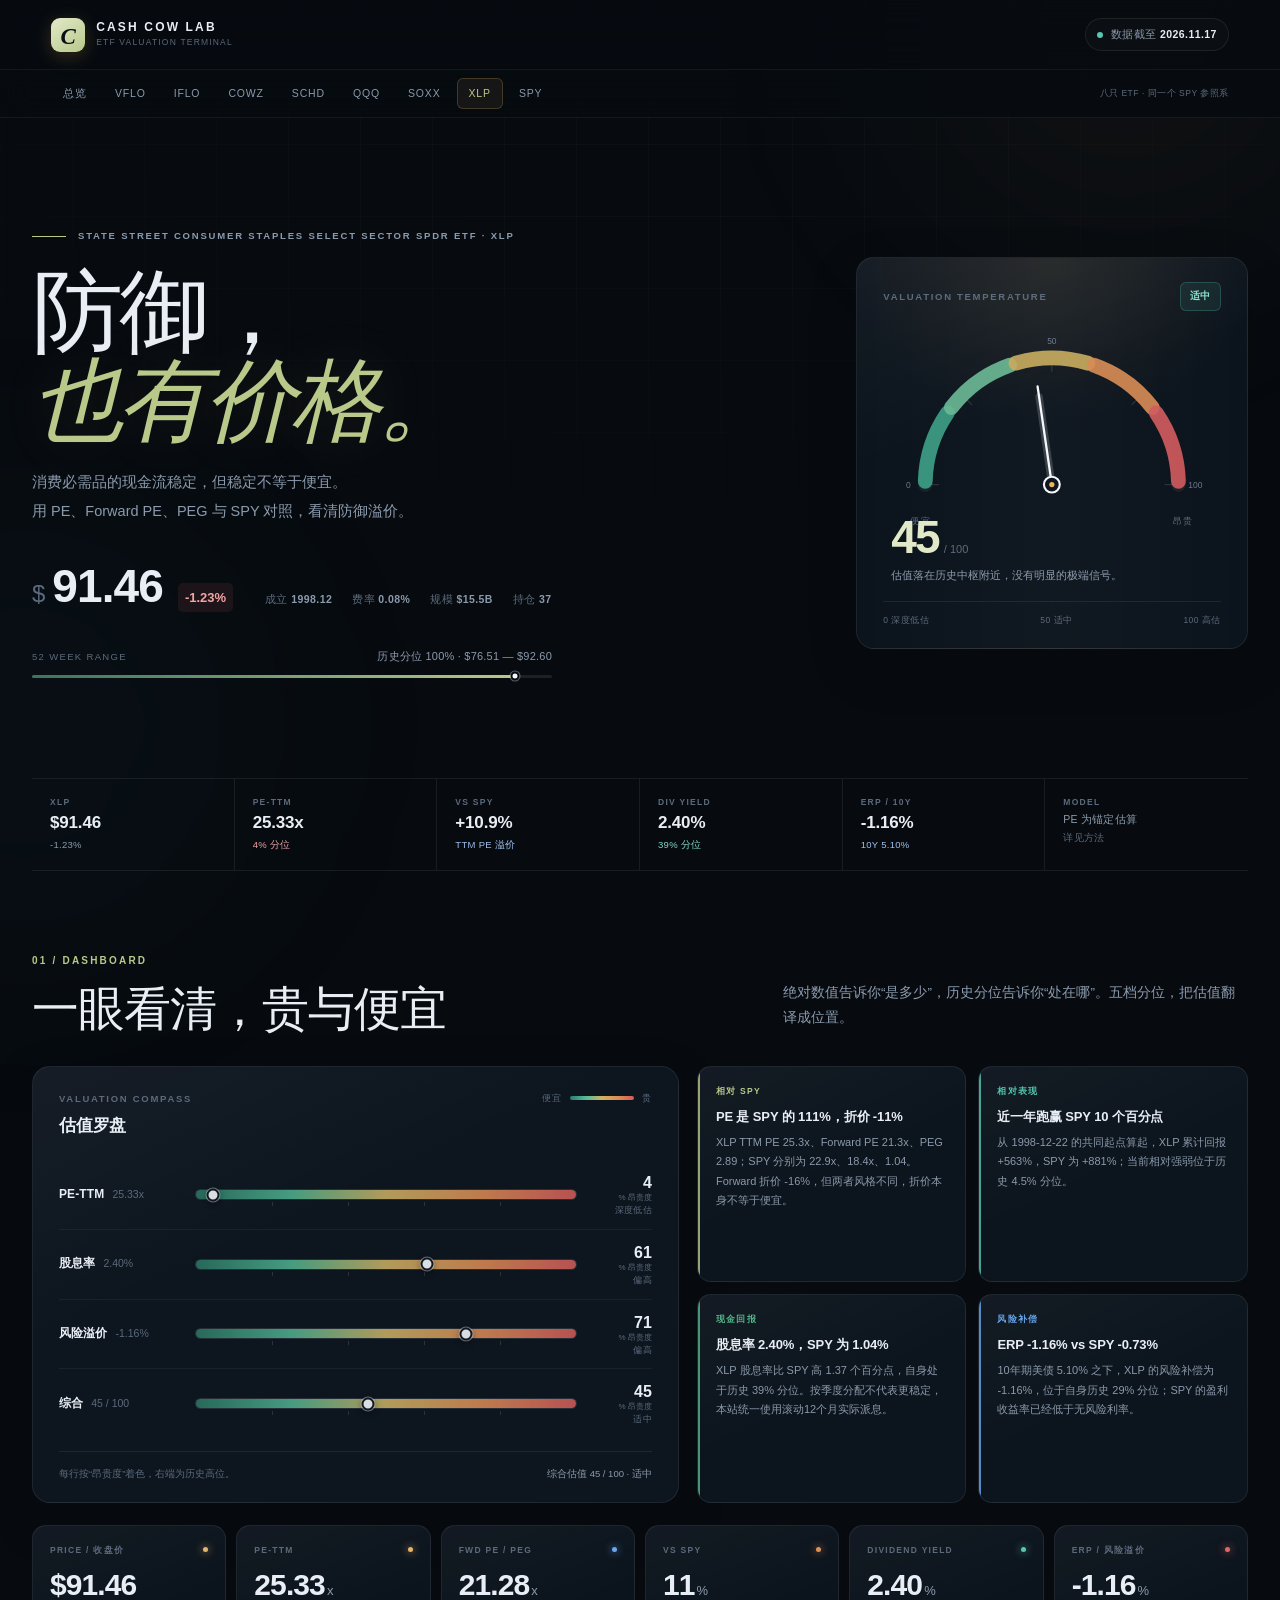
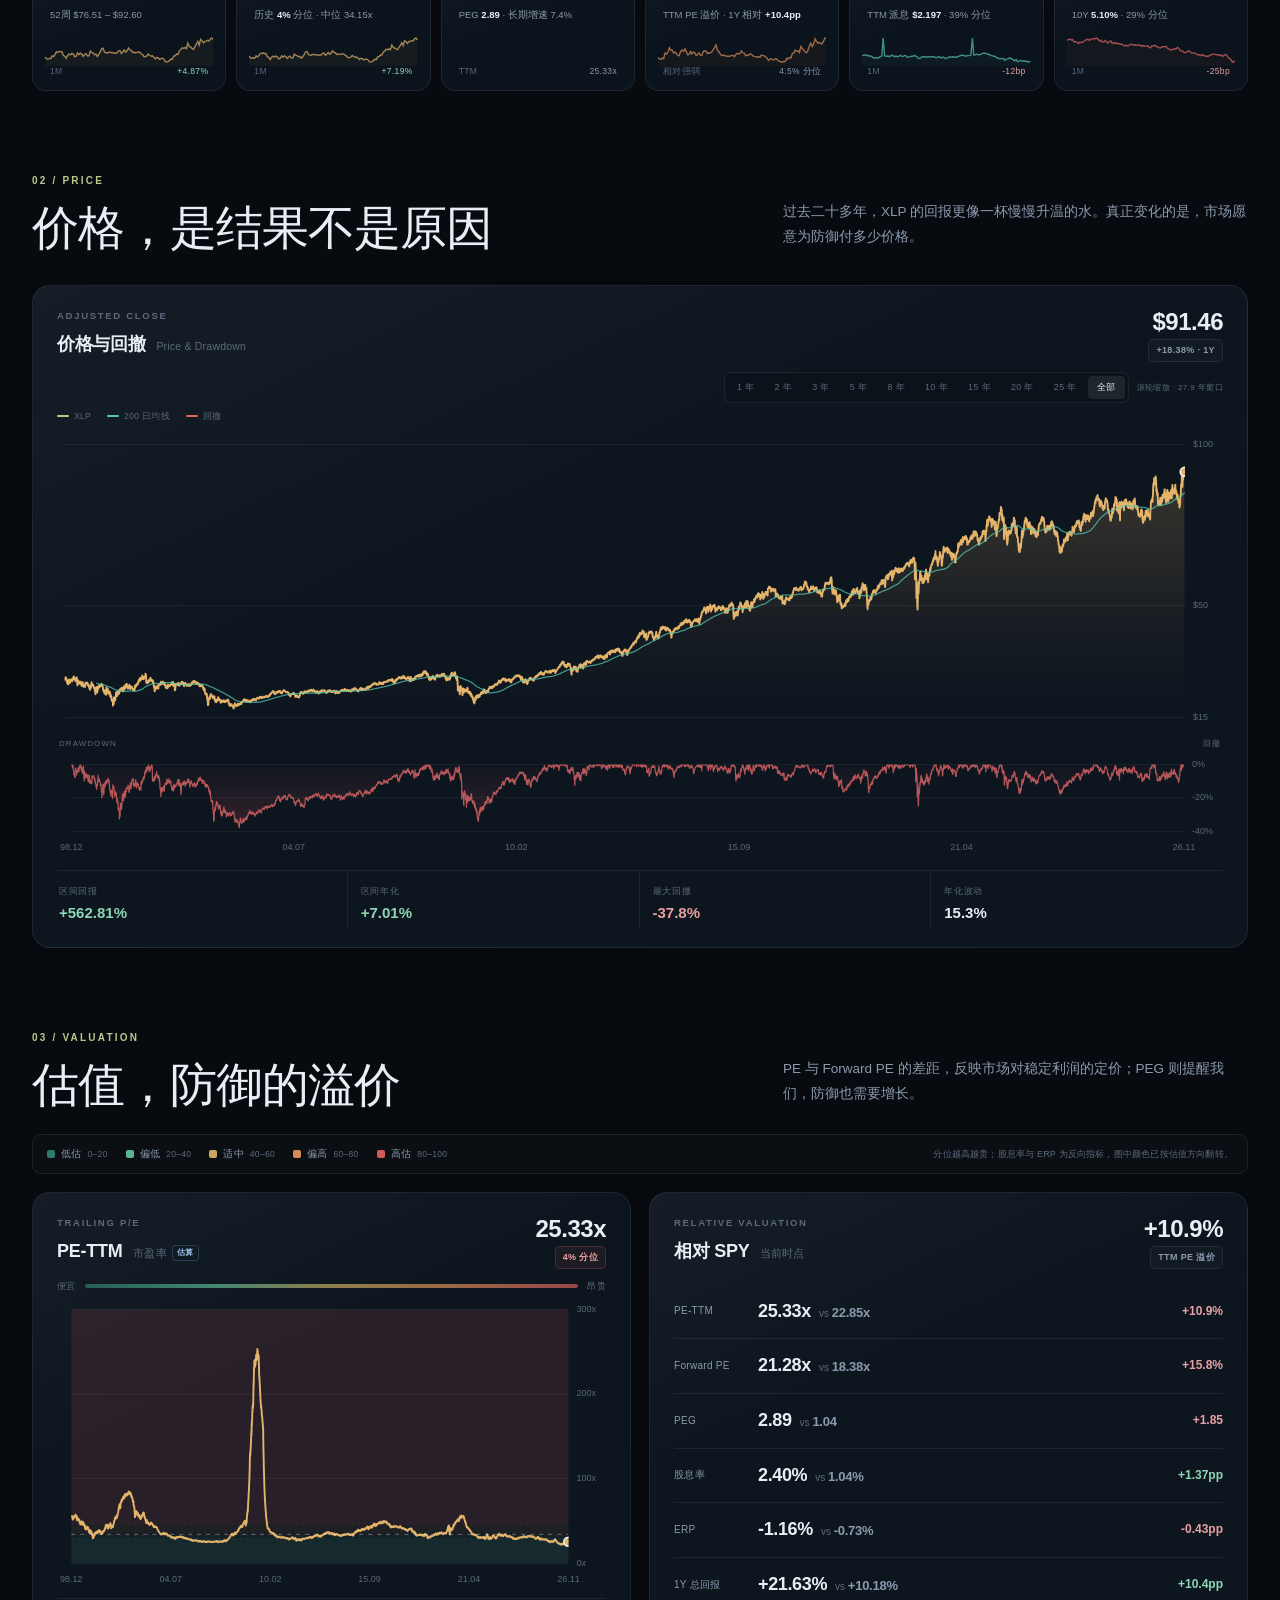
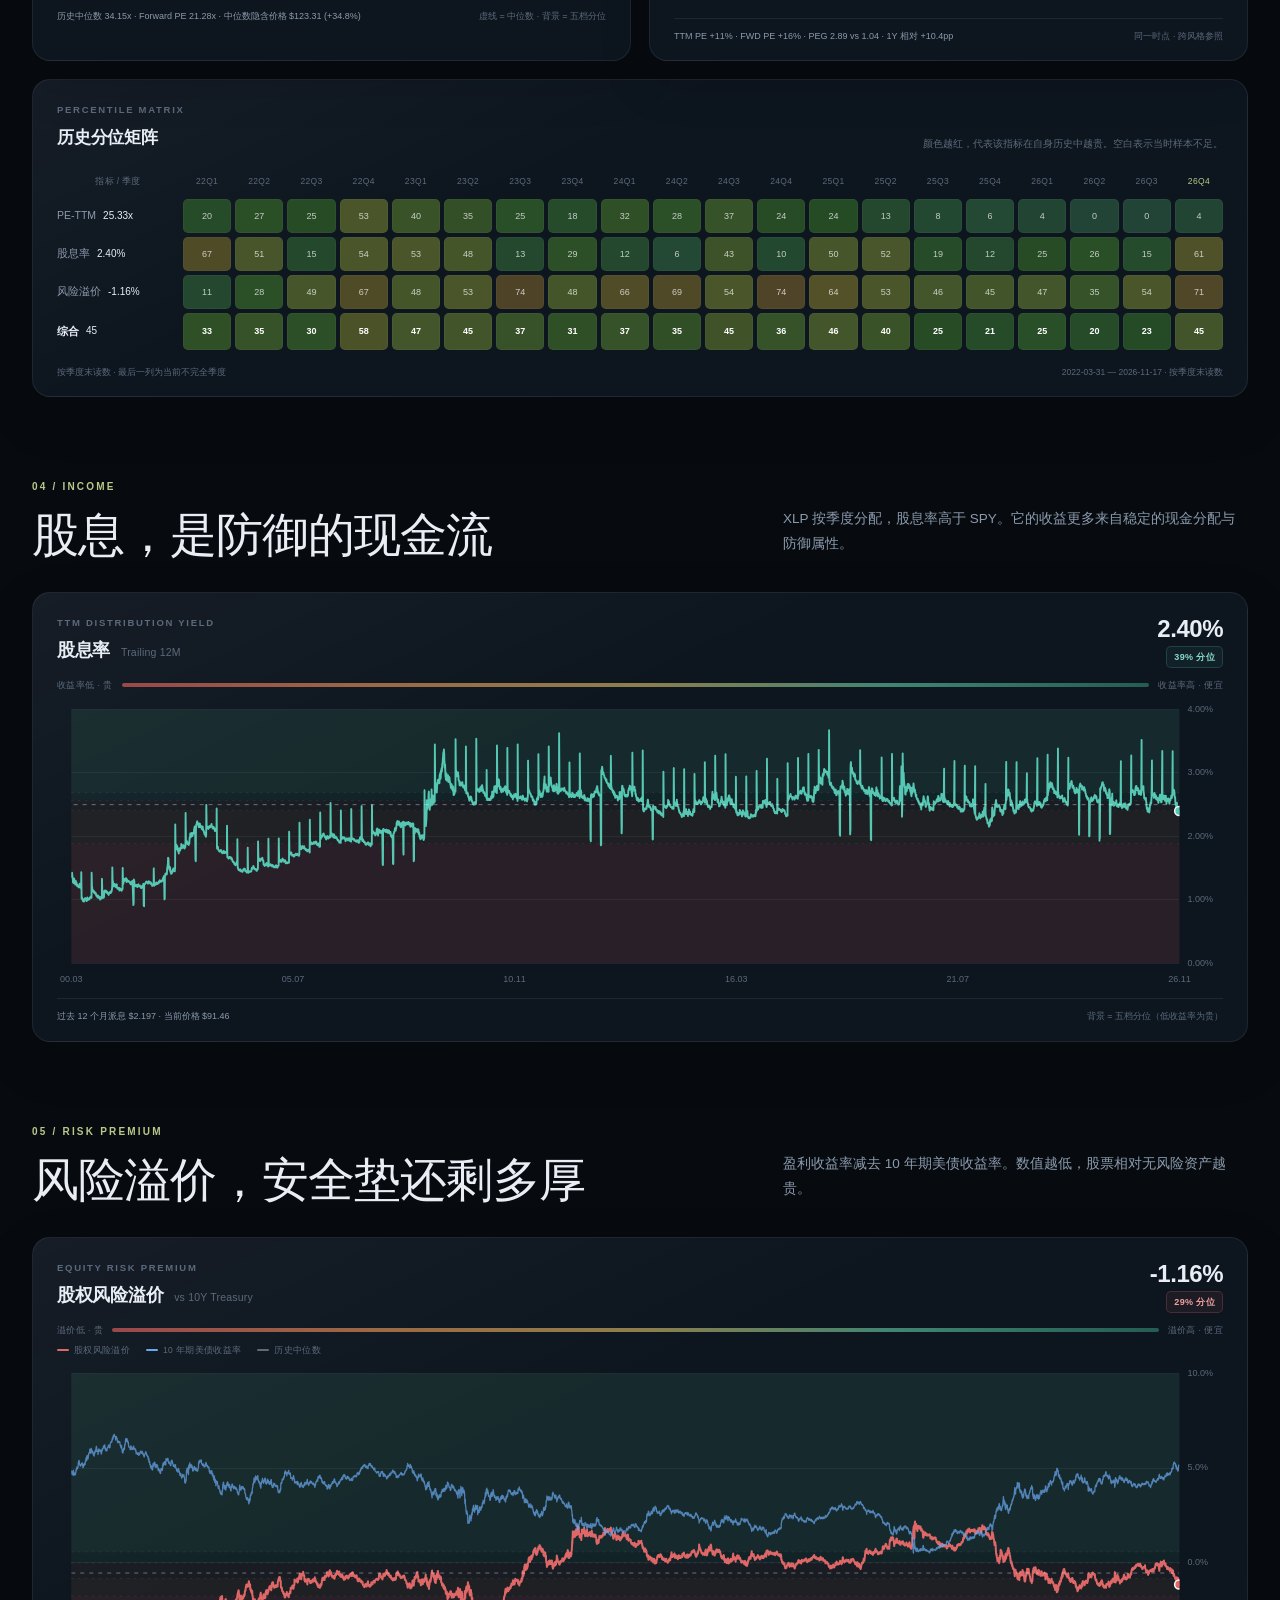
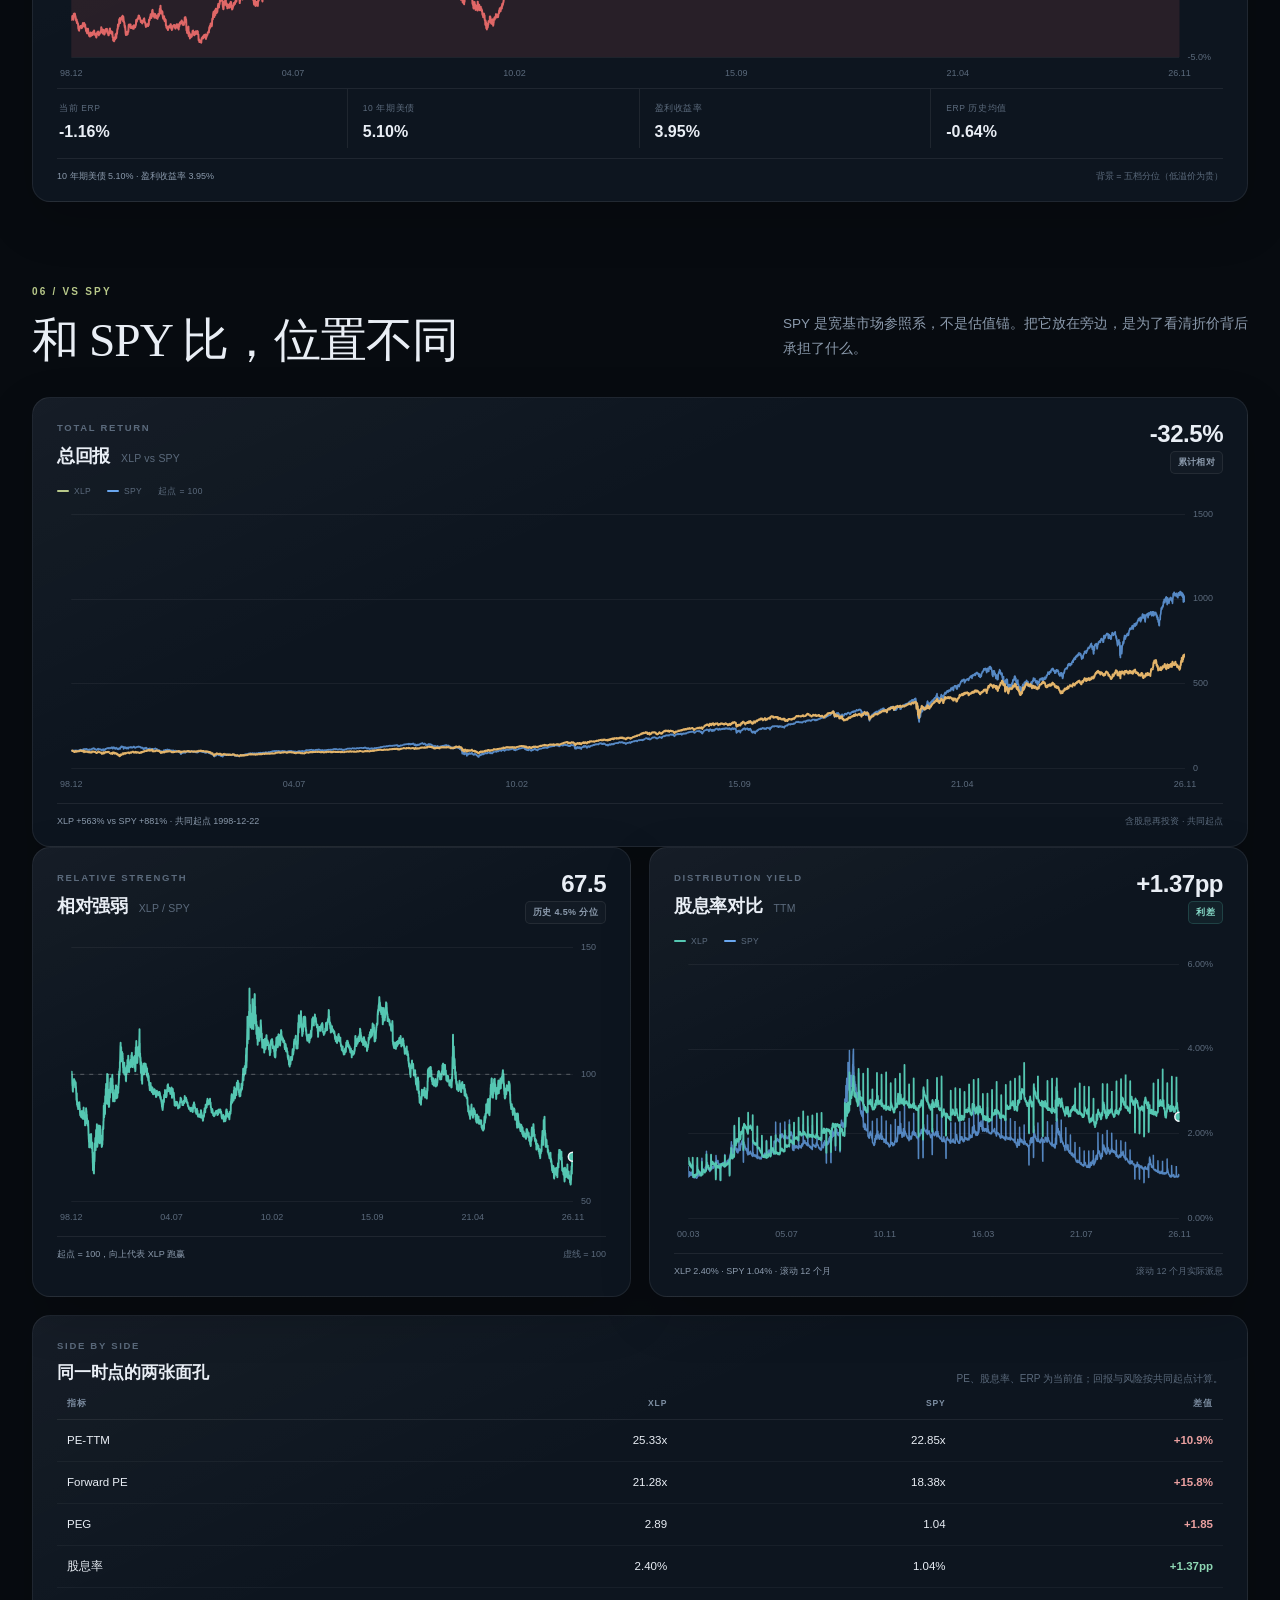
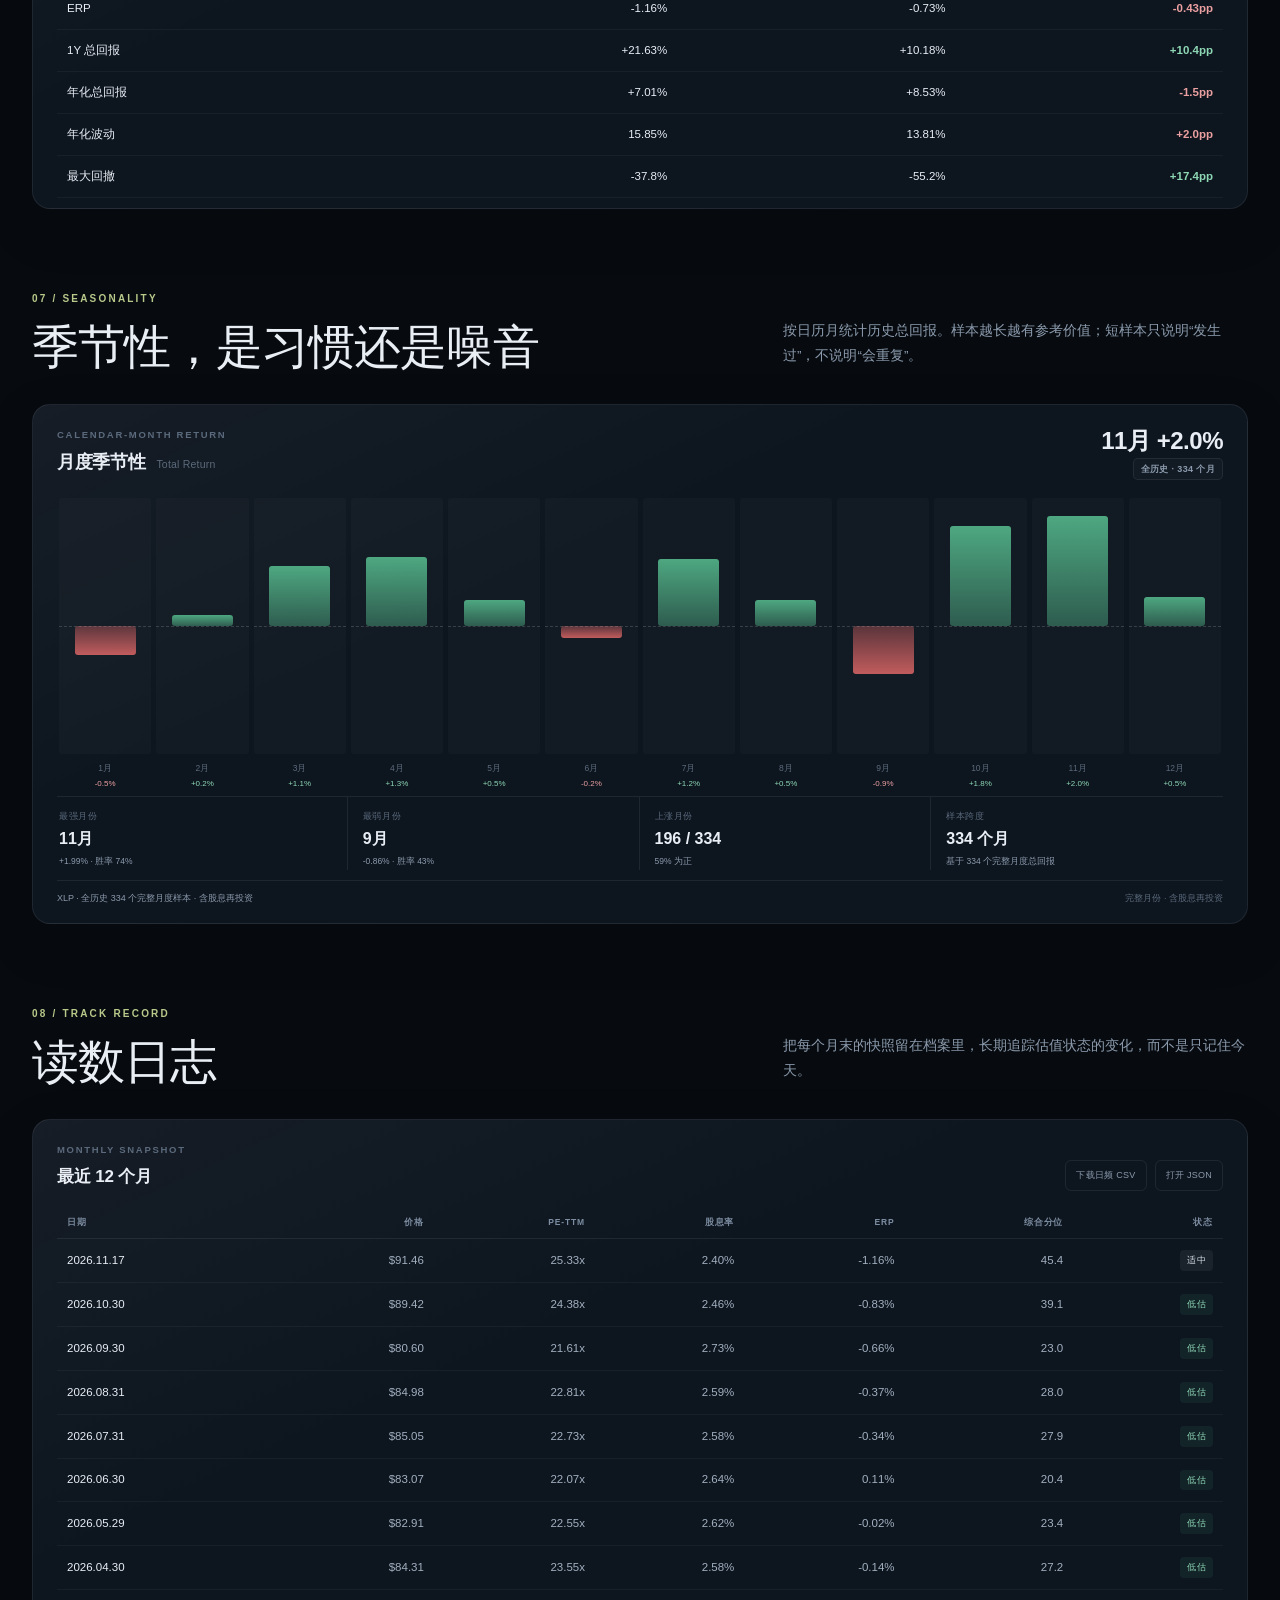
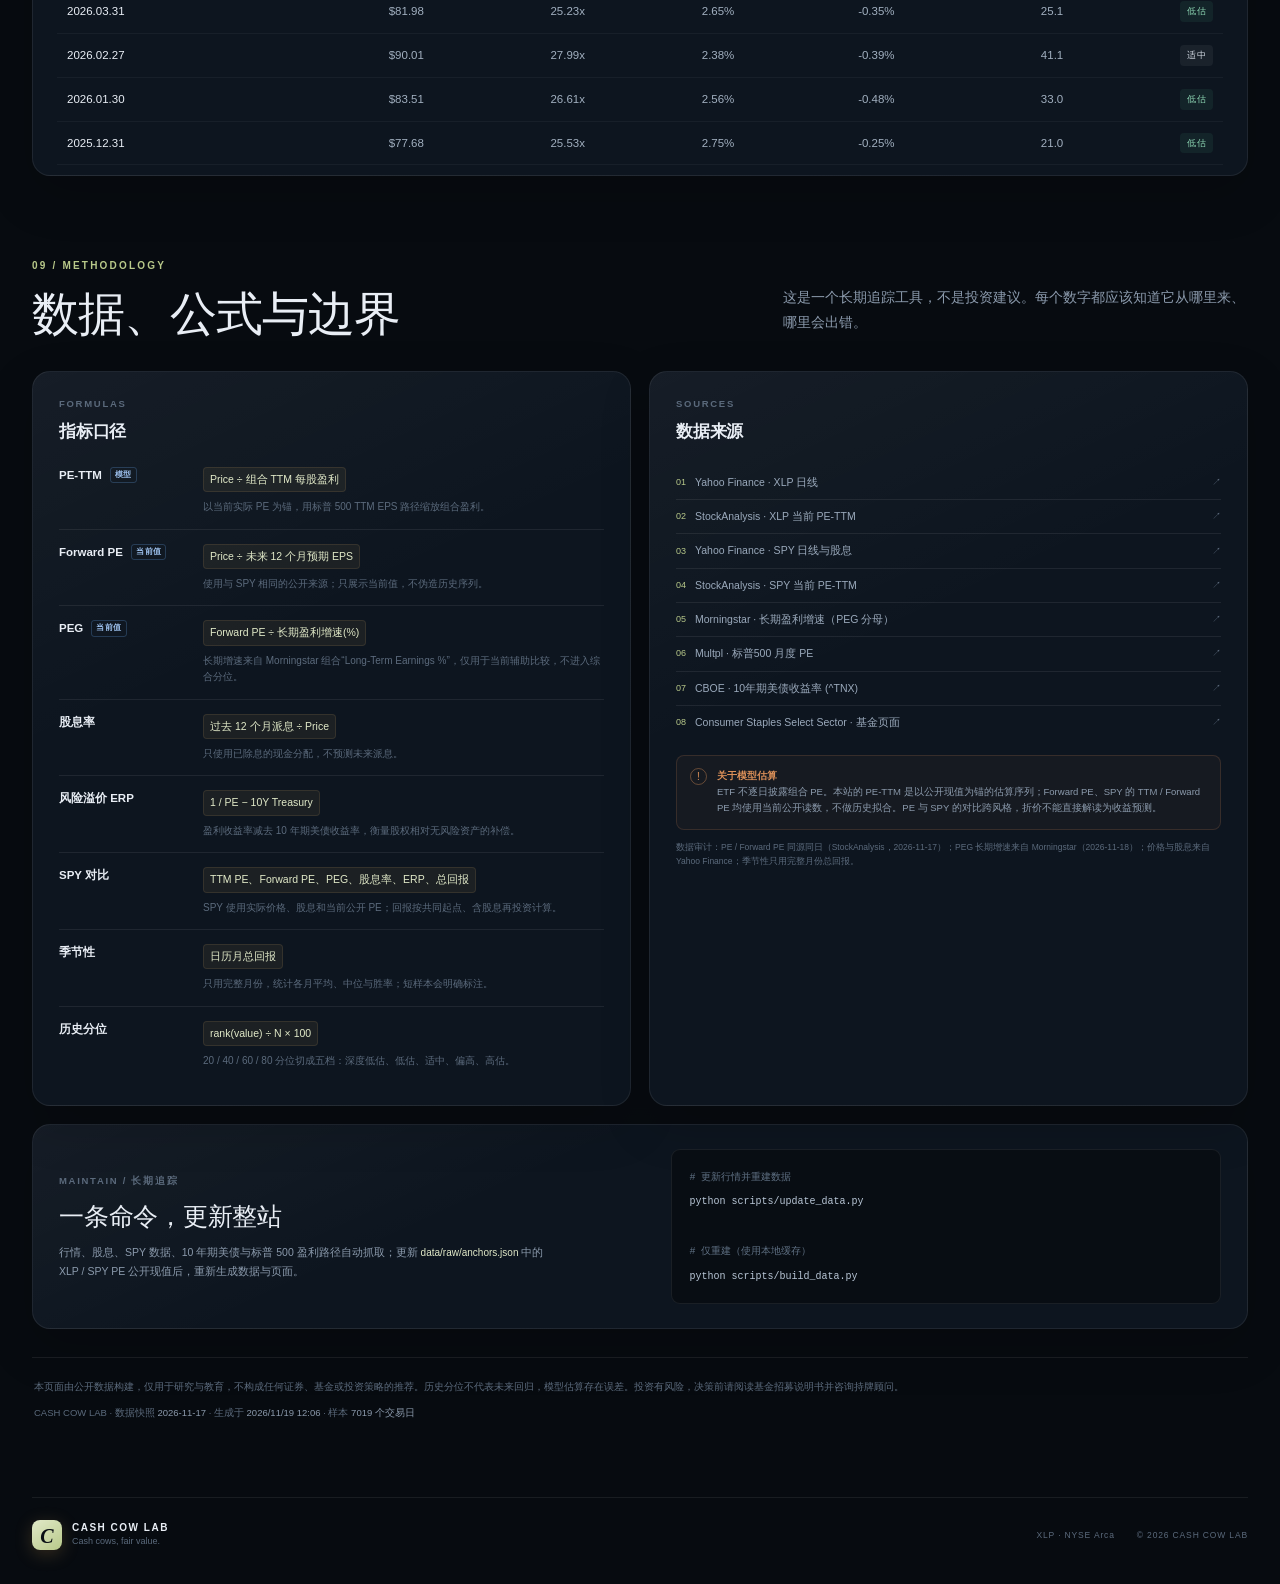
<file: site/xlp.html>
<!DOCTYPE html>
<html lang="zh-CN">
<head>
<meta charset="utf-8">
<meta name="viewport" content="width=device-width, initial-scale=1">
<meta name="description" content="八只 ETF 的估值罗盘：价格、PE-TTM、Forward PE、PEG、股息率、股权风险溢价及与 SPY 的对比。">
<title>ETF 估值罗盘 · CASH COW LAB</title>
<link rel="icon" href="favicon.svg" type="image/svg+xml">
<link rel="stylesheet" href="styles.css">
</head>
<body data-theme="vflo">
<div class="page-grid" aria-hidden="true"></div>
<div class="ambient ambient-a" aria-hidden="true"></div>
<div class="ambient ambient-b" aria-hidden="true"></div>

<header class="topbar">
  <a class="brand" href="#top" aria-label="回到顶部">
    <span class="brand-mark">C</span>
    <span class="brand-copy"><b>CASH COW LAB</b><small>ETF VALUATION TERMINAL</small></span>
  </a>
  <div class="status-pill"><span class="pulse"></span><span>数据截至 <b id="topAsOf">—</b></span></div>
</header>

<nav class="etf-nav" aria-label="ETF 页面切换">
  <a href="index.html" data-ticker="HUB">总览</a>
  <a href="vflo.html" data-ticker="VFLO">VFLO</a>
  <a href="iflo.html" data-ticker="IFLO">IFLO</a>
  <a href="cowz.html" data-ticker="COWZ">COWZ</a>
  <a href="schd.html" data-ticker="SCHD">SCHD</a>
  <a href="qqq.html" data-ticker="QQQ">QQQ</a>
  <a href="soxx.html" data-ticker="SOXX">SOXX</a>
  <a href="xlp.html" data-ticker="XLP">XLP</a>
  <a href="spy.html" data-ticker="SPY">SPY</a>
  <span class="etf-nav-note">八只 ETF · 同一个 SPY 参照系</span>
</nav>

<main id="top">
  <section class="hero">
    <div class="hero-copy">
      <div class="eyebrow"><span class="eyebrow-line"></span><span id="heroEyebrow">—</span></div>
      <h1 id="heroTitle">—</h1>
      <p class="lede" id="heroLede">—</p>
      <div class="hero-price-row">
        <div class="hero-price"><span class="cur">$</span><b id="heroPrice">—</b><span class="chg" id="heroChange">—</span></div>
        <div class="hero-facts">
          <span>成立 <b id="factInception">—</b></span>
          <span>费率 <b id="factExpense">—</b></span>
          <span>规模 <b id="factAum">—</b></span>
          <span>持仓 <b id="factHoldings">—</b></span>
        </div>
      </div>
      <div class="range-block">
        <div class="range-label"><span>52 WEEK RANGE</span><b id="rangeText">—</b></div>
        <div class="range-track"><div class="range-fill" id="rangeFill"></div><div class="range-dot" id="rangeDot"></div></div>
      </div>
    </div>

    <aside class="hero-gauge card" aria-label="综合估值分位">
      <div class="gauge-top">
        <span class="micro">VALUATION TEMPERATURE</span>
        <span class="badge badge-red" id="regimeBadge">—</span>
      </div>
      <svg class="gauge" viewBox="0 0 320 212" role="img" aria-labelledby="gaugeTitle">
        <title id="gaugeTitle">综合估值分位仪表盘</title>
        <g id="gaugeSegments"></g>
        <g class="gauge-ticks" id="gaugeTicks"></g>
        <g class="needle" id="gaugeNeedle">
          <line x1="160" y1="156" x2="160" y2="62" stroke="#f4f7fb" stroke-width="2.2" stroke-linecap="round"/>
          <line x1="160" y1="156" x2="160" y2="72" stroke="rgba(244,247,251,.18)" stroke-width="7" stroke-linecap="round"/>
        </g>
        <circle cx="160" cy="156" r="7.5" fill="#0b1119" stroke="#f4f7fb" stroke-width="2"/>
        <circle cx="160" cy="156" r="2.5" fill="#e8b45a"/>
        <text x="26" y="193" class="gauge-end">便宜</text>
        <text x="294" y="193" class="gauge-end" text-anchor="end">昂贵</text>
      </svg>
      <div class="gauge-reading">
        <div class="gauge-score"><b id="gaugeScore">—</b><span>/ 100</span></div>
        <p id="gaugeVerdict">正在读取历史分位…</p>
      </div>
      <div class="gauge-scale"><span>0 深度低估</span><span>50 适中</span><span>100 高估</span></div>
    </aside>
  </section>

  <section class="ticker-strip" aria-label="实时指标摘要">
    <div class="tick"><span id="tickTicker">—</span><b id="tickPrice">—</b><em id="tickChg">—</em></div>
    <div class="tick"><span>PE-TTM</span><b id="tickPe">—</b><em class="tone-red" id="tickPePct">—</em></div>
    <div class="tick" id="tickSpy"><span>VS SPY</span><b id="tickSpyDiscount">—</b><em class="tone-blue" id="tickSpyLabel">TTM PE 折价</em></div>
    <div class="tick"><span>DIV YIELD</span><b id="tickDy">—</b><em class="tone-teal" id="tickDyPct">—</em></div>
    <div class="tick"><span>ERP / 10Y</span><b id="tickErp">—</b><em class="tone-blue" id="tickUst">—</em></div>
    <div class="tick tick-note"><span>MODEL</span><b>PE 为锚定估算</b><em>详见方法</em></div>
  </section>

  <section id="overview" class="section">
    <div class="section-head reveal">
      <div><span class="kicker">01 / DASHBOARD</span><h2>一眼看清，贵与便宜</h2></div>
      <p>绝对数值告诉你“是多少”，历史分位告诉你“处在哪”。五档分位，把估值翻译成位置。</p>
    </div>

    <div class="overview-grid">
      <div class="card compass-card reveal">
        <div class="card-head">
          <div><span class="micro">VALUATION COMPASS</span><h3>估值罗盘</h3></div>
          <div class="compass-legend"><span>便宜</span><i></i><span>贵</span></div>
        </div>
        <div class="compass-list" id="compassList"></div>
        <div class="compass-foot">
          <span>每行按“昂贵度”着色，右端为历史高位。</span>
          <span id="compassFootNote">—</span>
        </div>
      </div>

      <div class="insight-stack reveal" id="insightStack"></div>
    </div>
  </section>

  <section class="section metrics-section">
    <div class="metric-grid" id="metricCards"></div>
  </section>

  <section id="price" class="section">
    <div class="section-head reveal">
      <div><span class="kicker">02 / PRICE</span><h2 id="priceHead">—</h2></div>
      <p id="priceSub">—</p>
    </div>
    <div class="card chart-card chart-card-wide reveal">
      <div class="chart-head">
        <div class="chart-title"><span class="micro">ADJUSTED CLOSE</span><h3>价格与回撤 <small>Price &amp; Drawdown</small></h3></div>
        <div class="chart-read"><b id="priceRead">—</b><span class="pill" id="priceReadSub">—</span></div>
      </div>
      <div class="range-tools">
        <div class="range-tabs" id="rangeTabs" role="group" aria-label="时间范围"></div>
        <span class="range-hint" id="rangeHint">滚轮缩放</span>
      </div>
      <div class="line-legend"><span><i class="swatch gold"></i><span id="priceLegendTicker">— 收盘价</span></span><span><i class="swatch teal"></i>200 日均线</span><span><i class="swatch red"></i>回撤</span></div>
      <div class="chart-wrap chart-price"><canvas id="priceChart"></canvas></div>
      <div class="chart-sub-label"><span>DRAWDOWN</span><span>回撤</span></div>
      <div class="chart-wrap chart-dd"><canvas id="ddChart"></canvas></div>
      <div class="mini-stats" id="priceStats"></div>
    </div>
  </section>

  <section id="valuation" class="section">
    <div class="section-head reveal">
      <div><span class="kicker">03 / VALUATION</span><h2 id="valHead">—</h2></div>
      <p id="valSub">—</p>
    </div>

    <div class="zone-legend reveal">
      <span><i class="zone-dot z0"></i>低估 <b>0–20</b></span>
      <span><i class="zone-dot z1"></i>偏低 <b>20–40</b></span>
      <span><i class="zone-dot z2"></i>适中 <b>40–60</b></span>
      <span><i class="zone-dot z3"></i>偏高 <b>60–80</b></span>
      <span><i class="zone-dot z4"></i>高估 <b>80–100</b></span>
      <em>分位越高越贵；股息率与 ERP 为反向指标，图中颜色已按估值方向翻转。</em>
    </div>

    <div class="chart-grid">
      <div class="card chart-card reveal">
        <div class="chart-head">
          <div class="chart-title"><span class="micro">TRAILING P/E</span><h3>PE-TTM <small>市盈率</small><span class="tag-model">估算</span></h3></div>
          <div class="chart-read"><b id="peRead">—</b><span class="pill badge-red" id="pePill">—</span></div>
        </div>
        <div class="band-legend"><span>便宜</span><div class="band-gradient"></div><span>昂贵</span></div>
        <div class="chart-wrap chart-mid"><canvas id="peChart"></canvas></div>
        <div class="chart-foot"><span id="peFoot">—</span><span>虚线 = 中位数 · 背景 = 五档分位</span></div>
      </div>

      <div class="card chart-card spy-compare-card reveal">
        <div class="chart-head">
          <div class="chart-title"><span class="micro">RELATIVE VALUATION</span><h3>相对 SPY <small>当前时点</small></h3></div>
          <div class="chart-read"><b id="spyPeDiscount">—</b><span class="pill badge-blue" id="spyPeLabel">TTM PE 折价</span></div>
        </div>
        <div class="compare-list" id="spyCompareList"></div>
        <div class="chart-foot"><span id="spyCompareFoot">—</span><span>同一时点 · 跨风格参照</span></div>
      </div>
    </div>

    <div class="card heatmap-card reveal">
      <div class="card-head">
        <div><span class="micro">PERCENTILE MATRIX</span><h3>历史分位矩阵</h3></div>
        <p>颜色越红，代表该指标在自身历史中越贵。空白表示当时样本不足。</p>
      </div>
      <div class="heatmap-scroll"><div class="heatmap" id="heatmap"></div></div>
      <div class="heatmap-foot"><span>按季度末读数 · 最后一列为当前不完全季度</span><span id="heatmapNote">—</span></div>
    </div>
  </section>

  <section id="income" class="section">
    <div class="section-head reveal">
      <div><span class="kicker">04 / INCOME</span><h2 id="incomeHead">—</h2></div>
      <p id="incomeSub">—</p>
    </div>
    <div class="card chart-card chart-card-wide reveal">
      <div class="chart-head">
        <div class="chart-title"><span class="micro">TTM DISTRIBUTION YIELD</span><h3>股息率 <small>Trailing 12M</small></h3></div>
        <div class="chart-read"><b id="dyRead">—</b><span class="pill tone-teal" id="dyPill">—</span></div>
      </div>
      <div class="band-legend reverse"><span>收益率低 · 贵</span><div class="band-gradient reverse"></div><span>收益率高 · 便宜</span></div>
      <div class="chart-wrap chart-mid"><canvas id="dyChart"></canvas></div>
      <div class="chart-foot"><span id="dyFoot">—</span><span>背景 = 五档分位（低收益率为贵）</span></div>
    </div>
  </section>

  <section id="risk" class="section">
    <div class="section-head reveal">
      <div><span class="kicker">05 / RISK PREMIUM</span><h2>风险溢价，安全垫还剩多厚</h2></div>
      <p>盈利收益率减去 10 年期美债收益率。数值越低，股票相对无风险资产越贵。</p>
    </div>
    <div class="card chart-card chart-card-wide reveal">
      <div class="chart-head">
        <div class="chart-title"><span class="micro">EQUITY RISK PREMIUM</span><h3>股权风险溢价 <small>vs 10Y Treasury</small></h3></div>
        <div class="chart-read"><b id="erpRead">—</b><span class="pill badge-red" id="erpPill">—</span></div>
      </div>
      <div class="band-legend reverse"><span>溢价低 · 贵</span><div class="band-gradient reverse"></div><span>溢价高 · 便宜</span></div>
      <div class="line-legend"><span><i class="swatch red"></i>股权风险溢价</span><span><i class="swatch blue"></i>10 年期美债收益率</span><span><i class="swatch dim"></i>历史中位数</span></div>
      <div class="chart-wrap chart-erp"><canvas id="erpChart"></canvas></div>
      <div class="risk-strip" id="riskStrip"></div>
      <div class="chart-foot"><span id="erpFoot">—</span><span>背景 = 五档分位（低溢价为贵）</span></div>
    </div>
  </section>

  <section id="spy" class="section">
    <div class="section-head reveal">
      <div><span class="kicker">06 / VS SPY</span><h2>和 SPY 比，位置不同</h2></div>
      <p>SPY 是宽基市场参照系，不是估值锚。把它放在旁边，是为了看清折价背后承担了什么。</p>
    </div>

    <div class="card chart-card chart-card-wide reveal">
      <div class="chart-head">
        <div class="chart-title"><span class="micro">TOTAL RETURN</span><h3>总回报 <small><span id="perfTitleTicker">—</span> vs SPY</small></h3></div>
        <div class="chart-read"><b id="relativePerfRead">—</b><span class="pill badge-teal" id="relativePerfPill">—</span></div>
      </div>
      <div class="line-legend"><span><i class="swatch gold"></i><span id="perfLegendTicker">—</span></span><span><i class="swatch blue"></i>SPY</span><span>起点 = 100</span></div>
      <div class="chart-wrap chart-mid"><canvas id="relativePerfChart"></canvas></div>
      <div class="chart-foot"><span id="relativePerfFoot">—</span><span>含股息再投资 · 共同起点</span></div>
    </div>

    <div class="chart-grid">
      <div class="card chart-card reveal">
        <div class="chart-head">
          <div class="chart-title"><span class="micro">RELATIVE STRENGTH</span><h3>相对强弱 <small><span id="relativeTicker">—</span> / SPY</small></h3></div>
          <div class="chart-read"><b id="relativeRead">—</b><span class="pill" id="relativePill">—</span></div>
        </div>
        <div class="chart-wrap chart-mid"><canvas id="relativeChart"></canvas></div>
        <div class="chart-foot"><span id="relativeFoot">—</span><span>虚线 = 100</span></div>
      </div>

      <div class="card chart-card reveal">
        <div class="chart-head">
          <div class="chart-title"><span class="micro">DISTRIBUTION YIELD</span><h3>股息率对比 <small>TTM</small></h3></div>
          <div class="chart-read"><b id="spyYieldRead">—</b><span class="pill tone-teal">利差</span></div>
        </div>
        <div class="line-legend"><span><i class="swatch teal"></i><span id="yieldLegendTicker">—</span></span><span><i class="swatch blue"></i>SPY</span></div>
        <div class="chart-wrap chart-mid"><canvas id="spyYieldChart"></canvas></div>
        <div class="chart-foot"><span id="spyYieldFoot">—</span><span>滚动 12 个月实际派息</span></div>
      </div>
    </div>

    <div class="card spy-table-card reveal">
      <div class="card-head">
        <div><span class="micro">SIDE BY SIDE</span><h3>同一时点的两张面孔</h3></div>
        <p>PE、股息率、ERP 为当前值；回报与风险按共同起点计算。</p>
      </div>
      <div class="table-scroll">
        <table class="spy-table">
          <thead><tr><th>指标</th><th id="spyEtfHeader">ETF</th><th>SPY</th><th>差值</th></tr></thead>
          <tbody id="spyTableBody"></tbody>
        </table>
      </div>
    </div>
  </section>

  <section id="seasonality" class="section">
    <div class="section-head reveal">
      <div><span class="kicker">07 / SEASONALITY</span><h2>季节性，是习惯还是噪音</h2></div>
      <p>按日历月统计历史总回报。样本越长越有参考价值；短样本只说明“发生过”，不说明“会重复”。</p>
    </div>
    <div class="card chart-card chart-card-wide reveal">
      <div class="chart-head">
        <div class="chart-title"><span class="micro">CALENDAR-MONTH RETURN</span><h3>月度季节性 <small>Total Return</small></h3></div>
        <div class="chart-read"><b id="seasonRead">—</b><span class="pill" id="seasonPill">—</span></div>
      </div>
      <div class="chart-wrap chart-season"><div class="season-bars" id="seasonBars"></div></div>
      <div class="season-strip" id="seasonStrip"></div>
      <div class="chart-foot"><span id="seasonFoot">—</span><span>完整月份 · 含股息再投资</span></div>
    </div>
  </section>

  <section class="section">
    <div class="section-head reveal">
      <div><span class="kicker">08 / TRACK RECORD</span><h2>读数日志</h2></div>
      <p>把每个月末的快照留在档案里，长期追踪估值状态的变化，而不是只记住今天。</p>
    </div>
    <div class="card table-card reveal">
      <div class="table-toolbar">
        <div><span class="micro">MONTHLY SNAPSHOT</span><h3>最近 12 个月</h3></div>
        <div class="table-actions">
          <a class="ghost-btn" id="csvLink" href="data/vflo_daily.csv" download>下载日频 CSV</a>
          <a class="ghost-btn" id="jsonLink" href="data.json" target="_blank" rel="noopener">打开 JSON</a>
        </div>
      </div>
      <div class="table-scroll">
        <table>
          <thead><tr><th>日期</th><th>价格</th><th>PE-TTM</th><th>股息率</th><th>ERP</th><th>综合分位</th><th>状态</th></tr></thead>
          <tbody id="logBody"></tbody>
        </table>
      </div>
    </div>
  </section>

  <section id="method" class="section method-section">
    <div class="section-head reveal">
      <div><span class="kicker">09 / METHODOLOGY</span><h2>数据、公式与边界</h2></div>
      <p>这是一个长期追踪工具，不是投资建议。每个数字都应该知道它从哪里来、哪里会出错。</p>
    </div>

    <div class="method-grid">
      <div class="card method-card reveal">
        <div class="card-head"><div><span class="micro">FORMULAS</span><h3>指标口径</h3></div></div>
        <dl class="formula-list">
          <div><dt>PE-TTM <span class="tag-model">模型</span></dt><dd><code>Price ÷ 组合 TTM 每股盈利</code><p>以当前实际 PE 为锚，用标普 500 TTM EPS 路径缩放组合盈利。</p></div>
          <div><dt>Forward PE <span class="tag-model">当前值</span></dt><dd><code>Price ÷ 未来 12 个月预期 EPS</code><p>使用与 SPY 相同的公开来源；只展示当前值，不伪造历史序列。</p></div>
          <div><dt>PEG <span class="tag-model">当前值</span></dt><dd><code>Forward PE ÷ 长期盈利增速(%)</code><p>长期增速来自 Morningstar 组合“Long-Term Earnings %”，仅用于当前辅助比较，不进入综合分位。</p></div>
          <div><dt>股息率</dt><dd><code>过去 12 个月派息 ÷ Price</code><p>只使用已除息的现金分配，不预测未来派息。</p></div>
          <div><dt>风险溢价 ERP</dt><dd><code>1 / PE − 10Y Treasury</code><p>盈利收益率减去 10 年期美债收益率，衡量股权相对无风险资产的补偿。</p></div>
          <div><dt>SPY 对比</dt><dd><code>TTM PE、Forward PE、PEG、股息率、ERP、总回报</code><p>SPY 使用实际价格、股息和当前公开 PE；回报按共同起点、含股息再投资计算。</p></div>
          <div><dt>季节性</dt><dd><code>日历月总回报</code><p>只用完整月份，统计各月平均、中位与胜率；短样本会明确标注。</p></div>
          <div><dt>历史分位</dt><dd><code>rank(value) ÷ N × 100</code><p>20 / 40 / 60 / 80 分位切成五档：深度低估、低估、适中、偏高、高估。</p></div>
        </dl>
      </div>

      <div class="card method-card reveal">
        <div class="card-head"><div><span class="micro">SOURCES</span><h3>数据来源</h3></div></div>
        <ul class="source-list" id="sourceList"></ul>
        <div class="model-warning">
          <span class="warn-icon">!</span>
          <p><b>关于模型估算</b><br>ETF 不逐日披露组合 PE。本站的 PE-TTM 是以公开现值为锚的估算序列；Forward PE、SPY 的 TTM / Forward PE 均使用当前公开读数，不做历史拟合。PE 与 SPY 的对比跨风格，折价不能直接解读为收益预测。</p>
        </div>
        <p class="audit-note" id="auditNote">数据审计：PE / Forward PE 同源同日（StockAnalysis）；PEG 长期增速来自 Morningstar；价格与股息来自 Yahoo Finance；季节性只用完整月份总回报。</p>
      </div>
    </div>

    <div class="card ops-card reveal">
      <div class="ops-copy">
        <span class="micro">MAINTAIN / 长期追踪</span>
        <h3>一条命令，更新整站</h3>
        <p>行情、股息、SPY 数据、10 年期美债与标普 500 盈利路径自动抓取；更新 <code>data/raw/anchors.json</code> 中的 <span id="opsTickers">—</span> / SPY PE 公开现值后，重新生成数据与页面。</p>
      </div>
      <pre><code><span class="c"># 更新行情并重建数据</span>
python scripts/update_data.py

<span class="c"># 仅重建（使用本地缓存）</span>
python scripts/build_data.py</code></pre>
    </div>

    <div class="disclaimer">
      <p>本页面由公开数据构建，仅用于研究与教育，不构成任何证券、基金或投资策略的推荐。历史分位不代表未来回归，模型估算存在误差。投资有风险，决策前请阅读基金招募说明书并咨询持牌顾问。</p>
      <p>CASH COW LAB · 数据快照 <b id="footAsOf">—</b> · 生成于 <b id="footGenerated">—</b> · 样本 <b id="footObs">—</b></p>
    </div>
  </section>
</main>

<footer class="site-footer">
  <div class="footer-left"><span class="brand-mark small">C</span><span><b>CASH COW LAB</b><small>Cash cows, fair value.</small></span></div>
  <div class="footer-right"><span id="footerTicker">—</span><span>© 2026 CASH COW LAB</span></div>
</footer>

<script src="data/xlp.js"></script>
<script src="assets/chart.umd.min.js"></script>
<script>window.PAGE_CONFIG = {"ticker": "XLP", "theme": "xlp", "name": "State Street Consumer Staples Select Sector SPDR ETF", "csv": "data/xlp_daily.csv", "eyebrow": "STATE STREET CONSUMER STAPLES SELECT SECTOR SPDR ETF · XLP", "hero_title": "防御，<br><em>也有价格。</em>", "hero_lede": "消费必需品的现金流稳定，但稳定不等于便宜。<br>用 PE、Forward PE、PEG 与 SPY 对照，看清防御溢价。", "price_head": "价格，是结果不是原因", "price_sub": "过去二十多年，XLP 的回报更像一杯慢慢升温的水。真正变化的是，市场愿意为防御付多少价格。", "val_head": "估值，防御的溢价", "val_sub": "PE 与 Forward PE 的差距，反映市场对稳定利润的定价；PEG 则提醒我们，防御也需要增长。", "income_head": "股息，是防御的现金流", "income_sub": "XLP 按季度分配，股息率高于 SPY。它的收益更多来自稳定的现金分配与防御属性。", "is_benchmark": false};</script>
<script src="app.js"></script>
</body>
</html>
</file>
<file: site/styles.css>
/* =========================================================
   FCF LAB · VFLO Valuation Terminal
   ========================================================= */
:root {
  --bg: #070b10;
  --bg-2: #0a1119;
  --panel: #0d151f;
  --panel-2: #111b27;
  --line: rgba(255, 255, 255, .075);
  --line-strong: rgba(255, 255, 255, .14);
  --text: #e9eef5;
  --muted: #8b9aac;
  --dim: #5b6a7c;
  --gold: #e3b46a;
  --gold-soft: #f0d5a7;
  --teal: #55c7b2;
  --green: #54b78b;
  --red: #e06767;
  --orange: #dd9159;
  --blue: #6aa7ef;
  --violet: #a897e8;
  --display: "Iowan Old Style", "Palatino Linotype", "Songti SC", "STSong", Georgia, serif;
  --sans: "Aptos", "Segoe UI", "PingFang SC", "Microsoft YaHei", sans-serif;
  --num: "Bahnschrift", "DIN Alternate", "Aptos Display", "Segoe UI", sans-serif;
  --max: 1320px;
}

* { box-sizing: border-box; }

html { scroll-behavior: smooth; }

body {
  margin: 0;
  background: var(--bg);
  color: var(--text);
  font-family: var(--sans);
  font-size: 15px;
  line-height: 1.65;
  -webkit-font-smoothing: antialiased;
  overflow-x: hidden;
}

::selection { background: rgba(227, 180, 106, .25); color: #fff; }

a { color: inherit; text-decoration: none; }
button { font: inherit; color: inherit; }

.page-grid {
  position: fixed;
  inset: 0;
  z-index: 0;
  pointer-events: none;
  background-image:
    linear-gradient(rgba(255, 255, 255, .022) 1px, transparent 1px),
    linear-gradient(90deg, rgba(255, 255, 255, .022) 1px, transparent 1px);
  background-size: 72px 72px;
  mask-image: radial-gradient(ellipse 90% 70% at 50% 10%, #000 20%, transparent 80%);
  -webkit-mask-image: radial-gradient(ellipse 90% 70% at 50% 10%, #000 20%, transparent 80%);
}

.ambient {
  position: fixed;
  z-index: 0;
  width: 60vw;
  height: 60vw;
  border-radius: 50%;
  filter: blur(100px);
  pointer-events: none;
  opacity: .5;
}
.ambient-a { top: -28vw; right: -18vw; background: radial-gradient(circle, rgba(201, 150, 76, .13), transparent 65%); }
.ambient-b { top: 38vh; left: -28vw; background: radial-gradient(circle, rgba(58, 130, 135, .11), transparent 65%); }

/* ---------------- themes ---------------- */
body[data-theme="vflo"] { --gold: #e3b46a; --gold-soft: #f0d5a7; }
body[data-theme="iflo"] { --gold: #7fb0df; --gold-soft: #c2dcf2; }
body[data-theme="cowz"] { --gold: #a7c88c; --gold-soft: #dceacb; }
body[data-theme="schd"] { --gold: #d99a6c; --gold-soft: #f0cfb3; }
body[data-theme="qqq"] { --gold: #a897e8; --gold-soft: #d8d0f5; }
body[data-theme="soxx"] { --gold: #e08a6a; --gold-soft: #f3c9b7; }
body[data-theme="xlp"] { --gold: #b8c98a; --gold-soft: #e1e9c8; }
body[data-theme="spy"] { --gold: #7fb0df; --gold-soft: #c2dcf2; }

/* ---------------- ETF page switcher ---------------- */
.etf-nav {
  position: sticky;
  top: 70px;
  z-index: 45;
  display: flex;
  align-items: center;
  gap: 4px;
  height: 48px;
  padding: 0 clamp(20px, 4vw, 52px);
  overflow-x: auto;
  background: rgba(7, 11, 16, .82);
  border-bottom: 1px solid rgba(255, 255, 255, .06);
  backdrop-filter: blur(16px);
}
.etf-nav a {
  flex: 0 0 auto;
  padding: 6px 11px;
  border: 1px solid transparent;
  border-radius: 6px;
  color: var(--muted);
  font-family: var(--num);
  font-size: 10.5px;
  letter-spacing: .08em;
  transition: color .2s, border-color .2s, background .2s;
}
.etf-nav a:hover { color: var(--text); }
.etf-nav a.is-active { color: var(--gold); border-color: rgba(227, 180, 106, .22); background: rgba(227, 180, 106, .07); }
.etf-nav-note { margin-left: auto; color: var(--dim); font-size: 8.5px; letter-spacing: .06em; white-space: nowrap; }

/* ---------------- hub ---------------- */
.hub-hero {
  width: min(var(--max), calc(100% - 64px));
  margin: 0 auto;
  padding: 68px 0 36px;
  display: grid;
  grid-template-columns: minmax(0, 1.3fr) minmax(300px, .7fr);
  gap: 48px;
  align-items: end;
}
.hub-hero h1 {
  margin: 18px 0 18px;
  font-family: var(--display);
  font-size: clamp(52px, 6.5vw, 92px);
  line-height: .98;
  font-weight: 500;
  letter-spacing: -.045em;
}
.hub-hero h1 em { color: var(--gold); font-style: italic; }
.hub-hero p { max-width: 620px; margin: 0; color: var(--muted); font-size: 14px; line-height: 1.9; }
.hub-spy {
  padding: 20px 22px;
  border: 1px solid var(--line);
  border-radius: 14px;
  background: linear-gradient(155deg, rgba(255, 255, 255, .035), transparent 55%), #0b131c;
}
.hub-spy .micro { margin-bottom: 7px; }
.hub-spy b { display: block; font-family: var(--num); font-size: 34px; font-weight: 600; letter-spacing: -.03em; }
.hub-spy p { margin: 5px 0 0; font-size: 10px; line-height: 1.7; }
.hub-spy .mini-row { display: flex; gap: 16px; margin-top: 12px; padding-top: 11px; border-top: 1px solid var(--line); }
.hub-spy .mini-row span { color: var(--dim); font-size: 8px; }
.hub-spy .mini-row b { display: inline; font-size: 12px; color: var(--text); margin-left: 4px; }
.hub-grid { width: min(var(--max), calc(100% - 64px)); margin: 0 auto; display: grid; grid-template-columns: repeat(4, 1fr); gap: 14px; }
.hub-card {
  position: relative;
  display: flex;
  flex-direction: column;
  min-height: 300px;
  padding: 18px 18px 16px;
  overflow: hidden;
  border: 1px solid var(--line);
  border-radius: 16px;
  background: linear-gradient(160deg, rgba(255, 255, 255, .035), transparent 55%), #0b131c;
  transition: transform .25s, border-color .25s;
}
.hub-card:hover { transform: translateY(-3px); border-color: var(--accent, var(--gold)); }
.hub-card .hub-top { display: flex; align-items: flex-start; justify-content: space-between; gap: 10px; }
.hub-ticker { color: var(--accent, var(--gold)); font-family: var(--num); font-size: 13px; font-weight: 700; letter-spacing: .1em; }
.hub-name { margin-top: 5px; color: var(--dim); font-size: 9px; line-height: 1.4; min-height: 26px; }
.hub-price { margin-top: 14px; font-family: var(--num); font-size: 30px; font-weight: 600; letter-spacing: -.03em; }
.hub-price em { margin-left: 7px; font-size: 10px; font-style: normal; }
.hub-price em.up { color: #8ed7b4; }
.hub-price em.down { color: #eaa0a0; }
.hub-spark { width: 100%; height: 48px; margin: 5px 0 3px; }
.hub-spark polyline { fill: none; stroke: var(--accent, var(--gold)); stroke-width: 1.5; vector-effect: non-scaling-stroke; }
.hub-spark path { fill: var(--accent, var(--gold)); opacity: .09; }
.hub-stats { display: grid; grid-template-columns: 1fr 1fr; gap: 7px 10px; margin-top: auto; padding-top: 12px; border-top: 1px solid var(--line); }
.hub-stat span { display: block; color: var(--dim); font-size: 8px; letter-spacing: .05em; }
.hub-stat b { display: block; margin-top: 2px; font-family: var(--num); font-size: 12px; font-weight: 500; }
.hub-regime { display: inline-flex; align-items: center; align-self: flex-start; height: 18px; padding: 0 7px; border-radius: 4px; font-size: 9px; line-height: 1; white-space: nowrap; }
.hub-regime.red { color: #ffb1b1; background: rgba(224, 103, 103, .16); }
.hub-regime.amber { color: #ffd09b; background: rgba(221, 145, 89, .16); }
.hub-regime.neutral { color: #e2e8f0; background: rgba(255, 255, 255, .08); }
.hub-regime.green { color: #9ce6c3; background: rgba(84, 183, 139, .16); }
.hub-table { width: min(var(--max), calc(100% - 64px)); margin: 18px auto 0; }
.hub-table-card { padding: 20px 24px 8px; }
.hub-table-head { display: flex; justify-content: space-between; align-items: flex-end; gap: 20px; margin-bottom: 10px; }
.hub-table-head h3 { margin: 5px 0 0; font-size: 17px; }
.hub-table-head p { margin: 0; color: var(--dim); font-size: 9px; text-align: right; }
.hub-table a { color: var(--text); font-family: var(--num); font-size: 11px; }
.hub-table a:hover { color: var(--gold); }

/* ---------------- top bar ---------------- */
.topbar {
  position: sticky;
  top: 0;
  z-index: 50;
  display: flex;
  align-items: center;
  gap: 28px;
  height: 70px;
  padding: 0 clamp(20px, 4vw, 52px);
  background: rgba(7, 11, 16, .78);
  border-bottom: 1px solid rgba(255, 255, 255, .055);
  backdrop-filter: blur(18px) saturate(140%);
}
.brand { display: flex; align-items: center; gap: 11px; flex: 0 0 auto; }
.brand-mark {
  display: grid;
  place-items: center;
  width: 34px;
  height: 34px;
  border-radius: 9px;
  color: #0a0f15;
  font-family: var(--display);
  font-size: 23px;
  font-style: italic;
  font-weight: 700;
  background: linear-gradient(145deg, var(--gold-soft), var(--gold));
  box-shadow: 0 4px 18px rgba(201, 150, 76, .24);
}
.brand-mark.small { width: 30px; height: 30px; font-size: 20px; border-radius: 8px; }
.brand-copy { display: flex; flex-direction: column; line-height: 1.15; }
.brand-copy b { font-size: 12px; letter-spacing: .18em; font-weight: 700; }
.brand-copy small { font-size: 8.5px; letter-spacing: .14em; color: var(--dim); margin-top: 3px; }

.nav { display: flex; align-items: center; gap: 4px; margin-left: auto; }
.nav a {
  position: relative;
  padding: 8px 11px;
  color: var(--muted);
  font-size: 12.5px;
  letter-spacing: .03em;
  transition: color .2s ease;
}
.nav a::after {
  content: "";
  position: absolute;
  left: 11px;
  right: 11px;
  bottom: 3px;
  height: 1px;
  background: var(--gold);
  transform: scaleX(0);
  transform-origin: left;
  transition: transform .25s ease;
}
.nav a:hover, .nav a.is-active { color: var(--text); }
.nav a:hover::after, .nav a.is-active::after { transform: scaleX(1); }

.status-pill {
  display: flex;
  align-items: center;
  gap: 8px;
  flex: 0 0 auto;
  margin-left: auto;
  padding: 7px 11px;
  border: 1px solid var(--line);
  border-radius: 999px;
  color: var(--muted);
  font-size: 10.5px;
  letter-spacing: .04em;
  background: rgba(255, 255, 255, .02);
}
.status-pill b { color: var(--text); font-weight: 600; }
.pulse {
  width: 6px;
  height: 6px;
  border-radius: 50%;
  background: var(--teal);
  box-shadow: 0 0 0 0 rgba(85, 199, 178, .55);
  animation: pulse 2.4s infinite;
}
@keyframes pulse {
  0% { box-shadow: 0 0 0 0 rgba(85, 199, 178, .45); }
  70% { box-shadow: 0 0 0 7px rgba(85, 199, 178, 0); }
  100% { box-shadow: 0 0 0 0 rgba(85, 199, 178, 0); }
}

/* ---------------- shared ---------------- */
main { position: relative; z-index: 1; }
.section {
  width: min(var(--max), calc(100% - 64px));
  margin: 0 auto;
  padding: 82px 0 0;
}
.card {
  background:
    linear-gradient(155deg, rgba(255, 255, 255, .035), transparent 38%),
    var(--panel);
  border: 1px solid var(--line);
  border-radius: 18px;
  box-shadow: 0 18px 50px rgba(0, 0, 0, .18);
}
.micro {
  display: block;
  color: var(--dim);
  font-size: 9.5px;
  font-weight: 700;
  letter-spacing: .18em;
  text-transform: uppercase;
}
.kicker {
  display: block;
  margin-bottom: 13px;
  color: var(--gold);
  font-size: 10px;
  font-weight: 700;
  letter-spacing: .22em;
}
.section-head {
  display: flex;
  align-items: flex-end;
  justify-content: space-between;
  gap: 48px;
  margin-bottom: 30px;
}
.section-head h2 {
  margin: 0;
  font-family: var(--display);
  font-size: clamp(33px, 3.7vw, 48px);
  font-weight: 500;
  line-height: 1.12;
  letter-spacing: -.02em;
}
.section-head p {
  max-width: 465px;
  margin: 0 0 5px;
  color: var(--muted);
  font-size: 13.5px;
  line-height: 1.85;
}
.micro + h3 { margin: 6px 0 0; font-size: 17px; font-weight: 600; letter-spacing: -.01em; }
.card-head { display: flex; align-items: flex-start; justify-content: space-between; gap: 18px; }

.reveal { opacity: 1; transform: translateY(16px); transition: transform .7s cubic-bezier(.2, .7, .2, 1); }
.reveal.in { transform: none; }

.badge {
  display: inline-flex;
  align-items: center;
  padding: 5px 9px;
  border-radius: 6px;
  border: 1px solid var(--line);
  color: var(--muted);
  background: rgba(255, 255, 255, .03);
  font-size: 10px;
  font-weight: 700;
  letter-spacing: .06em;
  white-space: nowrap;
}
.badge-red { color: #f3a5a5; border-color: rgba(224, 103, 103, .25); background: rgba(224, 103, 103, .1); }
.badge-amber { color: #f1c892; border-color: rgba(221, 145, 89, .26); background: rgba(221, 145, 89, .1); }
.badge-teal { color: #8de0cf; border-color: rgba(85, 199, 178, .24); background: rgba(85, 199, 178, .1); }
.badge-green { color: #8ed7b4; border-color: rgba(84, 183, 139, .24); background: rgba(84, 183, 139, .1); }
.badge-blue { color: #a7c9f4; border-color: rgba(106, 167, 239, .25); background: rgba(106, 167, 239, .1); }

/* ---------------- hero ---------------- */
.hero {
  width: min(var(--max), calc(100% - 64px));
  margin: 0 auto;
  min-height: 660px;
  padding: 74px 0 64px;
  display: grid;
  grid-template-columns: minmax(0, 1.32fr) minmax(320px, .68fr);
  align-items: center;
  gap: 64px;
}
.eyebrow {
  display: flex;
  align-items: center;
  gap: 12px;
  color: var(--muted);
  font-size: 9.5px;
  letter-spacing: .19em;
  font-weight: 600;
}
.eyebrow-line { width: 34px; height: 1px; background: var(--gold); display: inline-block; }
.hero h1 {
  margin: 24px 0 22px;
  font-family: var(--display);
  font-size: clamp(58px, 7.1vw, 104px);
  font-weight: 500;
  line-height: .98;
  letter-spacing: -.045em;
}
.hero h1 em {
  color: var(--gold);
  font-style: italic;
  letter-spacing: -.05em;
  text-shadow: 0 0 60px rgba(227, 180, 106, .12);
}
.lede {
  max-width: 620px;
  margin: 0;
  color: var(--muted);
  font-size: 14.5px;
  line-height: 1.95;
}
.hero-price-row {
  display: flex;
  align-items: flex-end;
  gap: 32px;
  flex-wrap: wrap;
  margin-top: 38px;
}
.hero-price { display: flex; align-items: baseline; gap: 7px; }
.hero-price .cur { color: var(--dim); font-size: 24px; font-family: var(--num); }
.hero-price b { font-family: var(--num); font-size: 46px; font-weight: 600; line-height: 1; letter-spacing: -.02em; }
.chg { margin-left: 8px; font-family: var(--num); font-size: 13px; font-weight: 600; padding: 4px 7px; border-radius: 5px; }
.chg.up { color: #8ed7b4; background: rgba(84, 183, 139, .1); }
.chg.down { color: #f3a5a5; background: rgba(224, 103, 103, .1); }
.hero-facts { display: flex; gap: 20px; flex-wrap: wrap; padding-bottom: 5px; color: var(--dim); font-size: 10.5px; letter-spacing: .04em; }
.hero-facts b { color: var(--muted); font-weight: 600; }

.range-block { max-width: 520px; margin-top: 34px; }
.range-label { display: flex; justify-content: space-between; align-items: baseline; margin-bottom: 9px; color: var(--dim); font-size: 9.5px; letter-spacing: .14em; }
.range-label b { color: var(--muted); font-family: var(--num); font-size: 11px; font-weight: 500; letter-spacing: .02em; }
.range-track { position: relative; height: 3px; border-radius: 99px; background: rgba(255, 255, 255, .09); }
.range-fill { position: absolute; left: 0; top: 0; bottom: 0; width: 0; border-radius: inherit; background: linear-gradient(90deg, rgba(84, 183, 139, .55), var(--gold)); }
.range-dot { position: absolute; top: 50%; left: 0; width: 9px; height: 9px; border-radius: 50%; background: #f4f7fb; border: 2px solid var(--bg); box-shadow: 0 0 0 1px rgba(255, 255, 255, .35); transform: translate(-50%, -50%); }

.hero-gauge {
  position: relative;
  padding: 24px 26px 21px;
  overflow: hidden;
  background:
    radial-gradient(ellipse 90% 70% at 50% 0%, rgba(227, 180, 106, .09), transparent 60%),
    linear-gradient(160deg, rgba(255, 255, 255, .04), transparent 40%),
    #0b131c;
}
.hero-gauge::before {
  content: "";
  position: absolute;
  inset: 0;
  background: linear-gradient(90deg, transparent, rgba(255, 255, 255, .025), transparent);
  pointer-events: none;
}
.gauge-top { display: flex; align-items: center; justify-content: space-between; gap: 10px; }
.gauge { width: 100%; height: auto; margin: 9px 0 -4px; overflow: visible; }
.gauge-ticks line { stroke: rgba(255, 255, 255, .14); stroke-width: 1; }
.gauge-end { fill: var(--dim); font-family: var(--sans); font-size: 9px; letter-spacing: .12em; }
.needle { transform-origin: 160px 156px; transform: rotate(-90deg); transition: transform 1.25s cubic-bezier(.16, 1, .3, 1); }
.gauge-reading { display: flex; flex-direction: column; align-items: flex-start; gap: 5px; margin-top: -33px; padding: 0 8px; }
.gauge-score { display: flex; align-items: baseline; gap: 5px; }
.gauge-score b { font-family: var(--num); font-size: 46px; line-height: 1; font-weight: 600; letter-spacing: -.04em; color: var(--gold-soft); }
.gauge-score span { color: var(--dim); font-family: var(--num); font-size: 11px; }
.gauge-reading p { max-width: 100%; margin: 2px 0 0; color: var(--muted); font-size: 10.5px; line-height: 1.65; text-align: left; }
.gauge-scale { display: flex; justify-content: space-between; border-top: 1px solid var(--line); margin-top: 16px; padding-top: 11px; color: var(--dim); font-size: 8.5px; letter-spacing: .06em; }

/* ---------------- ticker strip ---------------- */
.ticker-strip {
  width: min(var(--max), calc(100% - 64px));
  margin: 0 auto;
  display: grid;
  grid-template-columns: repeat(6, 1fr);
  border-top: 1px solid var(--line);
  border-bottom: 1px solid var(--line);
}
.tick { display: flex; flex-direction: column; gap: 4px; padding: 16px 18px 17px; border-right: 1px solid var(--line); }
.tick:last-child { border-right: 0; }
.tick span { color: var(--dim); font-size: 8.5px; font-weight: 700; letter-spacing: .15em; }
.tick b { font-family: var(--num); font-size: 17px; font-weight: 600; line-height: 1.2; letter-spacing: -.01em; }
.tick em { color: var(--muted); font-style: normal; font-size: 9.5px; letter-spacing: .03em; }
.tick .tone-red { color: #eaa0a0; }
.tick .tone-teal { color: #82d7c6; }
.tick .tone-blue { color: #9dc1ee; }
.tick-note b { font-family: var(--sans); font-size: 10.5px; color: var(--muted); letter-spacing: .02em; font-weight: 500; }
.tick-note em { color: var(--dim); }

/* ---------------- overview ---------------- */
.overview-grid { display: grid; grid-template-columns: minmax(0, 1.08fr) minmax(0, .92fr); gap: 18px; }
.compass-card { padding: 24px 26px 20px; }
.compass-legend { display: flex; align-items: center; gap: 8px; color: var(--dim); font-size: 9px; letter-spacing: .1em; }
.compass-legend i { width: 64px; height: 4px; border-radius: 99px; background: linear-gradient(90deg, #2e7d6b, #56b99a, #d0b361, #dc8d54, #d65b5b); }
.compass-list { margin-top: 20px; }
.compass-row {
  display: grid;
  grid-template-columns: 122px minmax(0, 1fr) 61px;
  align-items: center;
  gap: 15px;
  padding: 13px 0;
  border-top: 1px solid rgba(255, 255, 255, .05);
}
.compass-row:first-child { border-top: 0; }
.cr-label { display: flex; align-items: baseline; gap: 8px; }
.cr-label b { font-size: 12px; font-weight: 600; letter-spacing: .01em; }
.cr-label span { color: var(--dim); font-family: var(--num); font-size: 10.5px; }
.cr-track {
  position: relative;
  height: 9px;
  border-radius: 99px;
  background: linear-gradient(90deg, #2c7563 0%, #4eae8e 25%, #c8ae63 50%, #d78a54 75%, #cf5a5a 100%);
  opacity: .88;
}
.cr-track::before {
  content: "";
  position: absolute;
  inset: -1px;
  border-radius: inherit;
  box-shadow: inset 0 0 0 1px rgba(255, 255, 255, .12);
}
.cr-track .cr-tick { position: absolute; top: 12px; width: 1px; height: 4px; background: rgba(255, 255, 255, .14); }
.cr-marker {
  position: absolute;
  top: 50%;
  width: 13px;
  height: 13px;
  border-radius: 50%;
  background: #f7f9fc;
  border: 2px solid #101821;
  transform: translate(-50%, -50%);
  box-shadow: 0 0 0 1px rgba(255, 255, 255, .42), 0 2px 7px rgba(0, 0, 0, .5);
  transition: left 1s cubic-bezier(.16, 1, .3, 1);
}
.cr-value { display: flex; flex-direction: column; align-items: flex-end; line-height: 1.25; }
.cr-value b { font-family: var(--num); font-size: 16px; font-weight: 600; }
.cr-value small { color: var(--dim); font-family: var(--num); font-size: 8px; }
.cr-value em { color: var(--dim); font-style: normal; font-size: 8.5px; letter-spacing: .04em; margin-top: 2px; }
.compass-foot { display: flex; justify-content: space-between; gap: 16px; margin-top: 13px; padding-top: 14px; border-top: 1px solid var(--line); color: var(--dim); font-size: 9.5px; }
.compass-foot span:last-child { color: var(--muted); text-align: right; }

.insight-stack { display: grid; grid-template-columns: 1fr 1fr; gap: 12px; }
.insight-card {
  position: relative;
  display: flex;
  flex-direction: column;
  min-height: 154px;
  padding: 17px 18px 16px;
  border-radius: 14px;
  border: 1px solid var(--line);
  background: linear-gradient(155deg, rgba(255, 255, 255, .03), transparent 50%), #0c141d;
  overflow: hidden;
}
.insight-card::after { content: ""; position: absolute; left: 0; top: 0; bottom: 0; width: 2px; background: var(--accent, var(--gold)); opacity: .8; }
.insight-tag { color: var(--accent, var(--gold)); font-size: 8.5px; font-weight: 700; letter-spacing: .15em; }
.insight-card h4 { margin: 9px 0 7px; font-size: 13px; font-weight: 600; line-height: 1.5; letter-spacing: -.01em; }
.insight-card p { margin: 0; color: var(--muted); font-size: 11px; line-height: 1.75; }
.insight-card.amber { --accent: var(--gold); }
.insight-card.red { --accent: var(--red); }
.insight-card.teal { --accent: var(--teal); }
.insight-card.blue { --accent: var(--blue); }
.insight-card.green { --accent: var(--green); }

/* ---------------- metric cards ---------------- */
.metrics-section { padding-top: 22px; }
.metric-grid { display: grid; grid-template-columns: repeat(6, minmax(0, 1fr)); gap: 10px; }
.metric-grid.is-benchmark-grid { grid-template-columns: repeat(5, minmax(0, 1fr)); }
.is-benchmark #spy, .is-benchmark #tickSpy { display: none !important; }
.metric-card {
  position: relative;
  min-height: 166px;
  padding: 17px 17px 14px;
  overflow: hidden;
  border: 1px solid var(--line);
  border-radius: 14px;
  background: linear-gradient(160deg, rgba(255, 255, 255, .032), transparent 55%), #0b131c;
  cursor: pointer;
  transition: border-color .25s ease, transform .25s ease, background .25s ease;
}
.metric-card:hover { border-color: rgba(227, 180, 106, .24); transform: translateY(-2px); background-color: #0e1823; }
.mc-top { display: flex; align-items: center; justify-content: space-between; gap: 8px; }
.mc-label { color: var(--dim); font-size: 8.5px; font-weight: 700; letter-spacing: .15em; }
.mc-dot { width: 5px; height: 5px; border-radius: 50%; background: var(--accent, var(--gold)); box-shadow: 0 0 9px var(--accent, var(--gold)); }
.mc-value { margin-top: 13px; font-family: var(--num); font-size: 30px; font-weight: 600; line-height: 1; letter-spacing: -.03em; }
.mc-value small { margin-left: 2px; color: var(--muted); font-size: 13px; font-weight: 500; letter-spacing: 0; }
.mc-sub { margin-top: 7px; color: var(--muted); font-size: 9.5px; }
.mc-sub b { color: var(--text); font-weight: 600; }
.mc-spark { position: absolute; left: 12px; right: 12px; bottom: 24px; width: calc(100% - 24px); height: 32px; opacity: .7; }
.mc-spark polyline { fill: none; stroke: var(--accent, var(--gold)); stroke-width: 1.4; vector-effect: non-scaling-stroke; }
.mc-spark path { fill: var(--accent, var(--gold)); opacity: .07; }
.mc-foot { position: absolute; left: 17px; right: 17px; bottom: 11px; display: flex; justify-content: space-between; color: var(--dim); font-size: 8.5px; letter-spacing: .04em; }
.mc-foot b { color: var(--muted); font-family: var(--num); font-weight: 500; }
.mc-foot b.up { color: #8ed7b4; }
.mc-foot b.down { color: #eaa0a0; }

/* ---------------- chart cards ---------------- */
.zone-legend {
  display: flex;
  align-items: center;
  gap: 18px;
  flex-wrap: wrap;
  margin: -8px 0 18px;
  padding: 11px 14px;
  border: 1px solid var(--line);
  border-radius: 9px;
  background: rgba(255, 255, 255, .018);
}
.zone-legend span { display: inline-flex; align-items: center; gap: 6px; color: var(--muted); font-size: 9.5px; letter-spacing: .03em; }
.zone-legend b { color: var(--dim); font-family: var(--num); font-size: 8.5px; font-weight: 500; }
.zone-legend em { margin-left: auto; color: var(--dim); font-size: 9px; font-style: normal; letter-spacing: .02em; }
.zone-dot { display: inline-block; width: 8px; height: 8px; border-radius: 2px; }
.zone-dot.z0 { background: #2f7b68; }
.zone-dot.z1 { background: #55b596; }
.zone-dot.z2 { background: #c6ab5f; }
.zone-dot.z3 { background: #d88b54; }
.zone-dot.z4 { background: #d35b5b; }
.chart-grid { display: grid; grid-template-columns: 1fr 1fr; gap: 18px; }
.chart-card { position: relative; padding: 22px 24px 17px; min-width: 0; }
.chart-card-wide { padding-bottom: 18px; }
.chart-head { display: flex; align-items: flex-start; justify-content: space-between; gap: 18px; margin-bottom: 10px; }
.chart-title h3 { margin: 6px 0 0; font-size: 18px; font-weight: 600; letter-spacing: -.015em; }
.chart-title h3 small { margin-left: 6px; color: var(--dim); font-size: 10.5px; font-weight: 400; letter-spacing: .02em; }
.chart-read { display: flex; flex-direction: column; align-items: flex-end; gap: 5px; padding-top: 2px; }
.chart-read b { font-family: var(--num); font-size: 24px; font-weight: 600; line-height: 1; letter-spacing: -.02em; }
.chart-read .pill { font-size: 9px; }
.pill { display: inline-flex; align-items: center; padding: 3px 7px; border-radius: 5px; border: 1px solid var(--line); color: var(--muted); background: rgba(255, 255, 255, .025); font-size: 9px; font-weight: 600; letter-spacing: .04em; }
.pill.badge-red { color: #f0a0a0; border-color: rgba(224, 103, 103, .23); background: rgba(224, 103, 103, .08); }
.pill.tone-teal { color: #87dbc9; border-color: rgba(85, 199, 178, .2); background: rgba(85, 199, 178, .07); }
.band-legend { display: flex; align-items: center; gap: 9px; margin: 6px 0 3px; color: var(--dim); font-size: 8.5px; letter-spacing: .05em; }
.band-gradient { flex: 1; height: 4px; border-radius: 99px; background: linear-gradient(90deg, #2f7b68, #55b596, #c6ab5f, #d88b54, #d35b5b); opacity: .7; }
.band-gradient.reverse { background: linear-gradient(90deg, #d35b5b, #d88b54, #c6ab5f, #55b596, #2f7b68); }
.line-legend { display: flex; align-items: center; gap: 16px; flex-wrap: wrap; margin: 6px 0 0; color: var(--dim); font-size: 8.5px; letter-spacing: .04em; }
.line-legend span { display: inline-flex; align-items: center; gap: 5px; }
.swatch { display: inline-block; width: 12px; height: 2px; border-radius: 2px; background: var(--muted); }
.swatch.gold { background: var(--gold); }
.swatch.teal { background: var(--teal); }
.swatch.red { background: var(--red); }
.swatch.blue { background: var(--blue); }
.swatch.dim { background: rgba(255, 255, 255, .35); }
.chart-wrap { position: relative; width: 100%; min-width: 0; }
.chart-wrap canvas { cursor: zoom-in; }
.chart-mid { height: 292px; margin-top: 3px; }
.chart-price { height: 300px; margin-top: 8px; }
.chart-dd { height: 105px; }
.chart-erp { height: 322px; margin-top: 3px; }
.ratio-card { margin-top: 0; }
.chart-ratio { height: 330px; margin-top: 4px; }
.chart-macd { height: 180px; margin-top: 2px; }
.ratio-stats { display: grid; grid-template-columns: repeat(4, 1fr); gap: 1px; margin: 6px 0 2px; border-top: 1px solid var(--line); }
.ratio-stat { padding: 10px 12px 2px; border-right: 1px solid var(--line); }
.ratio-stat:first-child { padding-left: 2px; }
.ratio-stat:last-child { border-right: 0; }
.ratio-stat span { display: block; color: var(--dim); font-size: 8.5px; letter-spacing: .07em; }
.ratio-stat b { display: block; margin-top: 3px; font-family: var(--num); font-size: 16px; font-weight: 600; }
.ratio-stat em { display: block; margin-top: 2px; color: var(--muted); font-size: 8.5px; font-style: normal; }
.ratio-legend { margin-top: 2px; }
.ratio-note { margin-left: auto; color: var(--dim); font-size: 8px; letter-spacing: .04em; }
.swatch.dashed { height: 0; border-top: 1px dashed var(--gold); border-radius: 0; }
.swatch.band { background: rgba(106, 167, 239, .22); border: 1px solid rgba(106, 167, 239, .32); }
.chart-season { height: auto; margin-top: 3px; }
.season-bars { display: flex; align-items: stretch; gap: 5px; height: 300px; padding: 8px 2px 0; overflow-x: auto; }
.season-col { display: flex; flex: 1 0 42px; flex-direction: column; align-items: center; min-width: 42px; }
.season-track { position: relative; width: 100%; flex: 1; margin-bottom: 7px; border-radius: 3px; background: rgba(255, 255, 255, .018); }
.season-track::after { content: ""; position: absolute; left: 0; right: 0; top: 50%; border-top: 1px dashed rgba(255, 255, 255, .16); }
.season-bar { position: absolute; left: 17%; right: 17%; border-radius: 3px; }
.season-bar.pos { background: linear-gradient(180deg, rgba(84, 183, 139, .9), rgba(84, 183, 139, .42)); }
.season-bar.neg { background: linear-gradient(0deg, rgba(224, 103, 103, .85), rgba(224, 103, 103, .35)); }
.season-month { color: var(--dim); font-family: var(--num); font-size: 8.5px; }
.season-val { margin-top: 2px; color: var(--muted); font-family: var(--num); font-size: 8px; }
.season-val.pos { color: #8ed7b4; }
.season-val.neg { color: #eaa0a0; }
.season-col.empty .season-track { opacity: .4; }
.season-strip { display: grid; grid-template-columns: repeat(4, 1fr); gap: 1px; margin-top: 6px; border-top: 1px solid var(--line); }
.season-stat { padding: 12px 14px 2px; border-right: 1px solid var(--line); }
.season-stat:first-child { padding-left: 2px; }
.season-stat:last-child { border-right: 0; }
.season-stat span { display: block; color: var(--dim); font-size: 8.5px; letter-spacing: .07em; }
.season-stat b { display: block; margin-top: 3px; font-family: var(--num); font-size: 16px; font-weight: 600; }
.season-stat em { display: block; margin-top: 2px; color: var(--muted); font-size: 8.5px; font-style: normal; line-height: 1.5; }
.chart-sub-label { display: flex; justify-content: space-between; margin: 6px 2px 1px; color: var(--dim); font-size: 8px; letter-spacing: .13em; }
.chart-foot { display: flex; justify-content: space-between; gap: 18px; margin-top: 10px; padding-top: 11px; border-top: 1px solid var(--line); color: var(--dim); font-size: 9px; line-height: 1.5; }
.chart-foot span:first-child { color: var(--muted); }

.range-tools { display: flex; align-items: center; justify-content: flex-end; gap: 8px; flex-wrap: wrap; margin: 0 0 4px auto; }
.range-hint { color: var(--dim); font-size: 8px; letter-spacing: .05em; white-space: nowrap; }
.range-tabs { display: flex; gap: 2px; width: fit-content; max-width: 100%; flex-wrap: wrap; margin: 0; padding: 3px; border: 1px solid var(--line); border-radius: 7px; background: rgba(0, 0, 0, .14); }
.range-tabs button { padding: 4px 9px; border: 0; border-radius: 4px; background: transparent; color: var(--dim); font-size: 9px; letter-spacing: .04em; cursor: pointer; transition: background .2s, color .2s; }
.range-tabs button:hover { color: var(--text); }
.range-tabs button.is-active { background: rgba(255, 255, 255, .08); color: var(--text); }

.mini-stats { display: grid; grid-template-columns: repeat(4, 1fr); gap: 1px; margin-top: 14px; border-top: 1px solid var(--line); padding-top: 2px; }
.mini-stat { padding: 11px 12px 3px; border-right: 1px solid var(--line); }
.mini-stat:first-child { padding-left: 2px; }
.mini-stat:last-child { border-right: 0; }
.mini-stat span { display: block; color: var(--dim); font-size: 8.5px; letter-spacing: .08em; }
.mini-stat b { display: block; margin-top: 3px; font-family: var(--num); font-size: 15px; font-weight: 600; }
.mini-stat b.up { color: #8ed7b4; }
.mini-stat b.down { color: #eaa0a0; }
.mini-stat em { font-style: normal; font-size: 10px; color: var(--muted); margin-left: 4px; }

/* ---------------- heatmap ---------------- */
.compare-list { margin-top: 16px; }
.compare-row {
  display: grid;
  grid-template-columns: 74px minmax(0, 1fr) 68px;
  align-items: center;
  gap: 10px;
  padding: 12px 0;
  border-top: 1px solid var(--line);
}
.compare-row:first-child { border-top: 0; }
.compare-name { color: var(--muted); font-size: 10px; letter-spacing: .03em; }
.compare-values { display: flex; align-items: baseline; gap: 8px; flex-wrap: wrap; }
.compare-values b { font-family: var(--num); font-size: 18px; font-weight: 600; letter-spacing: -.02em; }
.compare-values span { color: var(--dim); font-family: var(--num); font-size: 10px; }
.compare-values span b { color: var(--muted); font-size: 13px; }
.compare-delta { justify-self: end; font-family: var(--num); font-size: 12px; font-weight: 600; }
.compare-delta.neg { color: #8ed7b4; }
.compare-delta.pos { color: #eaa0a0; }
.compare-delta.neutral { color: var(--muted); }
.spy-compare-card .chart-foot { margin-top: 6px; }
.spy-table-card { margin-top: 18px; padding: 22px 24px 10px; }
.spy-table-card .card-head { align-items: flex-end; }
.spy-table-card .card-head p { max-width: 380px; margin: 0; color: var(--dim); font-size: 10px; text-align: right; }
.spy-table td:nth-child(2), .spy-table td:nth-child(3) { color: var(--text); }
.spy-table td:nth-child(4) { font-weight: 600; }
.spy-table .diff-good { color: #8ed7b4; }
.spy-table .diff-bad { color: #eaa0a0; }
.heatmap-card { margin-top: 18px; padding: 22px 24px 17px; }
.heatmap-card .card-head { align-items: flex-end; }
.heatmap-card .card-head p { max-width: 360px; margin: 0; color: var(--dim); font-size: 10px; text-align: right; }
.heatmap-scroll { overflow-x: auto; margin-top: 18px; padding-bottom: 2px; }
.heatmap {
  display: grid;
  grid-template-columns: 122px repeat(var(--cols, 12), minmax(43px, 1fr));
  gap: 4px;
  min-width: 760px;
}
.hm-corner, .hm-col {
  padding: 4px 5px 7px;
  color: var(--dim);
  font-family: var(--num);
  font-size: 8.5px;
  letter-spacing: .04em;
  text-align: center;
}
.hm-col.now { color: var(--gold); }
.hm-row-label { display: flex; align-items: center; gap: 7px; padding: 0 8px 0 0; color: var(--muted); font-size: 10.5px; white-space: nowrap; }
.hm-row-label b { color: var(--text); font-family: var(--num); font-size: 10px; font-weight: 500; }
.hm-row-label.comp { color: var(--text); font-weight: 600; }
.hm-cell {
  display: grid;
  place-items: center;
  height: 34px;
  border-radius: 5px;
  color: rgba(255, 255, 255, .72);
  font-family: var(--num);
  font-size: 9px;
  border: 1px solid rgba(255, 255, 255, .035);
  transition: transform .18s ease, border-color .18s ease;
}
.hm-cell:hover { transform: scale(1.06); border-color: rgba(255, 255, 255, .3); z-index: 1; }
.hm-cell.empty { color: var(--dim); background: rgba(255, 255, 255, .02); }
.hm-cell.comp { height: 37px; font-weight: 600; color: #fff; }
.heatmap-foot { display: flex; justify-content: space-between; gap: 18px; margin-top: 13px; color: var(--dim); font-size: 8.5px; }

/* ---------------- risk strip ---------------- */
.risk-strip { display: grid; grid-template-columns: repeat(4, 1fr); gap: 1px; margin-top: 6px; border-top: 1px solid var(--line); }
.risk-stat { padding: 12px 14px 2px; border-right: 1px solid var(--line); }
.risk-stat:first-child { padding-left: 2px; }
.risk-stat:last-child { border-right: 0; }
.risk-stat span { display: block; color: var(--dim); font-size: 8.5px; letter-spacing: .07em; }
.risk-stat b { display: block; margin-top: 4px; font-family: var(--num); font-size: 16px; font-weight: 600; }
.risk-stat em { color: var(--muted); font-size: 9px; font-style: normal; }

/* ---------------- table ---------------- */
.table-card { padding: 22px 24px 10px; }
.table-toolbar { display: flex; align-items: flex-end; justify-content: space-between; gap: 20px; margin-bottom: 15px; }
.table-toolbar h3 { margin: 6px 0 0; font-size: 17px; font-weight: 600; }
.table-actions { display: flex; gap: 8px; }
.ghost-btn { padding: 7px 10px; border: 1px solid var(--line); border-radius: 6px; color: var(--muted); font-size: 9px; letter-spacing: .03em; transition: border-color .2s, color .2s; }
.ghost-btn:hover { border-color: rgba(227, 180, 106, .35); color: var(--gold-soft); }
.table-scroll { overflow-x: auto; }
table { width: 100%; border-collapse: collapse; min-width: 760px; }
th { padding: 9px 10px; color: #7d8ea2; font-size: 8.5px; font-weight: 600; letter-spacing: .1em; text-align: right; border-bottom: 1px solid var(--line); white-space: nowrap; }
th:first-child { text-align: left; }
td { padding: 11px 10px; border-bottom: 1px solid rgba(255, 255, 255, .045); color: #a2b0c0; font-family: var(--num); font-size: 11.5px; text-align: right; white-space: nowrap; }
td:first-child { text-align: left; color: var(--text); }
td .state { display: inline-flex; padding: 3px 7px; border-radius: 4px; font-family: var(--sans); font-size: 9px; letter-spacing: .04em; }
.state.red { color: #f0a0a0; background: rgba(224, 103, 103, .09); }
.state.amber { color: #f0c58f; background: rgba(221, 145, 89, .09); }
.state.neutral { color: #d6dde6; background: rgba(255, 255, 255, .055); }
.state.green { color: #8ed7b4; background: rgba(84, 183, 139, .09); }
tbody tr:hover td { background: rgba(255, 255, 255, .018); }

/* ---------------- method ---------------- */
.method-grid { display: grid; grid-template-columns: 1fr 1fr; gap: 18px; }
.method-card { padding: 24px 26px 22px; }
.formula-list { margin: 20px 0 0; }
.formula-list > div { display: grid; grid-template-columns: 128px 1fr; gap: 16px; padding: 13px 0; border-top: 1px solid var(--line); }
.formula-list > div:first-child { border-top: 0; padding-top: 0; }
.formula-list dt { color: var(--text); font-size: 11.5px; font-weight: 600; }
.formula-list dd { margin: 0; }
.formula-list code { display: inline-block; color: var(--gold-soft); font-family: var(--num); font-size: 10.5px; background: rgba(227, 180, 106, .07); border: 1px solid rgba(227, 180, 106, .12); border-radius: 4px; padding: 3px 6px; }
.formula-list p { margin: 7px 0 0; color: var(--dim); font-size: 10px; line-height: 1.65; }
.tag-model { display: inline-block; margin-left: 5px; padding: 1px 4px; border: 1px solid rgba(106, 167, 239, .25); border-radius: 3px; color: #9dc1ee; font-size: 7.5px; letter-spacing: .06em; vertical-align: 2px; }
.source-list { list-style: none; margin: 20px 0 0; padding: 0; }
.source-list li { display: flex; align-items: center; gap: 9px; padding: 8px 0; border-top: 1px solid var(--line); font-size: 10.5px; }
.source-list li:first-child { border-top: 0; }
.source-list .s-index { color: var(--gold); font-family: var(--num); font-size: 9px; }
.source-list a { color: #9aa9bb; transition: color .2s; }
.source-list a:hover { color: var(--gold-soft); }
.source-list .s-ext { margin-left: auto; color: var(--dim); font-size: 9px; }
.model-warning { display: flex; gap: 10px; margin-top: 16px; padding: 12px 13px; border: 1px solid rgba(221, 145, 89, .17); border-radius: 8px; background: rgba(221, 145, 89, .045); }
.warn-icon { display: grid; place-items: center; flex: 0 0 17px; width: 17px; height: 17px; border-radius: 50%; border: 1px solid rgba(221, 145, 89, .4); color: var(--orange); font-family: var(--num); font-size: 10px; }
.model-warning p { margin: 0; color: var(--muted); font-size: 9.5px; line-height: 1.7; }
.model-warning b { color: var(--orange); font-weight: 600; }
.audit-note { margin: 10px 0 0; color: var(--dim); font-size: 8.5px; line-height: 1.7; }

.ops-card { display: grid; grid-template-columns: 1fr .95fr; gap: 34px; align-items: center; margin-top: 18px; padding: 24px 26px; }
.ops-copy h3 { margin: 7px 0 6px; font-family: var(--display); font-size: 25px; font-weight: 500; }
.ops-copy p { max-width: 500px; margin: 0; color: var(--muted); font-size: 10.5px; line-height: 1.75; }
.ops-copy code { color: var(--gold-soft); font-family: var(--num); font-size: 10px; }
.ops-card pre { margin: 0; padding: 15px 17px; border: 1px solid var(--line); border-radius: 9px; background: #080d13; overflow-x: auto; }
.ops-card pre code { color: #b9c7d7; font-family: "Cascadia Code", "Consolas", monospace; font-size: 10px; line-height: 1.8; }
.ops-card .c { color: #5f7083; }

.disclaimer { margin-top: 28px; padding: 20px 2px 0; border-top: 1px solid var(--line); }
.disclaimer p { margin: 0 0 8px; color: var(--dim); font-size: 9.5px; line-height: 1.8; }
.disclaimer b { color: var(--muted); font-family: var(--num); font-weight: 500; }

/* ---------------- footer ---------------- */
.site-footer {
  position: relative;
  z-index: 1;
  width: min(var(--max), calc(100% - 64px));
  margin: 76px auto 0;
  padding: 22px 0 34px;
  display: flex;
  align-items: center;
  justify-content: space-between;
  gap: 20px;
  border-top: 1px solid var(--line);
}
.footer-left { display: flex; align-items: center; gap: 10px; }
.footer-left > span:last-child { display: flex; flex-direction: column; line-height: 1.25; }
.footer-left b { font-size: 10px; letter-spacing: .15em; }
.footer-left small { color: var(--dim); font-size: 9px; margin-top: 2px; }
.footer-right { display: flex; gap: 22px; color: var(--dim); font-size: 8.5px; letter-spacing: .1em; }

/* ---------------- scrollbars ---------------- */
::-webkit-scrollbar { width: 8px; height: 8px; }
::-webkit-scrollbar-track { background: transparent; }
::-webkit-scrollbar-thumb { background: #253140; border-radius: 99px; }
::-webkit-scrollbar-thumb:hover { background: #344356; }

/* ---------------- responsive ---------------- */
@media (max-width: 1180px) {
  .hero { grid-template-columns: minmax(0, 1.15fr) minmax(300px, .85fr); gap: 36px; }
  .nav { gap: 0; }
  .nav a { padding: 8px; font-size: 11.5px; }
  .metric-grid { grid-template-columns: repeat(3, 1fr); }
  .ticker-strip { grid-template-columns: repeat(3, 1fr); }
  .tick:nth-child(3) { border-right: 0; }
  .tick:nth-child(-n+3) { border-bottom: 1px solid var(--line); }
  .tick:nth-child(4) { border-left: 0; }
}

@media (max-width: 960px) {
  .section, .hero, .ticker-strip, .site-footer, .hub-hero, .hub-grid, .hub-table { width: calc(100% - 40px); }
  .hub-hero { grid-template-columns: 1fr; gap: 24px; padding-top: 52px; }
  .hub-grid { grid-template-columns: repeat(2, 1fr); }
  .etf-nav { padding: 0 20px; }
  .etf-nav-note { display: none; }
  .hero { grid-template-columns: 1fr; min-height: 0; padding: 56px 0 42px; gap: 36px; }
  .hero-gauge { max-width: 480px; }
  .overview-grid, .chart-grid, .method-grid { grid-template-columns: 1fr; }
  .insight-stack { grid-template-columns: 1fr 1fr; }
  .section-head { align-items: flex-start; flex-direction: column; gap: 12px; }
  .section-head p { max-width: 620px; }
  .chart-price { height: 270px; }
  .ticker-strip { grid-template-columns: repeat(2, 1fr); }
  .tick:nth-child(3) { border-right: 1px solid var(--line); }
  .tick:nth-child(2n) { border-right: 0; }
  .tick:nth-child(-n+4) { border-bottom: 1px solid var(--line); }
  .ops-card { grid-template-columns: 1fr; gap: 18px; }
  .nav { display: none; }
  .status-pill { margin-left: auto; }
}

@media (max-width: 700px) {
  body { font-size: 14px; }
  .topbar { height: 62px; padding: 0 18px; }
  .etf-nav { top: 62px; height: 44px; padding: 0 16px; gap: 2px; }
  .etf-nav a { padding: 5px 8px; font-size: 9.5px; }
  .hub-hero, .hub-grid, .hub-table { width: calc(100% - 32px); }
  .hub-hero { padding-top: 38px; }
  .hub-hero h1 { font-size: clamp(44px, 13vw, 62px); }
  .hub-grid { grid-template-columns: 1fr; }
  .hub-card { min-height: 270px; }
  .hub-table-card { padding: 17px 14px 8px; }
  .hub-table-head { flex-direction: column; align-items: flex-start; gap: 8px; }
  .hub-table-head p { text-align: left; }
  .brand-copy small { display: none; }
  .status-pill { padding: 6px 9px; font-size: 9px; }
  .section, .hero, .ticker-strip, .site-footer { width: calc(100% - 32px); }
  .section { padding-top: 62px; }
  .hero { padding-top: 44px; }
  .hero h1 { font-size: clamp(48px, 14vw, 68px); }
  .lede { font-size: 12.5px; }
  .hero-price b { font-size: 40px; }
  .hero-facts { gap: 12px; font-size: 9.5px; }
  .range-block { margin-top: 26px; }
  .hero-gauge { padding: 20px 18px 17px; }
  .gauge-score b { font-size: 41px; }
  .ticker-strip { grid-template-columns: 1fr 1fr; }
  .tick { padding: 12px 13px 13px; }
  .tick b { font-size: 14px; }
  .tick-note { display: none; }
  .metric-grid, .metric-grid.is-benchmark-grid { grid-template-columns: 1fr 1fr; }
  .ratio-stats { grid-template-columns: 1fr 1fr; }
  .ratio-stat:nth-child(2) { border-right: 0; }
  .ratio-stat:nth-child(3), .ratio-stat:nth-child(4) { border-top: 1px solid var(--line); }
  .ratio-stat:nth-child(3) { padding-left: 2px; }
  .chart-ratio { height: 280px; }
  .chart-macd { height: 160px; }
  .metric-card { min-height: 152px; }
  .mc-value { font-size: 26px; }
  .insight-stack { grid-template-columns: 1fr; }
  .insight-card { min-height: 0; }
  .compass-card { padding: 19px 16px 16px; }
  .compass-row { grid-template-columns: 96px minmax(0, 1fr) 49px; gap: 10px; }
  .cr-label { flex-direction: column; gap: 1px; }
  .cr-value b { font-size: 14px; }
  .compass-foot { flex-direction: column; gap: 4px; }
  .compass-foot span:last-child { text-align: left; }
  .chart-card { padding: 18px 15px 14px; }
  .chart-card-wide { padding-bottom: 14px; }
  .chart-head { gap: 10px; }
  .chart-read b { font-size: 20px; }
  .chart-title h3 { font-size: 16px; }
  .chart-mid { height: 255px; }
  .chart-erp { height: 280px; }
  .chart-price { height: 240px; }
  .range-tabs { position: static; align-self: flex-end; margin: 0 0 2px auto; width: fit-content; }
  .chart-card-wide .chart-head { margin-bottom: 8px; }
  .mini-stats, .risk-strip, .season-strip { grid-template-columns: 1fr 1fr; }
  .season-stat:nth-child(2) { border-right: 0; }
  .season-stat:nth-child(3), .season-stat:nth-child(4) { border-top: 1px solid var(--line); }
  .season-stat:nth-child(3) { padding-left: 2px; }
  .season-bars { height: 240px; }
  .mini-stat:nth-child(2), .risk-stat:nth-child(2) { border-right: 0; }
  .mini-stat:nth-child(3), .mini-stat:nth-child(4), .risk-stat:nth-child(3), .risk-stat:nth-child(4) { border-top: 1px solid var(--line); }
  .mini-stat:nth-child(3) { padding-left: 2px; }
  .heatmap-card, .table-card { padding: 19px 15px 13px; }
  .heatmap-card .card-head { flex-direction: column; gap: 8px; }
  .heatmap-card .card-head p { text-align: left; }
  .heatmap-foot { flex-direction: column; gap: 4px; }
  .table-toolbar { flex-direction: column; align-items: flex-start; gap: 12px; }
  .compare-row { grid-template-columns: 64px minmax(0, 1fr) 58px; gap: 7px; }
  .compare-values b { font-size: 16px; }
  .compare-values span { font-size: 9px; }
  .compare-values span b { font-size: 11px; }
  .compare-delta { font-size: 10px; }
  .spy-table-card { padding: 19px 15px 10px; }
  .spy-table-card .card-head { flex-direction: column; gap: 8px; }
  .spy-table-card .card-head p { text-align: left; }
  .method-card { padding: 20px 18px 18px; }
  .formula-list > div { grid-template-columns: 1fr; gap: 6px; }
  .ops-card { padding: 20px 18px; }
  .site-footer { flex-direction: column; align-items: flex-start; margin-top: 56px; }
  .footer-right { width: 100%; justify-content: space-between; }
}

@media (prefers-reduced-motion: reduce) {
  html { scroll-behavior: auto; }
  *, *::before, *::after { animation-duration: .001ms !important; animation-iteration-count: 1 !important; transition-duration: .001ms !important; }
  .reveal { transform: none; }
}
</file>
